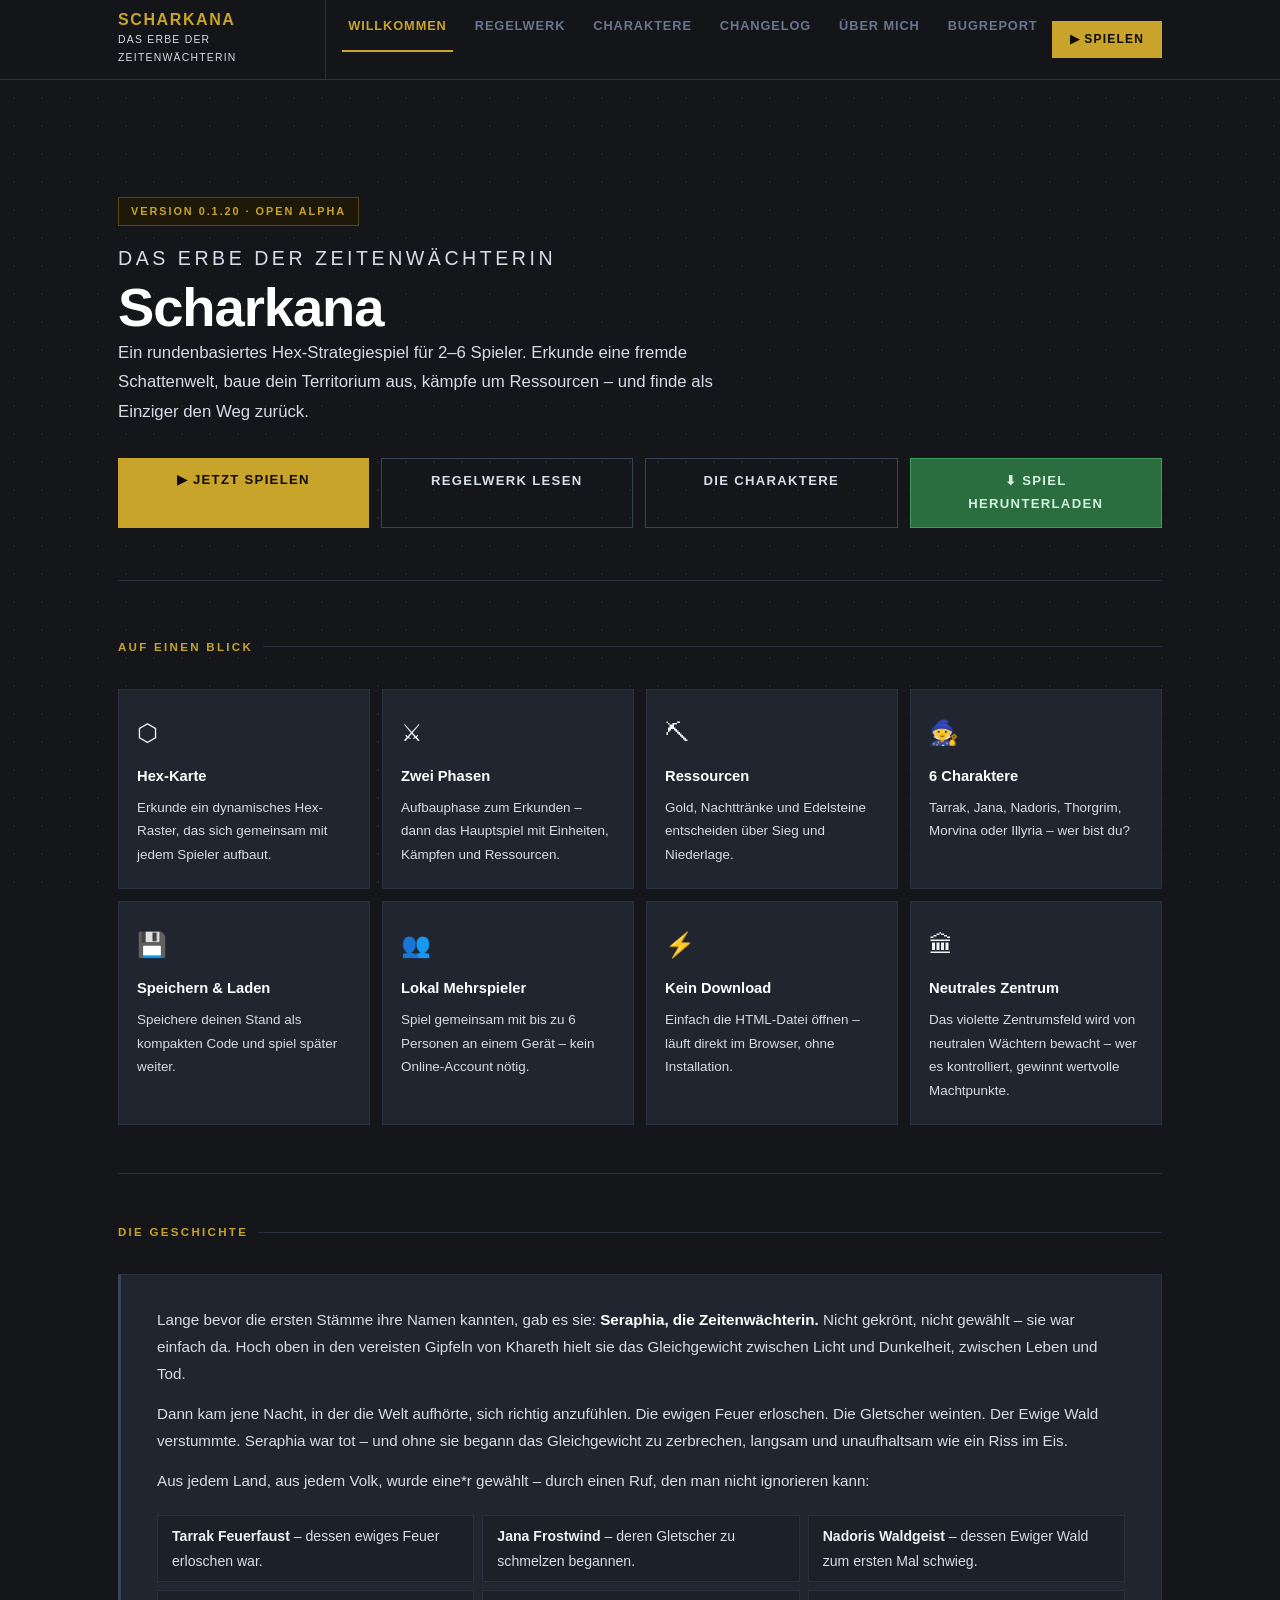
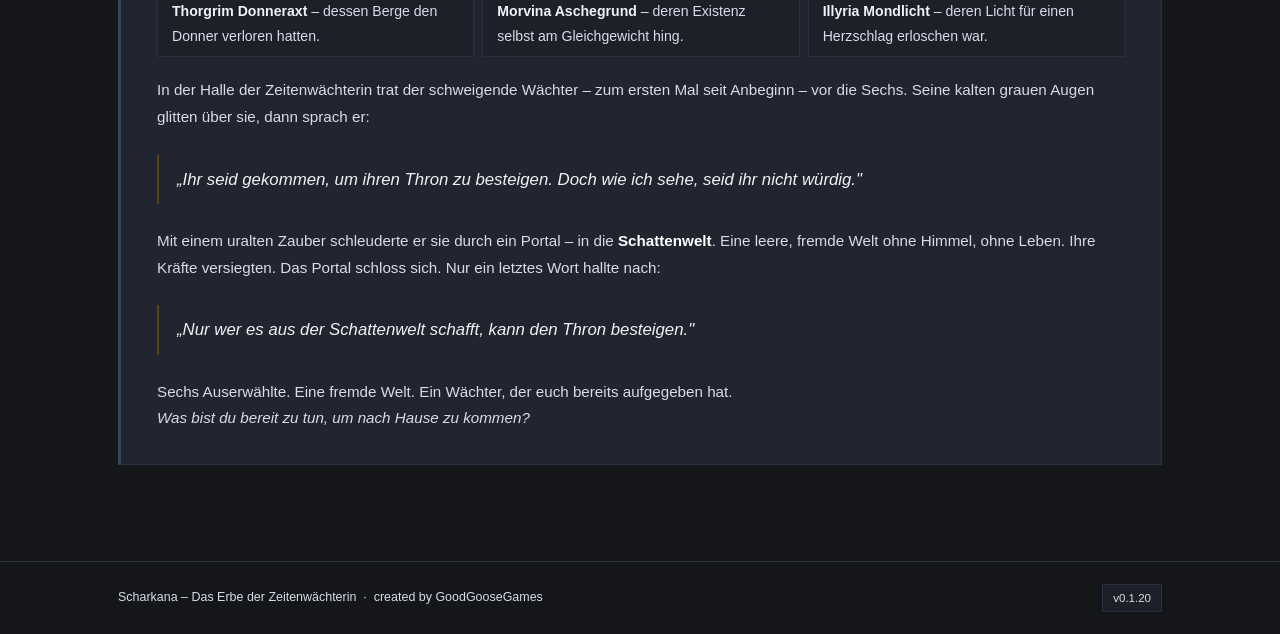
<file: index.html>
<!DOCTYPE html>
<html lang="de">
<head>
  <meta charset="UTF-8">
  <meta name="viewport" content="width=device-width, initial-scale=1.0">
  <title>Scharkana – Das Erbe der Zeitenwächterin</title>
  <link rel="preconnect" href="https://fonts.bunny.net">
  <link href="https://fonts.bunny.net/css?family=exo-2:400,400i,700,700i,900,900i&display=swap" rel="stylesheet">
  <link rel="stylesheet" href="style.css">
</head>
<body>

  <nav>
    <div class="nav-inner">
      <div class="nav-logo">
        <div class="nav-logo-title">Scharkana</div>
        <div class="nav-logo-sub">Das Erbe der Zeitenwächterin</div>
      </div>
      <a class="nav-btn" href="index.html" data-page="willkommen">Willkommen</a>
      <a class="nav-btn" href="regelwerk.html" data-page="regelwerk">Regelwerk</a>
      <a class="nav-btn" href="charaktere.html" data-page="charaktere">Charaktere</a>
      <a class="nav-btn" href="changelog.html" data-page="changelog">Changelog</a>
      <a class="nav-btn" href="ueber.html" data-page="ueber">Über mich</a>
      <a class="nav-btn" href="melden.html" data-page="melden">Bugreport</a>
      <a href="Scharkana_0.1.20.html" class="nav-play" target="_blank" rel="noopener">▶ Spielen</a>
    </div>
  </nav>

  <section class="section active" id="tab-willkommen">
    <div class="page-wrap">

      <!-- Hero -->
      <div class="hero">
        <div class="hero-badge">Version 0.1.20 · Open Alpha</div>
        <h1>
          <span class="eyebrow">Das Erbe der Zeitenwächterin</span>
          Scharkana
        </h1>
        <p>
          Ein rundenbasiertes Hex-Strategiespiel für 2–6 Spieler. Erkunde eine fremde Schattenwelt,
          baue dein Territorium aus, kämpfe um Ressourcen – und finde als Einziger den Weg zurück.
        </p>
        <div class="hero-btns">
          <a href="Scharkana_0.1.20.html" class="btn btn-primary" target="_blank" rel="noopener">▶ Jetzt spielen</a>
          <a href="regelwerk.html" class="btn btn-outline">Regelwerk lesen</a>
          <a href="charaktere.html" class="btn btn-outline">Die Charaktere</a>
          <a href="https://github.com/MellowCookey/Scharkana/raw/main/Scharkana%20-%20Alpha%20v0.1.20a.zip" class="btn btn-download" download="Scharkana - Alpha v0.1.20a.zip">⬇ Spiel herunterladen</a>
        </div>
      </div>


      <!-- Auf einen Blick -->
      <h2>Auf einen Blick</h2>
      <div class="feature-grid">
        <div class="feature-card">
          <span class="f-icon">⬡</span>
          <h3>Hex-Karte</h3>
          <p>Erkunde ein dynamisches Hex-Raster, das sich gemeinsam mit jedem Spieler aufbaut.</p>
        </div>
        <div class="feature-card">
          <span class="f-icon">⚔</span>
          <h3>Zwei Phasen</h3>
          <p>Aufbauphase zum Erkunden – dann das Hauptspiel mit Einheiten, Kämpfen und Ressourcen.</p>
        </div>
        <div class="feature-card">
          <span class="f-icon">⛏</span>
          <h3>Ressourcen</h3>
          <p>Gold, Nachttränke und Edelsteine entscheiden über Sieg und Niederlage.</p>
        </div>
        <div class="feature-card">
          <span class="f-icon">🧙</span>
          <h3>6 Charaktere</h3>
          <p>Tarrak, Jana, Nadoris, Thorgrim, Morvina oder Illyria – wer bist du?</p>
        </div>
        <div class="feature-card">
          <span class="f-icon">💾</span>
          <h3>Speichern & Laden</h3>
          <p>Speichere deinen Stand als kompakten Code und spiel später weiter.</p>
        </div>
        <div class="feature-card">
          <span class="f-icon">👥</span>
          <h3>Lokal Mehrspieler</h3>
          <p>Spiel gemeinsam mit bis zu 6 Personen an einem Gerät – kein Online-Account nötig.</p>
        </div>
        <div class="feature-card">
          <span class="f-icon">⚡</span>
          <h3>Kein Download</h3>
          <p>Einfach die HTML-Datei öffnen – läuft direkt im Browser, ohne Installation.</p>
        </div>
        <div class="feature-card">
          <span class="f-icon">🏛</span>
          <h3>Neutrales Zentrum</h3>
          <p>Das violette Zentrumsfeld wird von neutralen Wächtern bewacht – wer es kontrolliert, gewinnt wertvolle Machtpunkte.</p>
        </div>
      </div>

      <hr class="divider">

      <!-- Geschichte -->
      <h2>Die Geschichte</h2>
      <div class="story-block">
        <p>
          Lange bevor die ersten Stämme ihre Namen kannten, gab es sie: <strong>Seraphia, die Zeitenwächterin.</strong>
          Nicht gekrönt, nicht gewählt – sie war einfach da. Hoch oben in den vereisten Gipfeln von Khareth hielt sie
          das Gleichgewicht zwischen Licht und Dunkelheit, zwischen Leben und Tod.
        </p>
        <p>
          Dann kam jene Nacht, in der die Welt aufhörte, sich richtig anzufühlen. Die ewigen Feuer erloschen.
          Die Gletscher weinten. Der Ewige Wald verstummte. Seraphia war tot – und ohne sie begann das Gleichgewicht
          zu zerbrechen, langsam und unaufhaltsam wie ein Riss im Eis.
        </p>
        <p>Aus jedem Land, aus jedem Volk, wurde eine*r gewählt – durch einen Ruf, den man nicht ignorieren kann:</p>
        <div class="story-names">
          <div class="story-name-item"><strong>Tarrak Feuerfaust</strong> – dessen ewiges Feuer erloschen war.</div>
          <div class="story-name-item"><strong>Jana Frostwind</strong> – deren Gletscher zu schmelzen begannen.</div>
          <div class="story-name-item"><strong>Nadoris Waldgeist</strong> – dessen Ewiger Wald zum ersten Mal schwieg.</div>
          <div class="story-name-item"><strong>Thorgrim Donneraxt</strong> – dessen Berge den Donner verloren hatten.</div>
          <div class="story-name-item"><strong>Morvina Aschegrund</strong> – deren Existenz selbst am Gleichgewicht hing.</div>
          <div class="story-name-item"><strong>Illyria Mondlicht</strong> – deren Licht für einen Herzschlag erloschen war.</div>
        </div>
        <p>
          In der Halle der Zeitenwächterin trat der schweigende Wächter – zum ersten Mal seit Anbeginn – vor die Sechs.
          Seine kalten grauen Augen glitten über sie, dann sprach er:
        </p>
        <div class="story-quote">
          „Ihr seid gekommen, um ihren Thron zu besteigen. Doch wie ich sehe, seid ihr nicht würdig."
        </div>
        <p>
          Mit einem uralten Zauber schleuderte er sie durch ein Portal – in die <strong>Schattenwelt</strong>. Eine leere,
          fremde Welt ohne Himmel, ohne Leben. Ihre Kräfte versiegten. Das Portal schloss sich. Nur ein letztes
          Wort hallte nach:
        </p>
        <div class="story-quote">
          „Nur wer es aus der Schattenwelt schafft, kann den Thron besteigen."
        </div>
        <p>
          Sechs Auserwählte. Eine fremde Welt. Ein Wächter, der euch bereits aufgegeben hat.<br>
          <em>Was bist du bereit zu tun, um nach Hause zu kommen?</em>
        </p>
      </div>

    </div>
  </section>

  <footer>
    <div class="footer-inner">
      <p>Scharkana – Das Erbe der Zeitenwächterin &nbsp;·&nbsp; created by GoodGooseGames</p>
      <span class="footer-version">v0.1.20</span>
    </div>
  </footer>

  <script src="nav.js"></script>
</body>
</html>
</file>
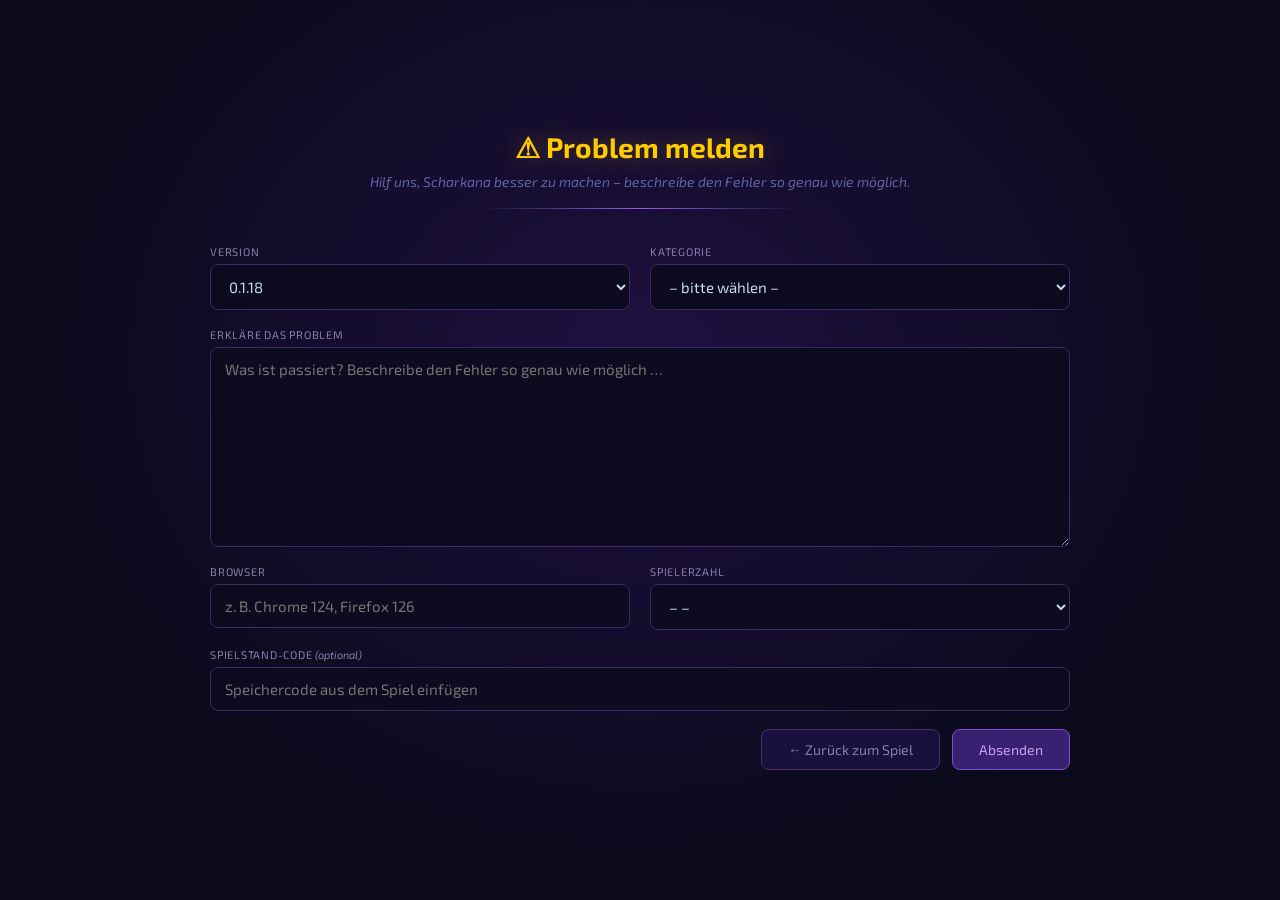
<file: bugreport.html>
<!DOCTYPE html>
<html lang="de">
<head>
  <meta charset="UTF-8">
  <meta name="viewport" content="width=device-width, initial-scale=1.0">
  <title>Scharkana – Problem melden</title>
  <link rel="preconnect" href="https://fonts.googleapis.com">
  <link href="https://fonts.googleapis.com/css2?family=Exo+2:ital,wght@0,400;0,700;1,400&display=swap" rel="stylesheet">
  <style>
    *, *::before, *::after { box-sizing: border-box; margin: 0; padding: 0; }

    body {
      background: #0a0a1a;
      color: #c8d8f0;
      font-family: 'Exo 2', sans-serif;
      min-height: 100vh;
      display: flex;
      align-items: center;
      justify-content: center;
      padding: 40px 24px;
    }

    /* Hintergrund-Verlauf */
    body::before {
      content: '';
      position: fixed; inset: 0;
      background: radial-gradient(ellipse at 50% 40%, #1e1040 0%, #0a0a1a 70%);
      z-index: 0;
    }

    .container {
      position: relative; z-index: 1;
      width: 100%; max-width: 860px;
    }

    /* Header */
    .header {
      text-align: center;
      margin-bottom: 36px;
    }
    .header h1 {
      font-size: 28px; font-weight: 700;
      color: #ffcc00;
      text-shadow: 0 0 24px rgba(255,200,0,.35);
      margin-bottom: 8px;
    }
    .header p {
      color: #6660aa; font-size: 14px; font-style: italic;
    }
    .header .divider {
      height: 1px; margin: 18px auto 0;
      width: 320px;
      background: linear-gradient(90deg, transparent, #9b5de5, transparent);
    }

    /* Statusboxen */
    #brSuccess {
      display: none;
      background: #0d2010; border: 1px solid #1a4a22;
      border-radius: 8px; padding: 14px 18px; margin-bottom: 20px;
      color: #55cc66; font-weight: 700; font-size: 14px;
    }
    #brErrorBox {
      display: none;
      background: #1a0a0a; border: 1px solid #6a1a1a;
      border-radius: 8px; padding: 14px 18px; margin-bottom: 20px;
      color: #ff6644; font-weight: 700; font-size: 14px;
    }

    /* Formular */
    .form-row { display: grid; grid-template-columns: 1fr 1fr; gap: 20px; }
    .form-grp  { display: flex; flex-direction: column; gap: 6px; margin-bottom: 18px; }

    .form-grp label {
      color: #8880aa; font-size: 11px;
      text-transform: uppercase; letter-spacing: .07em;
    }
    .form-grp label em { text-transform: none; letter-spacing: 0; font-size: 11px; }

    .form-grp input,
    .form-grp select,
    .form-grp textarea {
      background: #0d0b20; color: #c8d8f0;
      border: 1px solid #3a2868; border-radius: 8px;
      padding: 12px 14px; font-family: 'Exo 2', sans-serif;
      font-size: 15px; outline: none;
      transition: border-color .15s, box-shadow .15s;
    }
    .form-grp input:focus,
    .form-grp select:focus,
    .form-grp textarea:focus {
      border-color: #7b4fd4;
      box-shadow: 0 0 0 3px rgba(123,79,212,.15);
    }
    .form-grp textarea  { min-height: 100px; resize: vertical; }
    .form-grp select option { background: #12102a; }

    /* Buttons */
    .btn-row {
      display: flex; gap: 12px; justify-content: flex-end;
      margin-top: 8px;
    }
    .btn {
      border-radius: 8px; padding: 11px 26px;
      font-family: 'Exo 2', sans-serif; font-size: 14px;
      cursor: pointer; border: 1px solid; transition: filter .15s;
    }
    .btn:hover { filter: brightness(1.18); }
    .btn-cancel  { background: #1a1040; color: #8880aa; border-color: #4a3060; }
    .btn-primary { background: #1a3020; color: #80e8a0; border-color: #40aa60; }
    .btn-submit  { background: #3a2070; color: #c8a0f0; border-color: #7b4fd4; }
    .btn:disabled { opacity: .5; cursor: not-allowed; filter: none; }

    @media (max-width: 600px) {
      .form-row { grid-template-columns: 1fr; }
      .btn-row  { flex-direction: column; }
    }
  </style>
</head>
<body>
  <div class="container">
    <div class="header">
      <h1>⚠ Problem melden</h1>
      <p>Hilf uns, Scharkana besser zu machen – beschreibe den Fehler so genau wie möglich.</p>
      <div class="divider"></div>
    </div>

    <div id="brSuccess">✓ Bugreport erfolgreich gesendet – vielen Dank!</div>
    <div id="brErrorBox">Fehler beim Senden – bitte versuche es erneut.</div>

    <form id="bugreport-form">
      <div class="form-row">
        <div class="form-grp">
          <label>Version</label>
          <select id="br-version" name="version">
            <option>0.1.18</option>
            <option>0.1.17</option>
            <option>0.1.16</option>
            <option>Andere</option>
          </select>
        </div>
        <div class="form-grp">
          <label>Kategorie</label>
          <select id="br-kategorie" name="kategorie">
            <option value="">– bitte wählen –</option>
            <option>Spiellogik / Regelverstoß</option>
            <option>Darstellungsfehler / Grafik</option>
            <option>Absturz / Einfrieren</option>
            <option>Speichern &amp; Laden</option>
            <option>Musik / Ton</option>
            <option>Sonstiges</option>
          </select>
        </div>
      </div>

      <div class="form-grp">
        <label>Erkläre das Problem</label>
        <textarea id="br-beschreibung" name="beschreibung" placeholder="Was ist passiert? Beschreibe den Fehler so genau wie möglich …" style="min-height: 200px;"></textarea>
      </div>

      <div class="form-row">
        <div class="form-grp">
          <label>Browser</label>
          <input type="text" id="br-browser" name="browser" placeholder="z. B. Chrome 124, Firefox 126">
        </div>
        <div class="form-grp">
          <label>Spielerzahl</label>
          <select id="br-spielerzahl" name="spielerzahl">
            <option value="">– –</option>
            <option>2</option><option>3</option><option>4</option>
            <option>5</option><option>6</option>
          </select>
        </div>
      </div>

      <div class="form-grp">
        <label>Spielstand-Code <em>(optional)</em></label>
        <input type="text" id="br-spielstand" name="spielstand" placeholder="Speichercode aus dem Spiel einfügen">
      </div>

      <div class="btn-row">
        <button type="button" class="btn btn-cancel" id="btnBack">← Zurück zum Spiel</button>
        <button type="submit" class="btn btn-submit" id="btnSubmit">Absenden</button>
      </div>
    </form>
  </div>

  <script>
    // Spielstand-Code aus URL-Parameter übernehmen
    const params = new URLSearchParams(window.location.search);
    if (params.get('code')) {
      document.getElementById('br-spielstand').value = params.get('code');
    }

    // Zurück zum Spiel – Tab schließen
    document.getElementById('btnBack').addEventListener('click', () => {
      window.close();
    });

    // Formular absenden
    document.getElementById('bugreport-form').addEventListener('submit', async e => {
      e.preventDefault();
      const btn = document.getElementById('btnSubmit');
      btn.disabled = true; btn.textContent = 'Wird gesendet …';
      document.getElementById('brSuccess').style.display  = 'none';
      document.getElementById('brErrorBox').style.display = 'none';
      try {
        const resp = await fetch('https://formspree.io/f/mlgajwyb', {
          method: 'POST', body: new FormData(e.target),
          headers: { Accept: 'application/json' }
        });
        if (resp.ok) {
          e.target.reset();
          document.getElementById('brSuccess').style.display = 'block';
          window.scrollTo({ top: 0, behavior: 'smooth' });
          setTimeout(() => window.close(), 3000);
        } else { throw new Error(); }
      } catch {
        document.getElementById('brErrorBox').style.display = 'block';
        window.scrollTo({ top: 0, behavior: 'smooth' });
      } finally {
        btn.disabled = false; btn.textContent = 'Absenden';
      }
    });
  </script>
</body>
</html>
</file>
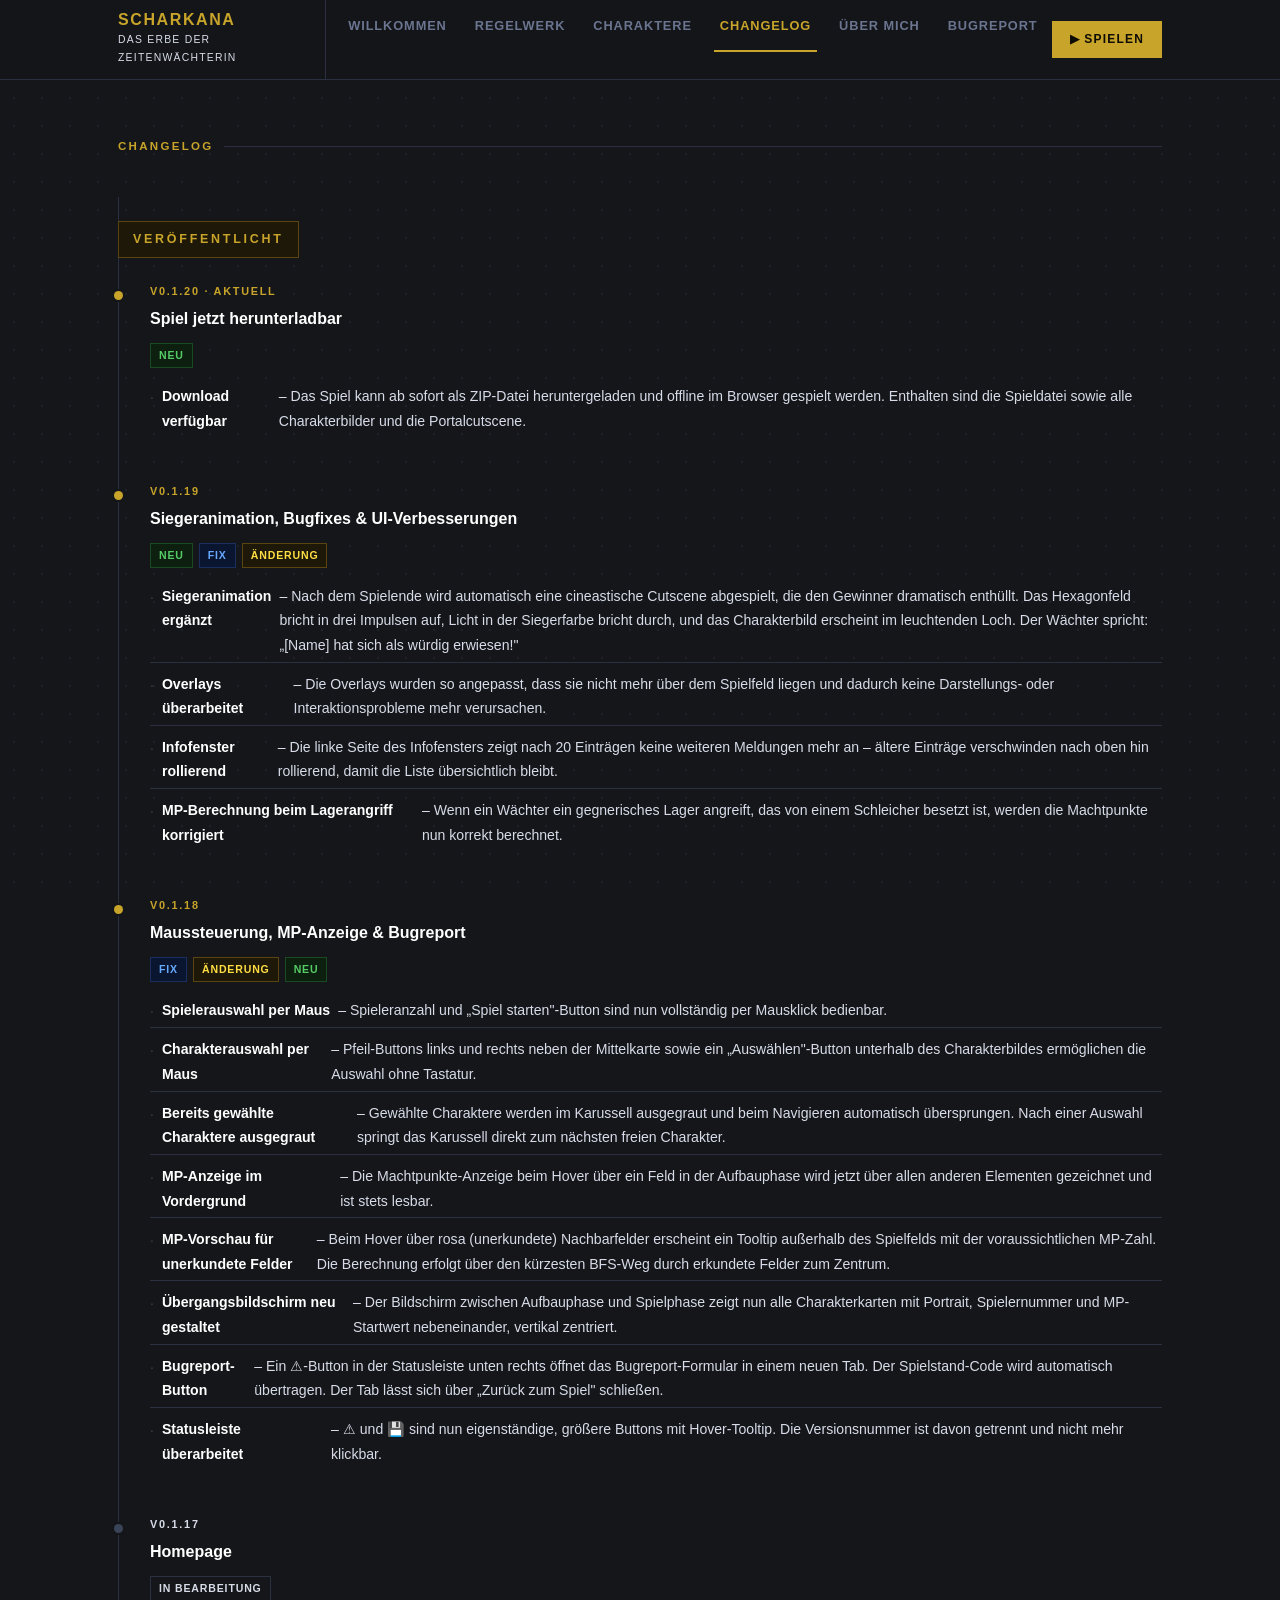
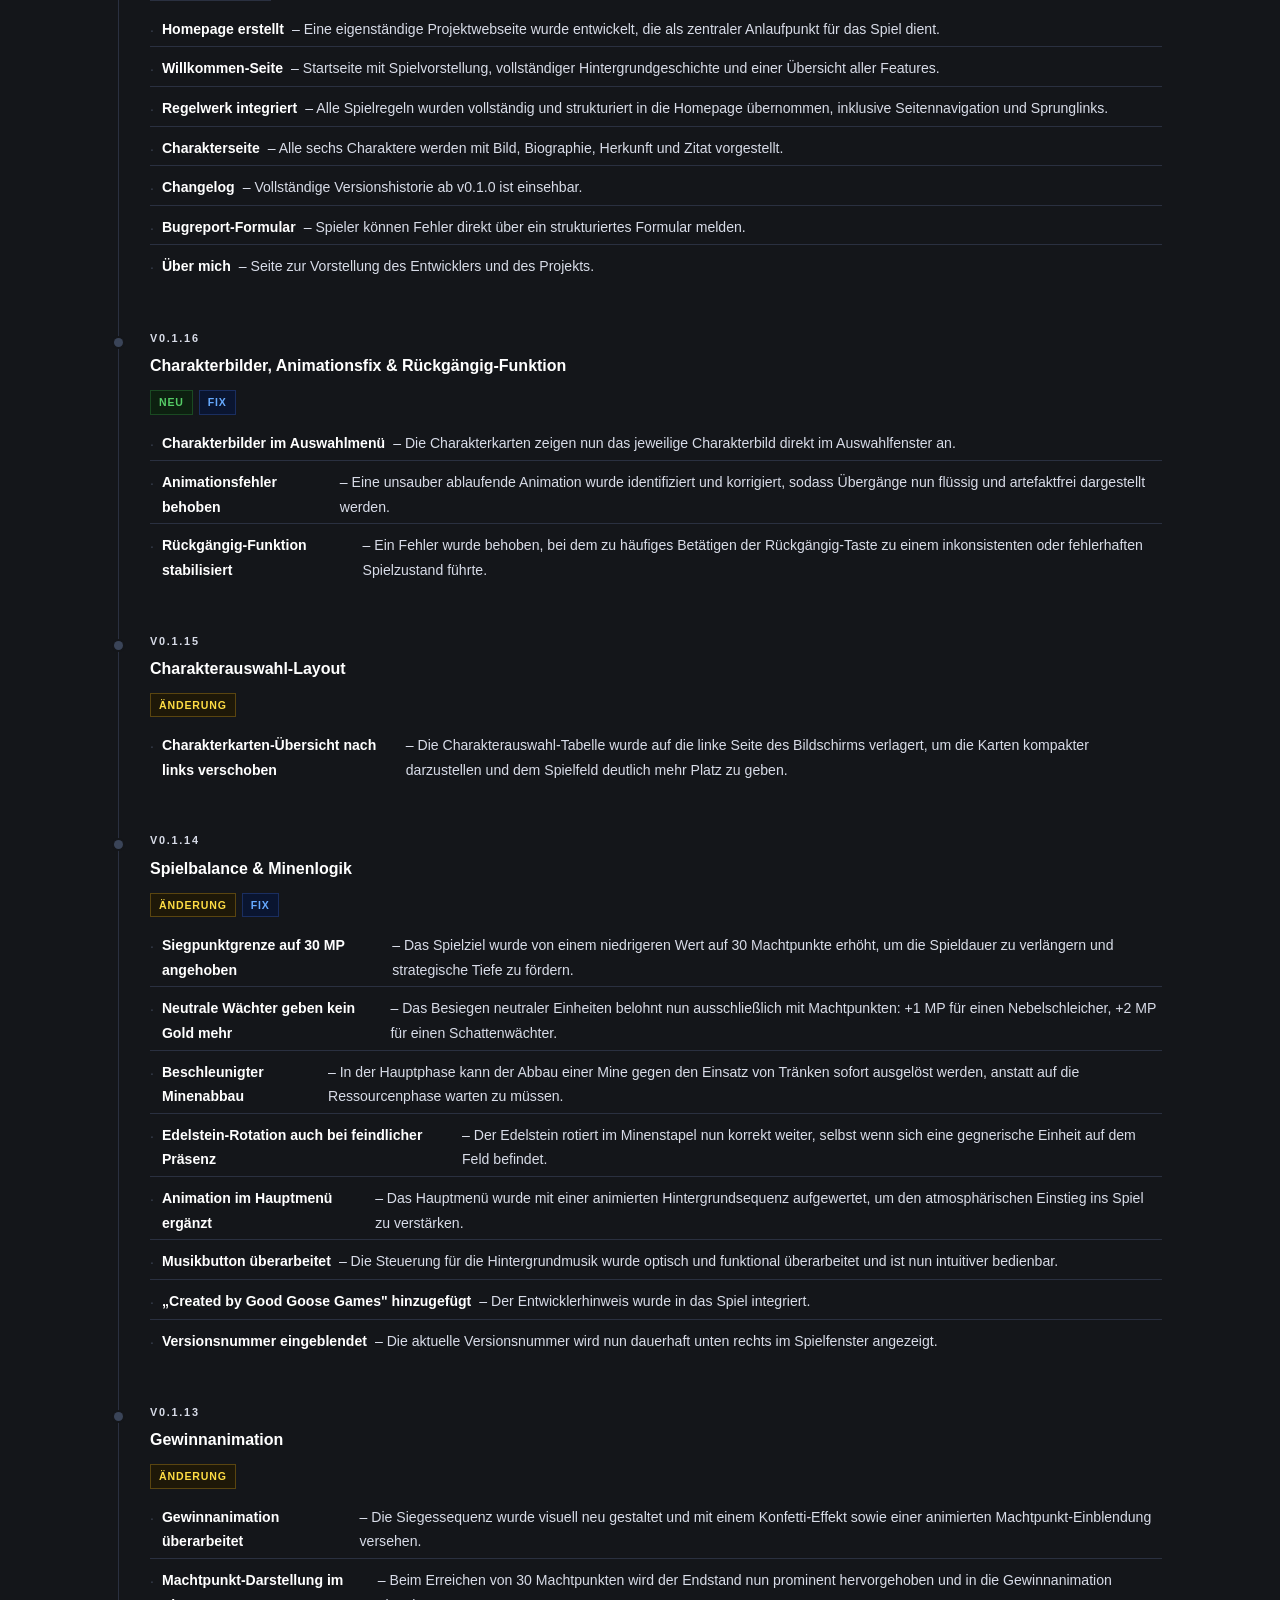
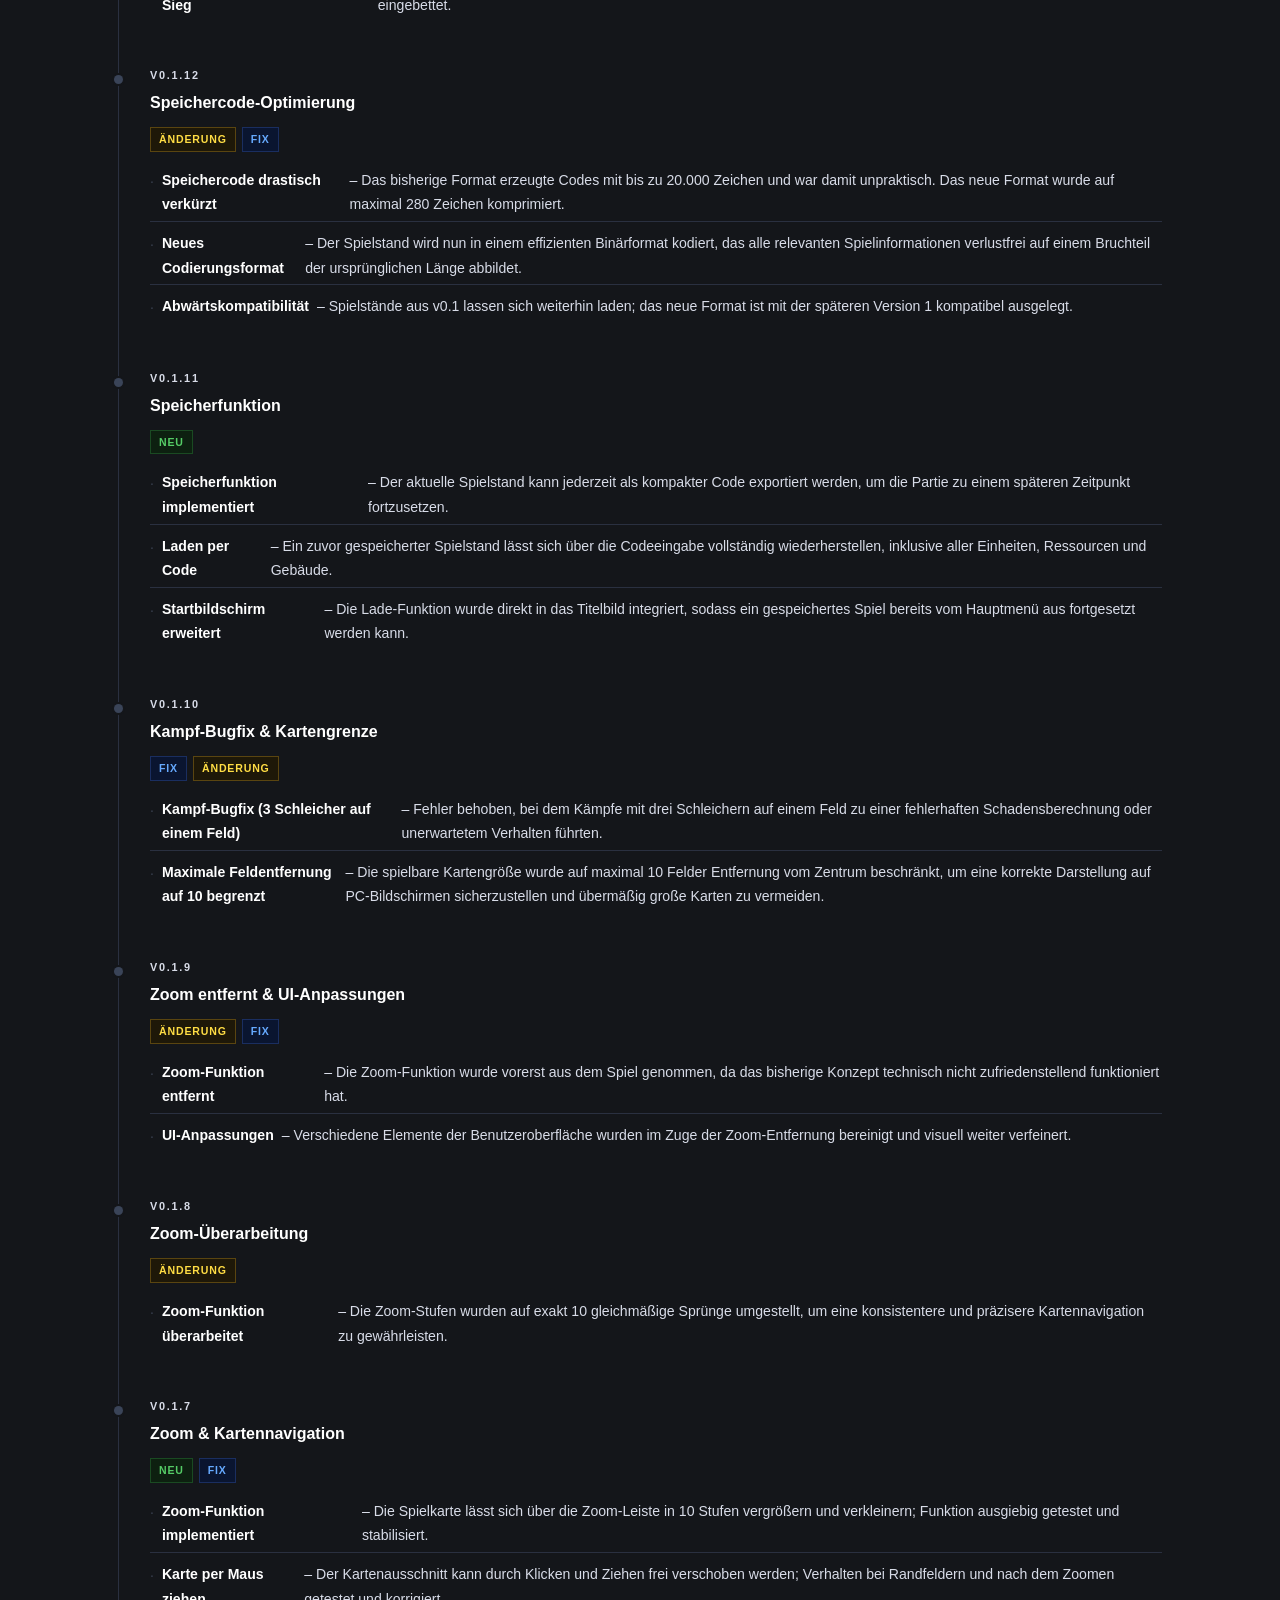
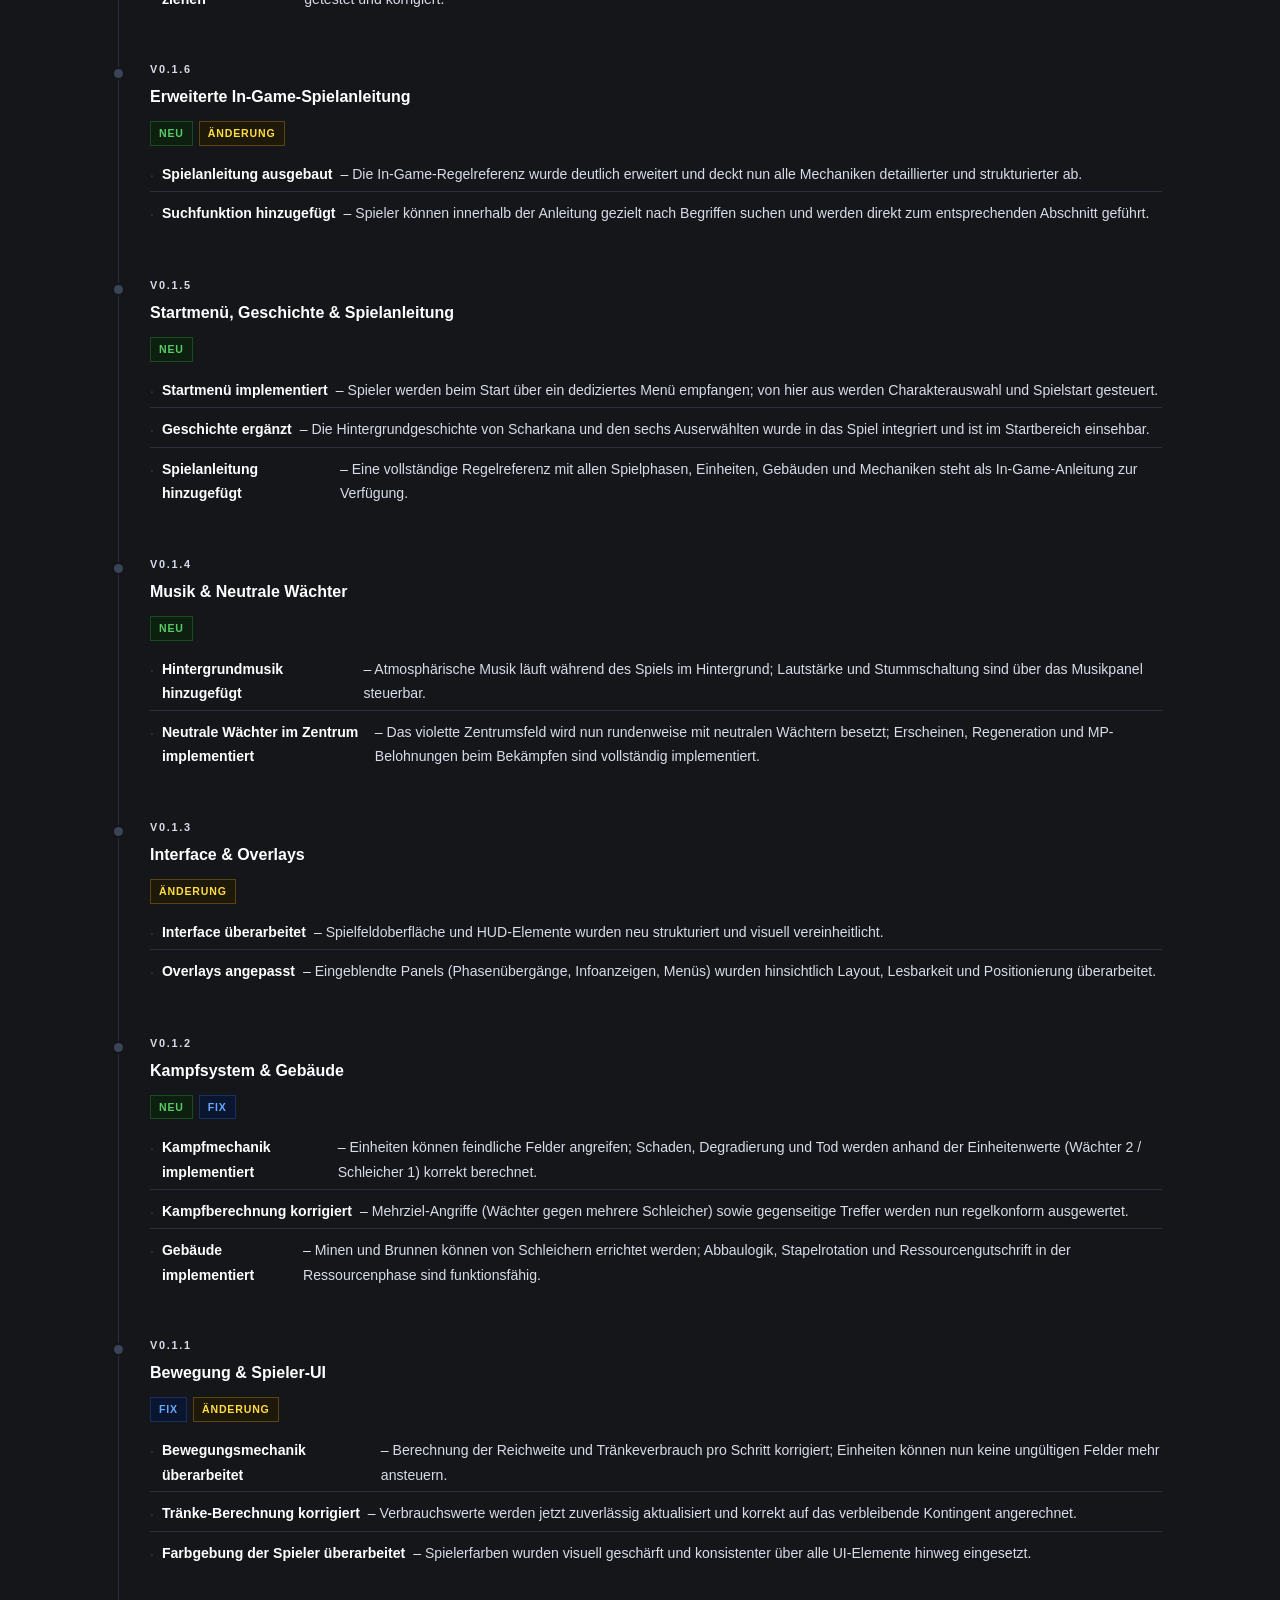
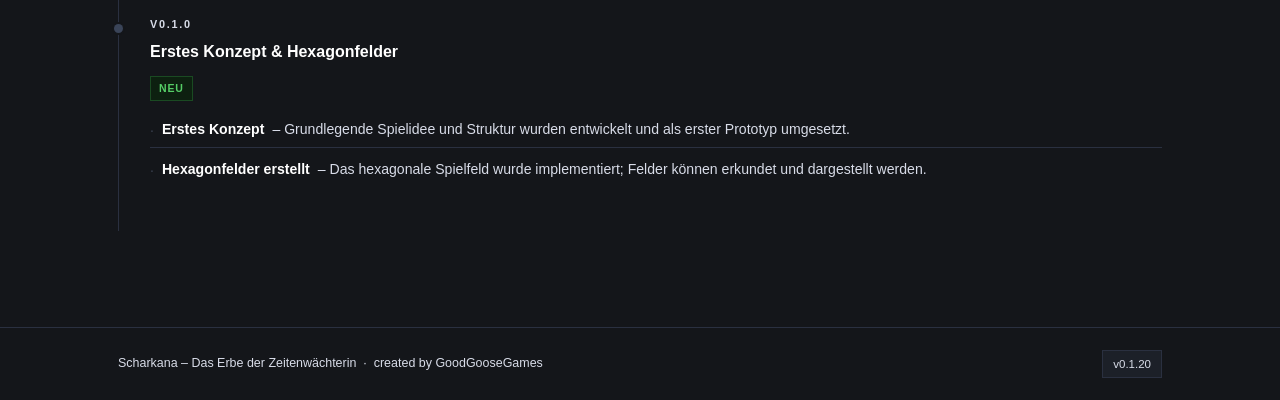
<file: changelog.html>
<!DOCTYPE html>
<html lang="de">
<head>
  <meta charset="UTF-8">
  <meta name="viewport" content="width=device-width, initial-scale=1.0">
  <title>Scharkana – Changelog</title>
  <link rel="preconnect" href="https://fonts.bunny.net">
  <link href="https://fonts.bunny.net/css?family=exo-2:400,400i,700,700i,900,900i&display=swap" rel="stylesheet">
  <link rel="stylesheet" href="style.css">
</head>
<body>

  <nav>
    <div class="nav-inner">
      <div class="nav-logo">
        <div class="nav-logo-title">Scharkana</div>
        <div class="nav-logo-sub">Das Erbe der Zeitenwächterin</div>
      </div>
      <a class="nav-btn" href="index.html" data-page="willkommen">Willkommen</a>
      <a class="nav-btn" href="regelwerk.html" data-page="regelwerk">Regelwerk</a>
      <a class="nav-btn" href="charaktere.html" data-page="charaktere">Charaktere</a>
      <a class="nav-btn" href="changelog.html" data-page="changelog">Changelog</a>
      <a class="nav-btn" href="ueber.html" data-page="ueber">Über mich</a>
      <a class="nav-btn" href="melden.html" data-page="melden">Bugreport</a>
      <a href="Scharkana_0.1.20.html" class="nav-play" target="_blank" rel="noopener">▶ Spielen</a>
    </div>
  </nav>

  <section class="section active" id="tab-changelog">
    <div class="page-wrap">
      <h2>Changelog</h2>

      <div class="changelog-list">

        <div class="cl-section-label label-released">Veröffentlicht</div>

        <div class="cl-entry">
          <div class="cl-version">v0.1.20 · Aktuell</div>
          <h3>Spiel jetzt herunterladbar</h3>
          <div class="cl-tags">
            <span class="tag tag-new">Neu</span>
          </div>
          <ul>
            <li><strong>Download verfügbar</strong> – Das Spiel kann ab sofort als ZIP-Datei heruntergeladen und offline im Browser gespielt werden. Enthalten sind die Spieldatei sowie alle Charakterbilder und die Portalcutscene.</li>
          </ul>
        </div>

        <div class="cl-entry">
          <div class="cl-version">v0.1.19</div>
          <h3>Siegeranimation, Bugfixes &amp; UI-Verbesserungen</h3>
          <div class="cl-tags">
            <span class="tag tag-new">Neu</span>
            <span class="tag tag-fix">Fix</span>
            <span class="tag tag-change">Änderung</span>
          </div>
          <ul>
            <li><strong>Siegeranimation ergänzt</strong> – Nach dem Spielende wird automatisch eine cineastische Cutscene abgespielt, die den Gewinner dramatisch enthüllt. Das Hexagonfeld bricht in drei Impulsen auf, Licht in der Siegerfarbe bricht durch, und das Charakterbild erscheint im leuchtenden Loch. Der Wächter spricht: „[Name] hat sich als würdig erwiesen!"</li>
            <li><strong>Overlays überarbeitet</strong> – Die Overlays wurden so angepasst, dass sie nicht mehr über dem Spielfeld liegen und dadurch keine Darstellungs- oder Interaktionsprobleme mehr verursachen.</li>
            <li><strong>Infofenster rollierend</strong> – Die linke Seite des Infofensters zeigt nach 20 Einträgen keine weiteren Meldungen mehr an – ältere Einträge verschwinden nach oben hin rollierend, damit die Liste übersichtlich bleibt.</li>
            <li><strong>MP-Berechnung beim Lagerangriff korrigiert</strong> – Wenn ein Wächter ein gegnerisches Lager angreift, das von einem Schleicher besetzt ist, werden die Machtpunkte nun korrekt berechnet.</li>
          </ul>
        </div>

        <div class="cl-entry">
          <div class="cl-version">v0.1.18</div>
          <h3>Maussteuerung, MP-Anzeige &amp; Bugreport</h3>
          <div class="cl-tags">
            <span class="tag tag-fix">Fix</span>
            <span class="tag tag-change">Änderung</span>
            <span class="tag tag-new">Neu</span>
          </div>
          <ul>
            <li><strong>Spielerauswahl per Maus</strong> – Spieleranzahl und „Spiel starten"-Button sind nun vollständig per Mausklick bedienbar.</li>
            <li><strong>Charakterauswahl per Maus</strong> – Pfeil-Buttons links und rechts neben der Mittelkarte sowie ein „Auswählen"-Button unterhalb des Charakterbildes ermöglichen die Auswahl ohne Tastatur.</li>
            <li><strong>Bereits gewählte Charaktere ausgegraut</strong> – Gewählte Charaktere werden im Karussell ausgegraut und beim Navigieren automatisch übersprungen. Nach einer Auswahl springt das Karussell direkt zum nächsten freien Charakter.</li>
            <li><strong>MP-Anzeige im Vordergrund</strong> – Die Machtpunkte-Anzeige beim Hover über ein Feld in der Aufbauphase wird jetzt über allen anderen Elementen gezeichnet und ist stets lesbar.</li>
            <li><strong>MP-Vorschau für unerkundete Felder</strong> – Beim Hover über rosa (unerkundete) Nachbarfelder erscheint ein Tooltip außerhalb des Spielfelds mit der voraussichtlichen MP-Zahl. Die Berechnung erfolgt über den kürzesten BFS-Weg durch erkundete Felder zum Zentrum.</li>
            <li><strong>Übergangsbildschirm neu gestaltet</strong> – Der Bildschirm zwischen Aufbauphase und Spielphase zeigt nun alle Charakterkarten mit Portrait, Spielernummer und MP-Startwert nebeneinander, vertikal zentriert.</li>
            <li><strong>Bugreport-Button</strong> – Ein ⚠-Button in der Statusleiste unten rechts öffnet das Bugreport-Formular in einem neuen Tab. Der Spielstand-Code wird automatisch übertragen. Der Tab lässt sich über „Zurück zum Spiel" schließen.</li>
            <li><strong>Statusleiste überarbeitet</strong> – ⚠ und 💾 sind nun eigenständige, größere Buttons mit Hover-Tooltip. Die Versionsnummer ist davon getrennt und nicht mehr klickbar.</li>

          </ul>
        </div>

        <div class="cl-entry old">
          <div class="cl-version">v0.1.17</div>
          <h3>Homepage</h3>
          <div class="cl-tags">
            <span class="tag tag-wip">In Bearbeitung</span>
          </div>
          <ul>
            <li><strong>Homepage erstellt</strong> – Eine eigenständige Projektwebseite wurde entwickelt, die als zentraler Anlaufpunkt für das Spiel dient.</li>
            <li><strong>Willkommen-Seite</strong> – Startseite mit Spielvorstellung, vollständiger Hintergrundgeschichte und einer Übersicht aller Features.</li>
            <li><strong>Regelwerk integriert</strong> – Alle Spielregeln wurden vollständig und strukturiert in die Homepage übernommen, inklusive Seitennavigation und Sprunglinks.</li>
            <li><strong>Charakterseite</strong> – Alle sechs Charaktere werden mit Bild, Biographie, Herkunft und Zitat vorgestellt.</li>
            <li><strong>Changelog</strong> – Vollständige Versionshistorie ab v0.1.0 ist einsehbar.</li>
            <li><strong>Bugreport-Formular</strong> – Spieler können Fehler direkt über ein strukturiertes Formular melden.</li>
            <li><strong>Über mich</strong> – Seite zur Vorstellung des Entwicklers und des Projekts.</li>
          </ul>
        </div>

        <div class="cl-entry old">
          <div class="cl-version">v0.1.16</div>
          <h3>Charakterbilder, Animationsfix &amp; Rückgängig-Funktion</h3>
          <div class="cl-tags">
            <span class="tag tag-new">Neu</span>
            <span class="tag tag-fix">Fix</span>
          </div>
          <ul>
            <li><strong>Charakterbilder im Auswahlmenü</strong> – Die Charakterkarten zeigen nun das jeweilige Charakterbild direkt im Auswahlfenster an.</li>
            <li><strong>Animationsfehler behoben</strong> – Eine unsauber ablaufende Animation wurde identifiziert und korrigiert, sodass Übergänge nun flüssig und artefaktfrei dargestellt werden.</li>
            <li><strong>Rückgängig-Funktion stabilisiert</strong> – Ein Fehler wurde behoben, bei dem zu häufiges Betätigen der Rückgängig-Taste zu einem inkonsistenten oder fehlerhaften Spielzustand führte.</li>
          </ul>
        </div>

        <div class="cl-entry old">
          <div class="cl-version">v0.1.15</div>
          <h3>Charakterauswahl-Layout</h3>
          <div class="cl-tags">
            <span class="tag tag-change">Änderung</span>
          </div>
          <ul>
            <li><strong>Charakterkarten-Übersicht nach links verschoben</strong> – Die Charakterauswahl-Tabelle wurde auf die linke Seite des Bildschirms verlagert, um die Karten kompakter darzustellen und dem Spielfeld deutlich mehr Platz zu geben.</li>
          </ul>
        </div>

        <div class="cl-entry old">
          <div class="cl-version">v0.1.14</div>
          <h3>Spielbalance &amp; Minenlogik</h3>
          <div class="cl-tags">
            <span class="tag tag-change">Änderung</span>
            <span class="tag tag-fix">Fix</span>
          </div>
          <ul>
            <li><strong>Siegpunktgrenze auf 30 MP angehoben</strong> – Das Spielziel wurde von einem niedrigeren Wert auf 30 Machtpunkte erhöht, um die Spieldauer zu verlängern und strategische Tiefe zu fördern.</li>
            <li><strong>Neutrale Wächter geben kein Gold mehr</strong> – Das Besiegen neutraler Einheiten belohnt nun ausschließlich mit Machtpunkten: +1 MP für einen Nebelschleicher, +2 MP für einen Schattenwächter.</li>
            <li><strong>Beschleunigter Minenabbau</strong> – In der Hauptphase kann der Abbau einer Mine gegen den Einsatz von Tränken sofort ausgelöst werden, anstatt auf die Ressourcenphase warten zu müssen.</li>
            <li><strong>Edelstein-Rotation auch bei feindlicher Präsenz</strong> – Der Edelstein rotiert im Minenstapel nun korrekt weiter, selbst wenn sich eine gegnerische Einheit auf dem Feld befindet.</li>
            <li><strong>Animation im Hauptmenü ergänzt</strong> – Das Hauptmenü wurde mit einer animierten Hintergrundsequenz aufgewertet, um den atmosphärischen Einstieg ins Spiel zu verstärken.</li>
            <li><strong>Musikbutton überarbeitet</strong> – Die Steuerung für die Hintergrundmusik wurde optisch und funktional überarbeitet und ist nun intuitiver bedienbar.</li>
            <li><strong>„Created by Good Goose Games" hinzugefügt</strong> – Der Entwicklerhinweis wurde in das Spiel integriert.</li>
            <li><strong>Versionsnummer eingeblendet</strong> – Die aktuelle Versionsnummer wird nun dauerhaft unten rechts im Spielfenster angezeigt.</li>
          </ul>
        </div>

        <div class="cl-entry old">
          <div class="cl-version">v0.1.13</div>
          <h3>Gewinnanimation</h3>
          <div class="cl-tags">
            <span class="tag tag-change">Änderung</span>
          </div>
          <ul>
            <li><strong>Gewinnanimation überarbeitet</strong> – Die Siegessequenz wurde visuell neu gestaltet und mit einem Konfetti-Effekt sowie einer animierten Machtpunkt-Einblendung versehen.</li>
            <li><strong>Machtpunkt-Darstellung im Sieg</strong> – Beim Erreichen von 30 Machtpunkten wird der Endstand nun prominent hervorgehoben und in die Gewinnanimation eingebettet.</li>
          </ul>
        </div>

        <div class="cl-entry old">
          <div class="cl-version">v0.1.12</div>
          <h3>Speichercode-Optimierung</h3>
          <div class="cl-tags">
            <span class="tag tag-change">Änderung</span>
            <span class="tag tag-fix">Fix</span>
          </div>
          <ul>
            <li><strong>Speichercode drastisch verkürzt</strong> – Das bisherige Format erzeugte Codes mit bis zu 20.000 Zeichen und war damit unpraktisch. Das neue Format wurde auf maximal 280 Zeichen komprimiert.</li>
            <li><strong>Neues Codierungsformat</strong> – Der Spielstand wird nun in einem effizienten Binärformat kodiert, das alle relevanten Spielinformationen verlustfrei auf einem Bruchteil der ursprünglichen Länge abbildet.</li>
            <li><strong>Abwärtskompatibilität</strong> – Spielstände aus v0.1 lassen sich weiterhin laden; das neue Format ist mit der späteren Version 1 kompatibel ausgelegt.</li>
          </ul>
        </div>

        <div class="cl-entry old">
          <div class="cl-version">v0.1.11</div>
          <h3>Speicherfunktion</h3>
          <div class="cl-tags">
            <span class="tag tag-new">Neu</span>
          </div>
          <ul>
            <li><strong>Speicherfunktion implementiert</strong> – Der aktuelle Spielstand kann jederzeit als kompakter Code exportiert werden, um die Partie zu einem späteren Zeitpunkt fortzusetzen.</li>
            <li><strong>Laden per Code</strong> – Ein zuvor gespeicherter Spielstand lässt sich über die Codeeingabe vollständig wiederherstellen, inklusive aller Einheiten, Ressourcen und Gebäude.</li>
            <li><strong>Startbildschirm erweitert</strong> – Die Lade-Funktion wurde direkt in das Titelbild integriert, sodass ein gespeichertes Spiel bereits vom Hauptmenü aus fortgesetzt werden kann.</li>
          </ul>
        </div>

        <div class="cl-entry old">
          <div class="cl-version">v0.1.10</div>
          <h3>Kampf-Bugfix &amp; Kartengrenze</h3>
          <div class="cl-tags">
            <span class="tag tag-fix">Fix</span>
            <span class="tag tag-change">Änderung</span>
          </div>
          <ul>
            <li><strong>Kampf-Bugfix (3 Schleicher auf einem Feld)</strong> – Fehler behoben, bei dem Kämpfe mit drei Schleichern auf einem Feld zu einer fehlerhaften Schadensberechnung oder unerwartetem Verhalten führten.</li>
            <li><strong>Maximale Feldentfernung auf 10 begrenzt</strong> – Die spielbare Kartengröße wurde auf maximal 10 Felder Entfernung vom Zentrum beschränkt, um eine korrekte Darstellung auf PC-Bildschirmen sicherzustellen und übermäßig große Karten zu vermeiden.</li>
          </ul>
        </div>

        <div class="cl-entry old">
          <div class="cl-version">v0.1.9</div>
          <h3>Zoom entfernt &amp; UI-Anpassungen</h3>
          <div class="cl-tags">
            <span class="tag tag-change">Änderung</span>
            <span class="tag tag-fix">Fix</span>
          </div>
          <ul>
            <li><strong>Zoom-Funktion entfernt</strong> – Die Zoom-Funktion wurde vorerst aus dem Spiel genommen, da das bisherige Konzept technisch nicht zufriedenstellend funktioniert hat.</li>
            <li><strong>UI-Anpassungen</strong> – Verschiedene Elemente der Benutzeroberfläche wurden im Zuge der Zoom-Entfernung bereinigt und visuell weiter verfeinert.</li>
          </ul>
        </div>

        <div class="cl-entry old">
          <div class="cl-version">v0.1.8</div>
          <h3>Zoom-Überarbeitung</h3>
          <div class="cl-tags">
            <span class="tag tag-change">Änderung</span>
          </div>
          <ul>
            <li><strong>Zoom-Funktion überarbeitet</strong> – Die Zoom-Stufen wurden auf exakt 10 gleichmäßige Sprünge umgestellt, um eine konsistentere und präzisere Kartennavigation zu gewährleisten.</li>
          </ul>
        </div>

        <div class="cl-entry old">
          <div class="cl-version">v0.1.7</div>
          <h3>Zoom &amp; Kartennavigation</h3>
          <div class="cl-tags">
            <span class="tag tag-new">Neu</span>
            <span class="tag tag-fix">Fix</span>
          </div>
          <ul>
            <li><strong>Zoom-Funktion implementiert</strong> – Die Spielkarte lässt sich über die Zoom-Leiste in 10 Stufen vergrößern und verkleinern; Funktion ausgiebig getestet und stabilisiert.</li>
            <li><strong>Karte per Maus ziehen</strong> – Der Kartenausschnitt kann durch Klicken und Ziehen frei verschoben werden; Verhalten bei Randfeldern und nach dem Zoomen getestet und korrigiert.</li>
          </ul>
        </div>

        <div class="cl-entry old">
          <div class="cl-version">v0.1.6</div>
          <h3>Erweiterte In-Game-Spielanleitung</h3>
          <div class="cl-tags">
            <span class="tag tag-new">Neu</span>
            <span class="tag tag-change">Änderung</span>
          </div>
          <ul>
            <li><strong>Spielanleitung ausgebaut</strong> – Die In-Game-Regelreferenz wurde deutlich erweitert und deckt nun alle Mechaniken detaillierter und strukturierter ab.</li>
            <li><strong>Suchfunktion hinzugefügt</strong> – Spieler können innerhalb der Anleitung gezielt nach Begriffen suchen und werden direkt zum entsprechenden Abschnitt geführt.</li>
          </ul>
        </div>

        <div class="cl-entry old">
          <div class="cl-version">v0.1.5</div>
          <h3>Startmenü, Geschichte &amp; Spielanleitung</h3>
          <div class="cl-tags">
            <span class="tag tag-new">Neu</span>
          </div>
          <ul>
            <li><strong>Startmenü implementiert</strong> – Spieler werden beim Start über ein dediziertes Menü empfangen; von hier aus werden Charakterauswahl und Spielstart gesteuert.</li>
            <li><strong>Geschichte ergänzt</strong> – Die Hintergrundgeschichte von Scharkana und den sechs Auserwählten wurde in das Spiel integriert und ist im Startbereich einsehbar.</li>
            <li><strong>Spielanleitung hinzugefügt</strong> – Eine vollständige Regelreferenz mit allen Spielphasen, Einheiten, Gebäuden und Mechaniken steht als In-Game-Anleitung zur Verfügung.</li>
          </ul>
        </div>

        <div class="cl-entry old">
          <div class="cl-version">v0.1.4</div>
          <h3>Musik &amp; Neutrale Wächter</h3>
          <div class="cl-tags">
            <span class="tag tag-new">Neu</span>
          </div>
          <ul>
            <li><strong>Hintergrundmusik hinzugefügt</strong> – Atmosphärische Musik läuft während des Spiels im Hintergrund; Lautstärke und Stummschaltung sind über das Musikpanel steuerbar.</li>
            <li><strong>Neutrale Wächter im Zentrum implementiert</strong> – Das violette Zentrumsfeld wird nun rundenweise mit neutralen Wächtern besetzt; Erscheinen, Regeneration und MP-Belohnungen beim Bekämpfen sind vollständig implementiert.</li>
          </ul>
        </div>

        <div class="cl-entry old">
          <div class="cl-version">v0.1.3</div>
          <h3>Interface &amp; Overlays</h3>
          <div class="cl-tags">
            <span class="tag tag-change">Änderung</span>
          </div>
          <ul>
            <li><strong>Interface überarbeitet</strong> – Spielfeldoberfläche und HUD-Elemente wurden neu strukturiert und visuell vereinheitlicht.</li>
            <li><strong>Overlays angepasst</strong> – Eingeblendte Panels (Phasenübergänge, Infoanzeigen, Menüs) wurden hinsichtlich Layout, Lesbarkeit und Positionierung überarbeitet.</li>
          </ul>
        </div>

        <div class="cl-entry old">
          <div class="cl-version">v0.1.2</div>
          <h3>Kampfsystem &amp; Gebäude</h3>
          <div class="cl-tags">
            <span class="tag tag-new">Neu</span>
            <span class="tag tag-fix">Fix</span>
          </div>
          <ul>
            <li><strong>Kampfmechanik implementiert</strong> – Einheiten können feindliche Felder angreifen; Schaden, Degradierung und Tod werden anhand der Einheitenwerte (Wächter 2 / Schleicher 1) korrekt berechnet.</li>
            <li><strong>Kampfberechnung korrigiert</strong> – Mehrziel-Angriffe (Wächter gegen mehrere Schleicher) sowie gegenseitige Treffer werden nun regelkonform ausgewertet.</li>
            <li><strong>Gebäude implementiert</strong> – Minen und Brunnen können von Schleichern errichtet werden; Abbaulogik, Stapelrotation und Ressourcengutschrift in der Ressourcenphase sind funktionsfähig.</li>
          </ul>
        </div>

        <div class="cl-entry old">
          <div class="cl-version">v0.1.1</div>
          <h3>Bewegung &amp; Spieler-UI</h3>
          <div class="cl-tags">
            <span class="tag tag-fix">Fix</span>
            <span class="tag tag-change">Änderung</span>
          </div>
          <ul>
            <li><strong>Bewegungsmechanik überarbeitet</strong> – Berechnung der Reichweite und Tränkeverbrauch pro Schritt korrigiert; Einheiten können nun keine ungültigen Felder mehr ansteuern.</li>
            <li><strong>Tränke-Berechnung korrigiert</strong> – Verbrauchswerte werden jetzt zuverlässig aktualisiert und korrekt auf das verbleibende Kontingent angerechnet.</li>
            <li><strong>Farbgebung der Spieler überarbeitet</strong> – Spielerfarben wurden visuell geschärft und konsistenter über alle UI-Elemente hinweg eingesetzt.</li>
          </ul>
        </div>

        <div class="cl-entry old">
          <div class="cl-version">v0.1.0</div>
          <h3>Erstes Konzept &amp; Hexagonfelder</h3>
          <div class="cl-tags">
            <span class="tag tag-new">Neu</span>
          </div>
          <ul>
            <li><strong>Erstes Konzept</strong> – Grundlegende Spielidee und Struktur wurden entwickelt und als erster Prototyp umgesetzt.</li>
            <li><strong>Hexagonfelder erstellt</strong> – Das hexagonale Spielfeld wurde implementiert; Felder können erkundet und dargestellt werden.</li>
          </ul>
        </div>

      </div>
    </div>
  </section>

  <footer>
    <div class="footer-inner">
      <p>Scharkana – Das Erbe der Zeitenwächterin &nbsp;·&nbsp; created by GoodGooseGames</p>
      <span class="footer-version">v0.1.20</span>
    </div>
  </footer>

  <script src="nav.js"></script>
</body>
</html>
</file>
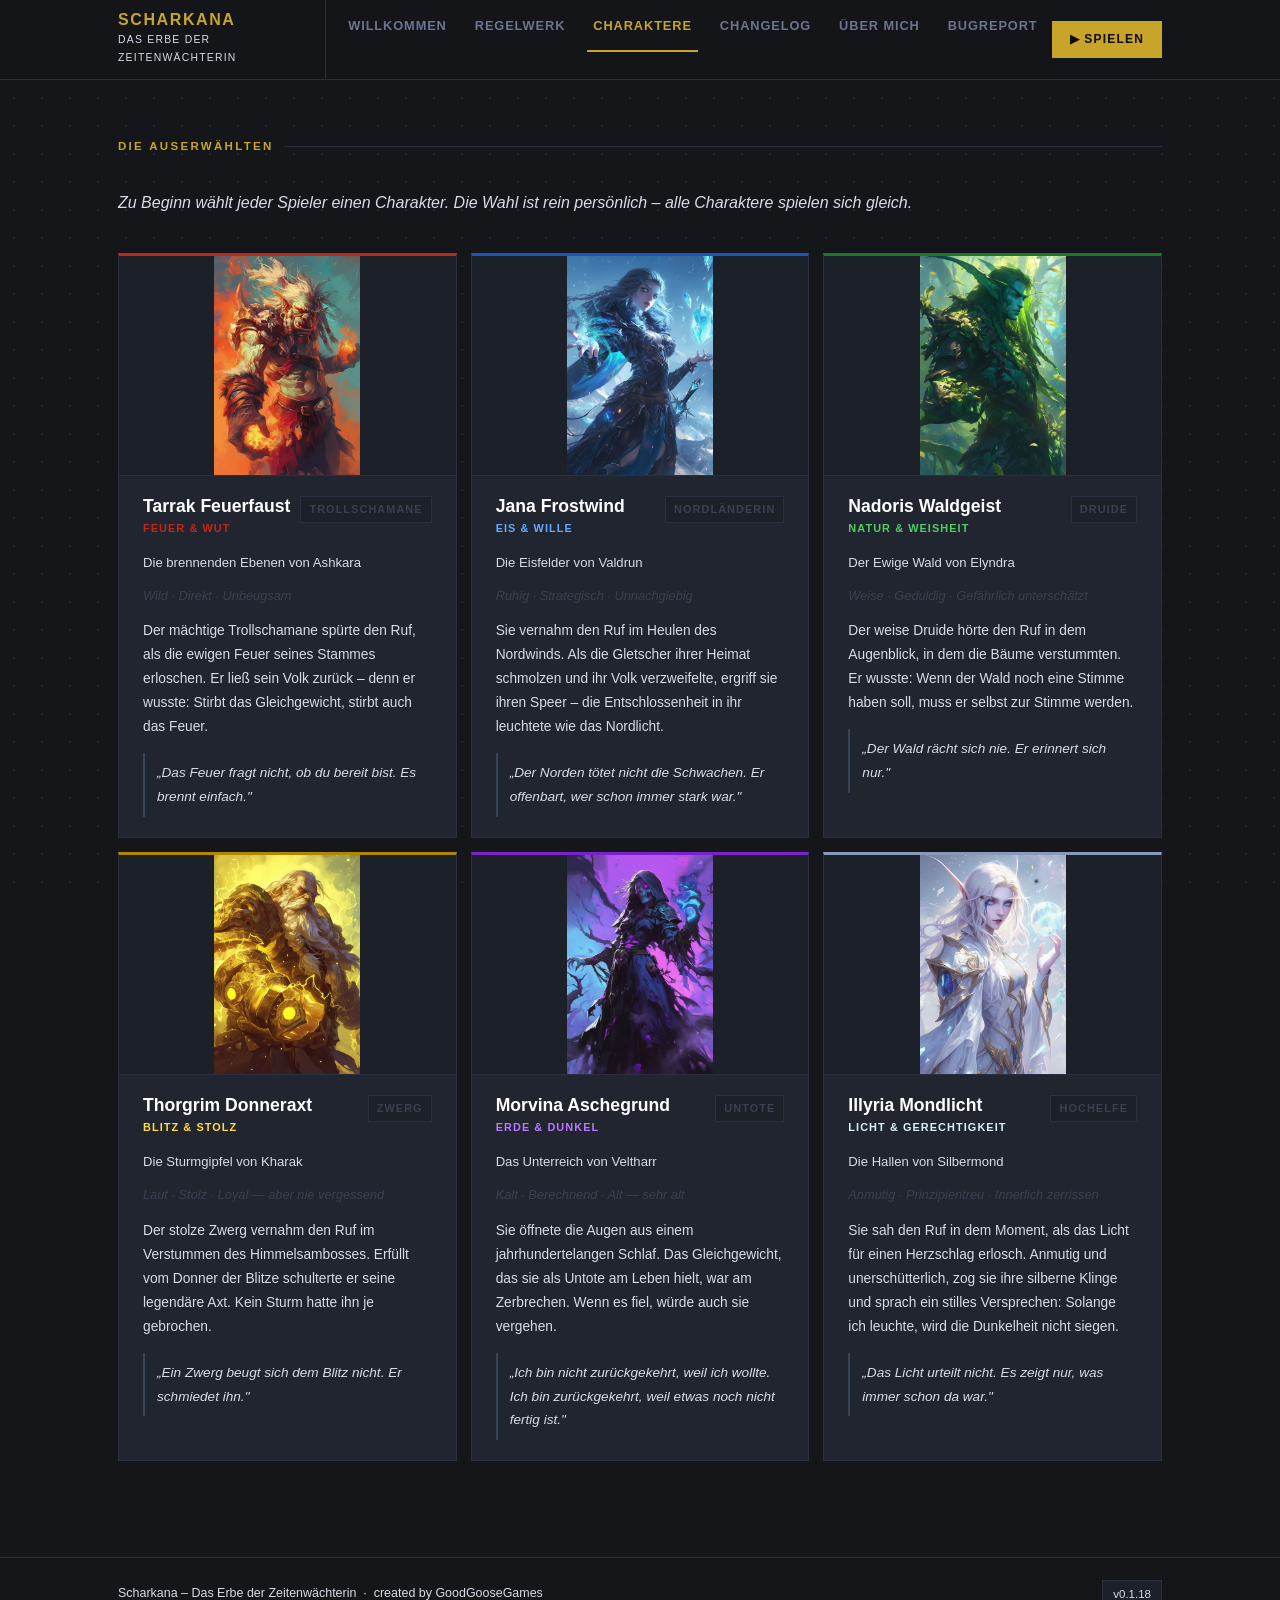
<file: charaktere.html>
<!DOCTYPE html>
<html lang="de">
<head>
  <meta charset="UTF-8">
  <meta name="viewport" content="width=device-width, initial-scale=1.0">
  <title>Scharkana – Die Charaktere</title>
  <link rel="preconnect" href="https://fonts.bunny.net">
  <link href="https://fonts.bunny.net/css?family=exo-2:400,400i,700,700i,900,900i&display=swap" rel="stylesheet">
  <link rel="stylesheet" href="style.css">
</head>
<body>

  <nav>
    <div class="nav-inner">
      <div class="nav-logo">
        <div class="nav-logo-title">Scharkana</div>
        <div class="nav-logo-sub">Das Erbe der Zeitenwächterin</div>
      </div>
      <a class="nav-btn" href="index.html" data-page="willkommen">Willkommen</a>
      <a class="nav-btn" href="regelwerk.html" data-page="regelwerk">Regelwerk</a>
      <a class="nav-btn" href="charaktere.html" data-page="charaktere">Charaktere</a>
      <a class="nav-btn" href="changelog.html" data-page="changelog">Changelog</a>
      <a class="nav-btn" href="ueber.html" data-page="ueber">Über mich</a>
      <a class="nav-btn" href="melden.html" data-page="melden">Bugreport</a>
      <a href="Scharkana_0.1.18.html" class="nav-play" target="_blank" rel="noopener">▶ Spielen</a>
    </div>
  </nav>

  <section class="section active" id="tab-charaktere">
    <div class="page-wrap">
      <h2>Die Auserwählten</h2>
      <p style="color:var(--text-muted); margin-bottom:36px; font-style:italic;">
        Zu Beginn wählt jeder Spieler einen Charakter. Die Wahl ist rein persönlich – alle Charaktere spielen sich gleich.
      </p>

      <div class="char-grid">

        <div class="char-card" style="--c: #c0281a;">
          <div class="char-img-wrap"><img src="Charakterbilder/Tarrak Feuerfaust.jpg" alt="Tarrak Feuerfaust"></div>
          <div class="char-header">
            <div>
              <div class="char-name">Tarrak Feuerfaust</div>
              <div class="char-element-badge">Feuer &amp; Wut</div>
            </div>
            <span class="char-race-tag">Trollschamane</span>
          </div>
          <div class="char-origin">Die brennenden Ebenen von Ashkara</div>
          <div class="char-traits">Wild · Direkt · Unbeugsam</div>
          <p class="char-bio">Der mächtige Trollschamane spürte den Ruf, als die ewigen Feuer seines Stammes erloschen. Er ließ sein Volk zurück – denn er wusste: Stirbt das Gleichgewicht, stirbt auch das Feuer.</p>
          <div class="char-quote">„Das Feuer fragt nicht, ob du bereit bist. Es brennt einfach."</div>
        </div>

        <div class="char-card" style="--c: #1a55c0;">
          <div class="char-img-wrap"><img src="Charakterbilder/Jana Frostwind.jpg" alt="Jana Frostwind"></div>
          <div class="char-header">
            <div>
              <div class="char-name">Jana Frostwind</div>
              <div class="char-element-badge" style="color:#66aaff;">Eis &amp; Wille</div>
            </div>
            <span class="char-race-tag">Nordländerin</span>
          </div>
          <div class="char-origin">Die Eisfelder von Valdrun</div>
          <div class="char-traits">Ruhig · Strategisch · Unnachgiebig</div>
          <p class="char-bio">Sie vernahm den Ruf im Heulen des Nordwinds. Als die Gletscher ihrer Heimat schmolzen und ihr Volk verzweifelte, ergriff sie ihren Speer – die Entschlossenheit in ihr leuchtete wie das Nordlicht.</p>
          <div class="char-quote">„Der Norden tötet nicht die Schwachen. Er offenbart, wer schon immer stark war."</div>
        </div>

        <div class="char-card" style="--c: #1a7a28;">
          <div class="char-img-wrap"><img src="Charakterbilder/Nadoris Waldgeist.jpg" alt="Nadoris Waldgeist"></div>
          <div class="char-header">
            <div>
              <div class="char-name">Nadoris Waldgeist</div>
              <div class="char-element-badge" style="color:#55cc66;">Natur &amp; Weisheit</div>
            </div>
            <span class="char-race-tag">Druide</span>
          </div>
          <div class="char-origin">Der Ewige Wald von Elyndra</div>
          <div class="char-traits">Weise · Geduldig · Gefährlich unterschätzt</div>
          <p class="char-bio">Der weise Druide hörte den Ruf in dem Augenblick, in dem die Bäume verstummten. Er wusste: Wenn der Wald noch eine Stimme haben soll, muss er selbst zur Stimme werden.</p>
          <div class="char-quote">„Der Wald rächt sich nie. Er erinnert sich nur."</div>
        </div>

        <div class="char-card" style="--c: #b08800;">
          <div class="char-img-wrap"><img src="Charakterbilder/Thorgrim Donneraxt.jpg" alt="Thorgrim Donneraxt"></div>
          <div class="char-header">
            <div>
              <div class="char-name">Thorgrim Donneraxt</div>
              <div class="char-element-badge" style="color:#ffdd44;">Blitz &amp; Stolz</div>
            </div>
            <span class="char-race-tag">Zwerg</span>
          </div>
          <div class="char-origin">Die Sturmgipfel von Kharak</div>
          <div class="char-traits">Laut · Stolz · Loyal — aber nie vergessend</div>
          <p class="char-bio">Der stolze Zwerg vernahm den Ruf im Verstummen des Himmelsambosses. Erfüllt vom Donner der Blitze schulterte er seine legendäre Axt. Kein Sturm hatte ihn je gebrochen.</p>
          <div class="char-quote">„Ein Zwerg beugt sich dem Blitz nicht. Er schmiedet ihn."</div>
        </div>

        <div class="char-card" style="--c: #7722cc;">
          <div class="char-img-wrap"><img src="Charakterbilder/Morvina Aschegrund.jpg" alt="Morvina Aschegrund"></div>
          <div class="char-header">
            <div>
              <div class="char-name">Morvina Aschegrund</div>
              <div class="char-element-badge" style="color:#bb77ff;">Erde &amp; Dunkel</div>
            </div>
            <span class="char-race-tag">Untote</span>
          </div>
          <div class="char-origin">Das Unterreich von Veltharr</div>
          <div class="char-traits">Kalt · Berechnend · Alt — sehr alt</div>
          <p class="char-bio">Sie öffnete die Augen aus einem jahrhundertelangen Schlaf. Das Gleichgewicht, das sie als Untote am Leben hielt, war am Zerbrechen. Wenn es fiel, würde auch sie vergehen.</p>
          <div class="char-quote">„Ich bin nicht zurückgekehrt, weil ich wollte. Ich bin zurückgekehrt, weil etwas noch nicht fertig ist."</div>
        </div>

        <div class="char-card" style="--c: #8899bb;">
          <div class="char-img-wrap"><img src="Charakterbilder/Illyria Mondlicht.jpg" alt="Illyria Mondlicht"></div>
          <div class="char-header">
            <div>
              <div class="char-name">Illyria Mondlicht</div>
              <div class="char-element-badge" style="color:#ddeeff;">Licht &amp; Gerechtigkeit</div>
            </div>
            <span class="char-race-tag">Hochelfe</span>
          </div>
          <div class="char-origin">Die Hallen von Silbermond</div>
          <div class="char-traits">Anmutig · Prinzipientreu · Innerlich zerrissen</div>
          <p class="char-bio">Sie sah den Ruf in dem Moment, als das Licht für einen Herzschlag erlosch. Anmutig und unerschütterlich, zog sie ihre silberne Klinge und sprach ein stilles Versprechen: Solange ich leuchte, wird die Dunkelheit nicht siegen.</p>
          <div class="char-quote">„Das Licht urteilt nicht. Es zeigt nur, was immer schon da war."</div>
        </div>

      </div>
    </div>
  </section>

  <footer>
    <div class="footer-inner">
      <p>Scharkana – Das Erbe der Zeitenwächterin &nbsp;·&nbsp; created by GoodGooseGames</p>
      <span class="footer-version">v0.1.18</span>
    </div>
  </footer>

  <script src="nav.js"></script>
</body>
</html>
</file>
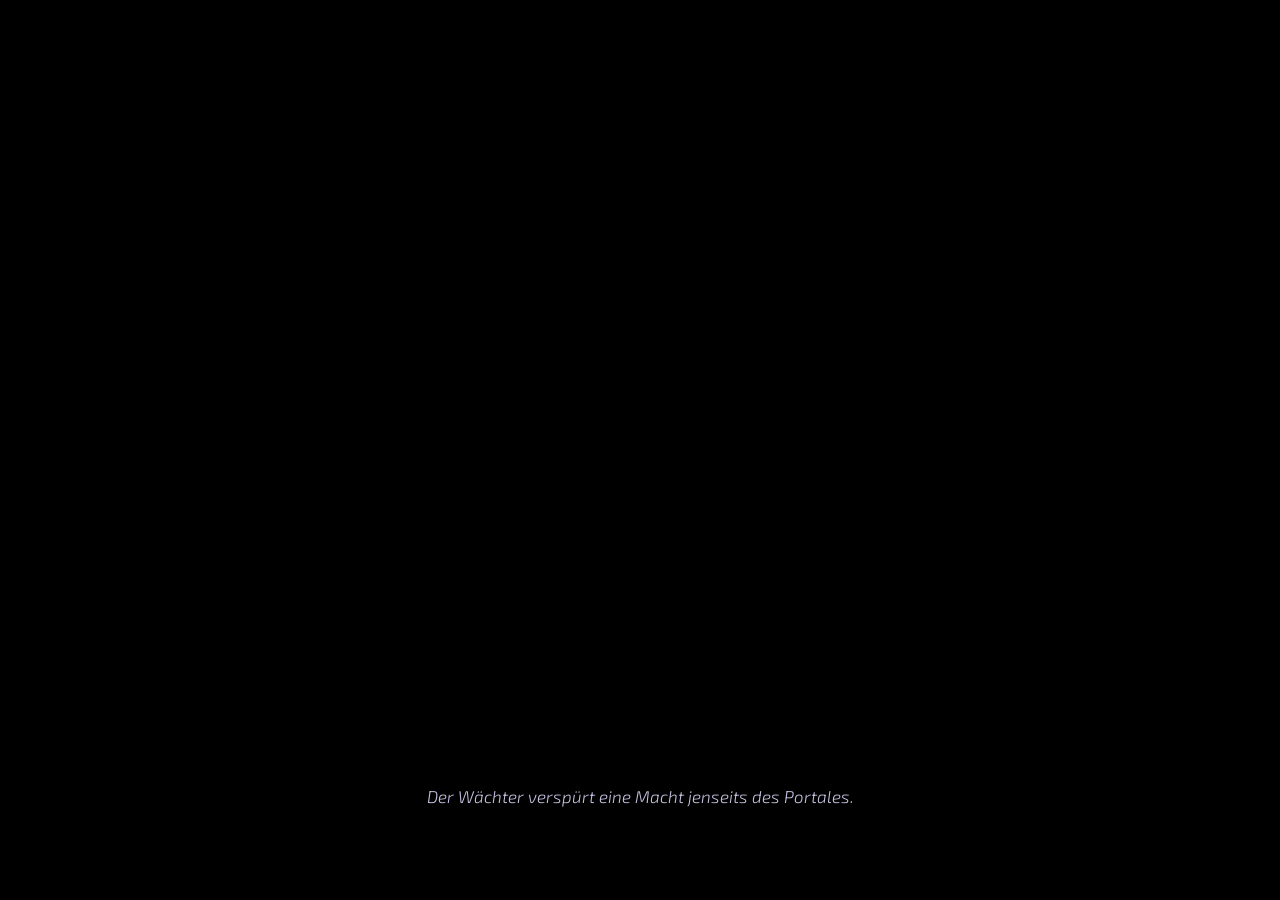
<file: portal_cutscene.html>
<!DOCTYPE html>
<html lang="de">
<head>
  <meta charset="UTF-8">
  <meta name="viewport" content="width=device-width, initial-scale=1">
  <title>Scharkana – Das Portal</title>
  <link href="https://fonts.googleapis.com/css2?family=Exo+2:ital,wght@0,300;0,400;0,700;1,300;1,400&display=swap" rel="stylesheet">
  <style>
    *, *::before, *::after { margin: 0; padding: 0; box-sizing: border-box; }
    html, body { width: 100%; height: 100%; background: #000; overflow: hidden; }
    canvas { position: fixed; top: 0; left: 0; width: 100%; height: 100%; display: block; }
    #subtitle {
      position: fixed; bottom: 88px; left: 50%;
      transform: translateX(-50%);
      width: min(740px, 88vw); text-align: center;
      font-family: 'Exo 2', sans-serif;
      pointer-events: none; user-select: none;
    }
    .sub-narrator {
      display: block; font-style: italic; font-weight: 300;
      font-size: clamp(14px, 1.6vw, 17px); color: #c8c0e0; line-height: 1.8;
      text-shadow: 0 1px 10px #000, 0 0 28px rgba(60,20,120,.5);
    }
    .sub-speech {
      display: block; font-weight: 400;
      font-size: clamp(15px, 1.8vw, 20px); color: #f0eaff; line-height: 1.8;
      text-shadow: 0 1px 10px #000, 0 0 28px rgba(80,40,160,.6);
    }
    .sub-action {
      display: block; font-style: italic; font-weight: 300;
      font-size: clamp(13px, 1.4vw, 15px); color: #9080b0; line-height: 1.8; margin-top: 2px;
      text-shadow: 0 1px 10px #000;
    }
  </style>
</head>
<body>
<canvas id="c"></canvas>
<div id="subtitle"></div>
<script>
'use strict';

// ── Charakter-Daten (Farben & Bilder) ────────────────────────────────────
const CHARS = [
  { name: 'Tarrak Feuerfaust',  color: '#c0281a', colorLight: '#ff6644', img: 'Charakterbilder/Tarrak Feuerfaust.jpg',  spriteW: 20, spriteH: 27 },
  { name: 'Jana Frostwind',     color: '#1a55c0', colorLight: '#66aaff', img: 'Charakterbilder/Jana Frostwind.jpg',     spriteW: 20, spriteH: 27 },
  { name: 'Nadoris Waldgeist',  color: '#1a7a28', colorLight: '#55cc66', img: 'Charakterbilder/Nadoris Waldgeist.jpg',  spriteW: 20, spriteH: 27 },
  { name: 'Thorgrim Donneraxt', color: '#b08800', colorLight: '#ffdd44', img: 'Charakterbilder/Thorgrim Donneraxt.jpg', spriteW: 22, spriteH: 27 },
  { name: 'Morvina Aschegrund', color: '#7722cc', colorLight: '#bb77ff', img: 'Charakterbilder/Morvina Aschegrund.jpg', spriteW: 20, spriteH: 27 },
  { name: 'Illyria Mondlicht',  color: '#8899bb', colorLight: '#ddeeff', img: 'Charakterbilder/Illyria Mondlicht.jpg',  spriteW: 23, spriteH: 29 },
];

// ── URL-Parameter ─────────────────────────────────────────────────────────
const params      = new URLSearchParams(location.search);
const CIDX        = Math.max(0, Math.min(5, parseInt(params.get('charIdx') ?? '0')));
const CH          = CHARS[CIDX];
const WIN_COL     = CH.color;
const WIN_LITE    = CH.colorLight;
const WIN_NAME    = CH.name;
// players=0,1,2 → alle Mitspieler (inkl. Sieger); OTHER_IDXS = ohne Sieger
const _pRaw       = params.get('players') ?? String(CIDX);
const OTHER_IDXS  = _pRaw.split(',').map(s => parseInt(s.trim()))
                    .filter(i => !isNaN(i) && i >= 0 && i < CHARS.length && i !== CIDX);

// Charakter-PNG vorladen
const charImg = new Image();
charImg.src   = CH.img;

// ── Hex → rgba(r,g,b,a) Hilfsfunktion ───────────────────────────────────
function hexRgba(col, a) {
  const r = parseInt(col.slice(1,3),16);
  const g = parseInt(col.slice(3,5),16);
  const b = parseInt(col.slice(5,7),16);
  return `rgba(${r},${g},${b},${a})`;
}

// ── Canvas ────────────────────────────────────────────────────────────────
const canvas = document.getElementById('c');
const ctx    = canvas.getContext('2d');
const subEl  = document.getElementById('subtitle');

let W, H, hexes = null;
let i2done = false, i3done = false;
let animP = 0, frozen = false, running = true;
const HS = 46;   // Hex-Größe (identisch zum Hauptspiel)

function resize() {
  W = canvas.width  = window.innerWidth;
  H = canvas.height = window.innerHeight;
  hexes   = null;
  i2done  = false;
  i3done  = false;
  frozen  = false;
  animP   = 0;
}
window.addEventListener('resize', resize);
resize();

// ── Hex-Gitter aufbauen ───────────────────────────────────────────────────
function initHex() {
  const cx = W / 2, cy = H / 2;
  const hexW    = HS * Math.sqrt(3);
  const rowH    = HS * 1.5;
  const maxDist = Math.sqrt(cx * cx + cy * cy);
  hexes = [];
  const rows = Math.ceil(H / rowH) + 3;
  const cols = Math.ceil(W / hexW) + 3;
  for (let r = -rows; r <= rows; r++) {
    for (let q = -cols; q <= cols; q++) {
      const px = cx + hexW * q + (r & 1) * hexW / 2;
      const py = cy + rowH * r;
      if (px < -HS*2 || px > W+HS*2 || py < -HS*2 || py > H+HS*2) continue;
      const dx = px - cx, dy = py - cy;
      const nd = Math.min(1, Math.sqrt(dx*dx + dy*dy) / (maxDist * 0.88));
      const jitter = (Math.random() - 0.5) * 0.18;
      const activationT = Math.max(0, Math.min(0.8, (1 - nd) * 0.78 + jitter));
      hexes.push({
        px, py, nd, activationT,
        fillAlpha : 0.22 + nd * 0.65,
        angle     : Math.atan2(dy, dx),
        seed      : Math.random(),
        state     : 'normal',  // normal | flying | gone
        ox: 0, oy: 0, rot: 0, alf: 1,
        vx: 0, vy: 0, vr: 0,
        flyStart  : 0,
        restOx    : 0, restOy: 0,
      });
    }
  }
}

// ── Eine Hex-Zelle zeichnen ───────────────────────────────────────────────
function drawHexCell(h, alpha, ox, oy, rot, scl) {
  if (alpha < 0.005) return;
  ctx.save();
  ctx.globalAlpha = alpha;
  ctx.translate(h.px + ox, h.py + oy);
  if (rot)       ctx.rotate(rot);
  if (scl !== 1) ctx.scale(scl, scl);
  ctx.beginPath();
  for (let i = 0; i < 6; i++) {
    const a = Math.PI/3*i - Math.PI/6;
    const x = (HS - 1.5) * Math.cos(a);
    const y = (HS - 1.5) * Math.sin(a);
    i === 0 ? ctx.moveTo(x, y) : ctx.lineTo(x, y);
  }
  ctx.closePath();
  const l = Math.round(3 + h.nd * 9);
  ctx.fillStyle   = `hsl(265,45%,${l}%)`;
  ctx.fill();
  ctx.strokeStyle = `rgba(110,55,200,${0.25 * h.nd})`;
  ctx.lineWidth   = 0.8;
  ctx.stroke();
  ctx.restore();
}

// ── Hintergrundgradient ───────────────────────────────────────────────────
function drawBgGrad() {
  const cx = W/2, cy = H/2;
  const g = ctx.createRadialGradient(cx, cy, 100, cx, cy, 700);
  g.addColorStop(0, '#1e1040');
  g.addColorStop(1, '#0a0a1a');
  ctx.fillStyle = g;
  ctx.fillRect(0, 0, W, H);
}

// ── Portal-Phase: Hexe mit normaler animP-Steuerung ───────────────────────
function drawPortalHexes(p) {
  if (!hexes) initHex();
  const FS = 0.87;
  for (const h of hexes) {
    if (p < h.activationT) continue;
    const fi = Math.min(1, (p - h.activationT) / 0.045);
    const fo = p > FS ? Math.max(0, 1 - (p - FS) / (1 - FS)) : 1;
    drawHexCell(h, h.fillAlpha * fi * fo, 0, 0, 0, 1);
  }
}

// ── Impuls-Physik ─────────────────────────────────────────────────────────
function launchFlying(ndMin, ndMax, speedMult, t) {
  for (const h of hexes) {
    if (h.state !== 'normal') continue;
    if (h.nd < ndMin || h.nd >= ndMax) continue;
    const spd = speedMult * (0.5 + 0.8 * (1 - h.nd)) * (180 + h.seed * 160);
    const spr = (h.seed - 0.5) * 1.4;
    h.vx       = Math.cos(h.angle + spr) * spd;
    h.vy       = Math.sin(h.angle + spr) * spd - 70 * h.seed;
    h.vr       = (h.seed - 0.5) * 5.5;
    h.state    = 'flying';
    h.flyStart = t;
    h.alf      = 1;
  }
}

// Rand-Hexe dauerhaft nach außen verschieben (Türeffekt)
function pushEdge() {
  for (const h of hexes) {
    if (h.state !== 'normal') continue;
    if (h.nd < 0.48 || h.nd >= 0.74) continue;
    const pushAmt = (0.74 - h.nd) / 0.26 * 80;
    // Seitliche Türhälften (links/rechts) öffnen stärker
    const sideFactor = 1 + Math.abs(Math.cos(h.angle)) * 0.5;
    h.restOx = Math.cos(h.angle) * pushAmt * sideFactor;
    h.restOy = Math.sin(h.angle) * pushAmt;
  }
}

// ── Break-Phase: Physik-Update + Zeichnen ────────────────────────────────
function drawBreakingHexes(t, dt) {
  if (!hexes) return;

  // Impuls 2 auslösen
  if (t >= T_I2 && !i2done) {
    launchFlying(0, 0.30, 1.25, t);
    i2done = true;
  }
  // Impuls 3 auslösen
  if (t >= T_I3 && !i3done) {
    launchFlying(0.30, 0.52, 1.0, t);
    pushEdge();
    i3done = true;
  }

  // Physik
  for (const h of hexes) {
    if (h.state !== 'flying') continue;
    h.ox  += h.vx * dt;
    h.oy  += h.vy * dt;
    h.vy  += 270 * dt;
    h.vx  *= Math.pow(0.96, dt * 60);
    h.rot += h.vr * dt;
    h.alf  = Math.max(0, 1 - (t - h.flyStart) / 2.4);
    if (h.alf <= 0.005) h.state = 'gone';
  }

  // Zeichnen
  for (const h of hexes) {
    if (h.state === 'gone') continue;

    if (h.state === 'flying') {
      drawHexCell(h, h.fillAlpha * h.alf, h.ox, h.oy, h.rot, 1);
      continue;
    }

    // Normale Hexe – Impuls-Effekte
    let ox = 0, oy = 0, scl = 1;

    // Impuls 1: Push nach vorne + Wackeln
    if (t >= T_I1 && t < T_I1 + I1_DUR) {
      const tN  = (t - T_I1) / I1_DUR;
      const push = (1 - Math.min(h.nd, 0.9)) * 0.15 * Math.sin(Math.PI * tN);
      scl = 1 + push;
      const wob = (1 - Math.min(h.nd / 0.65, 1)) * 4.5;
      ox += wob * Math.sin(t * 14 + h.seed * 18);
      oy += wob * Math.cos(t * 11 + h.seed * 22);
    }

    // Nach Impuls 1: Innen-Hexe driften langsam aus dem Raster (sehen wackelig aus)
    if (t >= T_I1 && t < T_I2 && h.nd < 0.32) {
      const tN   = (t - T_I1) / (T_I2 - T_I1);
      const drift = tN * 11 * h.seed;
      ox += Math.cos(h.angle + h.seed * 4.2) * drift;
      oy += Math.sin(h.angle + h.seed * 3.7) * drift;
    }

    // Impuls 2: Starkes Beben für übrige Hexe
    if (t >= T_I2 && t < T_I2 + I2_DUR) {
      const tN  = (t - T_I2) / I2_DUR;
      const wob = (1 - Math.min(h.nd, 1)) * 6 * Math.max(0, 1 - tN * 1.6);
      ox += wob * Math.sin(t * 18 + h.seed * 12);
      oy += wob * Math.cos(t * 15 + h.seed * 25);
    }

    // Rest-Position nach Impuls 3 interpolieren
    if (t >= T_I3 && (h.restOx !== 0 || h.restOy !== 0)) {
      const ease = 1 - Math.pow(Math.max(0, 1 - (t - T_I3) / 0.65), 3);
      ox = h.restOx * ease;
      oy = h.restOy * ease;
    }

    drawHexCell(h, h.fillAlpha, ox, oy, 0, scl);
  }
}

// ── Risse mit Leuchtstreifen (zwischen Impuls 1 und 2) ───────────────────
function drawCrackStrokes(prog) {
  if (!hexes) return;
  for (const h of hexes) {
    if (h.nd >= 0.38 || h.state !== 'normal') continue;
    const intensity = prog * (1 - h.nd / 0.38) * (0.3 + 0.7 * h.seed);
    ctx.save();
    ctx.globalAlpha = intensity;
    ctx.translate(h.px, h.py);
    ctx.beginPath();
    for (let i = 0; i < 6; i++) {
      const a = Math.PI/3*i - Math.PI/6;
      i === 0 ? ctx.moveTo((HS-1.5)*Math.cos(a), (HS-1.5)*Math.sin(a))
              : ctx.lineTo((HS-1.5)*Math.cos(a), (HS-1.5)*Math.sin(a));
    }
    ctx.closePath();
    ctx.strokeStyle = WIN_LITE;
    ctx.lineWidth   = 1.2 + prog * 1.5;
    ctx.shadowColor = WIN_COL;
    ctx.shadowBlur  = 12;
    ctx.stroke();
    ctx.restore();
  }
}

// ── Zentrales Leuchten (durch das Portal-Loch) ────────────────────────────
function drawCenterGlow(alpha, radius) {
  if (alpha <= 0.002) return;
  const cx = W/2, cy = H/2;
  const r  = radius ?? Math.min(W, H) * 0.38;
  const g  = ctx.createRadialGradient(cx, cy, 0, cx, cy, r);
  g.addColorStop(0,   hexRgba(WIN_COL, alpha));
  g.addColorStop(0.35, hexRgba(WIN_COL, alpha * 0.55));
  g.addColorStop(1,   hexRgba(WIN_COL, 0));
  ctx.fillStyle = g;
  ctx.fillRect(0, 0, W, H);
}

// ── Vollbild-Flash ────────────────────────────────────────────────────────
function drawFlash(alpha) {
  if (alpha <= 0.002) return;
  ctx.fillStyle = hexRgba(WIN_COL, alpha * 0.7);
  ctx.fillRect(0, 0, W, H);
  // Weißer Kern
  ctx.fillStyle = `rgba(255,255,255,${alpha * 0.35})`;
  ctx.fillRect(0, 0, W, H);
}

// ── Charakter-Reveal (Finalzustand) ──────────────────────────────────────
function drawFinalState(t) {
  const cx = W/2, cy = H/2;
  const age      = t - T_FINAL;
  const revealA  = Math.min(1, age / 0.9);
  const holeR    = Math.min(W, H) * 0.30;
  // Tiefes Leuchten im Loch – pulsierend
  const pulse = 0.88 + 0.12 * Math.sin(t * 2.2);
  drawCenterGlow(revealA * pulse, holeR * 2.0);

  // Glühender Leuchtring am Lochrand
  if (revealA > 0.2) {
    const ringA = Math.min(1, (revealA - 0.2) / 0.5);
    ctx.save();
    ctx.globalAlpha = ringA * 0.75 * pulse;
    const ringG = ctx.createRadialGradient(cx, cy, holeR * 0.82, cx, cy, holeR * 1.18);
    ringG.addColorStop(0,    hexRgba(WIN_COL,  0));
    ringG.addColorStop(0.45, hexRgba(WIN_LITE, 0.9));
    ringG.addColorStop(0.55, hexRgba(WIN_LITE, 0.9));
    ringG.addColorStop(1,    hexRgba(WIN_COL,  0));
    ctx.fillStyle = ringG;
    ctx.beginPath();
    ctx.arc(cx, cy, holeR * 1.25, 0, Math.PI * 2);
    ctx.arc(cx, cy, holeR * 0.75, 0, Math.PI * 2, true);
    ctx.fill();
    ctx.restore();
  }

  // Charakter-Bild
  const imgA = Math.min(1, age / 1.3);
  if (imgA > 0.01 && charImg.complete && charImg.naturalWidth > 0) {
    const imgH = holeR * 2.1;
    const imgW = imgH * (charImg.naturalWidth / charImg.naturalHeight);
    ctx.save();
    ctx.globalAlpha = imgA;
    ctx.beginPath();
    ctx.arc(cx, cy, holeR * 0.97, 0, Math.PI * 2);
    ctx.clip();
    ctx.shadowColor = WIN_LITE;
    ctx.shadowBlur  = 65;
    ctx.drawImage(charImg, cx - imgW / 2, cy - imgH * 0.52, imgW, imgH);
    ctx.restore();
  }

  // Gewinner-Name
  const nameA = Math.min(1, Math.max(0, (age - 1.0) / 0.9));
  if (nameA > 0.01) {
    ctx.save();
    ctx.globalAlpha  = nameA;
    ctx.textAlign    = 'center';
    ctx.textBaseline = 'top';
    ctx.font         = `bold 30px "Exo 2",sans-serif`;
    ctx.fillStyle    = WIN_LITE;
    ctx.shadowColor  = WIN_COL;
    ctx.shadowBlur   = 28;
    ctx.fillText('⚑  ' + WIN_NAME, cx, cy + holeR * 1.10);
    ctx.restore();
  }
}

// ── Mitspieler-Namen ─────────────────────────────────────────────────────
function drawOtherPlayers(t) {
  if (!OTHER_IDXS.length) return;
  const age     = t - T_OTHERS;
  const fadeIn  = Math.min(1, age / 1.2);
  const fadeOut = t > T_CLOSE - 1.2 ? Math.max(0, 1 - (t - (T_CLOSE - 1.2)) / 1.2) : 1;
  const alpha   = fadeIn * fadeOut;
  if (alpha < 0.005) return;

  const cx = W/2, cy = H/2;
  const lineH  = 30;
  const startY = cy - (OTHER_IDXS.length * lineH) / 2;

  ctx.save();
  ctx.globalAlpha  = alpha * 0.5;
  ctx.textAlign    = 'center';
  ctx.textBaseline = 'bottom';
  ctx.font         = `300 italic 13px "Exo 2",sans-serif`;
  ctx.fillStyle    = '#888';
  ctx.fillText('— Mitgespielt —', cx, startY - 14);
  ctx.restore();

  OTHER_IDXS.forEach((idx, i) => {
    const ch     = CHARS[idx];
    const delay  = 0.25 + i * 0.18;
    const nAlpha = alpha * Math.min(1, Math.max(0, (age - delay) / 0.5));
    if (nAlpha < 0.005) return;
    ctx.save();
    ctx.globalAlpha  = nAlpha;
    ctx.textAlign    = 'center';
    ctx.textBaseline = 'middle';
    ctx.font         = `400 16px "Exo 2",sans-serif`;
    ctx.fillStyle    = '#b0a8c0';
    ctx.shadowColor  = ch.color;
    ctx.shadowBlur   = 6;
    ctx.fillText(ch.name, cx, startY + i * lineH + lineH / 2);
    ctx.restore();
  });
}

// ── Portal schließt sich (Hexe füllen wieder auf) ────────────────────────
function drawClosingPortal(t) {
  if (!hexes) return;
  const elapsed = t - T_CLOSE;
  const CLOSE_D = 5.0;
  for (const h of hexes) {
    const delay = h.seed * CLOSE_D * 0.85;
    if (elapsed < delay) continue;
    const fi = Math.min(1, (elapsed - delay) / 0.4);
    drawHexCell(h, h.fillAlpha * fi, 0, 0, 0, 1);
  }
}

// ── Zeitplan (Sekunden) ───────────────────────────────────────────────────
const T_PORTAL  = 10.5;
const PORTAL_D  =  4.5;
const HEX_CYC   = 10000;
const FREEZE_P  =  0.82;
const T_I1      = 20.0;
const I1_DUR    =  2.5;
const T_I2      = 23.5;
const I2_DUR    =  3.0;
const T_I3      = 27.2;
const FLASH_D   =  3.1;
const T_FINAL   = 30.5;
const T_END     = T_FINAL + 8.0;

// ── Untertitel ────────────────────────────────────────────────────────────
const SCENE = [
  [ 0.5,  4.0, '<span class="sub-narrator">Der Wächter verspürt eine Macht jenseits des Portales.</span>' ],
  [ 5.2,  9.0, '<span class="sub-speech">»Wie… wie kann das sein?«</span><br><span class="sub-action">— sagt er verwundert und tritt näher ans Portal.</span>' ],
  [ T_FINAL + 0.6, T_FINAL + 4.5,
    `<span class="sub-action">Der Wächter sagt:</span><br><span class="sub-speech">»${WIN_NAME} hat sich als würdig erwiesen!«</span>` ],
];
const SUB_FADE = 0.6;

function drawSubtitles(t) {
  let html = '', op = 0;
  for (const [tIn, tOut, h] of SCENE) {
    if (t < tIn - SUB_FADE || t > tOut + SUB_FADE) continue;
    let a;
    if      (t < tIn)  a = (t - (tIn - SUB_FADE)) / SUB_FADE;
    else if (t <= tOut) a = 1;
    else               a = 1 - (t - tOut) / SUB_FADE;
    html = h; op = Math.max(0, Math.min(1, a)); break;
  }
  if (html && subEl.innerHTML !== html) subEl.innerHTML = html;
  subEl.style.opacity = html ? op.toFixed(4) : '0';
}


// ── Haupt-Loop ────────────────────────────────────────────────────────────
let startTime = null, lastNow = null;

function frame(now) {
  if (!running) return;
  if (!startTime) startTime = now;
  const t  = (now - startTime) / 1000;
  const dt = lastNow ? Math.min(0.05, (now - lastNow) / 1000) : 0.016;
  lastNow  = now;

  // ── Portal-Phase ─────────────────────────────────────────────────────
  if (t < T_I1) {
    drawBgGrad();
    if (t >= T_PORTAL) {
      if (!frozen) {
        const el = now - (startTime + T_PORTAL * 1000);
        animP = Math.min(FREEZE_P, el / HEX_CYC);
        if (animP >= FREEZE_P) { frozen = true; animP = FREEZE_P; }
      }
      if (!hexes) initHex();
      drawPortalHexes(animP);
    }
    // Schwarzer Vorhang
    let bA = 1;
    if (t >= T_PORTAL) bA = Math.max(0, 1 - (t - T_PORTAL) / PORTAL_D);
    if (bA > 0.001) { ctx.fillStyle = `rgba(0,0,0,${bA.toFixed(4)})`; ctx.fillRect(0, 0, W, H); }

  // ── Break-Phase ───────────────────────────────────────────────────────
  } else {
    if (!hexes) initHex();
    drawBgGrad();

    // Risse leuchten (nach Impuls 1, vor Impuls 2)
    if (t >= T_I1 + 1.0 && t < T_I2) {
      const prog = Math.min(1, (t - (T_I1 + 1.0)) / (T_I2 - T_I1 - 1.0));
      drawCenterGlow(prog * 0.20, Math.min(W, H) * 0.16);
    }

    // Leuchten durch Lücken – sofort wenn Hexe wegfliegen (ab Impuls 2)
    if (t >= T_I2) {
      const gA = Math.min(1, (t - T_I2) / 0.12) * (t < T_I3 ? 0.5 : 0.90);
      drawCenterGlow(gA);
    }

    drawBreakingHexes(t, dt);

    // Risstriche über Hexe (nach Impuls 1, vor Impuls 2)
    if (t >= T_I1 + 1.0 && t < T_I2) {
      const prog = Math.min(1, (t - (T_I1 + 1.0)) / (T_I2 - T_I1 - 1.0));
      drawCrackStrokes(prog);
    }

    // Flash bei Impuls 3: 0.3s hoch → 2s hell → 0.8s runter
    if (t >= T_I3 && t < T_I3 + FLASH_D) {
      const tN = (t - T_I3) / FLASH_D;
      const fA = tN < 0.10 ? tN / 0.10 : tN < 0.74 ? 1.0 : 1 - (tN - 0.74) / 0.26;
      drawFlash(Math.max(0, fA));
    }

  }

  // ── Finalzustand ─────────────────────────────────────────────────────
  if (t >= T_FINAL) drawFinalState(t);

  drawSubtitles(t);

  if (t < T_END) {
    requestAnimationFrame(frame);
  } else {
    running = false;
    // Canvas bleibt sichtbar
  }
}

requestAnimationFrame(frame);
</script>
</body>
</html>
</file>
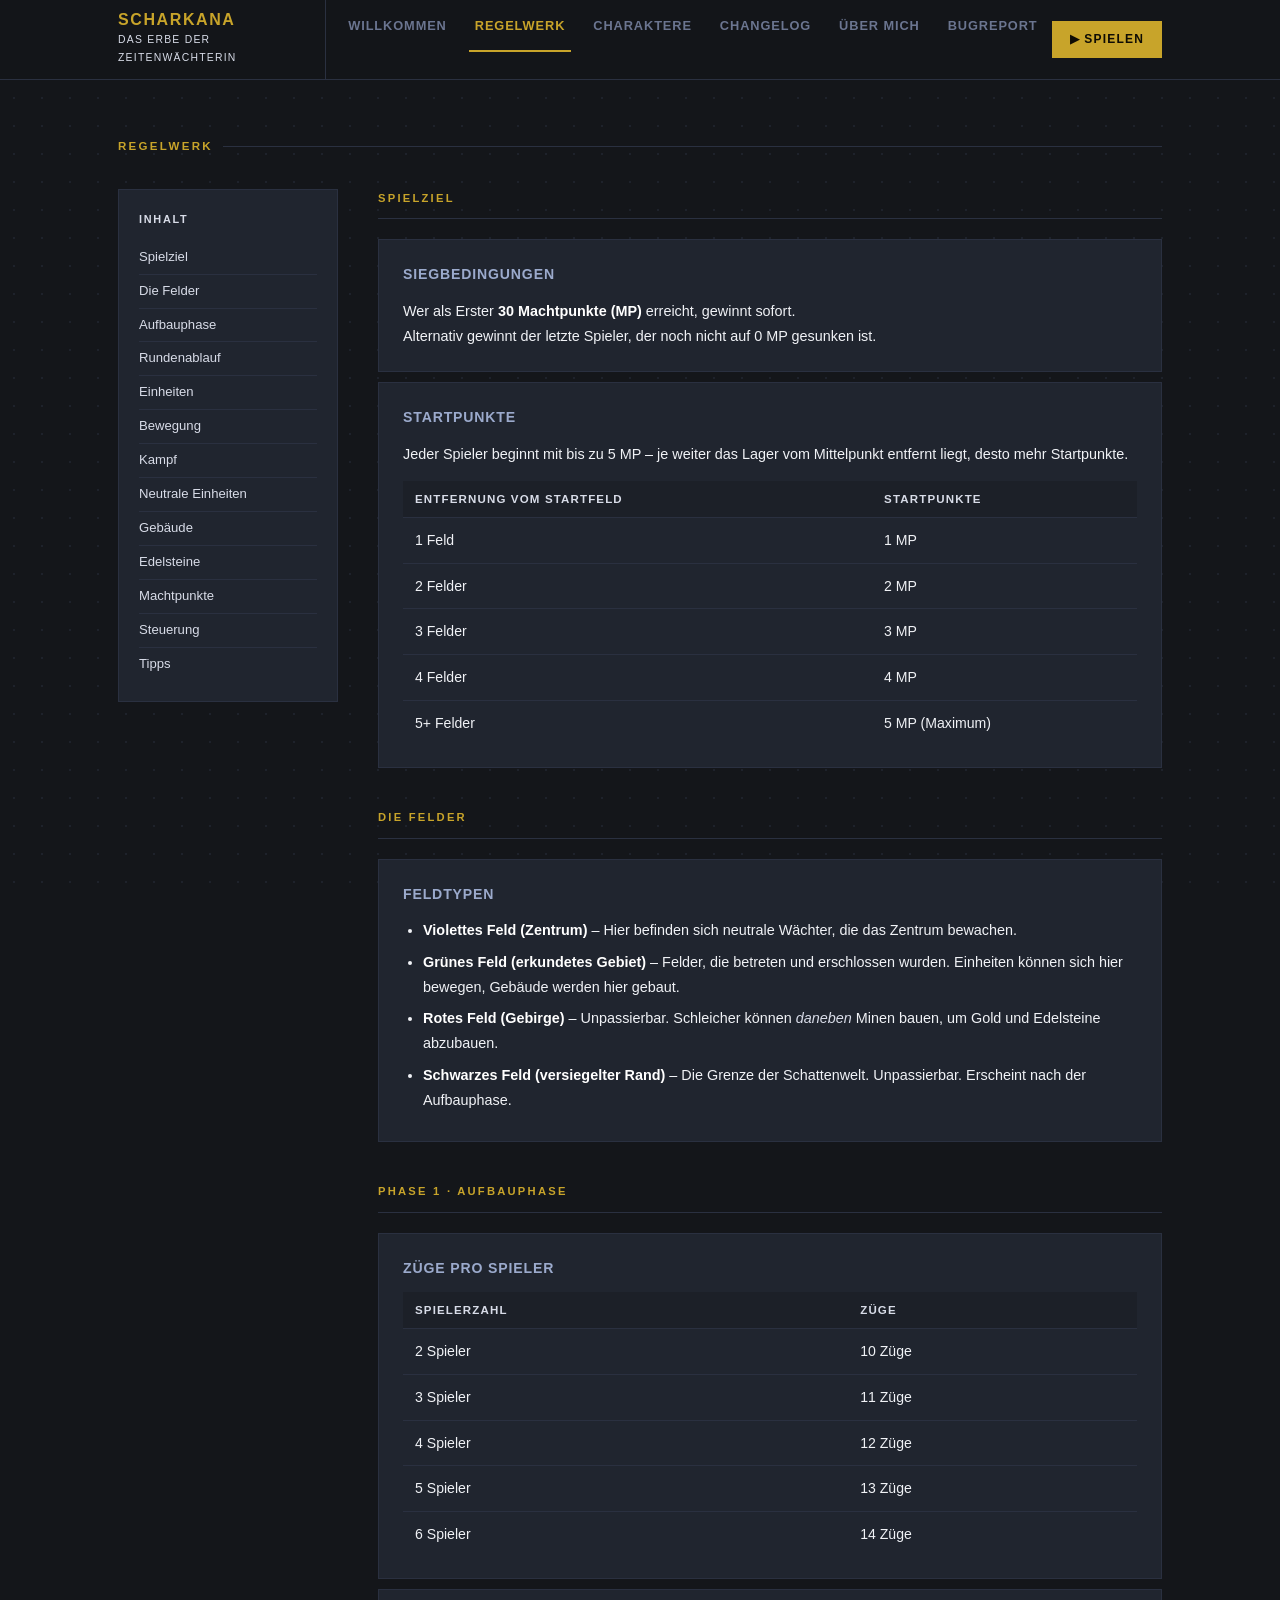
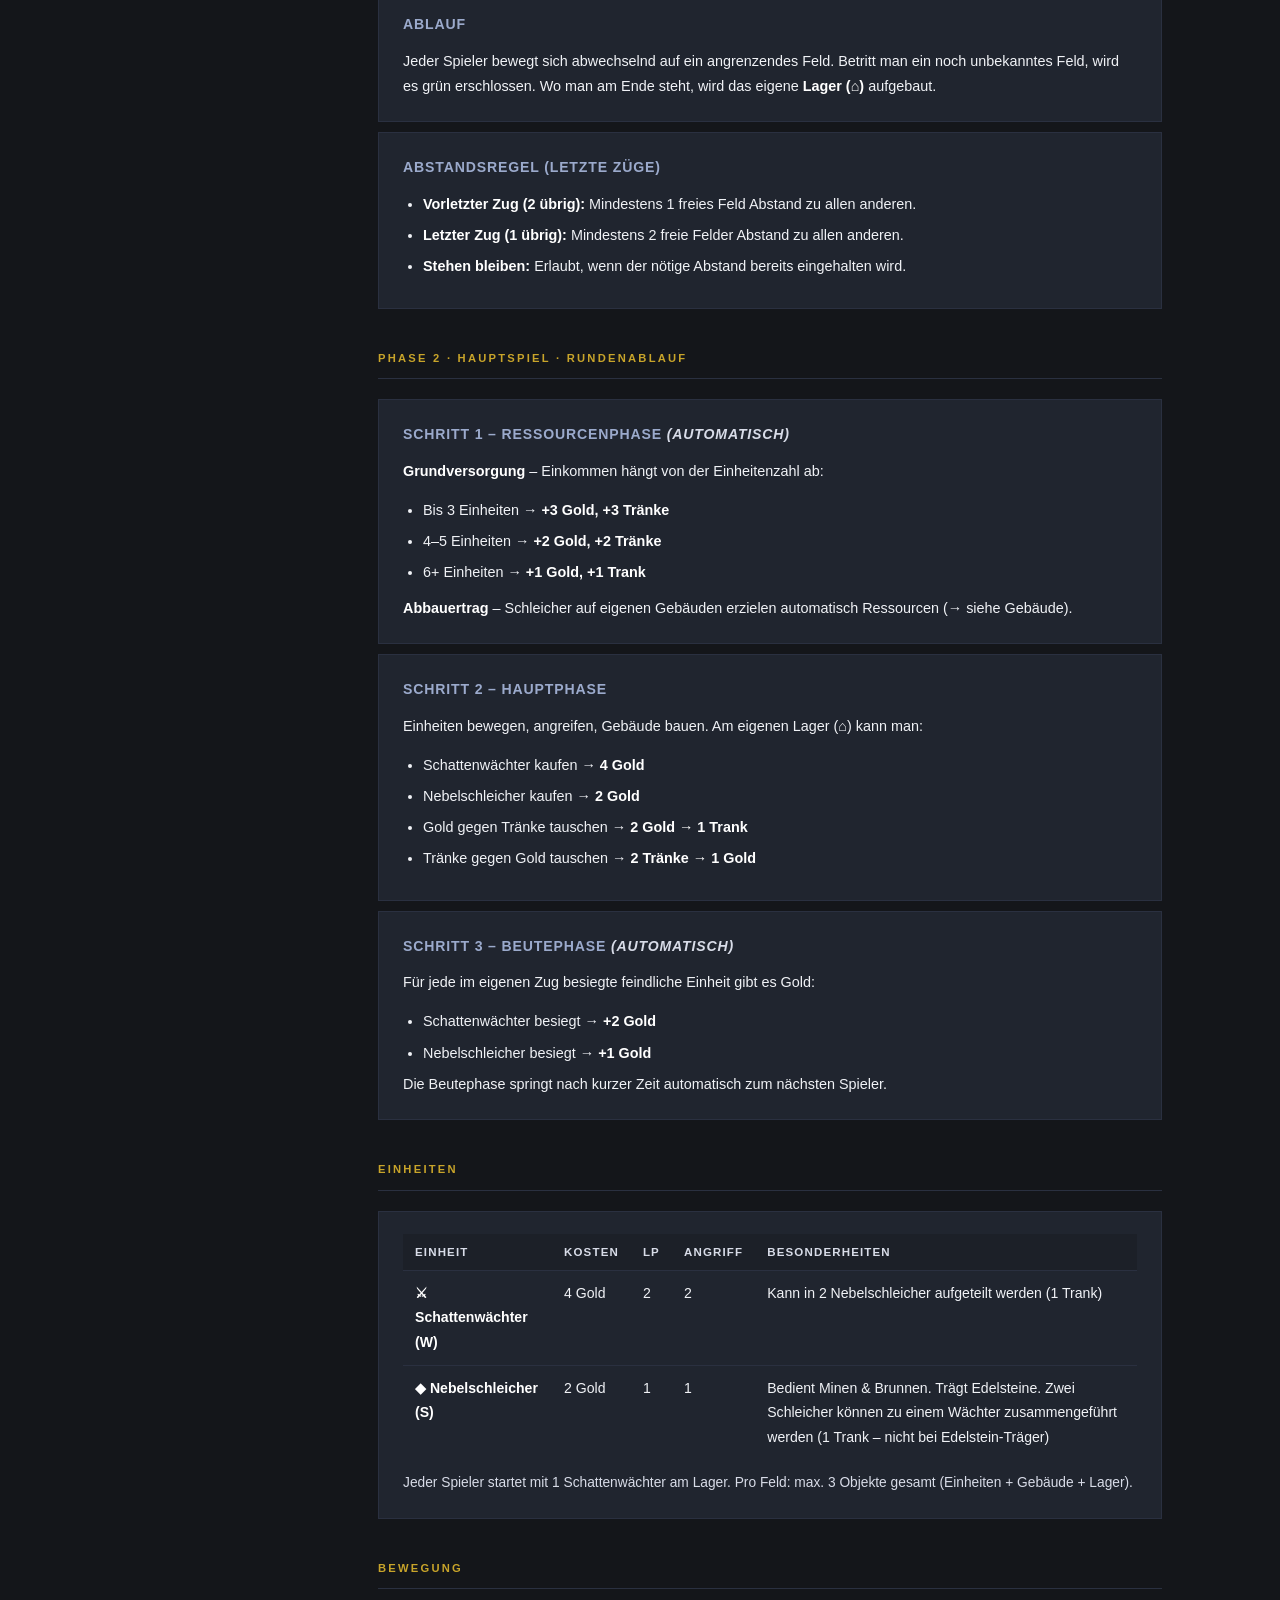
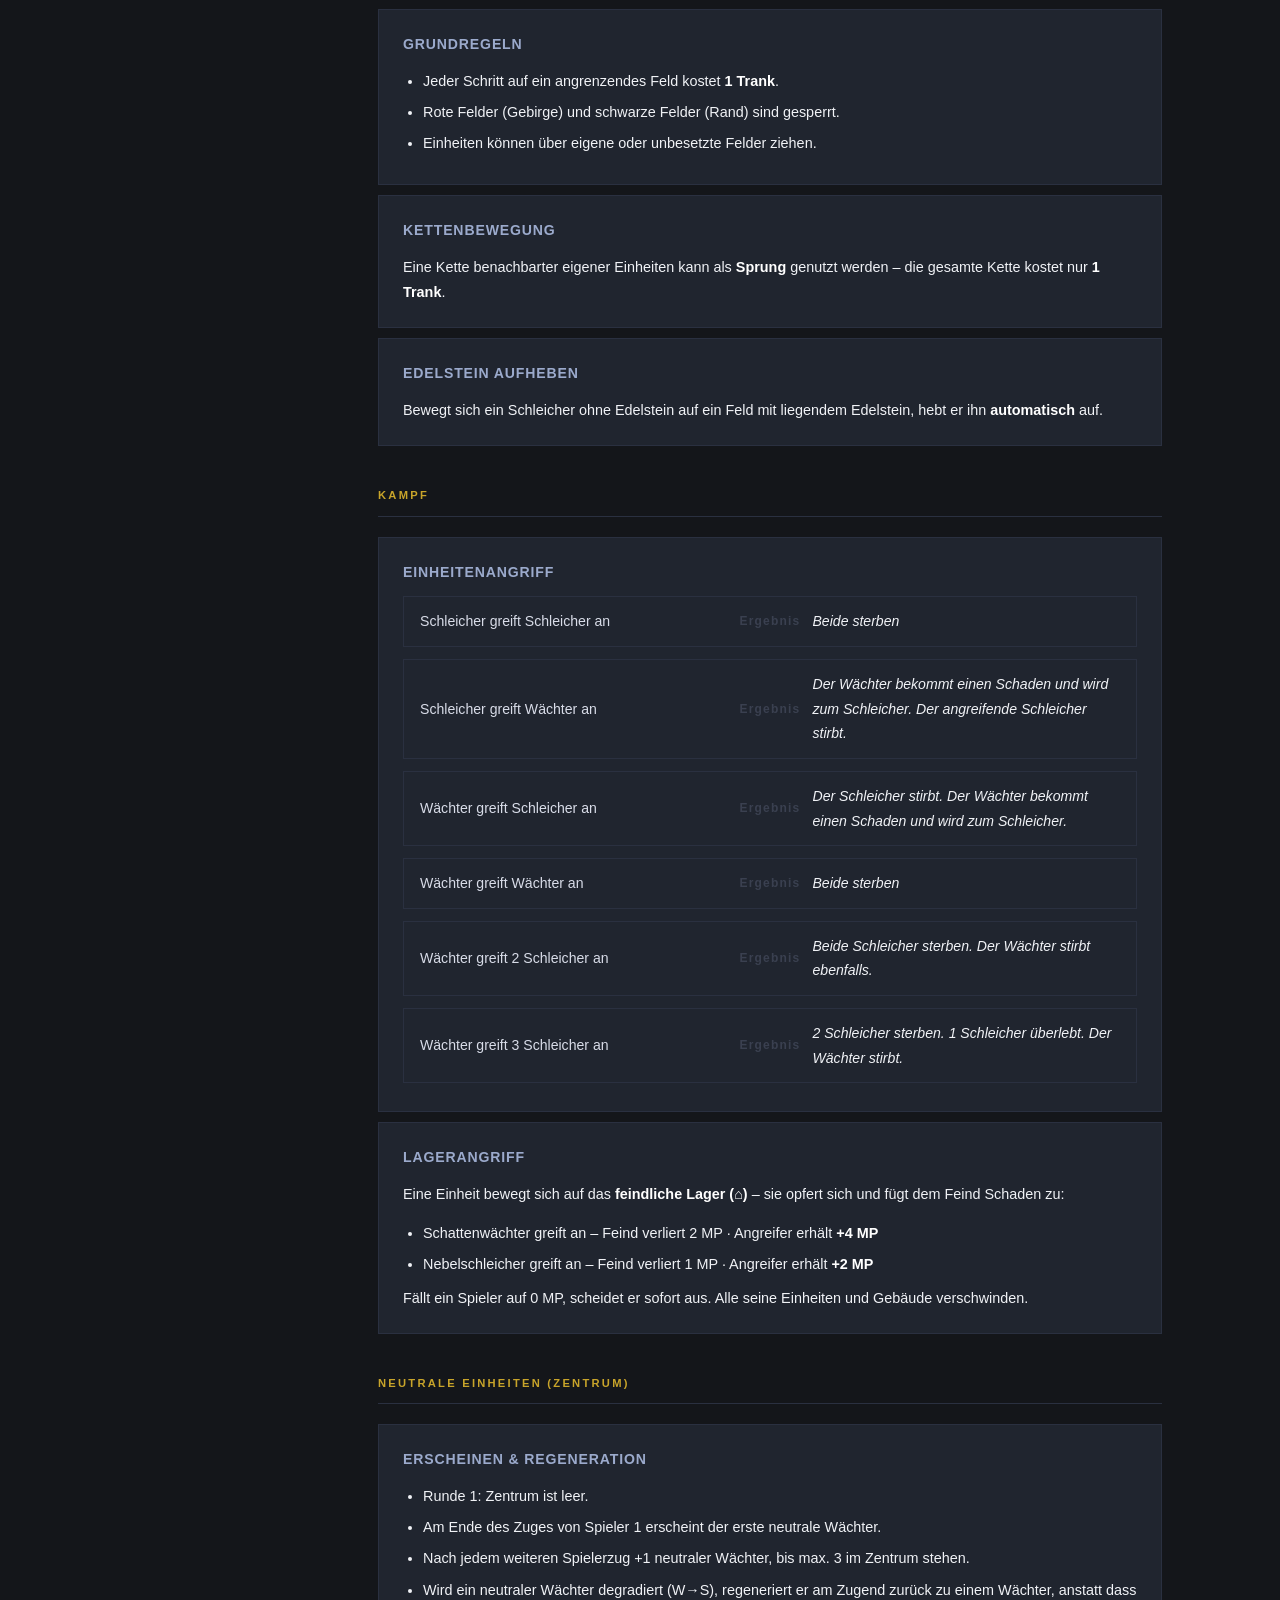
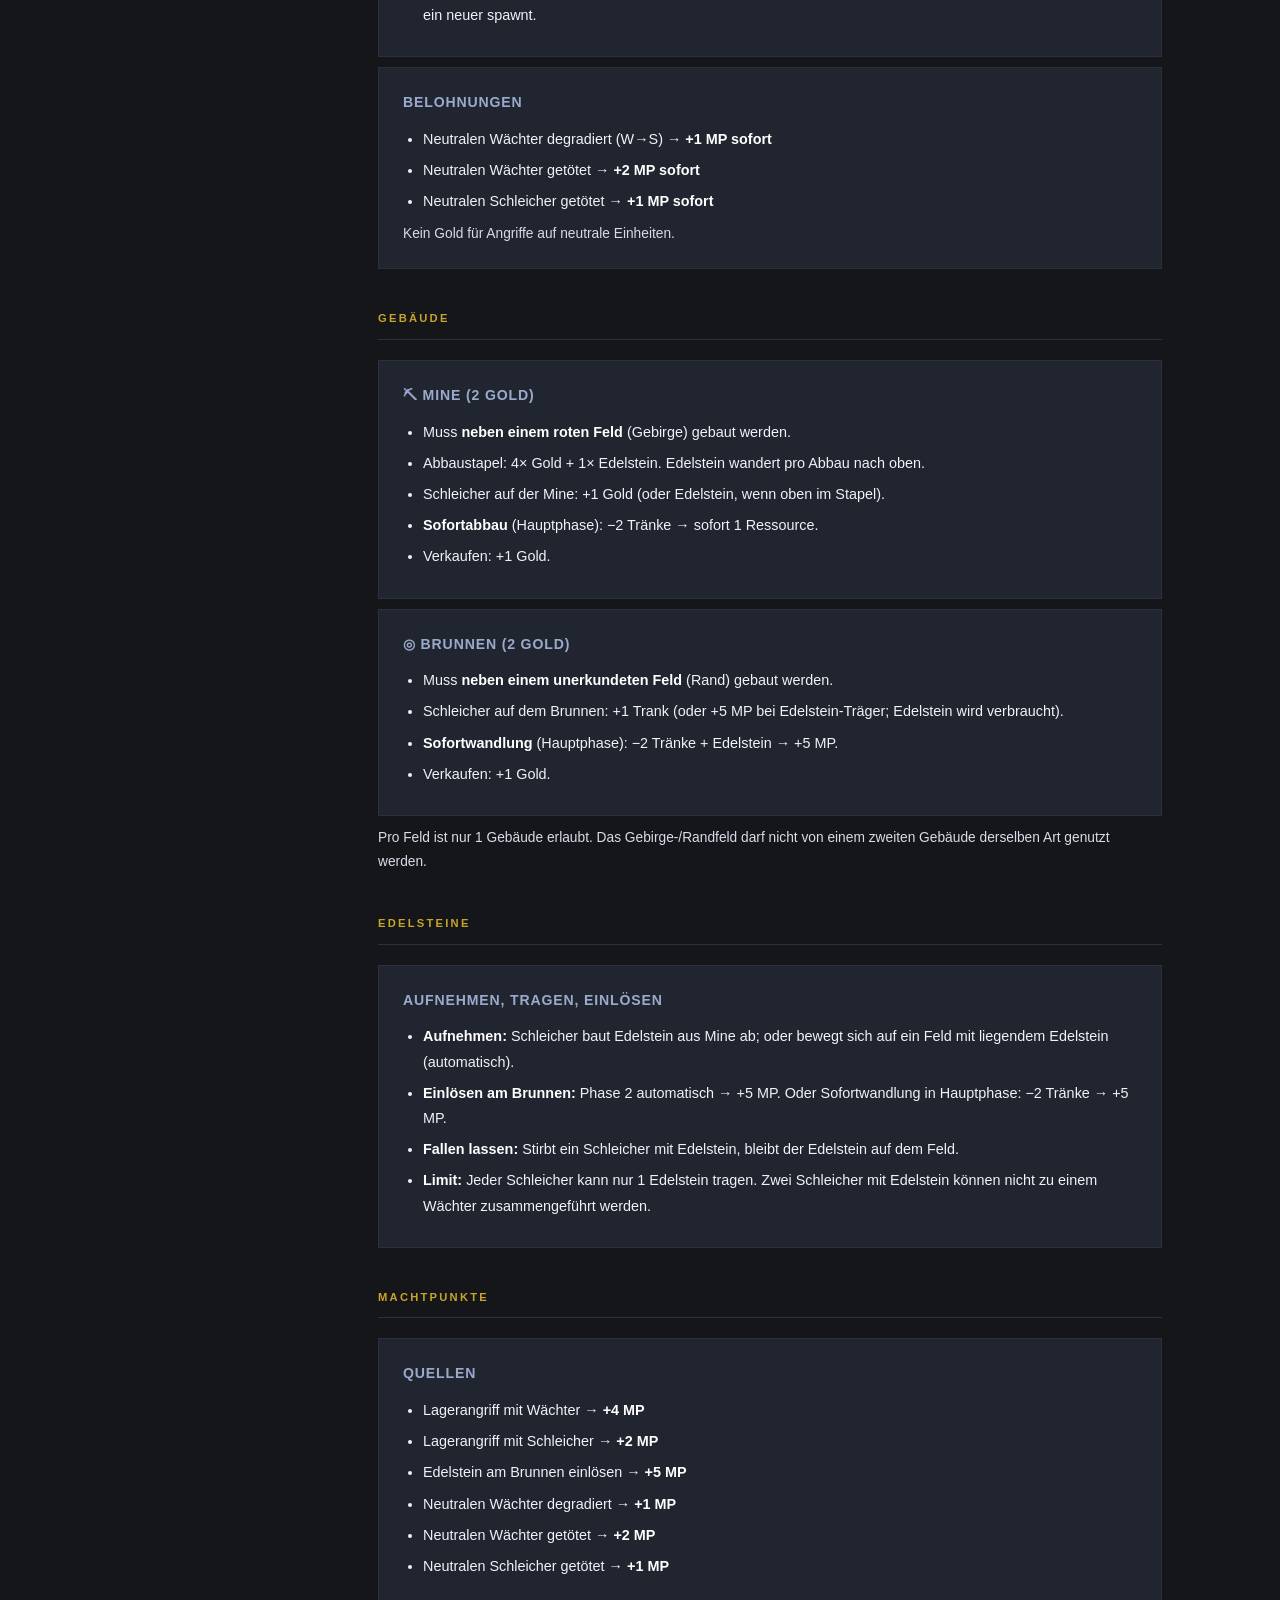
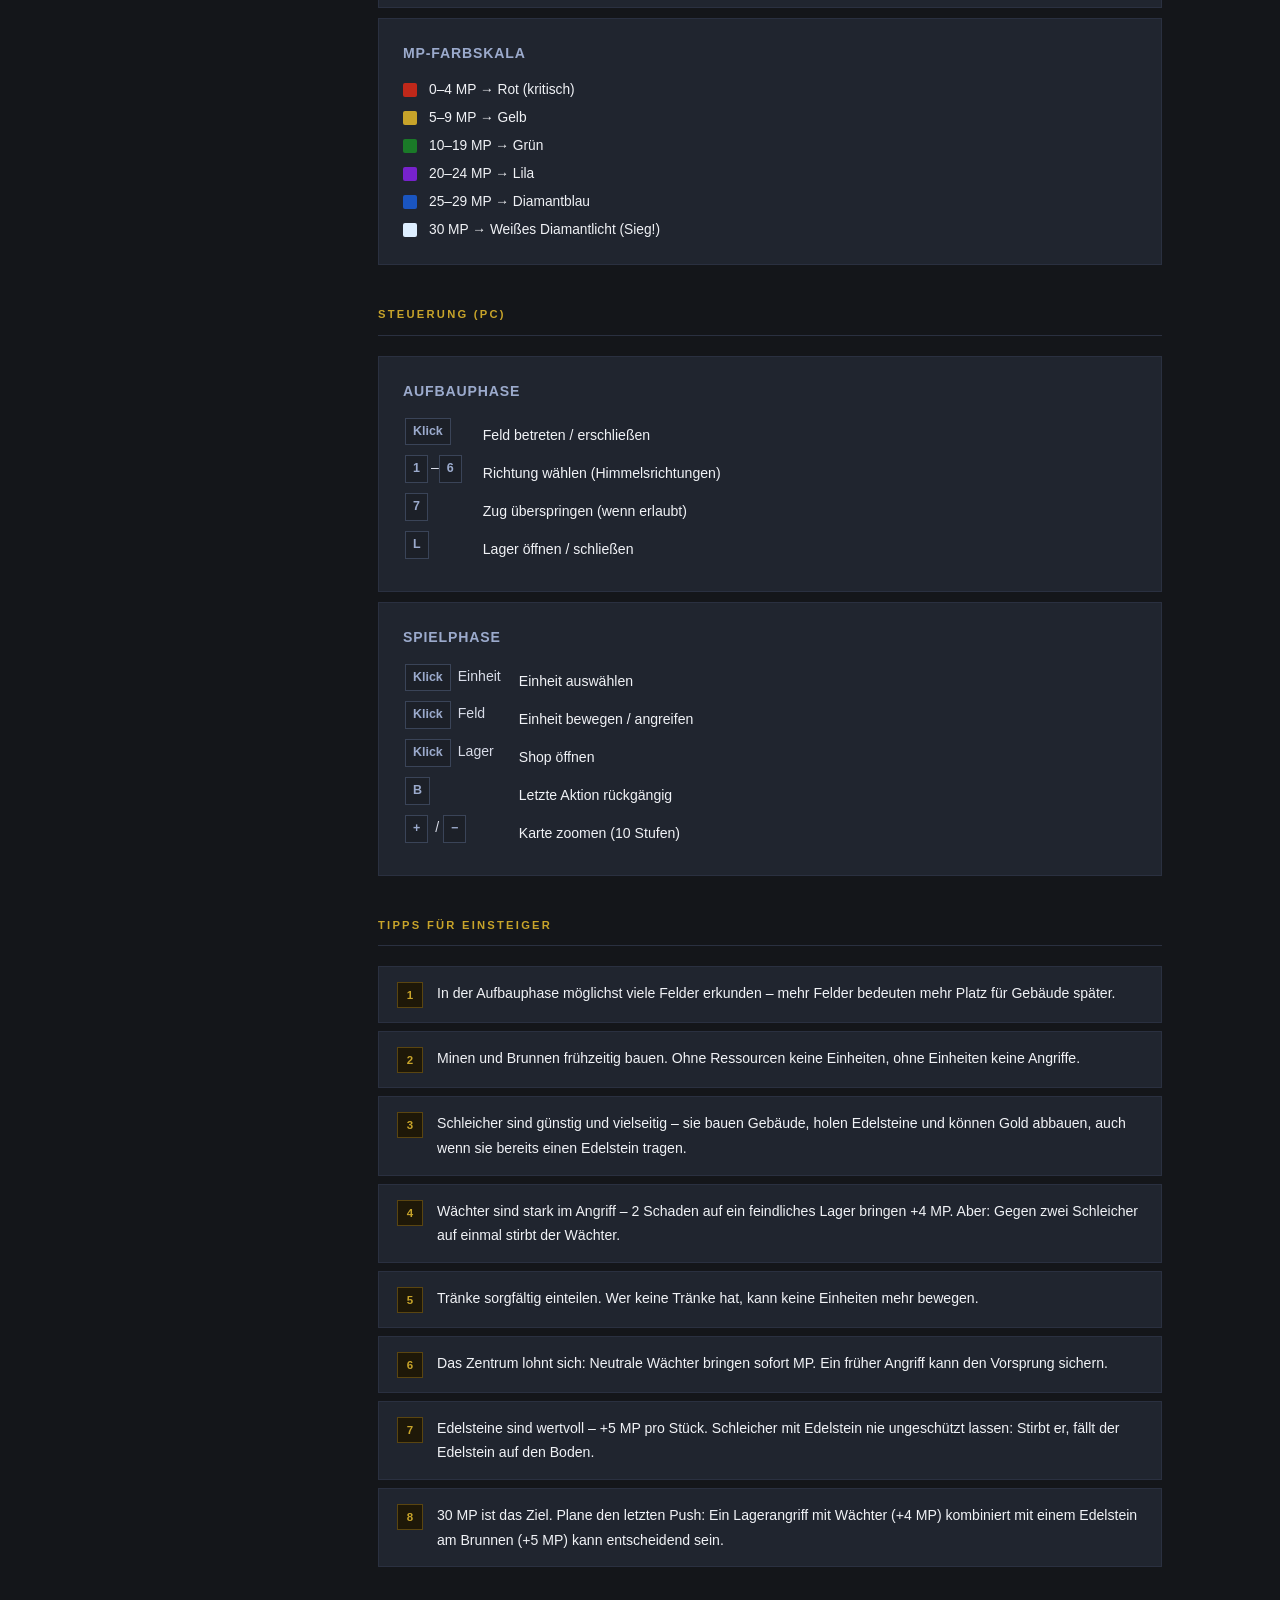
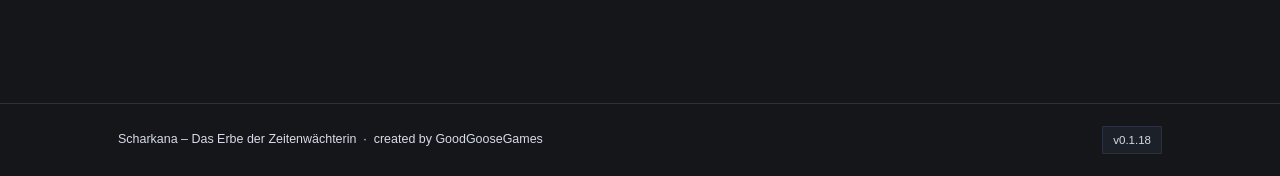
<file: regelwerk.html>
<!DOCTYPE html>
<html lang="de">
<head>
  <meta charset="UTF-8">
  <meta name="viewport" content="width=device-width, initial-scale=1.0">
  <title>Scharkana – Regelwerk</title>
  <link rel="preconnect" href="https://fonts.bunny.net">
  <link href="https://fonts.bunny.net/css?family=exo-2:400,400i,700,700i,900,900i&display=swap" rel="stylesheet">
  <link rel="stylesheet" href="style.css">
</head>
<body>

  <nav>
    <div class="nav-inner">
      <div class="nav-logo">
        <div class="nav-logo-title">Scharkana</div>
        <div class="nav-logo-sub">Das Erbe der Zeitenwächterin</div>
      </div>
      <a class="nav-btn" href="index.html" data-page="willkommen">Willkommen</a>
      <a class="nav-btn" href="regelwerk.html" data-page="regelwerk">Regelwerk</a>
      <a class="nav-btn" href="charaktere.html" data-page="charaktere">Charaktere</a>
      <a class="nav-btn" href="changelog.html" data-page="changelog">Changelog</a>
      <a class="nav-btn" href="ueber.html" data-page="ueber">Über mich</a>
      <a class="nav-btn" href="melden.html" data-page="melden">Bugreport</a>
      <a href="Scharkana_0.1.18.html" class="nav-play" target="_blank" rel="noopener">▶ Spielen</a>
    </div>
  </nav>

  <section class="section active" id="tab-regelwerk">
    <div class="page-wrap">
      <h2>Regelwerk</h2>

      <div class="regel-layout">

        <!-- Inhaltsverzeichnis (Sidebar) -->
        <aside class="regel-toc">
          <div class="regel-toc-title">Inhalt</div>
          <a href="#regel-ziel">Spielziel</a>
          <a href="#regel-felder">Die Felder</a>
          <a href="#regel-aufbau">Aufbauphase</a>
          <a href="#regel-ablauf">Rundenablauf</a>
          <a href="#regel-einheiten">Einheiten</a>
          <a href="#regel-bewegung">Bewegung</a>
          <a href="#regel-kampf">Kampf</a>
          <a href="#regel-neutral">Neutrale Einheiten</a>
          <a href="#regel-gebaeude">Gebäude</a>
          <a href="#regel-edelsteine">Edelsteine</a>
          <a href="#regel-mp">Machtpunkte</a>
          <a href="#regel-steuerung">Steuerung</a>
          <a href="#regel-tipps">Tipps</a>
        </aside>

        <!-- Regeltext -->
        <div class="regel-content">

          <!-- Spielziel -->
          <div class="regel-section" id="regel-ziel">
            <div class="regel-section-title">Spielziel</div>
            <div class="regel-block">
              <h3>Siegbedingungen</h3>
              <p>Wer als Erster <strong>30 Machtpunkte (MP)</strong> erreicht, gewinnt sofort.<br>
              Alternativ gewinnt der letzte Spieler, der noch nicht auf 0 MP gesunken ist.</p>
            </div>
            <div class="regel-block">
              <h3>Startpunkte</h3>
              <p>Jeder Spieler beginnt mit bis zu 5 MP – je weiter das Lager vom Mittelpunkt entfernt liegt, desto mehr Startpunkte.</p>
              <table class="unit-table" style="margin-top:10px;">
                <thead><tr><th>Entfernung vom Startfeld</th><th>Startpunkte</th></tr></thead>
                <tbody>
                  <tr><td>1 Feld</td><td>1 MP</td></tr>
                  <tr><td>2 Felder</td><td>2 MP</td></tr>
                  <tr><td>3 Felder</td><td>3 MP</td></tr>
                  <tr><td>4 Felder</td><td>4 MP</td></tr>
                  <tr><td>5+ Felder</td><td>5 MP (Maximum)</td></tr>
                </tbody>
              </table>
            </div>
          </div>

          <!-- Felder -->
          <div class="regel-section" id="regel-felder">
            <div class="regel-section-title">Die Felder</div>
            <div class="regel-block">
              <h3>Feldtypen</h3>
              <ul>
                <li><strong>Violettes Feld (Zentrum)</strong> – Hier befinden sich neutrale Wächter, die das Zentrum bewachen.</li>
                <li><strong>Grünes Feld (erkundetes Gebiet)</strong> – Felder, die betreten und erschlossen wurden. Einheiten können sich hier bewegen, Gebäude werden hier gebaut.</li>
                <li><strong>Rotes Feld (Gebirge)</strong> – Unpassierbar. Schleicher können <em>daneben</em> Minen bauen, um Gold und Edelsteine abzubauen.</li>
                <li><strong>Schwarzes Feld (versiegelter Rand)</strong> – Die Grenze der Schattenwelt. Unpassierbar. Erscheint nach der Aufbauphase.</li>
              </ul>
            </div>
          </div>

          <!-- Aufbauphase -->
          <div class="regel-section" id="regel-aufbau">
            <div class="regel-section-title">Phase 1 · Aufbauphase</div>
            <div class="regel-block">
              <h3>Züge pro Spieler</h3>
              <table class="unit-table" style="margin-top:8px;">
                <thead><tr><th>Spielerzahl</th><th>Züge</th></tr></thead>
                <tbody>
                  <tr><td>2 Spieler</td><td>10 Züge</td></tr>
                  <tr><td>3 Spieler</td><td>11 Züge</td></tr>
                  <tr><td>4 Spieler</td><td>12 Züge</td></tr>
                  <tr><td>5 Spieler</td><td>13 Züge</td></tr>
                  <tr><td>6 Spieler</td><td>14 Züge</td></tr>
                </tbody>
              </table>
            </div>
            <div class="regel-block">
              <h3>Ablauf</h3>
              <p>Jeder Spieler bewegt sich abwechselnd auf ein angrenzendes Feld. Betritt man ein noch unbekanntes Feld, wird es grün erschlossen. Wo man am Ende steht, wird das eigene <strong>Lager (⌂)</strong> aufgebaut.</p>
            </div>
            <div class="regel-block">
              <h3>Abstandsregel (letzte Züge)</h3>
              <ul>
                <li><strong>Vorletzter Zug (2 übrig):</strong> Mindestens 1 freies Feld Abstand zu allen anderen.</li>
                <li><strong>Letzter Zug (1 übrig):</strong> Mindestens 2 freie Felder Abstand zu allen anderen.</li>
                <li><strong>Stehen bleiben:</strong> Erlaubt, wenn der nötige Abstand bereits eingehalten wird.</li>
              </ul>
            </div>
          </div>

          <!-- Rundenablauf -->
          <div class="regel-section" id="regel-ablauf">
            <div class="regel-section-title">Phase 2 · Hauptspiel · Rundenablauf</div>
            <div class="regel-block">
              <h3>Schritt 1 – Ressourcenphase <em>(automatisch)</em></h3>
              <p><strong>Grundversorgung</strong> – Einkommen hängt von der Einheitenzahl ab:</p>
              <ul>
                <li>Bis 3 Einheiten → <strong>+3 Gold, +3 Tränke</strong></li>
                <li>4–5 Einheiten → <strong>+2 Gold, +2 Tränke</strong></li>
                <li>6+ Einheiten → <strong>+1 Gold, +1 Trank</strong></li>
              </ul>
              <p style="margin-top:10px;"><strong>Abbauertrag</strong> – Schleicher auf eigenen Gebäuden erzielen automatisch Ressourcen (→ siehe Gebäude).</p>
            </div>
            <div class="regel-block">
              <h3>Schritt 2 – Hauptphase</h3>
              <p>Einheiten bewegen, angreifen, Gebäude bauen. Am eigenen Lager (⌂) kann man:</p>
              <ul>
                <li>Schattenwächter kaufen → <strong>4 Gold</strong></li>
                <li>Nebelschleicher kaufen → <strong>2 Gold</strong></li>
                <li>Gold gegen Tränke tauschen → <strong>2 Gold → 1 Trank</strong></li>
                <li>Tränke gegen Gold tauschen → <strong>2 Tränke → 1 Gold</strong></li>
              </ul>
            </div>
            <div class="regel-block">
              <h3>Schritt 3 – Beutephase <em>(automatisch)</em></h3>
              <p>Für jede im eigenen Zug besiegte feindliche Einheit gibt es Gold:</p>
              <ul>
                <li>Schattenwächter besiegt → <strong>+2 Gold</strong></li>
                <li>Nebelschleicher besiegt → <strong>+1 Gold</strong></li>
              </ul>
              <p>Die Beutephase springt nach kurzer Zeit automatisch zum nächsten Spieler.</p>
            </div>
          </div>

          <!-- Einheiten -->
          <div class="regel-section" id="regel-einheiten">
            <div class="regel-section-title">Einheiten</div>
            <div class="regel-block">
              <table class="unit-table">
                <thead>
                  <tr>
                    <th>Einheit</th>
                    <th>Kosten</th>
                    <th>LP</th>
                    <th>Angriff</th>
                    <th>Besonderheiten</th>
                  </tr>
                </thead>
                <tbody>
                  <tr>
                    <td><strong>⚔ Schattenwächter (W)</strong></td>
                    <td>4 Gold</td>
                    <td>2</td>
                    <td>2</td>
                    <td>Kann in 2 Nebelschleicher aufgeteilt werden (1 Trank)</td>
                  </tr>
                  <tr>
                    <td><strong>◆ Nebelschleicher (S)</strong></td>
                    <td>2 Gold</td>
                    <td>1</td>
                    <td>1</td>
                    <td>Bedient Minen &amp; Brunnen. Trägt Edelsteine. Zwei Schleicher können zu einem Wächter zusammengeführt werden (1 Trank – nicht bei Edelstein-Träger)</td>
                  </tr>
                </tbody>
              </table>
              <p style="margin-top:12px; font-size:0.86rem; color:var(--text-muted);">Jeder Spieler startet mit 1 Schattenwächter am Lager. Pro Feld: max. 3 Objekte gesamt (Einheiten + Gebäude + Lager).</p>
            </div>
          </div>

          <!-- Bewegung -->
          <div class="regel-section" id="regel-bewegung">
            <div class="regel-section-title">Bewegung</div>
            <div class="regel-block">
              <h3>Grundregeln</h3>
              <ul>
                <li>Jeder Schritt auf ein angrenzendes Feld kostet <strong>1 Trank</strong>.</li>
                <li>Rote Felder (Gebirge) und schwarze Felder (Rand) sind gesperrt.</li>
                <li>Einheiten können über eigene oder unbesetzte Felder ziehen.</li>
              </ul>
            </div>
            <div class="regel-block">
              <h3>Kettenbewegung</h3>
              <p>Eine Kette benachbarter eigener Einheiten kann als <strong>Sprung</strong> genutzt werden – die gesamte Kette kostet nur <strong>1 Trank</strong>.</p>
            </div>
            <div class="regel-block">
              <h3>Edelstein aufheben</h3>
              <p>Bewegt sich ein Schleicher ohne Edelstein auf ein Feld mit liegendem Edelstein, hebt er ihn <strong>automatisch</strong> auf.</p>
            </div>
          </div>

          <!-- Kampf -->
          <div class="regel-section" id="regel-kampf">
            <div class="regel-section-title">Kampf</div>
            <div class="regel-block">
              <h3>Einheitenangriff</h3>
              <div style="display:flex; flex-direction:column; gap:6px; margin-top:4px;">
                <div class="fight-row">
                  <span class="attacker">Schleicher greift Schleicher an</span>
                  <span class="vs">Ergebnis</span>
                  <span class="result">Beide sterben</span>
                </div>
                <div class="fight-row">
                  <span class="attacker">Schleicher greift Wächter an</span>
                  <span class="vs">Ergebnis</span>
                  <span class="result">Der Wächter bekommt einen Schaden und wird zum Schleicher. Der angreifende Schleicher stirbt.</span>
                </div>
                <div class="fight-row">
                  <span class="attacker">Wächter greift Schleicher an</span>
                  <span class="vs">Ergebnis</span>
                  <span class="result">Der Schleicher stirbt. Der Wächter bekommt einen Schaden und wird zum Schleicher.</span>
                </div>
                <div class="fight-row">
                  <span class="attacker">Wächter greift Wächter an</span>
                  <span class="vs">Ergebnis</span>
                  <span class="result">Beide sterben</span>
                </div>
                <div class="fight-row">
                  <span class="attacker">Wächter greift 2 Schleicher an</span>
                  <span class="vs">Ergebnis</span>
                  <span class="result">Beide Schleicher sterben. Der Wächter stirbt ebenfalls.</span>
                </div>
                <div class="fight-row">
                  <span class="attacker">Wächter greift 3 Schleicher an</span>
                  <span class="vs">Ergebnis</span>
                  <span class="result">2 Schleicher sterben. 1 Schleicher überlebt. Der Wächter stirbt.</span>
                </div>
              </div>
            </div>
            <div class="regel-block">
              <h3>Lagerangriff</h3>
              <p>Eine Einheit bewegt sich auf das <strong>feindliche Lager (⌂)</strong> – sie opfert sich und fügt dem Feind Schaden zu:</p>
              <ul>
                <li>Schattenwächter greift an – Feind verliert 2 MP · Angreifer erhält <strong>+4 MP</strong></li>
                <li>Nebelschleicher greift an – Feind verliert 1 MP · Angreifer erhält <strong>+2 MP</strong></li>
              </ul>
              <p style="margin-top:8px;">Fällt ein Spieler auf 0 MP, scheidet er sofort aus. Alle seine Einheiten und Gebäude verschwinden.</p>
            </div>
          </div>

          <!-- Neutrale Einheiten -->
          <div class="regel-section" id="regel-neutral">
            <div class="regel-section-title">Neutrale Einheiten (Zentrum)</div>
            <div class="regel-block">
              <h3>Erscheinen &amp; Regeneration</h3>
              <ul>
                <li>Runde 1: Zentrum ist leer.</li>
                <li>Am Ende des Zuges von Spieler 1 erscheint der erste neutrale Wächter.</li>
                <li>Nach jedem weiteren Spielerzug +1 neutraler Wächter, bis max. 3 im Zentrum stehen.</li>
                <li>Wird ein neutraler Wächter degradiert (W→S), regeneriert er am Zugend zurück zu einem Wächter, anstatt dass ein neuer spawnt.</li>
              </ul>
            </div>
            <div class="regel-block">
              <h3>Belohnungen</h3>
              <ul>
                <li>Neutralen Wächter degradiert (W→S) → <strong>+1 MP sofort</strong></li>
                <li>Neutralen Wächter getötet → <strong>+2 MP sofort</strong></li>
                <li>Neutralen Schleicher getötet → <strong>+1 MP sofort</strong></li>
              </ul>
              <p style="margin-top:8px; font-size:0.86rem; color:var(--text-muted);">Kein Gold für Angriffe auf neutrale Einheiten.</p>
            </div>
          </div>

          <!-- Gebäude -->
          <div class="regel-section" id="regel-gebaeude">
            <div class="regel-section-title">Gebäude</div>
            <div class="regel-block">
              <h3>⛏ Mine (2 Gold)</h3>
              <ul>
                <li>Muss <strong>neben einem roten Feld</strong> (Gebirge) gebaut werden.</li>
                <li>Abbaustapel: 4× Gold + 1× Edelstein. Edelstein wandert pro Abbau nach oben.</li>
                <li>Schleicher auf der Mine: +1 Gold (oder Edelstein, wenn oben im Stapel).</li>
                <li><strong>Sofortabbau</strong> (Hauptphase): −2 Tränke → sofort 1 Ressource.</li>
                <li>Verkaufen: +1 Gold.</li>
              </ul>
            </div>
            <div class="regel-block">
              <h3>◎ Brunnen (2 Gold)</h3>
              <ul>
                <li>Muss <strong>neben einem unerkundeten Feld</strong> (Rand) gebaut werden.</li>
                <li>Schleicher auf dem Brunnen: +1 Trank (oder +5 MP bei Edelstein-Träger; Edelstein wird verbraucht).</li>
                <li><strong>Sofortwandlung</strong> (Hauptphase): −2 Tränke + Edelstein → +5 MP.</li>
                <li>Verkaufen: +1 Gold.</li>
              </ul>
            </div>
            <p style="font-size:0.86rem; color:var(--text-muted); margin-top:8px;">Pro Feld ist nur 1 Gebäude erlaubt. Das Gebirge-/Randfeld darf nicht von einem zweiten Gebäude derselben Art genutzt werden.</p>
          </div>

          <!-- Edelsteine -->
          <div class="regel-section" id="regel-edelsteine">
            <div class="regel-section-title">Edelsteine</div>
            <div class="regel-block">
              <h3>Aufnehmen, Tragen, Einlösen</h3>
              <ul>
                <li><strong>Aufnehmen:</strong> Schleicher baut Edelstein aus Mine ab; oder bewegt sich auf ein Feld mit liegendem Edelstein (automatisch).</li>
                <li><strong>Einlösen am Brunnen:</strong> Phase 2 automatisch → +5 MP. Oder Sofortwandlung in Hauptphase: −2 Tränke → +5 MP.</li>
                <li><strong>Fallen lassen:</strong> Stirbt ein Schleicher mit Edelstein, bleibt der Edelstein auf dem Feld.</li>
                <li><strong>Limit:</strong> Jeder Schleicher kann nur 1 Edelstein tragen. Zwei Schleicher mit Edelstein können nicht zu einem Wächter zusammengeführt werden.</li>
              </ul>
            </div>
          </div>

          <!-- Machtpunkte -->
          <div class="regel-section" id="regel-mp">
            <div class="regel-section-title">Machtpunkte</div>
            <div class="regel-block">
              <h3>Quellen</h3>
              <ul>
                <li>Lagerangriff mit Wächter → <strong>+4 MP</strong></li>
                <li>Lagerangriff mit Schleicher → <strong>+2 MP</strong></li>
                <li>Edelstein am Brunnen einlösen → <strong>+5 MP</strong></li>
                <li>Neutralen Wächter degradiert → <strong>+1 MP</strong></li>
                <li>Neutralen Wächter getötet → <strong>+2 MP</strong></li>
                <li>Neutralen Schleicher getötet → <strong>+1 MP</strong></li>
              </ul>
            </div>
            <div class="regel-block">
              <h3>MP-Farbskala</h3>
              <div class="mp-bar">
                <div class="mp-row"><div class="mp-color" style="background:#c0281a;"></div><span>0–4 MP → Rot (kritisch)</span></div>
                <div class="mp-row"><div class="mp-color" style="background:#c8a42a;"></div><span>5–9 MP → Gelb</span></div>
                <div class="mp-row"><div class="mp-color" style="background:#1a7a28;"></div><span>10–19 MP → Grün</span></div>
                <div class="mp-row"><div class="mp-color" style="background:#7722cc;"></div><span>20–24 MP → Lila</span></div>
                <div class="mp-row"><div class="mp-color" style="background:#1a55c0;"></div><span>25–29 MP → Diamantblau</span></div>
                <div class="mp-row"><div class="mp-color" style="background:#ddeeff;"></div><span>30 MP → Weißes Diamantlicht (Sieg!)</span></div>
              </div>
            </div>
          </div>

          <!-- Steuerung -->
          <div class="regel-section" id="regel-steuerung">
            <div class="regel-section-title">Steuerung (PC)</div>
            <div class="regel-block">
              <h3>Aufbauphase</h3>
              <table class="key-table">
                <tr><td><span class="key">Klick</span></td><td>Feld betreten / erschließen</td></tr>
                <tr><td><span class="key">1</span>–<span class="key">6</span></td><td>Richtung wählen (Himmelsrichtungen)</td></tr>
                <tr><td><span class="key">7</span></td><td>Zug überspringen (wenn erlaubt)</td></tr>
                <tr><td><span class="key">L</span></td><td>Lager öffnen / schließen</td></tr>
              </table>
            </div>
            <div class="regel-block">
              <h3>Spielphase</h3>
              <table class="key-table">
                <tr><td><span class="key">Klick</span> Einheit</td><td>Einheit auswählen</td></tr>
                <tr><td><span class="key">Klick</span> Feld</td><td>Einheit bewegen / angreifen</td></tr>
                <tr><td><span class="key">Klick</span> Lager</td><td>Shop öffnen</td></tr>
                <tr><td><span class="key">B</span></td><td>Letzte Aktion rückgängig</td></tr>
                <tr><td><span class="key">+</span> / <span class="key">−</span></td><td>Karte zoomen (10 Stufen)</td></tr>
              </table>
            </div>
          </div>

          <!-- Tipps -->
          <div class="regel-section" id="regel-tipps">
            <div class="regel-section-title">Tipps für Einsteiger</div>
            <div class="tip-list">
              <div class="tip-item"><span class="tip-num">1</span><span>In der Aufbauphase möglichst viele Felder erkunden – mehr Felder bedeuten mehr Platz für Gebäude später.</span></div>
              <div class="tip-item"><span class="tip-num">2</span><span>Minen und Brunnen frühzeitig bauen. Ohne Ressourcen keine Einheiten, ohne Einheiten keine Angriffe.</span></div>
              <div class="tip-item"><span class="tip-num">3</span><span>Schleicher sind günstig und vielseitig – sie bauen Gebäude, holen Edelsteine und können Gold abbauen, auch wenn sie bereits einen Edelstein tragen.</span></div>
              <div class="tip-item"><span class="tip-num">4</span><span>Wächter sind stark im Angriff – 2 Schaden auf ein feindliches Lager bringen +4 MP. Aber: Gegen zwei Schleicher auf einmal stirbt der Wächter.</span></div>
              <div class="tip-item"><span class="tip-num">5</span><span>Tränke sorgfältig einteilen. Wer keine Tränke hat, kann keine Einheiten mehr bewegen.</span></div>
              <div class="tip-item"><span class="tip-num">6</span><span>Das Zentrum lohnt sich: Neutrale Wächter bringen sofort MP. Ein früher Angriff kann den Vorsprung sichern.</span></div>
              <div class="tip-item"><span class="tip-num">7</span><span>Edelsteine sind wertvoll – +5 MP pro Stück. Schleicher mit Edelstein nie ungeschützt lassen: Stirbt er, fällt der Edelstein auf den Boden.</span></div>
              <div class="tip-item"><span class="tip-num">8</span><span>30 MP ist das Ziel. Plane den letzten Push: Ein Lagerangriff mit Wächter (+4 MP) kombiniert mit einem Edelstein am Brunnen (+5 MP) kann entscheidend sein.</span></div>
            </div>
          </div>

        </div><!-- ende regel-content -->
      </div><!-- ende regel-layout -->
    </div>
  </section>

  <footer>
    <div class="footer-inner">
      <p>Scharkana – Das Erbe der Zeitenwächterin &nbsp;·&nbsp; created by GoodGooseGames</p>
      <span class="footer-version">v0.1.18</span>
    </div>
  </footer>

  <script src="nav.js"></script>
</body>
</html>
</file>
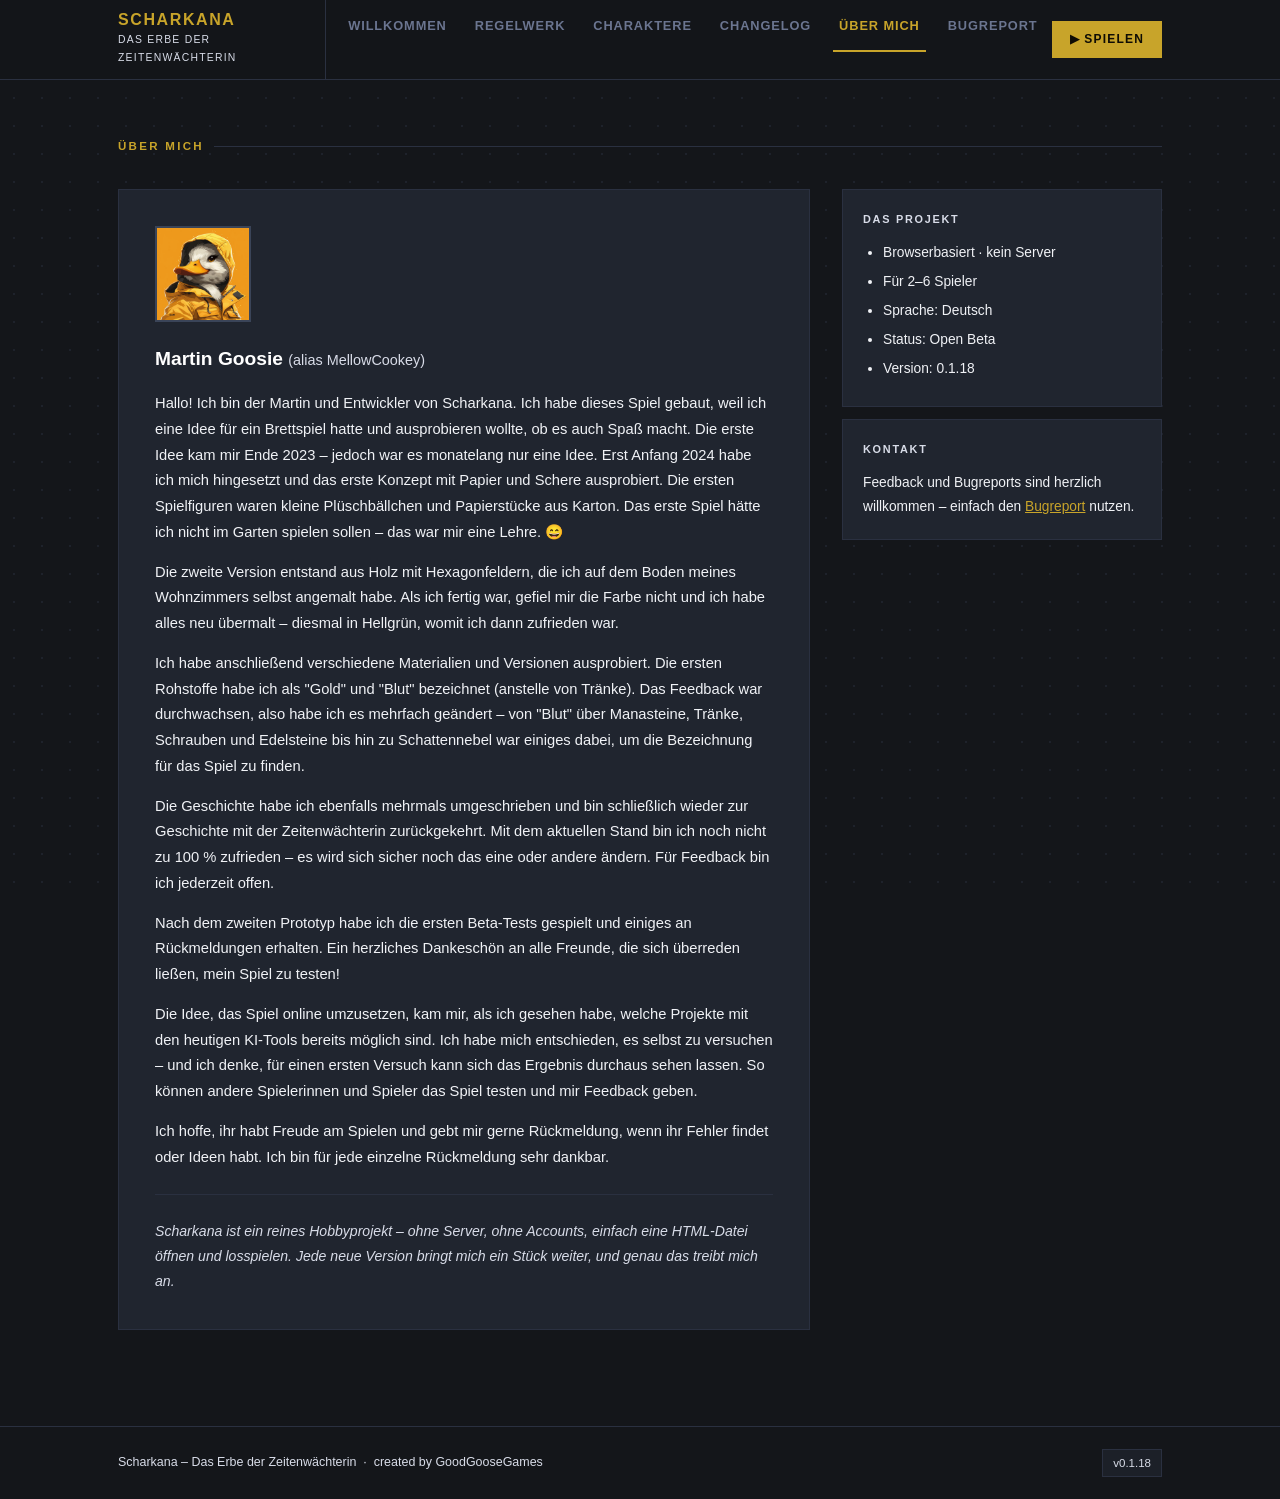
<file: ueber.html>
<!DOCTYPE html>
<html lang="de">
<head>
  <meta charset="UTF-8">
  <meta name="viewport" content="width=device-width, initial-scale=1.0">
  <title>Scharkana – Über mich</title>
  <link rel="preconnect" href="https://fonts.bunny.net">
  <link href="https://fonts.bunny.net/css?family=exo-2:400,400i,700,700i,900,900i&display=swap" rel="stylesheet">
  <link rel="stylesheet" href="style.css">
</head>
<body>

  <nav>
    <div class="nav-inner">
      <div class="nav-logo">
        <div class="nav-logo-title">Scharkana</div>
        <div class="nav-logo-sub">Das Erbe der Zeitenwächterin</div>
      </div>
      <a class="nav-btn" href="index.html" data-page="willkommen">Willkommen</a>
      <a class="nav-btn" href="regelwerk.html" data-page="regelwerk">Regelwerk</a>
      <a class="nav-btn" href="charaktere.html" data-page="charaktere">Charaktere</a>
      <a class="nav-btn" href="changelog.html" data-page="changelog">Changelog</a>
      <a class="nav-btn" href="ueber.html" data-page="ueber">Über mich</a>
      <a class="nav-btn" href="melden.html" data-page="melden">Bugreport</a>
      <a href="Scharkana_0.1.18.html" class="nav-play" target="_blank" rel="noopener">▶ Spielen</a>
    </div>
  </nav>

  <section class="section active" id="tab-ueber">
    <div class="page-wrap">
      <h2>Über mich</h2>

      <div class="about-layout">

        <div class="about-main">
          <div class="about-avatar"><img src="Charakterbilder/GoodGoose.jpg" alt="Good Goose Games"></div>
          <h3 style="font-size:1.2rem; margin-bottom:16px;">Martin Goosie <span style="font-weight:400; color:var(--text-muted); font-size:0.9rem;">(alias MellowCookey)</span></h3>
          <p style="color:var(--text);">
            Hallo! Ich bin der Martin und Entwickler von Scharkana. Ich habe dieses Spiel gebaut,
            weil ich eine Idee für ein Brettspiel hatte und ausprobieren wollte, ob es auch
            Spaß macht. Die erste Idee kam mir Ende 2023 – jedoch war es monatelang nur eine Idee.
            Erst Anfang 2024 habe ich mich hingesetzt und das erste Konzept mit Papier und Schere
            ausprobiert. Die ersten Spielfiguren waren kleine Plüschbällchen und Papierstücke aus
            Karton. Das erste Spiel hätte ich nicht im Garten spielen sollen – das war mir eine Lehre. 😄
          </p>
          <p style="color:var(--text);">
            Die zweite Version entstand aus Holz mit Hexagonfeldern, die ich auf dem Boden meines
            Wohnzimmers selbst angemalt habe. Als ich fertig war, gefiel mir die Farbe nicht und
            ich habe alles neu übermalt – diesmal in Hellgrün, womit ich dann zufrieden war.
          </p>
          <p style="color:var(--text);">
            Ich habe anschließend verschiedene Materialien und Versionen ausprobiert. Die ersten
            Rohstoffe habe ich als "Gold" und "Blut" bezeichnet (anstelle von Tränke). Das Feedback war durchwachsen, also habe ich es mehrfach
            geändert – von "Blut" über Manasteine, Tränke, Schrauben und Edelsteine bis hin zu
            Schattennebel war einiges dabei, um die Bezeichnung für das Spiel zu finden.
          </p>
          <p style="color:var(--text);">
            Die Geschichte habe ich ebenfalls mehrmals umgeschrieben und bin schließlich wieder
            zur Geschichte mit der Zeitenwächterin zurückgekehrt. Mit dem aktuellen Stand bin ich
            noch nicht zu 100 % zufrieden – es wird sich sicher noch das eine oder andere ändern.
            Für Feedback bin ich jederzeit offen.
          </p>
          <p style="color:var(--text);">
            Nach dem zweiten Prototyp habe ich die ersten Beta-Tests gespielt und einiges an
            Rückmeldungen erhalten. Ein herzliches Dankeschön an alle Freunde, die sich überreden
            ließen, mein Spiel zu testen!
          </p>
          <p style="color:var(--text);">
            Die Idee, das Spiel online umzusetzen, kam mir, als ich gesehen habe, welche Projekte
            mit den heutigen KI-Tools bereits möglich sind. Ich habe mich entschieden, es selbst
            zu versuchen – und ich denke, für einen ersten Versuch kann sich das Ergebnis durchaus
            sehen lassen. So können andere Spielerinnen und Spieler das Spiel testen und mir
            Feedback geben.
          </p>
          <p style="color:var(--text);">
            Ich hoffe, ihr habt Freude am Spielen und gebt mir gerne Rückmeldung, wenn ihr Fehler
            findet oder Ideen habt. Ich bin für jede einzelne Rückmeldung sehr dankbar.
          </p>
          <hr style="border:none; border-top:1px solid var(--border); margin:24px 0;">
          <p style="color:var(--text-muted); font-style:italic; font-size:0.88rem;">
            Scharkana ist ein reines Hobbyprojekt – ohne Server, ohne Accounts,
            einfach eine HTML-Datei öffnen und losspielen. Jede neue Version bringt
            mich ein Stück weiter, und genau das treibt mich an.
          </p>
        </div>

        <div class="about-sidebar">
          <div class="about-info-card">
            <h3>Das Projekt</h3>
            <ul>
              <li>Browserbasiert · kein Server</li>
              <li>Für 2–6 Spieler</li>
              <li>Sprache: Deutsch</li>
              <li>Status: Open Beta</li>
              <li>Version: 0.1.18</li>
            </ul>
          </div>
          <div class="about-info-card">
            <h3>Kontakt</h3>
            <p style="color:var(--text);">
              Feedback und Bugreports sind herzlich willkommen –
              einfach den <a href="melden.html" style="color:var(--gold);">Bugreport</a>
              nutzen.
            </p>
          </div>
        </div>

      </div>
    </div>
  </section>

  <footer>
    <div class="footer-inner">
      <p>Scharkana – Das Erbe der Zeitenwächterin &nbsp;·&nbsp; created by GoodGooseGames</p>
      <span class="footer-version">v0.1.18</span>
    </div>
  </footer>

  <script src="nav.js"></script>
</body>
</html>
</file>
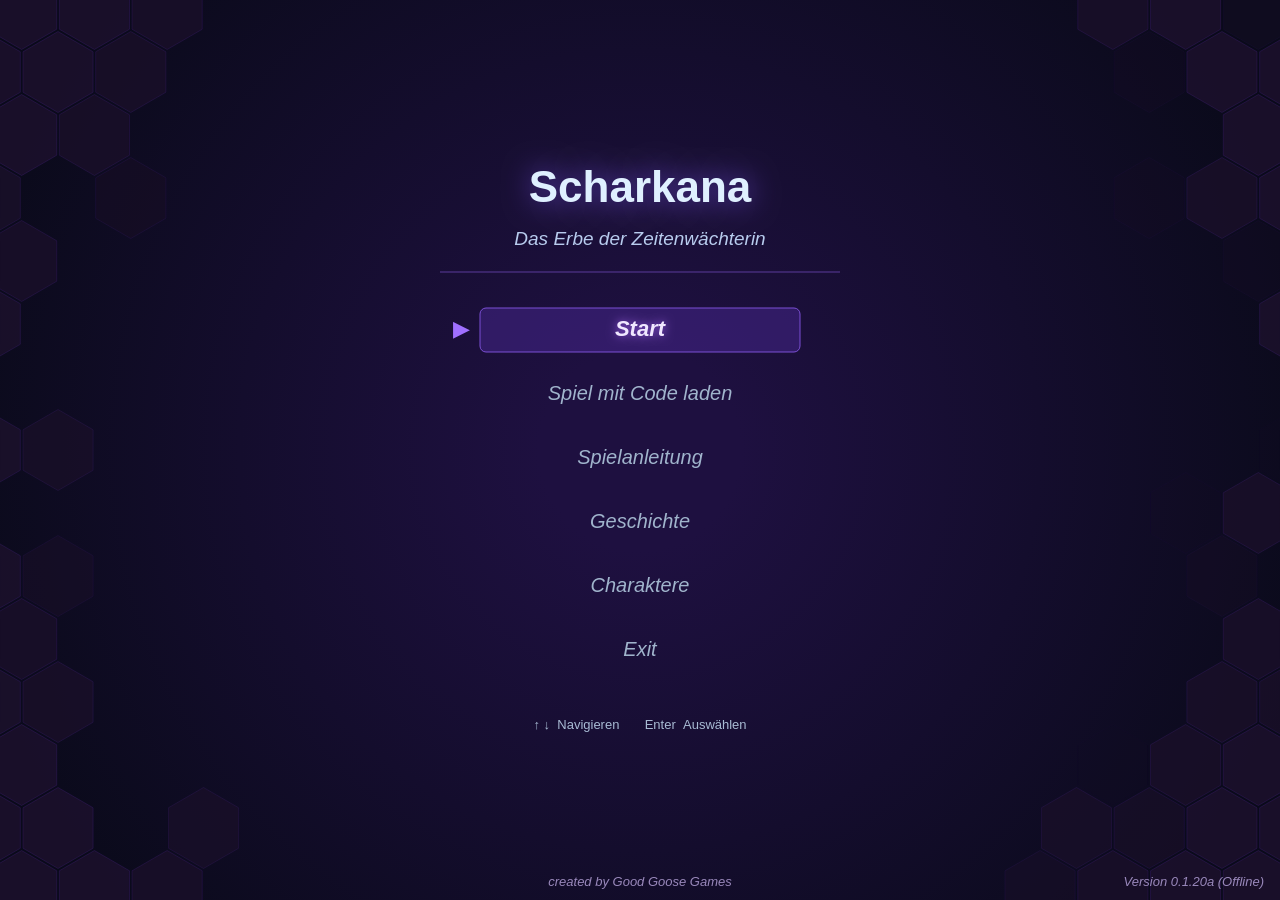
<file: Scharkana - Alpha v0.1.20a/Scharkana_v0.1.20a.html>
<!DOCTYPE html>
<html lang="de">
<head>
  <meta charset="UTF-8">
  <meta name="viewport" content="width=device-width, initial-scale=1.0">
  <title>Scharkana – Das Erbe der Zeitenwächterin</title>
  <link rel="preconnect" href="https://fonts.bunny.net">
  <link href="https://fonts.bunny.net/css?family=exo-2:400,400i,700,700i,900,900i&display=swap" rel="stylesheet">
  <style>
    * { margin: 0; padding: 0; box-sizing: border-box; }
    body {
      background: #14161a;
      overflow: hidden;
      font-family: "Exo 2",sans-serif;
      color: #ccc;
    }
    canvas {
      display: block;
      position: fixed;
      top: 0;
      left: 0;
      background: #1c2028;
    }
  </style>
</head>
<body>
  <canvas id="board"></canvas>

  <script>
    const canvas = document.getElementById('board');
    const ctx    = canvas.getContext('2d');
    let SIZE = 42;   // Hex-Größe (dynamisch per Mausrad oder fitAll)
    let panX = 0, panY = 0;       // Kamera-Versatz in Pixeln

    // ── Kamera auf Zentrum zurücksetzen ─────────────────────────────────────
    function autoBauZoom() {
      panX = 0; panY = 0;
    }


    // ── Spielzustand ────────────────────────────────────────────────────────
    const DIRS = [
      { dq:  0, dr: -1 }, // 1 – oben-links
      { dq:  1, dr: -1 }, // 2 – oben-rechts
      { dq:  1, dr:  0 }, // 3 – rechts
      { dq:  0, dr:  1 }, // 4 – unten-rechts
      { dq: -1, dr:  1 }, // 5 – unten-links
      { dq: -1, dr:  0 }, // 6 – links
    ];

    const hexMap = new Map();
    hexMap.set('0,0', 'start');

    let blockFlash    = null;
    let sealAnimation = null;
    let sealRingMap   = new Map(); // key → Ring-Nummer (für Opazitätsverlauf)
    let gamePhase     = 'bauphase'; // 'bauphase' | 'spielphase'
    let moveAnim      = null;       // { fromX,fromY,toX,toY,ghostFn,startTime }
    let moveAnimRafId = null;

    // ── Spielphase: Einheitenzustand ─────────────────────────────────────────
    let spielUnits        = []; // { q, r, type:'S'|'W', ownerIdx }
    let spielSelectedIdx  = null;
    let spielReachable    = new Map();
    let spielCampMenuOpen = false;
    let spielShopButtons  = [];
    let spielObjPositions = [];
    let spielActionBtns   = [];
    let spielPlayGrid     = null; // Set gültiger Hex-Keys
    let spielLog          = 'Klicke auf eine eigene Einheit oder das Lager (⌂).';
    let infoPanelBottom   = 54; // wird von drawPhaseInfoPanel aktualisiert
    let regelHinweisPopup = null; // { lines: string[], btnRect: {x,y,w,h} }
    let inGameMenuOpen    = false;
    let inGameMenuPage    = 1;
    let spielHistory      = [];
    let spielBuildings    = []; // { q, r, type:'mine'|'well', ownerIdx, stack (mine), adjBQ, adjBR }
    let spielBuildingMode = null; // null | { type:'mine'|'well', unitQ, unitR, candidates:[{q,r}] }
    let spielTurnKills     = []; // getötete Einheiten diese Runde: ['S'|'W']
    let droppedGems        = []; // { q, r } – auf dem Boden liegende Edelsteine
    let phaseTransition    = null; // { startTime } – Übergang Bau→Spiel
    let phase1Toast        = null; // { gold, trank, startTime } – kurze Einblendung nach Phase 1
    let victoryWinnerIdx   = null; // Index des Gewinners, null wenn kein Sieg
    let victoryFadeStart   = null; // performance.now() beim Start des Fade-Effekts
    let victoryFadeRafId   = null; // requestAnimationFrame-ID für Fade
    let spielRecoveryPanel = null; // null | { wKills, sKills, goldEarned } — Phase 4
    let spielPhase1Result  = null; // { gold, trank, unitCount }
    let spielPhase2Result  = [];   // [{ icon, label }]
    let spielPhase3StartGold  = 0;
    let spielPhase3StartTrank = 0;
    let spielPhase3Log     = [];   // [{ label, goldDelta }] — Käufe & Bauten
    let spielPhaseStep     = 3;    // 1=Versorgung, 2=Abbau, 3=Hauptphase, 4=Beutephase
    let spielResourcePopup = null; // null | { lines, timeout, interval, startTime }
    let mineInfoPopup      = null; // null | { stack: string[] }
    let spielRunde         = 1;    // Rundenanzahl (zählt jedes Mal wenn Spieler 1 dran ist)
    let bauHoverQ          = null; // Hover-Hex in der Bauphase
    let bauHoverR          = null;
    let transitionMPs      = [];   // MP-Startwerte für Übergangsbildschirm
    let saveBtnHover       = false;
    let cardAnim           = null; // { startTime, duration, prevOrder } – Karten-Übergangsanimation
    let phase3TimeoutId    = null; // Timeout-ID für automatisches Überspringen der Beutephase

    // ── Phase 2: Abbauphase ───────────────────────────────────────────────────
    function runPhase2(pIdx) {
      const p = players[pIdx];
      spielPhase2Result = [];
      for (const b of spielBuildings) {
        // Jede Mine/Brunnen wird geprüft – unabhängig vom Erbauer
        const schls = spielUnits.filter(u => u.q === b.q && u.r === b.r && u.ownerIdx === pIdx && u.type === 'S');
        // Priorität: Schleicher mit Edelstein zuerst
        const schlGem = schls.find(u => u.hasGem);
        const schl = schlGem || schls[0] || null;
        if (b.type === 'well') {
          if (schl) {
            if (schl.hasGem) {
              schl.hasGem = false;
              p.machtsteine += 5;  // Edelstein am Brunnen (Phase 1) → +5 MP, ändere 5 für anderen Wert
              spielPhase2Result.push({ icon: '◎', label: '+5 Machtpunkte (Edelstein)' });
            } else {
              p.nachtrank++;
              spielPhase2Result.push({ icon: '◎', label: '+1 Trank (Brunnen)' });
            }
          }
        }
        if (b.type === 'mine') {
          if (schls.length > 0) {
            const top = b.stack[0];
            if (top === 'G') {
              // Jeder Schleicher (auch mit Edelstein) kann Gold abbauen
              p.gold++;
              b.stack.shift();
              b.stack.push('G');
              spielPhase2Result.push({ icon: '⛏', label: '+1 Gold (Mine)' });
            } else if (top === 'E') {
              // Nur ein Schleicher ohne Edelstein kann ihn aufnehmen
              const schlNoGem = schls.find(u => !u.hasGem);
              if (schlNoGem) {
                schlNoGem.hasGem = true;
                b.stack = makeMineStack();
                spielPhase2Result.push({ icon: '⛏', label: 'Edelstein abgebaut!' });
              }
              // Nur gem-tragende Schleicher vorhanden → kein Abbau
            }
          }
        }
      }
      checkEliminations();
      return spielPhase2Result.map(r => r.label).join(' · ');
    }

    // ── Phase 1: Versorgungsphase ─────────────────────────────────────────────
    function runPhase1(pIdx) {
      const p = players[pIdx];
      const unitCount = spielUnits.filter(u => u.ownerIdx === pIdx).length;
      let g, t;
      // ── Einkommen pro Runde ──────────────────────────────────────────────────
      // Ändere die Zahlen rechts, um Gold/Tränke pro Runde anzupassen.
      // Ändere die Schwellenwerte (<=3, <=5), um die Einheitenanzahl-Grenzen zu verschieben.
      if      (unitCount <= 3) { g = 3; t = 3; }  // 1–3 Einheiten  → +3 Gold, +3 Tränke
      else if (unitCount <= 5) { g = 2; t = 2; }  // 4–5 Einheiten  → +2 Gold, +2 Tränke
      else                     { g = 1; t = 1; }  // 6+  Einheiten  → +1 Gold, +1 Trank
      p.gold      += g;
      p.nachtrank += t;
      spielPhase1Result = { gold: g, trank: t, unitCount };
      phase1Toast = { gold: g, trank: t, startTime: performance.now() };
      // Phase 1 automatisch nach 1.5s weiterschalten
      setTimeout(() => {
        phase1Toast = null;
        confirmPhaseStep();
        render();
      }, 1500);
      return `+${g} Gold, +${t} Trank`;
    }

    // ── Phase 4: Erholungsphase auslösen (nach Zug beenden) ──────────────────
    function triggerPhase4() {
      const wKills     = spielTurnKills.filter(t => t === 'W').length;
      const sKills     = spielTurnKills.filter(t => t === 'S').length;
      const goldEarned = wKills * 2 + sKills * 1;
      players[currentPlayerIdx].gold += goldEarned;
      spielRecoveryPanel = { wKills, sKills, goldEarned };
      spielPhaseStep     = 4;
      spielSelectedIdx   = null; spielReachable = new Map(); spielCampMenuOpen = false;
      // Phase 3 automatisch nach 3 Sekunden überspringen
      if (phase3TimeoutId) clearTimeout(phase3TimeoutId);
      phase3TimeoutId = setTimeout(() => {
        phase3TimeoutId = null;
        advanceToNextPlayerAnimated();
        render();
      }, 3000);
    }

    // ── Spieler eliminieren ───────────────────────────────────────────────────
    function eliminatePlayer(idx) {
      players[idx].eliminated = true;
      // Alle Einheiten entfernen, Edelsteine fallen lassen
      spielUnits = spielUnits.filter(u => {
        if (u.ownerIdx === idx) {
          if (u.type === 'S' && u.hasGem) droppedGems.push({ q: u.q, r: u.r });
          return false;
        }
        return true;
      });
      // Spielauswahl zurücksetzen falls nötig
      if (spielSelectedIdx !== null) { spielSelectedIdx = null; spielReachable = new Map(); }
      spielLog = `Spieler ${idx + 1} hat 0 Machtpunkte – ausgeschieden!`;
    }

    // Prüfe nach jeder Machtsteine-Änderung ob ein Spieler eliminiert wird
    function checkEliminations() {
      players.forEach((p, i) => {
        if (!p.eliminated && p.machtsteine <= 0) eliminatePlayer(i);
      });
      // Siegbedingung: 30 Machtpunkte → ändere 30, um das Siegziel anzupassen
      for (let i = 0; i < players.length; i++) {
        if (!players[i].eliminated && players[i].machtsteine >= 30) {
          triggerVictory(i); return;
        }
      }
      // Siegbedingung: letzter Überlebender
      const alive = players.filter(p => !p.eliminated);
      if (alive.length === 1) {
        triggerVictory(players.indexOf(alive[0]));
      }
    }

    function triggerVictory(winnerIdx) {
      if (victoryWinnerIdx !== null) return; // bereits ausgelöst
      victoryWinnerIdx = winnerIdx;
      spielPhaseStep   = 99;
      spielLog = `🏆 ${CHARACTERS[players[winnerIdx].charIdx].name} hat gewonnen!`;
      victoryFadeStart = performance.now();
      function fadeTick() {
        render();
        const elapsed = performance.now() - victoryFadeStart;
        if (elapsed < 5000) {
          victoryFadeRafId = requestAnimationFrame(fadeTick);
        } else {
          victoryFadeRafId = null;
          victoryFadeStart = null;
          window.location.href = `Assets/portal_cutscene.html?charIdx=${players[winnerIdx].charIdx}`;
        }
      }
      victoryFadeRafId = requestAnimationFrame(fadeTick);
    }

    // ── Zum nächsten Spieler wechseln (nach Phase 4 Bestätigung) ─────────────
    function advanceToNextPlayer() {
      spielRecoveryPanel = null;
      if (spielResourcePopup) {
        clearTimeout(spielResourcePopup.timeout);
        clearInterval(spielResourcePopup.interval);
        spielResourcePopup = null;
      }
      spielTurnKills     = [];
      spielPhase3Log     = [];
      spielPhase2Result  = [];
      spielPhaseStep     = 1;
      if (phase3TimeoutId) { clearTimeout(phase3TimeoutId); phase3TimeoutId = null; }
      // Nächsten nicht-eliminierten Spieler finden
      let next = (currentPlayerIdx + 1) % players.length;
      let guard = 0;
      while (players[next].eliminated && guard < players.length) {
        next = (next + 1) % players.length;
        guard++;
      }
      if (next <= currentPlayerIdx) spielRunde++;
      currentPlayerIdx   = next;
      spielSelectedIdx   = null;
      spielReachable     = new Map();
      spielCampMenuOpen  = false;
      spielBuildingMode  = null;

      // ── Neutrale Einheiten am Zentrum (0,0) aktualisieren ───────────────────
      {
        // 1. Falls alle Neutralen tot: Spielereinheiten im Zentrum entfernen
        const neutralAtCenter = spielUnits.filter(u => u.ownerIdx === -1 && u.q === 0 && u.r === 0);
        if (neutralAtCenter.length === 0) {
          spielUnits = spielUnits.filter(u => !(u.q === 0 && u.r === 0 && u.ownerIdx !== -1));
        }

        // 2. Regeneration oder neuer Wächter hinzufügen
        const neutralCenter = spielUnits.map((u, i) => ({ u, i }))
          .filter(({ u }) => u.ownerIdx === -1 && u.q === 0 && u.r === 0);
        const nW = neutralCenter.filter(({ u }) => u.type === 'W').length;
        const sEntry = neutralCenter.find(({ u }) => u.type === 'S');
        if (sEntry) {
          // Neutraler Schleicher regeneriert zu Wächter – kein zusätzlicher W diese Runde
          spielUnits[sEntry.i].type = 'W';
        } else if (nW < 3) {
          // Neuen Wächter hinzufügen
          spielUnits.push({ q: 0, r: 0, type: 'W', ownerIdx: -1 });
        }
      }

      runPhase1(currentPlayerIdx);
      spielLog = `Spieler ${currentPlayerIdx + 1} – Phase 1: Versorgung.`;
    }

    // ── Karten-Reihenfolge: aktiver Spieler zuerst ──────────────────────────
    function spielCardOrder() {
      const n = players.length;
      return Array.from({ length: n }, (_, i) => (currentPlayerIdx + i) % n);
    }

    // ── Animierter Spielerwechsel ────────────────────────────────────────────
    function advanceToNextPlayerAnimated() {
      if (phase3TimeoutId) { clearTimeout(phase3TimeoutId); phase3TimeoutId = null; }
      if (cardAnim) { advanceToNextPlayer(); render(); return; } // bereits animiert
      const prevOrder = spielCardOrder();
      cardAnim = { startTime: performance.now(), duration: 700, prevOrder };
      function tick() {
        const elapsed = performance.now() - cardAnim.startTime;
        if (elapsed >= cardAnim.duration) {
          cardAnim = null;
          advanceToNextPlayer();
          render();
          return;
        }
        render();
        requestAnimationFrame(tick);
      }
      requestAnimationFrame(tick);
    }

    function confirmPhaseStep() {
      if (spielPhaseStep === 1) {
        runPhase2(currentPlayerIdx);
        spielPhaseStep        = 3;
        spielPhase3StartGold  = players[currentPlayerIdx].gold;
        spielPhase3StartTrank = players[currentPlayerIdx].nachtrank;
        spielLog = `Hauptphase. Spieler ${currentPlayerIdx + 1} ist dran.`;
      }
    }

    function saveSpielState() {
      spielHistory.push({
        spielUnits:     spielUnits.map(u => ({ ...u })),
        spielBuildings: spielBuildings.map(b => ({ ...b, stack: b.stack ? [...b.stack] : undefined })),
        players:        players.map(p => ({ ...p })),
        currentPlayerIdx,
        spielTurnKills:  [...spielTurnKills],
        droppedGems:     droppedGems.map(g => ({ ...g })),
        spielPhase3Log:  spielPhase3Log.map(e => ({ ...e })),
      });
    }

    function undoSpielAction() {
      if (spielHistory.length === 0) {
        spielLog = 'Keine weitere Aktion rückgängig zu machen.';
        render(); return;
      }
      const state = spielHistory.pop();
      spielUnits       = state.spielUnits;
      spielBuildings   = state.spielBuildings;
      players          = state.players;
      currentPlayerIdx = state.currentPlayerIdx;
      spielTurnKills   = state.spielTurnKills;
      droppedGems      = state.droppedGems;
      spielPhase3Log   = state.spielPhase3Log;
      spielSelectedIdx = null; spielReachable = new Map(); spielCampMenuOpen = false; spielBuildingMode = null;
      spielLog = `Rückgängig gemacht. (${spielHistory.length} Schritte verbleibend)`;
      render();
    }

    const key = (q, r) => `${q},${r}`;

    // ── Spielstand-Encoding V2 (kompakt, Base91) ─────────────────────────────
    // 91 sichere druckbare ASCII-Zeichen – kein ", kein \, kein '
    const _V2A = '0123456789ABCDEFGHIJKLMNOPQRSTUVWXYZabcdefghijklmnopqrstuvwxyz!#$%&()*+,-./:;<=>?@[]^_{|}~`';
    // 91² = 8281 > 8192 = 2¹³  →  2 Zeichen kodieren exakt 13 Bits

    // Alle spielbaren Hexfelder (Radius 10) in fester Reihenfolge – 331 Felder
    const _V2G = (() => {
      const R = 10, h = [];
      for (let q = -R; q <= R; q++)
        for (let r = Math.max(-R, -q - R); r <= Math.min(R, -q + R); r++)
          h.push([q, r]);
      return h;
    })();
    const _V2O = 10; // Koordinaten-Offset: -10..+10 → 0..20 (5 Bit)

    // ── Bit-Writer ───────────────────────────────────────────────────────────
    class _Bw {
      constructor() { this.d = []; this.b = 0; this.n = 0; }
      w(v, bits) {
        for (let i = bits - 1; i >= 0; i--) {
          this.b = (this.b << 1) | ((v >>> i) & 1);
          if (++this.n === 8) { this.d.push(this.b); this.b = 0; this.n = 0; }
        }
      }
      done() { if (this.n) this.d.push(this.b << (8 - this.n)); return new Uint8Array(this.d); }
    }

    // ── Bit-Reader ───────────────────────────────────────────────────────────
    class _Br {
      constructor(bytes) { this.b = bytes; this.bi = 0; this.li = 7; }
      r(n) {
        let v = 0;
        for (let i = 0; i < n; i++) {
          if (this.bi >= this.b.length) throw new Error('Code zu kurz');
          v = (v << 1) | ((this.b[this.bi] >>> this.li) & 1);
          if (--this.li < 0) { this.bi++; this.li = 7; }
        }
        return v;
      }
    }

    // ── Base91-Konvertierung (13 Bits ↔ 2 Zeichen) ───────────────────────────
    function _v2enc(bytes) {
      const A = _V2A; let out = '', buf = 0, len = 0;
      for (const b of bytes) {
        buf = (buf << 8) | b; len += 8;
        if (len >= 13) { len -= 13; const v = (buf >>> len) & 0x1FFF; out += A[v / 91 | 0] + A[v % 91]; }
      }
      if (len > 0) { const v = (buf & ((1 << len) - 1)) << (13 - len); out += A[v / 91 | 0] + A[v % 91]; }
      return out;
    }
    function _v2dec(str) {
      const A = _V2A, M = {};
      for (let i = 0; i < A.length; i++) M[A[i]] = i;
      let buf = 0, len = 0; const bytes = [];
      for (let i = 0; i + 1 < str.length; i += 2) {
        const a = M[str[i]], b = M[str[i + 1]];
        if (a === undefined || b === undefined) throw new Error('Ungültiges Zeichen');
        buf = (buf << 13) | (a * 91 + b); len += 13;
        while (len >= 8) { len -= 8; bytes.push((buf >>> len) & 0xFF); buf &= (1 << len) - 1; }
      }
      return new Uint8Array(bytes);
    }

    // ── Sealed-Felder rekonstruieren (ohne Animation) ─────────────────────────
    function _reconstructSealed() {
      const RINGS = 40, seen = new Set([...hexMap.keys()]);
      let cur = [];
      for (const [k] of hexMap) { const [q, r] = k.split(',').map(Number); cur.push({ q, r }); }
      for (let ring = 1; ring <= RINGS; ring++) {
        const next = [];
        for (const { q, r } of cur) {
          for (const { dq, dr } of DIRS) {
            const nq = q + dq, nr = r + dr, nk = key(nq, nr);
            if (!seen.has(nk)) {
              seen.add(nk); next.push({ q: nq, r: nr });
              hexMap.set(nk, 'sealed'); sealRingMap.set(nk, ring);
            }
          }
        }
        cur = next;
      }
    }

    // ── Spielstand kodieren (V2) ──────────────────────────────────────────────
    function encodeGameState() {
      const bw = new _Bw();
      bw.w(2, 4);                                       // Version 2
      bw.w(players.length - 1, 3);                      // Spieleranzahl − 1
      bw.w(currentPlayerIdx, 3);
      bw.w(Math.min(spielRunde, 4095), 12);
      bw.w(Math.min(spielPhaseStep, 4) - 1, 2);         // 1–4 → 0–3

      // Hex-Map Ebene 1: Präsenz-Bitmap (331 Bits, ein Bit pro Feld)
      const pres = [];
      const typeCode = { start: 0, visited: 1, blocked: 2 };
      for (const [q, r] of _V2G) {
        const t = hexMap.get(`${q},${r}`);
        const here = (t && t !== 'sealed') ? 1 : 0;
        pres.push(here); bw.w(here, 1);
      }
      // Ebene 2: Typ jedes vorhandenen Felds (2 Bits)
      for (let i = 0; i < _V2G.length; i++) {
        if (pres[i]) bw.w(typeCode[hexMap.get(`${_V2G[i][0]},${_V2G[i][1]}`)] ?? 1, 2);
      }

      // Einheiten
      bw.w(spielUnits.length, 5);
      for (const u of spielUnits) {
        bw.w(u.q + _V2O, 5); bw.w(u.r + _V2O, 5);
        bw.w(u.type === 'W' ? 1 : 0, 1); bw.w(u.ownerIdx & 3, 2); bw.w(u.hasGem ? 1 : 0, 1);
      }

      // Gebäude
      bw.w(spielBuildings.length, 5);
      for (const b of spielBuildings) {
        bw.w(b.q + _V2O, 5); bw.w(b.r + _V2O, 5);
        bw.w(b.type === 'well' ? 1 : 0, 1); bw.w(b.ownerIdx & 3, 2);
        bw.w((b.adjBQ ?? 0) + _V2O, 5); bw.w((b.adjBR ?? 0) + _V2O, 5);
        let sf = 0; if (b.stack) for (let j = 0; j < 5; j++) if (b.stack[j] === 'E') sf |= (1 << j);
        bw.w(sf, 5);
      }

      // Spieler
      for (const p of players) {
        bw.w(p.q + _V2O, 5); bw.w(p.r + _V2O, 5);
        bw.w((p.campQ ?? p.q) + _V2O, 5); bw.w((p.campR ?? p.r) + _V2O, 5);
        bw.w(p.charIdx & 7, 3);
        bw.w(Math.min(p.moves ?? 0, 15), 4);
        bw.w(Math.min(p.machtsteine ?? 0, 255), 8);
        bw.w(Math.min(p.gold ?? 0, 65535), 16);
        bw.w(Math.min(p.nachtrank ?? 0, 255), 8);
        bw.w(p.eliminated ? 1 : 0, 1);
      }

      // Edelsteine auf dem Boden
      bw.w(droppedGems.length, 5);
      for (const g of droppedGems) { bw.w(g.q + _V2O, 5); bw.w(g.r + _V2O, 5); }

      return '~' + _v2enc(bw.done()); // ~ als V2-Kennung (nicht in Base64)
    }

    // ── Spielstand laden (V2 + V1-Fallback) ──────────────────────────────────
    function _applyState(newHexMap, newUnits, newBldgs, newPlayers, newSelChars,
                         pCount, cpIdx, runde, phase, newGems, doReconstruct) {
      hexMap.clear();
      for (const [k, v] of newHexMap) hexMap.set(k, v);
      sealRingMap = new Map();
      if (doReconstruct) _reconstructSealed();
      spielUnits = newUnits; spielBuildings = newBldgs;
      players = newPlayers; selectedCharacters = newSelChars;
      playerCount = pCount; currentPlayerIdx = cpIdx;
      spielRunde = runde; spielPhaseStep = phase; droppedGems = newGems;
      spielPlayGrid = new Set([...hexMap.keys()].filter(k => hexMap.get(k) !== 'sealed' && hexMap.get(k) !== 'blocked'));
      spielHistory = []; spielTurnKills = []; spielPhase3Log = [];
      spielPhase2Result = []; spielPhase1Result = null; phase1Toast = null;
      spielRecoveryPanel = null; spielPhase3StartGold = 0; spielPhase3StartTrank = 0;
      spielSelectedIdx = null; spielReachable = new Map();
      spielCampMenuOpen = false; spielBuildingMode = null;
      mineInfoPopup = null; spielResourcePopup = null;
      blockFlash = null; sealAnimation = null; cardAnim = null;
      if (phase3TimeoutId) { clearTimeout(phase3TimeoutId); phase3TimeoutId = null; }
      panX = 0; panY = 0;
      gamePhase = 'spielphase'; screen = 'game'; menuAnimId = null;
      if (typeof victoryFadeRafId !== 'undefined' && victoryFadeRafId !== null) {
        cancelAnimationFrame(victoryFadeRafId); victoryFadeRafId = null;
      }
      if (typeof victoryFadeStart !== 'undefined') victoryFadeStart = null;
      if (typeof victoryWinnerIdx !== 'undefined') victoryWinnerIdx = null;
      if (typeof inGameMenuOpen !== 'undefined') inGameMenuOpen = false;
      if (typeof spielLog !== 'undefined') spielLog = 'Spiel geladen.';
    }

    function decodeAndLoadGameState(code) {
      code = code.trim();

      // ── V2-Pfad (startet mit ~) ───────────────────────────────────────────
      if (code.startsWith('~')) {
        let bytes;
        try { bytes = _v2dec(code.slice(1)); } catch { return 'Ungültiger Code (V2-Fehler).'; }
        const br = new _Br(bytes);
        try {
          if (br.r(4) !== 2) return 'Unbekannte Code-Version.';
          const pCount = br.r(3) + 1, cpIdx = br.r(3), runde = br.r(12), phase = br.r(2) + 1;

          const TILE = ['start', 'visited', 'blocked'];
          const newHexMap = new Map();
          const pres = [];
          for (let i = 0; i < _V2G.length; i++) pres.push(br.r(1));
          for (let i = 0; i < _V2G.length; i++) {
            if (pres[i]) newHexMap.set(`${_V2G[i][0]},${_V2G[i][1]}`, TILE[br.r(2)] ?? 'visited');
          }

          const newUnits = []; const uc = br.r(5);
          for (let i = 0; i < uc; i++) {
            const q = br.r(5) - _V2O, r = br.r(5) - _V2O;
            newUnits.push({ q, r, type: br.r(1) ? 'W' : 'S', ownerIdx: br.r(2), hasGem: !!br.r(1) });
          }

          const newBldgs = []; const bc = br.r(5);
          for (let i = 0; i < bc; i++) {
            const q = br.r(5) - _V2O, r = br.r(5) - _V2O;
            const type = br.r(1) ? 'well' : 'mine', ownerIdx = br.r(2);
            const adjBQ = br.r(5) - _V2O, adjBR = br.r(5) - _V2O, sf = br.r(5);
            const bld = { q, r, type, ownerIdx, adjBQ, adjBR };
            if (type === 'mine') { bld.stack = []; for (let j = 0; j < 5; j++) bld.stack.push((sf >> j) & 1 ? 'E' : 'G'); }
            newBldgs.push(bld);
          }

          const newPlayers = [], newSelChars = [];
          for (let i = 0; i < pCount; i++) {
            const q = br.r(5) - _V2O, r = br.r(5) - _V2O;
            const campQ = br.r(5) - _V2O, campR = br.r(5) - _V2O;
            newPlayers.push({ q, r, campQ, campR, charIdx: br.r(3), moves: br.r(4),
              machtsteine: br.r(8), gold: br.r(16), nachtrank: br.r(8), eliminated: !!br.r(1) });
            newSelChars.push(newPlayers[newPlayers.length - 1].charIdx);
          }

          const newGems = []; const gc = br.r(5);
          for (let i = 0; i < gc; i++) newGems.push({ q: br.r(5) - _V2O, r: br.r(5) - _V2O });

          _applyState(newHexMap, newUnits, newBldgs, newPlayers, newSelChars,
                      pCount, cpIdx, runde, phase, newGems, true);
          return null;
        } catch (e) { return `Fehler beim Laden: ${e.message}`; }
      }

      // ── V1-Fallback (alter Base64-Code) ──────────────────────────────────
      let raw;
      try { raw = atob(code); } catch { return 'Ungültiger Code (Base64-Fehler).'; }
      const b = new Uint8Array(raw.length);
      for (let i = 0; i < raw.length; i++) b[i] = raw.charCodeAt(i);
      let p = 0;
      const u8  = () => b[p++];
      const i8  = () => { const v = b[p++]; return v > 127 ? v - 256 : v; };
      const u16 = () => { const h = b[p++], l = b[p++]; return (h << 8) | l; };
      try {
        if (u8() !== 1) return 'Unbekannte Code-Version (V1).';
        const pCount = u8(), cpIdx = u8(), runde = u16(), phase = u8();
        const newHexMap = new Map();
        const TILE = ['start', 'visited', 'sealed', 'blocked'];
        const hc = u16();
        for (let i = 0; i < hc; i++) { const q = i8(), r = i8(), t = u8(); newHexMap.set(`${q},${r}`, TILE[t] ?? 'visited'); }
        const newUnits = []; const uc = u8();
        for (let i = 0; i < uc; i++) { const q = i8(), r = i8(), type = u8() ? 'W' : 'S', oi = i8(), hg = u8(); newUnits.push({ q, r, type, ownerIdx: oi, hasGem: !!hg }); }
        const newBldgs = []; const bc = u8();
        for (let i = 0; i < bc; i++) {
          const q = i8(), r = i8(), type = u8() ? 'well' : 'mine', oi = u8(), adjBQ = i8(), adjBR = i8(), sf = u8();
          const bld = { q, r, type, ownerIdx: oi, adjBQ, adjBR };
          if (type === 'mine') { bld.stack = []; for (let j = 0; j < 5; j++) bld.stack.push((sf >> j) & 1 ? 'E' : 'G'); }
          newBldgs.push(bld);
        }
        const newPlayers = [], newSelChars = [];
        for (let i = 0; i < pCount; i++) {
          const q = i8(), r = i8(), campQ = i8(), campR = i8();
          const charIdx = u8(), moves = u8(), machtsteine = u8(), gold = u16(), nachtrank = u8(), elim = u8();
          newPlayers.push({ q, r, campQ, campR, charIdx, moves, machtsteine, gold, nachtrank, eliminated: !!elim });
          newSelChars.push(charIdx);
        }
        const newGems = []; const gc = u8();
        for (let i = 0; i < gc; i++) newGems.push({ q: i8(), r: i8() });
        _applyState(newHexMap, newUnits, newBldgs, newPlayers, newSelChars,
                    pCount, cpIdx, runde, phase, newGems, false);
        return null;
      } catch (err) { return `Fehler beim Laden: ${err.message}`; }
    }

    // ── Menü-Zustand ─────────────────────────────────────────────────────────
    let screen      = 'menu'; // 'menu' | 'playerSelect' | 'characterSelect' | 'game'
    let menuIndex   = 0;
    let menuAnimId  = null;   // RAF-Handle für Menü-Hex-Animation
    let menuAnimP   = 0;      // Animationsphase 0..1
    let menuHexData = null;   // vorberechnete Hex-Kacheln
    let playerCount = 2;
    const MENU_ITEMS = ['Start', 'Spiel mit Code laden', 'Spielanleitung', 'Geschichte', 'Charaktere', 'Exit'];

    // ── Pixel-Art Sprite Hilfsfunktionen ─────────────────────────────────────
    function makeSpriteDrawer(ctx, ox, oy, P) {
      return {
        px(x,y,c)       { ctx.fillStyle=c; ctx.fillRect(ox+x*P, oy+y*P, P, P); },
        row(x,y,w,c)    { ctx.fillStyle=c; ctx.fillRect(ox+x*P, oy+y*P, w*P, P); },
        box(x,y,w,h,c)  { ctx.fillStyle=c; ctx.fillRect(ox+x*P, oy+y*P, w*P, h*P); },
      };
    }

    function drawSpriteTarrak(ctx, ox, oy) {
      const P=6;
      const {px,row,box} = makeSpriteDrawer(ctx,ox,oy,P);
      const K='#100505', W='#f0edcc', ww='#b0ac88', S='#8a6035', sk='#5c3c1c',
            O='#c86520', od='#7a3c08', R='#c83000', F='#ff9010', fy='#ffe050',
            T='#e8d070', E='#ff5500', Br='#5a2c0a';
      box(3,0,14,1,W); box(4,1,12,1,W); box(5,2,10,1,ww);
      px(3,1,ww); px(16,1,ww); px(5,0,ww); px(10,0,ww); px(15,0,ww);
      box(4,2,12,5,K);
      box(5,3,10,3,S); box(5,5,10,1,sk);
      px(6,4,E); px(7,4,E); px(12,4,E); px(13,4,E);
      px(9,5,sk); px(10,5,sk);
      row(5,7,2,T); row(13,7,2,T);
      box(0,8,20,2,K); box(1,8,18,2,O);
      box(15,8,4,2,od);
      box(0,10,3,6,K); box(1,10,2,6,O);
      box(17,10,3,6,K); box(17,10,2,6,od);
      box(3,10,14,3,K); box(4,10,10,3,O); box(13,10,3,3,od);
      box(3,13,14,2,K); box(4,13,12,2,R); box(13,13,3,2,Br);
      px(0,14,F); px(1,14,F); px(0,15,fy);
      px(18,14,F); px(19,14,F); px(19,15,fy);
      box(4,15,12,2,K); box(5,15,8,2,O); box(12,15,4,2,od);
      box(4,17,5,7,K); box(5,17,3,7,O); box(7,17,2,7,od);
      box(11,17,5,7,K); box(11,17,3,7,O); box(13,17,3,7,od);
      box(3,24,6,2,K); box(4,24,4,2,Br);
      box(11,24,6,2,K); box(11,24,4,2,Br);
      px(4,26,F); px(5,26,fy); px(6,26,F);
      px(13,26,F); px(14,26,fy); px(15,26,F);
    }

    function drawSpriteJana(ctx, ox, oy) {
      const P=6;
      const {px,row,box} = makeSpriteDrawer(ctx,ox,oy,P);
      const K='#05080f', H='#1a1a3a', hh='#0a0a22', Sk='#e8c898', sk='#c09a6a',
            A='#1a3a6a', al='#2a5aaa', AB='#0a2a5a', IC='#88ccff', iw='#ddeeff',
            E='#55aaff', Bl='#0a1a3a';
      box(2,1,3,22,H); box(2,1,2,22,hh);
      box(14,2,3,18,H); box(15,2,2,18,hh);
      box(5,1,10,6,K);
      box(6,2,8,4,Sk); box(6,5,8,1,sk);
      px(7,3,E); px(8,3,E); px(11,3,E); px(12,3,E);
      px(9,4,sk); px(10,4,sk);
      box(5,0,10,2,H); box(6,1,8,1,hh);
      box(4,7,12,2,K); box(5,7,10,2,A); box(12,7,3,2,AB);
      box(4,6,2,3,K); box(4,6,2,2,al);
      box(14,6,2,3,K); box(14,6,2,2,al);
      box(5,9,10,5,K); box(6,9,7,5,A); box(12,9,3,5,AB);
      px(9,10,IC); px(10,10,IC); px(9,11,IC); px(10,11,IC);
      box(3,9,3,8,K); box(4,9,2,8,A);
      box(13,9,3,8,K); box(13,9,2,8,AB);
      px(2,16,IC); px(1,15,iw); px(1,16,IC); px(2,15,iw);
      px(0,16,IC); px(1,14,iw);
      px(16,15,IC); px(17,14,iw); px(17,15,IC); px(18,14,iw);
      px(17,13,iw); px(16,14,IC);
      box(5,14,10,2,K); box(6,14,7,2,Bl); row(6,14,3,al);
      box(5,16,4,8,K); box(6,16,2,8,A); box(7,16,2,8,AB);
      box(10,16,4,8,K); box(10,16,2,8,A); box(12,16,2,8,AB);
      box(4,24,5,2,K); box(5,24,3,2,AB);
      box(10,24,5,2,K); box(10,24,3,2,AB);
      px(5,26,IC); px(9,26,IC); px(13,26,IC);
    }

    function drawSpriteNadoris(ctx, ox, oy) {
      const P=6;
      const {px,row,box} = makeSpriteDrawer(ctx,ox,oy,P);
      const K='#040c04', Sk='#3a7a50', sk='#205030', H='#1a6a1a', hh='#0a4a0a',
            HL='#44cc55', A='#1a4a28', al='#2a7a3a', AB='#0a2a12', Le='#55aa33',
            lh='#88dd44', E='#aaff44', Br='#7a5020', gl='#ccff88';
      box(1,3,3,22,H); box(2,3,2,20,hh);
      box(15,4,3,18,H); box(15,4,2,16,hh);
      box(3,3,2,3,K); box(3,3,2,2,Sk);
      box(14,3,2,3,K); box(14,3,2,2,Sk);
      px(2,2,K); px(2,2,Sk);
      px(16,2,K); px(16,2,Sk);
      box(4,2,12,6,K);
      box(5,3,10,4,Sk); box(5,6,10,1,sk);
      px(6,4,E); px(7,4,E); px(11,4,E); px(12,4,E);
      px(8,5,sk);
      box(4,0,12,3,H); box(5,1,10,2,hh); box(6,0,8,1,H);
      box(3,8,3,3,K); box(3,8,2,3,Le);
      box(14,8,3,3,K); box(14,8,2,3,Le);
      px(2,8,lh); px(16,8,lh);
      box(5,8,10,6,K); box(6,8,7,6,A); box(12,8,3,6,AB);
      px(8,9,Le); px(9,9,lh); px(10,9,Le);
      px(7,11,Le); px(9,11,lh); px(11,11,Le);
      box(4,8,2,8,K); box(4,8,2,7,A);
      box(14,8,2,8,K); box(14,8,2,7,AB);
      box(1,10,3,14,K); box(2,10,1,14,Br);
      px(1,9,gl); px(2,8,gl); px(3,9,gl); px(2,9,lh);
      box(5,14,10,2,K); box(6,14,7,2,AB);
      row(6,14,3,Le); row(10,14,3,lh);
      box(5,16,4,8,K); box(6,16,2,8,A);
      box(10,16,4,8,K); box(10,16,2,8,AB);
      box(5,24,4,2,K); box(5,24,3,2,AB);
      box(10,24,4,2,K); box(10,24,3,2,AB);
      px(4,26,Le); px(6,26,lh); px(8,26,gl); px(11,26,lh); px(14,26,Le);
    }

    function drawSpriteThorgrim(ctx, ox, oy) {
      const P=6;
      const {px,row,box} = makeSpriteDrawer(ctx,ox,oy,P);
      const K='#0a0800', Sk='#c08050', sk='#8a5030', Ba='#dddac8', bd='#aaaa88',
            G='#d4a010', gl='#ffdd44', gd='#8a6800', Gx='#888888', gxd='#444444',
            E='#ffee00', LB='#aaeeFF', ld='#5588bb';
      const dy = 4;
      box(4,dy+0,12,4,K); box(5,dy+0,10,3,G);
      box(5,dy+0,10,1,gl);
      px(4,dy+1,G); px(15,dy+1,G);
      px(9,dy+0,gl); px(10,dy+0,gl);
      row(8,dy+1,4,E);
      box(5,dy+3,10,3,K); box(6,dy+3,8,3,Sk); box(12,dy+3,3,3,sk);
      px(7,dy+4,E); px(8,dy+4,E); px(11,dy+4,E); px(12,dy+4,E);
      box(4,dy+5,12,14,K);
      box(5,dy+5,10,14,Ba); box(12,dy+5,3,14,bd);
      row(6,dy+6,2,bd); row(10,dy+6,2,bd);
      row(7,dy+8,1,bd); row(11,dy+8,1,bd);
      row(6,dy+10,2,bd); row(10,dy+10,2,bd);
      row(7,dy+13,4,bd);
      box(6,dy+17,2,2,K); box(7,dy+17,1,2,Ba);
      box(11,dy+17,2,2,K); box(11,dy+17,1,2,Ba);
      box(0,dy+5,5,3,K); box(1,dy+5,4,3,G); box(3,dy+5,2,3,gl);
      box(15,dy+5,5,3,K); box(15,dy+5,3,3,G); box(15,dy+5,1,3,gl);
      box(4,dy+5,2,5,K); box(4,dy+5,2,5,gd);
      box(14,dy+5,2,5,K); box(14,dy+5,2,5,gd);
      box(16,dy+4,2,14,K); box(17,dy+4,1,14,Gx);
      box(16,dy+2,4,6,K); box(17,dy+2,4,6,G);
      box(17,dy+2,4,2,gl);
      row(17,dy+7,3,gd);
      px(18,dy+3,E); px(19,dy+4,E); px(18,dy+5,E);
      px(20,dy+3,LB); px(21,dy+2,E); px(21,dy+4,LB);
      px(20,dy+7,LB); px(21,dy+6,E);
      box(5,dy+18,5,5,K); box(6,dy+18,3,5,G); box(8,dy+18,2,5,gd);
      box(10,dy+18,5,5,K); box(10,dy+18,3,5,G); box(13,dy+18,2,5,gd);
      box(4,dy+23,6,2,K); box(4,dy+23,5,2,gd);
      box(10,dy+23,6,2,K); box(10,dy+23,5,2,gd);
      px(5,dy+25,E); px(9,dy+25,LB); px(13,dy+25,E);
    }

    function drawSpriteMorvina(ctx, ox, oy) {
      const P=6;
      const {px,row,box} = makeSpriteDrawer(ctx,ox,oy,P);
      const K='#08020c', RB='#1a0a2a', rb='#0a0415', Sk='#8aaa88', sk='#5a7a58',
            P2='#8833cc', pl='#bb66ff', pd='#4a1a88', E='#ff3388', BL='#1a0a28',
            TN='#441166', tn='#220833', WH='#ddeedd';
      box(4,0,12,8,K); box(5,0,10,8,RB); box(12,0,3,8,rb);
      row(5,0,10,pd); row(5,1,10,TN);
      box(6,3,8,4,K);
      box(7,3,6,4,Sk); box(11,3,3,4,sk);
      px(7,4,E); px(8,4,E); px(10,4,E); px(11,4,E);
      px(7,4,E);
      px(7,6,sk); px(8,6,sk); px(11,6,sk);
      row(8,7,4,WH);
      box(4,8,3,2,K); box(4,8,3,2,RB);
      box(13,8,3,2,K); box(13,8,3,2,RB);
      px(3,7,P2); px(4,7,pl); px(15,7,P2); px(16,7,pl);
      box(3,8,14,18,K);
      box(4,8,5,18,RB);
      box(8,8,4,18,BL);
      box(11,8,5,18,rb);
      row(5,10,3,TN); row(12,10,3,TN);
      row(4,13,4,TN); row(12,13,4,TN);
      row(5,16,3,TN); row(12,16,3,TN);
      box(0,10,4,5,K); box(1,10,3,5,sk);
      px(1,13,Sk); px(2,13,Sk); px(3,14,Sk);
      px(0,12,P2); px(0,13,pl);
      box(16,10,4,5,K); box(16,10,3,5,sk);
      box(17,9,3,3,K); box(18,9,2,3,P2); px(18,9,pl);
      px(17,8,pl); px(20,8,pl); px(19,7,E);
      row(3,25,2,P2); row(6,25,2,pl); row(10,25,2,P2); row(14,25,2,pl);
      row(2,26,2,pd); row(7,26,1,TN); row(13,26,2,pd);
      px(4,26,RB); px(6,26,RB); px(9,26,BL); px(12,26,RB); px(15,26,RB);
    }

    function drawSpriteIllyria(ctx, ox, oy) {
      const P=6;
      const {px,row,box} = makeSpriteDrawer(ctx,ox,oy,P);
      const K='#080a10', H='#e8e0f0', hd='#a898c0', Sk='#f4d8b0', sk='#d4a880',
            W='#f8f4ff', wd='#c8c0e0', Go='#d4a820', gl='#ffee88', gd='#8a6800',
            E='#66aaff', BL='#aaccff', IC='#ddeeff', iw='#ffffff';
      box(1,3,3,20,H); box(2,3,2,20,hd);
      box(15,3,3,18,H); box(16,3,2,16,hd);
      box(3,4,2,4,K); box(3,4,2,3,Sk); px(2,3,Sk); px(2,4,Sk);
      box(15,4,2,4,K); box(15,4,2,3,Sk); px(17,3,Sk); px(17,4,Sk);
      box(5,2,10,6,K);
      box(6,2,8,5,Sk); box(6,6,8,1,sk);
      px(7,3,E); px(8,3,E); px(11,3,E); px(12,3,E);
      px(7,3,BL); px(12,3,BL);
      px(9,4,sk); px(10,4,sk);
      box(5,0,10,3,H); box(6,1,8,2,hd); box(7,0,6,1,H);
      box(3,7,4,3,K); box(3,7,4,3,Go); row(3,7,4,gl);
      box(13,7,4,3,K); box(13,7,4,3,Go); row(13,7,4,gl);
      px(4,8,BL); px(14,8,BL);
      box(5,10,10,7,K);
      box(6,10,6,7,W); box(11,10,4,7,wd);
      row(6,11,2,Go); row(11,11,2,gd);
      px(9,12,Go); px(10,12,gl);
      row(6,14,2,Go); row(11,14,2,gd);
      box(4,10,2,8,K); box(5,10,1,8,W);
      box(14,10,2,8,K); box(14,10,1,8,wd);
      box(16,12,5,5,K);
      box(17,12,4,4,IC); box(17,12,4,2,iw);
      px(16,11,IC); px(21,11,IC); px(16,16,IC); px(21,16,IC);
      px(15,13,BL); px(22,13,BL); px(19,10,iw); px(19,17,IC);
      box(4,17,12,9,K);
      box(5,17,5,9,W); box(9,17,4,9,wd); box(12,17,4,9,H);
      row(6,19,2,wd); row(12,19,2,H);
      row(5,22,3,wd); row(11,22,4,H);
      box(6,26,3,1,K); box(6,26,2,1,gd);
      box(11,26,3,1,K); box(11,26,2,1,gd);
      row(6,27,8,IC);
      px(5,27,BL); px(14,27,BL); px(4,28,IC); px(15,28,IC);
    }

    // ── Charakterdaten ───────────────────────────────────────────────────────
    const CHARACTERS = [
      {
        name:    'Tarrak Feuerfaust',
        race:    'Trollschamane',
        element: 'Feuer & Wut',
        origin:  'Die brennenden Ebenen von Ashkara',
        traits:  'Wild · Direkt · Unbeugsam',
        quote:   'Das Feuer fragt nicht, ob du bereit bist. Es brennt einfach.',
        color:   '#c0281a', colorLight: '#ff6644', colorDark: '#5a0a04',
        imgSrc:  'Charakterbilder/Tarrak Feuerfaust.jpg',
        drawFn: drawSpriteTarrak, spriteW: 20, spriteH: 27,
      },
      {
        name:    'Jana Frostwind',
        race:    'Nordländerin',
        element: 'Eis & Wille',
        origin:  'Die Eisfelder von Valdrun',
        traits:  'Ruhig · Strategisch · Unnachgiebig',
        quote:   'Der Norden tötet nicht die Schwachen. Er offenbart, wer schon immer stark war.',
        color:   '#1a55c0', colorLight: '#66aaff', colorDark: '#041050',
        imgSrc:  'Charakterbilder/Jana Frostwind.jpg',
        drawFn: drawSpriteJana, spriteW: 20, spriteH: 27,
      },
      {
        name:    'Nadoris Waldgeist',
        race:    'Druide',
        element: 'Natur & Weisheit',
        origin:  'Der Ewige Wald von Elyndra',
        traits:  'Weise · Geduldig · Gefährlich unterschätzt',
        quote:   'Der Wald rächt sich nie. Er erinnert sich nur.',
        color:   '#1a7a28', colorLight: '#55cc66', colorDark: '#053010',
        imgSrc:  'Charakterbilder/Nadoris Waldgeist.jpg',
        drawFn: drawSpriteNadoris, spriteW: 20, spriteH: 27,
      },
      {
        name:    'Thorgrim Donneraxt',
        race:    'Zwerg',
        element: 'Blitz & Stolz',
        origin:  'Die Sturmgipfel von Kharak',
        traits:  'Laut · Stolz · Loyal — aber nie vergessend',
        quote:   'Ein Zwerg beugt sich dem Blitz nicht. Er schmiedet ihn.',
        color:   '#b08800', colorLight: '#ffdd44', colorDark: '#4a3800',
        imgSrc:  'Charakterbilder/Thorgrim Donneraxt.jpg',
        drawFn: drawSpriteThorgrim, spriteW: 22, spriteH: 27,
      },
      {
        name:    'Morvina Aschegrund',
        race:    'Untote',
        element: 'Erde & Dunkel',
        origin:  'Das Unterreich von Veltharr',
        traits:  'Kalt · Berechnend · Alt — sehr alt',
        quote:   'Ich bin nicht zurückgekehrt, weil ich wollte. Ich bin zurückgekehrt, weil etwas noch nicht fertig ist.',
        color:   '#7722cc', colorLight: '#bb77ff', colorDark: '#2a0855',
        imgSrc:  'Charakterbilder/Morvina Aschegrund.jpg',
        drawFn: drawSpriteMorvina, spriteW: 20, spriteH: 27,
      },
      {
        name:    'Illyria Mondlicht',
        race:    'Hochelfe',
        element: 'Licht & Gerechtigkeit',
        origin:  'Die Hallen von Silbermond',
        traits:  'Anmutig · Prinzipientreu · Innerlich zerrissen',
        quote:   'Das Licht urteilt nicht. Es zeigt nur, was immer schon da war.',
        color:   '#8899bb', colorLight: '#ddeeff', colorDark: '#2a3550',
        imgSrc:  'Charakterbilder/Illyria Mondlicht.jpg',
        drawFn: drawSpriteIllyria, spriteW: 23, spriteH: 29,
      },
    ];

    // Bilder vorladen
    const charImages = CHARACTERS.map(ch => {
      const img = new Image();
      img.onload = () => render();
      img.src = ch.imgSrc;
      return img;
    });

    // Sprites vorrendern (offscreen canvas pro Charakter)
    const spriteCanvases = CHARACTERS.map(ch => {
      const PS = 6;
      const sc = document.createElement('canvas');
      sc.width  = ch.spriteW * PS;
      sc.height = ch.spriteH * PS;
      ch.drawFn(sc.getContext('2d'), 0, 0);
      return sc;
    });

    // Charakter-Auswahl Zustand
    let carouselIndex         = 0;
    let charSelectingPlayer   = 1;
    let selectedCharacters    = [];

    // ── Mehrspielerzustand ───────────────────────────────────────────────────
    let players          = []; // { q, r, moves, charIdx }
    let currentPlayerIdx = 0;

    function curPlayer() { return players[currentPlayerIdx]; }

    function initGame() {
      // Aufbauzüge pro Spieler: Basiswert + Spieleranzahl → ändere 8, um mehr/weniger Erkundung zu geben
      const movesPerPlayer = 8 + playerCount; // 2P=10, 3P=11, 4P=12, 5P=13, 6P=14
      players = selectedCharacters.map(charIdx => ({ q: 0, r: 0, moves: movesPerPlayer, charIdx }));
      currentPlayerIdx = 0;
      hexMap.clear();
      hexMap.set('0,0', 'start');
      blockFlash    = null;
      sealAnimation = null;
      sealRingMap   = new Map();
      gamePhase     = 'bauphase';
    }

    function hexDistance(q1, r1, q2, r2) {
      const dq = q1 - q2, dr = r1 - r2;
      return (Math.abs(dq) + Math.abs(dr) + Math.abs(dq + dr)) / 2;
    }

    function bfsPlayDist(startQ, startR, targetQ, targetR, grid) {
      const startK = `${startQ},${startR}`;
      const targetK = `${targetQ},${targetR}`;
      if (!grid.has(startK) || !grid.has(targetK)) return Infinity;
      const visited = new Map([[startK, 0]]);
      const queue = [{ q: startQ, r: startR, d: 0 }];
      while (queue.length) {
        const { q, r, d } = queue.shift();
        if (q === targetQ && r === targetR) return d;
        for (const { dq, dr } of DIRS) {
          const nq = q + dq, nr = r + dr, nk = `${nq},${nr}`;
          if (grid.has(nk) && !visited.has(nk)) {
            visited.set(nk, d + 1);
            queue.push({ q: nq, r: nr, d: d + 1 });
          }
        }
      }
      return Infinity;
    }

    // ── Bauphase: Abstandsregel-Helfer ──────────────────────────────────────
    function bauBfsDist(aq, ar, bq, br) {
      // BFS-Distanz über erkundete (start/visited) Felder; beide Endpunkte immer passierbar
      const ak = `${aq},${ar}`, bk = `${bq},${br}`;
      if (ak === bk) return 0;
      const passable = k => k === ak || k === bk || hexMap.get(k) === 'start' || hexMap.get(k) === 'visited';
      if (!passable(bk)) return Infinity;
      const vis = new Set([ak]);
      const queue = [{ q: aq, r: ar, d: 0 }];
      while (queue.length) {
        const { q, r, d } = queue.shift();
        for (const { dq, dr } of DIRS) {
          const nq2 = q + dq, nr2 = r + dr, nk = `${nq2},${nr2}`;
          if (passable(nk) && !vis.has(nk)) {
            if (nq2 === bq && nr2 === br) return d + 1;
            vis.add(nk);
            queue.push({ q: nq2, r: nr2, d: d + 1 });
          }
        }
      }
      return Infinity;
    }

    // Gibt 'blocked', 'warn' oder 'ok' zurück für ein Kandidatenfeld (nq,nr)
    // movesOverride erlaubt es, den Check für einen zukünftigen Zugzustand zu simulieren
    // Verwendet hexAxialDist (direkte Gitterdistanz), damit auch unbesuchte Felder korrekt bewertet werden
    function bauDistanzStatus(nq, nr, movesOverride) {
      const cp = curPlayer();
      const m = movesOverride !== undefined ? movesOverride : cp.moves;
      if (m > 2) return 'ok';
      const minDist = m === 2 ? 2 : 3;
      let closest = Infinity;
      for (let i = 0; i < players.length; i++) {
        if (i === currentPlayerIdx) continue;
        // BFS-Distanz: schwarze (blocked) Felder gelten als Barriere
        const d = bauBfsDist(nq, nr, players[i].q, players[i].r);
        if (d < closest) closest = d;
      }
      if (closest < minDist) return 'blocked';
      if (m <= 1 && closest === minDist) return 'warn';
      return 'ok';
    }

    // Fallback: true wenn ALLE begehbaren Nachbarfelder durch die Abstandsregel gesperrt sind
    function bauAllNeighborsBlocked(movesOverride) {
      const cp = curPlayer();
      const m = movesOverride !== undefined ? movesOverride : cp.moves;
      if (m > 2) return false;
      return DIRS.every(({ dq, dr }) => {
        const nq = cp.q + dq, nr = cp.r + dr;
        const nk = `${nq},${nr}`;
        const typ = hexMap.get(nk);
        if (typ === 'blocked' || typ === 'sealed') return true;
        if (isBlockedByPlayer(nq, nr)) return true;
        return bauDistanzStatus(nq, nr, m) === 'blocked';
      });
    }

    // Direkte Hex-Gitterdistanz (axiale Koordinaten, unabhängig von besuchten Feldern)
    function hexAxialDist(q1, r1, q2, r2) {
      return (Math.abs(q1 - q2) + Math.abs(r1 - r2) + Math.abs((q1 + r1) - (q2 + r2))) / 2;
    }

    // ── Zoom-Regler ──────────────────────────────────────────────────────────



    // ── Bewegungsanimation ───────────────────────────────────────────────────
    function startMoveAnim(fromQ, fromR, toQ, toR, ghostFn) {
      if (moveAnimRafId) { cancelAnimationFrame(moveAnimRafId); moveAnimRafId = null; }
      const { x: fromX, y: fromY } = hexToPixel(fromQ, fromR);
      const { x: toX,   y: toY   } = hexToPixel(toQ,   toR);
      moveAnim = { fromX, fromY, toX, toY, ghostFn, startTime: performance.now() };
      function loop() {
        render();
        const elapsed = performance.now() - moveAnim.startTime;
        if (elapsed < 3000) {
          moveAnimRafId = requestAnimationFrame(loop);
        } else {
          moveAnim = null;
          moveAnimRafId = null;
          render();
        }
      }
      moveAnimRafId = requestAnimationFrame(loop);
    }

    function drawMoveAnim() {
      if (!moveAnim) return;
      const { fromX, fromY, toX, toY, ghostFn, startTime } = moveAnim;
      const elapsed = (performance.now() - startTime) / 1000; // Sekunden

      // Weg-Linie (gestrichelt, immer sichtbar während Animation)
      ctx.save();
      ctx.strokeStyle = 'rgba(255,255,255,0.55)';
      ctx.lineWidth   = 5;
      ctx.lineCap     = 'round';
      ctx.setLineDash([10, 7]);
      ctx.lineDashOffset = -elapsed * 18; // bewegt sich entlang der Linie
      ctx.beginPath();
      ctx.moveTo(fromX, fromY);
      ctx.lineTo(toX, toY);
      ctx.stroke();
      ctx.setLineDash([]);
      ctx.restore();

      if (elapsed < 1.0) {
        // Phase 1: Linie erscheint – Geist noch voll sichtbar am alten Feld
        ctx.save();
        ctx.globalAlpha = 1;
        ghostFn(fromX, fromY);
        ctx.restore();
      } else if (elapsed < 2.0) {
        // Phase 2: Geist verblasst am alten Feld
        const alpha = 1 - (elapsed - 1.0);
        ctx.save();
        ctx.globalAlpha = alpha;
        ghostFn(fromX, fromY);
        ctx.restore();
      } else {
        // Phase 3: Leuchteffekt am neuen Feld verblasst
        const alpha = 1 - (elapsed - 2.0);
        ctx.save();
        ctx.globalAlpha = alpha;
        ctx.fillStyle   = 'rgba(255,255,255,0.45)';
        ctx.shadowColor = '#ffffff';
        ctx.shadowBlur  = 22;
        ctx.beginPath();
        ctx.arc(toX, toY, SIZE * 0.45, 0, Math.PI * 2);
        ctx.fill();
        ctx.restore();
      }
    }

    // true wenn der aktuelle Spieler zu nah an mindestens einem anderen Spieler ist
    function bauZuNahFuerSkip(minDist) {
      const cp = curPlayer();
      return players.some((p, i) =>
        i !== currentPlayerIdx && bauBfsDist(cp.q, cp.r, p.q, p.r) < minDist
      );
    }

    // ── Übergangsanimation Aufbauphase → Spielphase ──────────────────────────
    function drawPhaseTransitionScreen(t) {
      // t: 0..1
      // 0.00–0.18 : Einblenden
      // 0.18–0.82 : Inhalt sichtbar
      // 0.82–1.00 : Ausblenden
      const overlayAlpha = t < 0.18 ? t / 0.18
                         : t < 0.82 ? 1
                         : 1 - (t - 0.82) / 0.18;
      ctx.fillStyle = `rgba(0,0,0,${overlayAlpha})`;
      ctx.fillRect(0, 0, canvas.width, canvas.height);
      if (overlayAlpha < 0.5) return;

      const contentAlpha = t < 0.18 ? 0
                         : t < 0.28 ? (t - 0.18) / 0.10
                         : t < 0.74 ? 1
                         : 1 - (t - 0.74) / 0.08;
      if (contentAlpha <= 0) return;

      ctx.save();
      ctx.globalAlpha = contentAlpha;
      const cx = canvas.width / 2, cy = canvas.height / 2;

      // Charakterkarten – Größe vorab berechnen für vertikale Zentrierung
      const n = players.length;
      const gap = 14;
      const cardW = Math.min(188, (canvas.width * 0.90 - gap * (n - 1)) / n);
      const cardH = cardW * 1.62;
      const imgH  = cardH * 0.55;
      const totalW = n * cardW + (n - 1) * gap;
      const startX = cx - totalW / 2;
      const headerH = 112; // Höhe des Titelbereichs oberhalb der Karten
      const cardY   = Math.max(headerH + 10, Math.round((canvas.height - cardH - headerH) / 2) + headerH);
      const blockTop = cardY - headerH;

      // Titel
      ctx.fillStyle = '#ffffff'; ctx.font = 'bold 46px "Exo 2",sans-serif';
      ctx.textAlign = 'center'; ctx.textBaseline = 'middle';
      ctx.shadowColor = '#9b5de5'; ctx.shadowBlur = 30;
      ctx.fillText('Spielphase beginnt', cx, blockTop + 30);
      ctx.shadowBlur = 0;
      ctx.fillStyle = '#9b9bcc'; ctx.font = 'italic 17px "Exo 2",sans-serif';
      ctx.fillText('Die Lager sind errichtet – der Kampf beginnt', cx, blockTop + 72);

      // Dekorationslinie
      const lw = Math.min(700, canvas.width * 0.72);
      const lg = ctx.createLinearGradient(cx - lw/2, 0, cx + lw/2, 0);
      lg.addColorStop(0, 'transparent'); lg.addColorStop(0.5, '#9b5de5'); lg.addColorStop(1, 'transparent');
      ctx.strokeStyle = lg; ctx.lineWidth = 1;
      ctx.beginPath(); ctx.moveTo(cx - lw/2, blockTop + 94); ctx.lineTo(cx + lw/2, blockTop + 94); ctx.stroke();

      players.forEach((p, i) => {
        const ch    = CHARACTERS[p.charIdx];
        const img   = charImages[p.charIdx];
        const mp    = transitionMPs[i] ?? 0;
        const mpCol = mp >= 5 ? '#44dd88' : mp >= 4 ? '#ffcc00' : mp >= 2 ? '#ff9900' : '#ff4444';
        const cardX = startX + i * (cardW + gap);
        const cardCX = cardX + cardW / 2;

        // Karten-Hintergrund
        const bgGrad = ctx.createLinearGradient(cardX, cardY, cardX, cardY + cardH);
        bgGrad.addColorStop(0, ch.colorDark); bgGrad.addColorStop(1, '#06060e');
        ctx.fillStyle = bgGrad; ctx.strokeStyle = ch.color; ctx.lineWidth = 1.5;
        ctx.shadowColor = ch.color; ctx.shadowBlur = 14;
        ctx.beginPath(); ctx.roundRect(cardX, cardY, cardW, cardH, 8); ctx.fill(); ctx.stroke();
        ctx.shadowBlur = 0;

        // Portrait (geclippt)
        ctx.save();
        ctx.beginPath(); ctx.roundRect(cardX, cardY, cardW, imgH, [8, 8, 0, 0]); ctx.clip();
        if (img.complete && img.naturalWidth > 0) {
          const ia = img.naturalWidth / img.naturalHeight;
          const ca = cardW / imgH;
          let dw, dh, dx, dy;
          if (ia > ca) { dh = imgH; dw = dh * ia; dx = cardX + (cardW - dw) / 2; dy = cardY; }
          else          { dw = cardW; dh = dw / ia; dx = cardX; dy = cardY; }
          ctx.drawImage(img, dx, dy, dw, dh);
          const fGrad = ctx.createLinearGradient(0, cardY + imgH * 0.55, 0, cardY + imgH);
          fGrad.addColorStop(0, 'rgba(0,0,0,0)'); fGrad.addColorStop(1, '#06060e');
          ctx.fillStyle = fGrad; ctx.fillRect(cardX, cardY, cardW, imgH);
        } else {
          ctx.fillStyle = ch.colorDark; ctx.fillRect(cardX, cardY, cardW, imgH);
        }
        ctx.restore();

        // Spieler-Label
        const fs = Math.max(10, Math.round(cardW * 0.075));
        ctx.fillStyle = ch.colorLight; ctx.font = `bold ${fs}px "Exo 2",sans-serif`;
        ctx.textAlign = 'center'; ctx.textBaseline = 'top';
        ctx.fillText(`Spieler ${i + 1}`, cardCX, cardY + imgH + 7);

        // Charaktername
        ctx.fillStyle = '#e8e8ff'; ctx.font = `bold ${Math.max(11, Math.round(cardW * 0.085))}px "Exo 2",sans-serif`;
        ctx.fillText(ch.name, cardCX, cardY + imgH + 7 + fs + 4);

        // MP-Badge
        const badgeW = cardW * 0.68, badgeH = 26;
        const badgeX = cardCX - badgeW / 2;
        const badgeY = cardY + cardH - badgeH - 10;
        ctx.fillStyle = mpCol + '2a'; ctx.strokeStyle = mpCol; ctx.lineWidth = 1.5;
        ctx.shadowColor = mpCol; ctx.shadowBlur = 8;
        ctx.beginPath(); ctx.roundRect(badgeX, badgeY, badgeW, badgeH, 5); ctx.fill(); ctx.stroke();
        ctx.shadowBlur = 0;
        ctx.fillStyle = mpCol; ctx.font = `bold ${Math.max(11, Math.round(cardW * 0.075))}px "Exo 2",sans-serif`;
        ctx.textBaseline = 'middle';
        ctx.fillText(`🔮 ${mp} MP`, cardCX, badgeY + badgeH / 2);
      });

      ctx.restore();
    }

    function runPhaseTransition(onDone) {
      const DURATION = 4200;
      phaseTransition = { startTime: performance.now(), onDone };
      let spielStarted = false;
      function tick(now) {
        const t = Math.min(1, (now - phaseTransition.startTime) / DURATION);
        render();
        drawPhaseTransitionScreen(t);
        if (!spielStarted && t >= 0.5) {
          spielStarted = true;
          onDone(); // Spielphase im Hintergrund starten wenn Bild schwarz ist
        }
        if (t < 1) requestAnimationFrame(tick);
        else phaseTransition = null;
      }
      requestAnimationFrame(tick);
    }

    function startSpielphase() {
      gamePhase        = 'spielphase';
      currentPlayerIdx = 0;
      panX = 0; panY = 0;
      spielUnits       = [];
      // Alle nicht-versiegelten Felder als gültiges Bewegungsfeld
      spielPlayGrid = new Set([...hexMap.keys()].filter(k => hexMap.get(k) !== 'sealed' && hexMap.get(k) !== 'blocked'));
      players.forEach((p, i) => {
        const dist    = bfsPlayDist(p.q, p.r, 0, 0, spielPlayGrid);
        // Start-Machtpunkte: 1 MP pro Feld Abstand vom Zentrum, maximal 5
        // Ändere Math.min(5, ...) → z.B. Math.min(3, ...) für weniger Startpunkte
        p.machtsteine = Math.min(5, dist === Infinity ? 0 : dist);
        p.gold        = 0;  // Start-Gold → ändere 0, um mit mehr Gold zu beginnen
        p.nachtrank   = 0;  // Start-Tränke → ändere 0, um mit mehr Tränken zu beginnen
        p.campQ       = p.q;
        p.campR       = p.r;
        // Starteinheit: jeder Spieler beginnt mit 1 Schattenwächter ('W') am Lager
        // Ändere 'W' auf 'S' für einen Nebelschleicher als Starteinheit
        spielUnits.push({ q: p.campQ, r: p.campR, type: 'W', ownerIdx: i });
      });
      // Zentrum startet leer – neutrale Wächter erscheinen schrittweise
      spielBuildings        = [];
      spielHistory          = [];
      spielBuildingMode     = null;
      spielTurnKills        = [];
      droppedGems           = [];
      spielRecoveryPanel    = null;
      spielResourcePopup    = null;
      mineInfoPopup         = null;
      spielRunde            = 1;
      spielPhase3Log        = [];
      spielPhase2Result     = [];
      spielPhaseStep        = 1;
      spielSelectedIdx      = null;
      spielReachable        = new Map();
      spielCampMenuOpen     = false;
      runPhase1(0);
      spielLog = 'Spielphase gestartet. Spieler 1 – Phase 1: Versorgung.';
      render();
    }

    // Gibt true zurück wenn ein ANDERER Spieler auf (q,r) steht (Startfeld ausgenommen)
    function isBlockedByPlayer(q, r) {
      if (q === 0 && r === 0) return false; // Startfeld: Ausnahme
      return players.some((p, i) => i !== currentPlayerIdx && p.q === q && p.r === r);
    }

    function advanceTurn() {
      // Alle Spieler aufgebraucht → Board versiegeln
      if (players.every(p => p.moves === 0)) { sealBoard(); return; }
      // Nächsten Spieler mit noch verbleibenden Zügen finden
      do {
        currentPlayerIdx = (currentPlayerIdx + 1) % players.length;
      } while (players[currentPlayerIdx].moves === 0);
      // Zoom anpassen damit alle Spieler sichtbar bleiben
      autoBauZoom();
    }

    // Popup: { message, phase:'in'|'hold'|'out', alpha, scale, startTime }
    let popup = null;

    // ── Geschichte-Screen ────────────────────────────────────────────────────
    const GESCH_PAGES = [
      [ // Seite 1
        { t:'title',   s:'Das Erbe der Zeitenwächterin' },
        { t:'sub',     s:'Spieleinleitung · Für 2–6 Spieler' },
        { t:'gap' },
        { t:'chapter', s:'PROLOG' },
        { t:'heading', s:'Die Nacht, in der die Zeit zerbrach' },
        { t:'gap' },
        { t:'body',    s:'Lange bevor die ersten Stämme ihre Namen kannten, gab es sie: Seraphia, die Zeitenwächterin. Nicht gekrönt, nicht gewählt – sie war einfach da. Hoch oben in den vereisten Gipfeln von Khareth hielt sie das Gleichgewicht zwischen Licht und Dunkelheit, zwischen Leben und Tod. An ihrer Seite stand seit Anbeginn ein schweigender Wächter, gehüllt in dunkle Rüstung – ein Schatten neben dem Thron, dessen Namen niemand kannte.' },
        { t:'gap' },
        { t:'body',    s:'Dann kam jene Nacht, in der die Welt aufhörte, sich richtig anzufühlen. Die ewigen Feuer erloschen. Die Gletscher weinten. Der Ewige Wald verstummte. Der Amboss des Himmels in den Zwergenhallen wurde still, und selbst das Licht von Silbermond flackerte. Seraphia war tot – und ohne sie begann das Gleichgewicht zu zerbrechen, langsam und unaufhaltsam wie ein Riss im Eis.' },
        { t:'gap' },
        { t:'chapter', s:'DER RUF' },
        { t:'body',    s:'Aus jedem Land, aus jedem Volk, wurde eine*r gewählt – durch einen Ruf, den man nicht ignorieren kann. Sechs machten sich auf den Weg nach Khareth:' },
        { t:'gap' },
        { t:'body',    s:'  · Tarrak Feuerfaust, der Trollschamane der brennenden Ebenen, dessen ewiges Feuer erloschen war.' },
        { t:'body',    s:'  · Jana Frostwind, die furchtlose Kriegerin des Nordens, deren Gletscher zu schmelzen begannen.' },
        { t:'body',    s:'  · Nadoris Waldgeist, der weise Druide, dessen Ewiger Wald zum ersten Mal schwieg.' },
        { t:'body',    s:'  · Thorgrim Donneraxt, der stolze Zwerg, dessen Berge den Donner verloren hatten.' },
        { t:'body',    s:'  · Morvina Aschegrund, die Untote des Unterreichs, deren Existenz selbst am Gleichgewicht hing.' },
        { t:'body',    s:'  · Illyria Mondlicht, die Hochelfe aus Silbermond, deren Licht für einen Herzschlag erloschen war.' },
      ],
      [ // Seite 2
        { t:'chapter', s:'DIE HALLE DER ZEITENWÄCHTERIN' },
        { t:'gap' },
        { t:'body',    s:'Sie trafen sich dort, wo die Luft dünn ist und das Schweigen ein Gewicht hat. Keiner hatte den Weg geplant – und doch standen sie alle zur selben Stunde vor den Toren aus schwarzem Marmor. Die Halle dahinter war größer, als die Berge es hätten erlauben dürfen. Der Thron der Zeitenwächterin – leer. Und neben ihm: der Wächter.' },
        { t:'gap' },
        { t:'body',    s:'Seine kalten grauen Augen glitten über die sechs, und mit ruhiger, kräftiger Stimme sprach er:' },
        { t:'gap' },
        { t:'quote',   s:'„Ihr seid gekommen, um ihren Thron zu besteigen. Doch wie ich sehe, seid ihr nicht würdig."' },
        { t:'gap' },
        { t:'body',    s:'Er hob die Hand und flüsterte einen Zauber in einer Sprache, die älter war als alle Völker. Hinter den Auserwählten riss die Luft auf – ein Portal, schwarz wie erloschene Asche. Mit einer einzigen Handbewegung schleuderte er sie hinein.' },
        { t:'gap' },
        { t:'chapter', s:'DIE SCHATTENWELT' },
        { t:'gap' },
        { t:'body',    s:'Sie landeten hart in einer fremden Welt. Kein Himmel. Kein Leben. Nur ein diffuses, graues Licht, das aus dem Boden selbst zu sickern schien. Tarrak beschwor seine Flammen – nur ein schwacher Funke. Jana rief die Kälte – doch diese wirkte weit entfernt. All ihre Kräfte waren wie von ihnen entzogen, als hätte diese Welt sie verschluckt.' },
        { t:'gap' },
        { t:'body',    s:'Hinter ihnen schwebte noch das Portal. Der Wächter trat heran, beugte sich leicht vor, und seine kalten Augen blickten hindurch. Mit ruhiger, eisiger Stimme sprach er:' },
        { t:'gap' },
        { t:'quote',   s:'„Nur wer es aus der Schattenwelt schafft, kann den Thron besteigen."' },
        { t:'gap' },
        { t:'body',    s:'Das Portal schloss sich. Im letzten Moment sahen die Sechs, wie er sich umdrehte – sein Blick sagte alles: Es wird keiner schaffen. Dann: Schwärze. Stille. Tiefe Leere.' },
        { t:'gap' },
        { t:'body',    s:'Doch in der Ferne dieser Leere war eine Macht zu spüren. Die Welt wartete nur darauf, entdeckt zu werden – und mit ihr die Kraft, das Tor zurück zu öffnen.' },
        { t:'gap' },
        { t:'italic',  s:'Sechs Auserwählte. Eine fremde Welt. Ein Wächter, der euch bereits aufgegeben hat.' },
        { t:'bold',    s:'Was bist du bereit zu tun, um nach Hause zu kommen?' },
      ],
    ];

    let geschichtePage     = 1;
    let geschichteProgress = 0;
    let geschichteTotal    = 60;
    let geschichteAnimId   = null;

    // ── Charaktere-Daten ────────────────────────────────────────────────────
    let charakterePage = 1;
    const CHARAKTERE_PAGES = [
      [ // Seite 1 – Tarrak & Jana
        { t:'title',   s:'Charaktere' },
        { t:'sub',     s:'Scharkana – Erbe der Zeitenwächterin  ·  Sechs Schicksale, eine Welt' },
        { t:'gap' },
        { t:'chapter', s:'1  ·  TARRAK FEUERFAUST' },
        { t:'heading', s:'Trollschamane  ·  Feuer & Wut  ·  Die brennenden Ebenen von Ashkara' },
        { t:'body',    s:'Wild · Direkt · Unbeugsam' },
        { t:'gap' },
        { t:'body',    s:'In den weiten Ebenen lebt ein mächtiger Trollschamane, dessen Herz vom Lodern der Flammen erfüllt ist. Mit seiner wilden Natur und unerschütterlichen Entschlossenheit steht er bereit, wenn das Feuer der Herausforderung entfacht wird. Geprägt von der Hitze seines Lebensraums, trotzt er jeder Prüfung. Seine Entschlossenheit strahlt wie die Glut eines gewaltigen Feuers, seine Seele ist ein Zeugnis für die Stärke der Trollschamanen.' },
        { t:'quote',   s:'„Das Feuer fragt nicht, ob du bereit bist. Es brennt einfach."' },
        { t:'gap' },
        { t:'gap' },
        { t:'chapter', s:'2  ·  JANA FROSTWIND' },
        { t:'heading', s:'Nordländerin  ·  Eis & Wille  ·  Die Eisfelder von Valdrun' },
        { t:'body',    s:'Ruhig · Strategisch · Unnachgiebig' },
        { t:'gap' },
        { t:'body',    s:'In den eisigen Weiten des Nordens lebt eine mutige Frau, erfüllt von der Kälte des Eises. Mit furchtloser Natur und unerschütterlichem Willen trotzt sie jedem Hindernis. Geprägt von Kälte und Stille, ist sie bereit für jedes Abenteuer. Ihre Entschlossenheit strahlt wie das Nordlicht, ihre Seele ist ein Beispiel für den Mut der Bewohnerinnen des Nordens. Selbst in den härtesten Prüfungen bleibt sie standhaft und zeigt ihre unerschütterliche Entschlossenheit.' },
        { t:'quote',   s:'„Der Norden tötet nicht die Schwachen. Er offenbart, wer schon immer stark war."' },
      ],
      [ // Seite 2 – Nadoris & Thorgrim
        { t:'title',   s:'Charaktere' },
        { t:'sub',     s:'Scharkana – Erbe der Zeitenwächterin  ·  Sechs Schicksale, eine Welt' },
        { t:'gap' },
        { t:'chapter', s:'3  ·  NADORIS WALDGEIST' },
        { t:'heading', s:'Druide  ·  Natur & Weisheit  ·  Der Ewige Wald von Elyndra' },
        { t:'body',    s:'Weise · Geduldig · Gefährlich unterschätzt' },
        { t:'gap' },
        { t:'body',    s:'In den tiefen Wäldern lebt ein weiser Druide, dessen Herz im Einklang mit der Natur schlägt. Er steht stets bereit, wenn die Stimmen des Waldes rufen und die Kräfte der Natur locken. Geprägt von seiner Verbundenheit mit den Elementen, meistert er jede Herausforderung. Seine Entschlossenheit strahlt wie das Morgenlicht durch die Baumkronen, und seine ruhige Seele ist ein Zeugnis für die Harmonie der Natur.' },
        { t:'quote',   s:'„Der Wald rächt sich nie. Er erinnert sich nur."' },
        { t:'gap' },
        { t:'gap' },
        { t:'chapter', s:'4  ·  THORGRIM DONNERAXT' },
        { t:'heading', s:'Zwerg  ·  Blitz & Stolz  ·  Die Sturmgipfel von Kharak' },
        { t:'body',    s:'Laut · Stolz · Loyal – aber nie vergessend' },
        { t:'gap' },
        { t:'body',    s:'In den Bergen lebt ein stolzer Zwerg, erfüllt vom Donner der Blitze. Mit unbeugsamer Natur und unerschütterlichem Willen trotzt er jedem Sturm. Geprägt von der Wildheit seines Bergreichs, meistert er jede Herausforderung. Seine Entschlossenheit gleicht dem Zischen des Blitzes, seine Seele ein Zeugnis für die Stärke der Zwerge. Sein Ruf als Meister der Blitze hallt durch die Berge. Seine Taten sind Legenden unter den Zwergen und darüber hinaus.' },
        { t:'quote',   s:'„Ein Zwerg beugt sich dem Blitz nicht. Er schmiedet ihn."' },
      ],
      [ // Seite 3 – Morvina & Illyria
        { t:'title',   s:'Charaktere' },
        { t:'sub',     s:'Scharkana – Erbe der Zeitenwächterin  ·  Sechs Schicksale, eine Welt' },
        { t:'gap' },
        { t:'chapter', s:'5  ·  MORVINA ASCHENGRUND' },
        { t:'heading', s:'Untote  ·  Erde & Dunkel  ·  Das Unterreich von Veltharr' },
        { t:'body',    s:'Kalt · Berechnend · Alt – sehr alt' },
        { t:'gap' },
        { t:'body',    s:'In den düsteren Tiefen des Unterreichs wandelt eine stolze Untote, erfüllt von der Kraft der Erde. Mit unnachgiebiger Natur und unerschütterlicher Entschlossenheit trotzt sie den Schatten der Dunkelheit. Geprägt von der düsteren Schönheit ihres Reiches, meistert sie jede Herausforderung. Ihre Entschlossenheit strahlt wie die tiefen Wurzeln eines uralten Baumes. Ihr Vermächtnis ist ein Zeugnis für die Standhaftigkeit der Untoten.' },
        { t:'quote',   s:'„Ich bin nicht zurückgekehrt, weil ich wollte. Ich bin zurückgekehrt, weil etwas noch nicht fertig ist."' },
        { t:'gap' },
        { t:'gap' },
        { t:'chapter', s:'6  ·  ILLYRIA MONDLICHT' },
        { t:'heading', s:'Hochelfe  ·  Licht & Gerechtigkeit  ·  Die Hallen von Silbermond' },
        { t:'body',    s:'Anmutig · Prinzipientreu · Innerlich zerrissen' },
        { t:'gap' },
        { t:'body',    s:'In den Hallen von Silbermond lebt eine stolze Hochelfe, erfüllt vom strahlenden Licht. Mit anmutiger Natur und unerschütterlichem Willen trotzt sie jeder Dunkelheit. Geprägt von der Kraft des reinen Lichtes, meistert sie jede Herausforderung. Ihre Entschlossenheit leuchtet wie die Morgenröte. Ihr Licht ist legendär in den Elfenlanden. Ihr Vermächtnis ist ein Zeugnis für die Reinheit der Hochelfen.' },
        { t:'quote',   s:'„Das Licht urteilt nicht. Es zeigt nur, was immer schon da war."' },
      ],
    ];

    // Beschreibungstexte aus CHARAKTERE_PAGES extrahieren (2. body-Item pro Charakter)
    const CHAR_DESCS = (() => {
      const descs = [];
      for (const page of CHARAKTERE_PAGES) {
        let inChar = false, bodyCount = 0;
        for (const item of page) {
          if (item.t === 'title' || item.t === 'sub' || item.t === 'gap') continue;
          if (item.t === 'chapter') { inChar = true; bodyCount = 0; continue; }
          if (!inChar) continue;
          if (item.t === 'body') {
            bodyCount++;
            if (bodyCount === 2) { descs.push(item.s); inChar = false; }
          }
        }
      }
      return descs;
    })();

    // ── Handbuch-Daten ───────────────────────────────────────────────────────
    let handbuchPage = 1;
    const HANDBUCH_PAGES = [

      // ── Seite 1: Überblick & Felder ─────────────────────────────────────────
      [
        { t:'title',   s:'Spielanleitung' },
        { t:'sub',     s:'Scharkana – Erbe der Zeitenwächterin  ·  Für 2–6 Spieler' },
        { t:'gap' },
        { t:'chapter', s:'DAS ZIEL' },
        { t:'gap' },
        { t:'body',    s:'Ziel ist es, als erster Spieler 30 Machtpunkte zu erreichen – oder der letzte Spieler mit Machtpunkten zu bleiben.' },
        { t:'gap' },
        { t:'heading', s:'Siegbedingung 1 – Machtpunkte' },
        { t:'body',    s:'Wer als Erster 30 Machtpunkte erreicht, gewinnt sofort.' },
        { t:'heading', s:'Siegbedingung 2 – Letzter Überlebender' },
        { t:'body',    s:'Wer auf 0 Machtpunkte fällt, scheidet sofort aus. Alle seine Einheiten verschwinden. Der letzte verbleibende Spieler gewinnt.' },
        { t:'gap' },
        { t:'body',    s:'Jeder Spieler startet mit bis zu 5 Machtpunkten. Je weiter das Lager vom Mittelpunkt entfernt liegt, desto mehr Startpunkte.' },
        { t:'gap' },
        { t:'chapter', s:'DIE FELDER' },
        { t:'gap' },
        { t:'heading', s:'Feldtypen im Überblick' },
        { t:'body',    s:'▓ Grünes Feld – erschlossenes Gebiet. Einheiten bewegen sich hier, Gebäude können gebaut werden, Kämpfe finden statt.' },
        { t:'body',    s:'▓ Violettes Feld (Zentrum) – neutrale Wächter bewachen es. Angriffe bringen sofort Machtpunkte.' },
        { t:'body',    s:'▓ Rotes Feld (Gebirge) – unpassierbar für Einheiten. Schleicher können daneben Minen errichten.' },
        { t:'body',    s:'▓ Schwarzes Feld (Rand) – versiegelte Grenze der Schattenwelt. Unpassierbar.' },
        { t:'gap' },
        { t:'body',    s:'Auf einem Feld dürfen maximal 3 Objekte gleichzeitig stehen (Einheiten + Gebäude + Lager zusammen).' },
      ],

      // ── Seite 2: Aufbauphase ─────────────────────────────────────────────────
      [
        { t:'title',   s:'Spielanleitung' },
        { t:'sub',     s:'Scharkana – Erbe der Zeitenwächterin' },
        { t:'gap' },
        { t:'chapter', s:'PHASE 1: DIE AUFBAUPHASE' },
        { t:'gap' },
        { t:'body',    s:'Bevor das Hauptspiel beginnt, erkundet jeder Spieler die Welt und sucht einen Platz für sein Lager (⌂).' },
        { t:'gap' },
        { t:'heading', s:'Anzahl Züge pro Spieler' },
        { t:'body',    s:'2 Spieler:  10 Züge' },
        { t:'body',    s:'3 Spieler:  11 Züge' },
        { t:'body',    s:'4 Spieler:  12 Züge' },
        { t:'body',    s:'5 Spieler:  13 Züge' },
        { t:'body',    s:'6 Spieler:  14 Züge' },
        { t:'gap' },
        { t:'body',    s:'Pro Zug bewegt man sich auf ein angrenzendes Feld. Neue Felder werden grün erschlossen. Wo man am Ende steht, wird das Lager errichtet. Die Spieler sind reihum dran.' },
        { t:'gap' },
        { t:'heading', s:'Abstandsregel in den letzten Zügen' },
        { t:'body',    s:'In den letzten zwei Zügen muss man Abstand zu anderen Spielern und Lagern halten:' },
        { t:'gap' },
        { t:'body',    s:'Vorletzter Zug (2 Züge übrig): mindestens 1 freies Feld Abstand zu allen anderen.' },
        { t:'body',    s:'Letzter Zug (1 Zug übrig): mindestens 2 freie Felder Abstand zu allen anderen.' },
        { t:'body',    s:'Stehen bleiben (Zug überspringen): erlaubt, wenn der nötige Abstand bereits eingehalten wird.' },
        { t:'gap' },
        { t:'body',    s:'Steht eine Reihe von Spielern Feld an Feld, muss der vorderste Spieler ausweichen, bis Bedingung 1 erfüllt ist.' },
        { t:'gap' },
        { t:'heading', s:'Steuerung (Aufbauphase)' },
        { t:'body',    s:'Mausklick auf Nachbarfeld → Feld betreten / erschließen  ·  Tasten 1–6 → Richtung  ·  Taste 7 → Zug überspringen  ·  L → Lager' },
      ],

      // ── Seite 3: Rundenablauf ────────────────────────────────────────────────
      [
        { t:'title',   s:'Spielanleitung' },
        { t:'sub',     s:'Scharkana – Erbe der Zeitenwächterin' },
        { t:'gap' },
        { t:'chapter', s:'PHASE 2: DAS HAUPTSPIEL – RUNDENABLAUF' },
        { t:'gap' },
        { t:'body',    s:'Jeder Spieler durchläuft in seinem Zug drei Phasen:' },
        { t:'gap' },
        { t:'heading', s:'Phase 1 – Ressourcenphase (automatisch)' },
        { t:'body',    s:'Diese Phase läuft vollautomatisch ab. Sie besteht aus zwei Abschnitten:' },
        { t:'gap' },
        { t:'body',    s:'Grundversorgung: Gold und Tränke nach Einheitenanzahl:' },
        { t:'body',    s:'  Bis 3 Einheiten:  +3 Gold, +3 Tränke' },
        { t:'body',    s:'  4–5 Einheiten:  +2 Gold, +2 Tränke' },
        { t:'body',    s:'  6+ Einheiten:  +1 Gold, +1 Trank' },
        { t:'gap' },
        { t:'body',    s:'Abbauertrag: Schleicher auf eigenen Gebäuden erzielen Ertrag:' },
        { t:'body',    s:'  Mine → +1 Gold oder +1 Edelstein (je nach Stapel)' },
        { t:'body',    s:'  Brunnen → +1 Trank' },
        { t:'body',    s:'  Brunnen mit Edelstein → +5 Machtpunkte (Edelstein wird verbraucht)' },
        { t:'gap' },
        { t:'body',    s:'Hat der Schleicher an der Mine bereits einen Edelstein: Gold weiterhin abbaubar; liegt der Edelstein oben, nimmt ihn ein zweiter Schleicher (ohne Edelstein) auf demselben Feld auf.' },
        { t:'gap' },
        { t:'heading', s:'Phase 2 – Hauptphase (Aktionen)' },
        { t:'body',    s:'Hier finden alle Aktionen statt: Einheiten bewegen, angreifen, Gebäude errichten.' },
        { t:'body',    s:'Am Lager (⌂) kaufen: Wächter (4 Gold) · Schleicher (2 Gold) · Tausch: 2 Gold → 1 Trank oder 2 Tränke → 1 Gold.' },
        { t:'body',    s:'Sofortabbau (Mine): −2 Tränke → 1 Ressource sofort.  Sofortwandlung (Brunnen mit Edelstein): −2 Tränke → +5 MP.' },
        { t:'gap' },
        { t:'heading', s:'Phase 3 – Beutephase (automatisch)' },
        { t:'body',    s:'Für besiegte feindliche Einheiten erhält man Gold: Wächter besiegt → +2 Gold  ·  Schleicher besiegt → +1 Gold.' },
        { t:'gap' },
        { t:'heading', s:'Kurzübersicht eines Spielzugs' },
        { t:'body',    s:'1. Ressourcenphase (auto) → 2. Hauptphase (Aktionen) → 3. Beutephase (auto) → nächster Spieler' },
      ],

      // ── Seite 4: Einheiten & Bewegung ───────────────────────────────────────
      [
        { t:'title',   s:'Spielanleitung' },
        { t:'sub',     s:'Scharkana – Erbe der Zeitenwächterin' },
        { t:'gap' },
        { t:'chapter', s:'DIE EINHEITEN' },
        { t:'gap' },
        { t:'body',    s:'Jeder Spieler startet mit 1 Schattenwächter am eigenen Lager.' },
        { t:'gap' },
        { t:'heading', s:'⚔ Schattenwächter (W) – Kosten: 4 Gold' },
        { t:'body',    s:'Lebenspunkte: 2  ·  Angriffskraft: 2. Stark im Angriff. Gut für Lagerangriffe.' },
        { t:'body',    s:'Kann in 2 Nebelschleicher aufgeteilt werden (kostet 1 Trank).' },
        { t:'gap' },
        { t:'heading', s:'◆ Nebelschleicher (S) – Kosten: 2 Gold' },
        { t:'body',    s:'Lebenspunkte: 1  ·  Angriffskraft: 1. Günstig und vielseitig.' },
        { t:'body',    s:'Kann Gebäude bedienen, Edelsteine tragen und am Brunnen einlösen (+5 MP).' },
        { t:'body',    s:'Zwei Schleicher können zu einem Wächter zusammengeführt werden (1 Trank). Nicht möglich, wenn einer einen Edelstein trägt.' },
        { t:'gap' },
        { t:'chapter', s:'BEWEGUNG' },
        { t:'gap' },
        { t:'body',    s:'Jeder Schritt auf ein angrenzendes Feld kostet 1 Trank. Rote und schwarze Felder sind gesperrt.' },
        { t:'gap' },
        { t:'heading', s:'Kettenzug' },
        { t:'body',    s:'Eine Kette benachbarter eigener Einheiten kann als Sprung genutzt werden – die gesamte Kette kostet nur 1 Trank.' },
        { t:'gap' },
        { t:'heading', s:'Edelstein aufheben' },
        { t:'body',    s:'Bewegt sich ein Schleicher (ohne Edelstein) auf ein Feld mit einem liegenden Edelstein, hebt er ihn automatisch auf.' },
        { t:'gap' },
        { t:'heading', s:'Steuerung (Spielphase)' },
        { t:'body',    s:'Klick auf Einheit → auswählen  ·  Klick auf Feld → bewegen / angreifen  ·  Klick auf Lager → Shop  ·  B → Rückgängig  ·  +/− → Zoom' },
      ],

      // ── Seite 5: Kampf ───────────────────────────────────────────────────────
      [
        { t:'title',   s:'Spielanleitung' },
        { t:'sub',     s:'Scharkana – Erbe der Zeitenwächterin' },
        { t:'gap' },
        { t:'chapter', s:'KAMPF' },
        { t:'gap' },
        { t:'body',    s:'Man greift an, indem man eine Einheit auf ein Feld mit einem Feind bewegt. Ein Wächter auf dem Feld hat Vorrang vor Schleichern (er wird zuerst angegriffen).' },
        { t:'gap' },
        { t:'heading', s:'Einheitenangriff – Übersicht' },
        { t:'body',    s:'Schleicher vs. Schleicher  →  beide sterben.' },
        { t:'body',    s:'Schleicher vs. Wächter  →  Wächter wird zu Schleicher degradiert, Angreifer stirbt.' },
        { t:'body',    s:'Wächter vs. Schleicher  →  Schleicher stirbt, Wächter wird zu Schleicher degradiert.' },
        { t:'body',    s:'Wächter vs. Wächter  →  beide sterben.' },
        { t:'body',    s:'Wächter vs. 2 Schleicher  →  beide Schleicher sterben, Wächter stirbt.' },
        { t:'body',    s:'Wächter vs. 3+ Schleicher  →  2 Schleicher sterben, Rest überlebt, Wächter stirbt.' },
        { t:'gap' },
        { t:'heading', s:'Lagerangriff' },
        { t:'body',    s:'Eine Einheit bewegt sich auf das feindliche Lager – sie opfert sich und fügt Schaden zu:' },
        { t:'body',    s:'Wächter greift an → −2 MP beim Feind, +4 MP für den Angreifer.' },
        { t:'body',    s:'Schleicher greift an → −1 MP beim Feind, +2 MP für den Angreifer.' },
        { t:'body',    s:'Fällt ein Spieler auf 0 MP, scheidet er sofort aus. Alle seine Einheiten verschwinden.' },
        { t:'gap' },
        { t:'heading', s:'Edelstein beim Tod' },
        { t:'body',    s:'Trägt ein sterbender Schleicher einen Edelstein, fällt dieser auf das Feld. Ein eigener Schleicher ohne Edelstein, der danach auf das Feld tritt, hebt ihn sofort auf.' },
        { t:'gap' },
        { t:'heading', s:'Beute nach dem Kampf' },
        { t:'body',    s:'Für besiegte feindliche Einheiten erhält man Gold (in der Beutephase): Wächter → +2 Gold  ·  Schleicher → +1 Gold.' },
      ],

      // ── Seite 6: Gebäude ────────────────────────────────────────────────────
      [
        { t:'title',   s:'Spielanleitung' },
        { t:'sub',     s:'Scharkana – Erbe der Zeitenwächterin' },
        { t:'gap' },
        { t:'chapter', s:'GEBÄUDE' },
        { t:'gap' },
        { t:'body',    s:'Schleicher können Gebäude errichten. Sie liefern Ressourcen in der Abbauphase, wenn der Schleicher auf dem Gebäudefeld steht.' },
        { t:'body',    s:'Pro Feld ist nur 1 Gebäude erlaubt. Verkauf jederzeit möglich: +1 Gold.' },
        { t:'gap' },
        { t:'heading', s:'⛏ Mine – Kosten: 2 Gold' },
        { t:'body',    s:'· Muss neben einem roten Feld (Gebirge) gebaut werden.' },
        { t:'body',    s:'· Stapel: 4× Gold + 1× Edelstein. Der Edelstein wandert pro Abbau eine Position nach oben. Wird er abgebaut, setzt der Stapel sich komplett zurück.' },
        { t:'gap' },
        { t:'body',    s:'Abbau (Phase 1):' },
        { t:'body',    s:'· Schleicher ohne Edelstein → +1 Gold oder +1 Edelstein (je nach Stapel).' },
        { t:'body',    s:'· Schleicher mit Edelstein → Gold weiterhin abbaubar, Edelstein nicht aufnehmbar.' },
        { t:'body',    s:'· Zweiter Schleicher ohne Edelstein auf dem Feld → nimmt den Edelstein auf.' },
        { t:'gap' },
        { t:'body',    s:'Sofortabbau (Hauptphase):' },
        { t:'body',    s:'· −2 Tränke → sofort 1 Ressource aus dem Stapel.' },
        { t:'body',    s:'· Edelstein kehrt nach Abbau immer an die unterste Stelle zurück.' },
        { t:'gap' },
        { t:'body',    s:'Vorschau (Ressourcenphase):' },
        { t:'body',    s:'· Klick auf das Gebirge neben der Mine zeigt den Stapel nach dem kommenden Abbau – sofern ein eigener Schleicher auf der Mine steht.' },
        { t:'gap' },
        { t:'heading', s:'◎ Brunnen – Kosten: 2 Gold' },
        { t:'body',    s:'· Muss neben einem unerkundeten Feld (Rand der Welt) gebaut werden.' },
        { t:'gap' },
        { t:'body',    s:'Abbau (Phase 1):' },
        { t:'body',    s:'· Schleicher ohne Edelstein → +1 Trank.' },
        { t:'body',    s:'· Schleicher mit Edelstein → +5 Machtpunkte (Edelstein wird verbraucht).' },
        { t:'gap' },
        { t:'body',    s:'Sofortwandlung (Hauptphase):' },
        { t:'body',    s:'· −2 Tränke + Edelstein → +5 MP sofort.' },
        { t:'gap' },
        { t:'body',    s:'Das Gebirge- oder Randfeld, das für ein Gebäude genutzt wird, kann nicht von einem zweiten Gebäude derselben Art genutzt werden.' },
      ],

      // ── Seite 7: Edelsteine & Neutrale Einheiten ────────────────────────────
      [
        { t:'title',   s:'Spielanleitung' },
        { t:'sub',     s:'Scharkana – Erbe der Zeitenwächterin' },
        { t:'gap' },
        { t:'chapter', s:'EDELSTEINE' },
        { t:'gap' },
        { t:'body',    s:'Edelsteine sind die wertvollste Ressource im Spiel. Jeder Schleicher kann genau 1 Edelstein tragen.' },
        { t:'gap' },
        { t:'heading', s:'Aufnehmen' },
        { t:'body',    s:'Schleicher baut Edelstein aus Mine ab  ·  Schleicher betritt Feld mit liegendem Edelstein (automatisch, wenn kein Edelstein getragen wird).' },
        { t:'heading', s:'Einlösen' },
        { t:'body',    s:'Schleicher mit Edelstein an Brunnen (Phase 2): automatisch +5 MP, Edelstein wird verbraucht.' },
        { t:'body',    s:'Sofortwandlung (Hauptphase): −2 Tränke → +5 MP sofort.' },
        { t:'heading', s:'Fallen lassen' },
        { t:'body',    s:'Stirbt ein Schleicher mit Edelstein, bleibt dieser auf dem Feld liegen und kann von jedem Schleicher aufgehoben werden.' },
        { t:'gap' },
        { t:'chapter', s:'NEUTRALE EINHEITEN (ZENTRUM)' },
        { t:'gap' },
        { t:'body',    s:'Im violetten Zentrumsfeld stehen neutrale Wächter. Sie gehören keinem Spieler und verteidigen das Feld.' },
        { t:'gap' },
        { t:'heading', s:'Erscheinen & Regeneration' },
        { t:'body',    s:'Runde 1: Zentrum leer. Am Ende von Spieler 1\'s Zug erscheint der erste Wächter. Jeder weitere Spielerzug bringt einen neuen (max. 3).' },
        { t:'body',    s:'Wird ein neutraler Wächter degradiert (zu Schleicher), regeneriert er sich am Zugende zurück zu einem Wächter – statt einen neuen zu spawnen.' },
        { t:'gap' },
        { t:'heading', s:'Belohnungen (sofort)' },
        { t:'body',    s:'Neutralen Wächter degradiert (W→S): +1 MP  ·  Neutralen Wächter getötet: +2 MP  ·  Neutralen Schleicher getötet: +1 MP' },
        { t:'body',    s:'Kein Gold für Angriffe auf neutrale Einheiten.' },
        { t:'body',    s:'Werden alle neutralen Einheiten besiegt und steht eine eigene Einheit auf dem Feld, wird sie am Zugende entfernt.' },
      ],

      // ── Seite 8: Machtpunkte & Tipps ────────────────────────────────────────
      [
        { t:'title',   s:'Spielanleitung' },
        { t:'sub',     s:'Scharkana – Erbe der Zeitenwächterin' },
        { t:'gap' },
        { t:'chapter', s:'MACHTPUNKTE' },
        { t:'gap' },
        { t:'body',    s:'Machtpunkte (MP) sind Lebensenergie und Siegpunktzähler zugleich. Maximum: 30 MP. Wer 30 MP erreicht, gewinnt sofort.' },
        { t:'gap' },
        { t:'heading', s:'MP gewinnen' },
        { t:'body',    s:'Lagerangriff mit Wächter → +4 MP  ·  Lagerangriff mit Schleicher → +2 MP' },
        { t:'body',    s:'Edelstein am Brunnen einlösen → +5 MP  ·  Neutralen Wächter degradiert → +1 MP  ·  Neutralen Wächter getötet → +2 MP' },
        { t:'heading', s:'MP verlieren' },
        { t:'body',    s:'Feindliche Lagerangriffe: Wächter −2 MP  ·  Schleicher −1 MP' },
        { t:'heading', s:'Farbskala der MP-Leiste' },
        { t:'body',    s:'0–4 MP: Rot  ·  5–9 MP: Gelb  ·  10–19 MP: Grün  ·  20–24 MP: Lila  ·  25–29 MP: Diamantblau  ·  30 MP: Sieg!' },
        { t:'gap' },
        { t:'chapter', s:'TIPPS FÜR EINSTEIGER' },
        { t:'gap' },
        { t:'body',    s:'1. In der Aufbauphase möglichst viele Felder erkunden – mehr Platz für Gebäude später.' },
        { t:'body',    s:'2. Minen und Brunnen frühzeitig bauen. Ohne Ressourcen keine Einheiten, ohne Einheiten keine Angriffe.' },
        { t:'body',    s:'3. Schleicher sind günstig und vielseitig – Gebäude bauen, Edelsteine holen, Gold abbauen.' },
        { t:'body',    s:'4. Wächter sind stark im Angriff: +4 MP pro Lagerangriff. Gegen 2 Schleicher gleichzeitig sterben sie aber.' },
        { t:'body',    s:'5. Tränke sorgfältig einteilen – ohne Tränke keine Bewegung möglich.' },
        { t:'body',    s:'6. Das Zentrum lohnt sich: sofort MP. Aber es ist gut bewacht.' },
        { t:'body',    s:'7. Schleicher mit Edelstein nie ungeschützt lassen – stirbt er, fällt der Edelstein auf den Boden.' },
        { t:'body',    s:'8. Plane den Sieg: Lagerangriff mit Wächter (+4 MP) kombiniert mit Edelstein am Brunnen (+5 MP) kann entscheidend sein.' },
      ],

    ];

    function startGeschichteAnim() {
      if (geschichteAnimId) cancelAnimationFrame(geschichteAnimId);
      geschichteProgress = 0;
      const start = performance.now();
      const SPEED = 8; // Zeilen pro Sekunde
      function step(now) {
        geschichteProgress = (now - start) / 1000 * SPEED;
        render();
        if (geschichteProgress < geschichteTotal + 2) {
          geschichteAnimId = requestAnimationFrame(step);
        } else {
          geschichteProgress = geschichteTotal + 2;
          geschichteAnimId   = null;
          render();
        }
      }
      geschichteAnimId = requestAnimationFrame(step);
    }

    // ── Hilfsfunktionen ──────────────────────────────────────────────────────
    function hexToPixel(q, r) {
      return {
        x: canvas.width  / 2 + panX + SIZE * (Math.sqrt(3) * q + Math.sqrt(3) / 2 * r),
        y: canvas.height / 2 + panY + SIZE * (1.5 * r),
      };
    }

    function hexDist(q, r) {
      return (Math.abs(q) + Math.abs(r) + Math.abs(q + r)) / 2;
    }

    function pixelToHex(px, py) {
      const cx = canvas.width / 2 + panX, cy = canvas.height / 2 + panY;
      const r_f = (py - cy) / (SIZE * 1.5);
      const q_f = (px - cx) / (SIZE * Math.sqrt(3)) - r_f / 2;
      let q = Math.round(q_f), r = Math.round(r_f);
      const s_f = -q_f - r_f, s = Math.round(s_f);
      const dq = Math.abs(q - q_f), dr = Math.abs(r - r_f), ds = Math.abs(s - s_f);
      if (dq > dr && dq > ds) q = -r - s;
      else if (dr > ds) r = -q - s;
      return { q, r };
    }

    function drawHex(cx, cy, fill, stroke) {
      ctx.beginPath();
      for (let i = 0; i < 6; i++) {
        const a  = Math.PI / 3 * i - Math.PI / 6;
        const px = cx + (SIZE - 2) * Math.cos(a);
        const py = cy + (SIZE - 2) * Math.sin(a);
        i === 0 ? ctx.moveTo(px, py) : ctx.lineTo(px, py);
      }
      ctx.closePath();
      ctx.fillStyle   = fill;
      ctx.fill();
      ctx.strokeStyle = stroke;
      ctx.lineWidth   = 1.5;
      ctx.stroke();
    }

    function drawSpriteOnBoard(cx, cy, charIdx, scale) {
      const sc = spriteCanvases[charIdx];
      const ch = CHARACTERS[charIdx];
      const targetH = SIZE * 1.6 * scale;
      const sdW     = sc.width / sc.height * targetH;
      const sdH     = targetH;
      const bottomY = cy + SIZE * 0.44 * scale;
      const sdX     = cx - sdW / 2;
      const sdY     = bottomY - sdH;
      ctx.save();
      // Farbiger Schatten-Kreis (zeigt Spielerfarbe)
      ctx.fillStyle = ch.color + '55';
      ctx.beginPath();
      ctx.ellipse(cx, bottomY, sdW * 0.40, SIZE * 0.09 * scale, 0, 0, Math.PI * 2);
      ctx.fill();
      // Sprite mit leichtem Farb-Glow
      ctx.shadowColor = ch.color;
      ctx.shadowBlur  = 5 * scale;
      ctx.imageSmoothingEnabled = false;
      ctx.drawImage(sc, sdX, sdY, sdW, sdH);
      ctx.restore();
    }

    function drawFigure(cx, cy, color = '#ffffff', scale = 1) {
      const s = SIZE * 0.18 * scale;
      ctx.save();
      ctx.fillStyle   = color;
      ctx.strokeStyle = 'rgba(0,0,0,0.5)';
      ctx.lineWidth   = 1;
      ctx.beginPath();
      ctx.arc(cx, cy - s * 4.2, s * 1.3, 0, Math.PI * 2);
      ctx.fill(); ctx.stroke();
      ctx.beginPath();
      ctx.moveTo(cx - s * 1.5, cy - s * 2.6);
      ctx.lineTo(cx + s * 1.5, cy - s * 2.6);
      ctx.lineTo(cx + s * 1.0, cy + s * 0.2);
      ctx.lineTo(cx - s * 1.0, cy + s * 0.2);
      ctx.closePath(); ctx.fill(); ctx.stroke();
      ctx.beginPath();
      ctx.moveTo(cx - s * 0.9, cy + s * 0.2);
      ctx.lineTo(cx - s * 1.4, cy + s * 2.8);
      ctx.lineTo(cx - s * 0.2, cy + s * 2.8);
      ctx.lineTo(cx - s * 0.1, cy + s * 0.2);
      ctx.closePath(); ctx.fill(); ctx.stroke();
      ctx.beginPath();
      ctx.moveTo(cx + s * 0.1, cy + s * 0.2);
      ctx.lineTo(cx + s * 0.2, cy + s * 2.8);
      ctx.lineTo(cx + s * 1.4, cy + s * 2.8);
      ctx.lineTo(cx + s * 0.9, cy + s * 0.2);
      ctx.closePath(); ctx.fill(); ctx.stroke();
      ctx.restore();
    }

    function drawTent(cx, cy, color, scale = 1) {
      const s = SIZE * 0.19 * scale;
      ctx.save();
      // Zelt-Körper (Dreieck)
      const lighter = color + 'dd';
      ctx.fillStyle   = color;
      ctx.strokeStyle = 'rgba(0,0,0,0.45)';
      ctx.lineWidth   = 1;
      ctx.beginPath();
      ctx.moveTo(cx,           cy - s * 2.4); // Spitze
      ctx.lineTo(cx - s * 2.0, cy + s * 0.9); // links unten
      ctx.lineTo(cx + s * 2.0, cy + s * 0.9); // rechts unten
      ctx.closePath(); ctx.fill(); ctx.stroke();
      // Eingang (dunkles Dreieck)
      ctx.fillStyle = 'rgba(0,0,0,0.50)';
      ctx.beginPath();
      ctx.moveTo(cx,           cy - s * 0.4);
      ctx.lineTo(cx - s * 0.7, cy + s * 0.9);
      ctx.lineTo(cx + s * 0.7, cy + s * 0.9);
      ctx.closePath(); ctx.fill();
      // Bodenlinie
      ctx.strokeStyle = color; ctx.lineWidth = 1.5;
      ctx.beginPath();
      ctx.moveTo(cx - s * 2.2, cy + s * 0.9);
      ctx.lineTo(cx + s * 2.2, cy + s * 0.9);
      ctx.stroke();
      // Mast + Wimpel
      ctx.strokeStyle = 'rgba(0,0,0,0.4)'; ctx.lineWidth = 1;
      ctx.beginPath(); ctx.moveTo(cx, cy - s * 2.4); ctx.lineTo(cx, cy - s * 3.2); ctx.stroke();
      ctx.fillStyle = color;
      ctx.beginPath();
      ctx.moveTo(cx,           cy - s * 3.2);
      ctx.lineTo(cx + s * 0.9, cy - s * 2.85);
      ctx.lineTo(cx,           cy - s * 2.5);
      ctx.closePath(); ctx.fill();
      ctx.restore();
    }

    // ── Spiellogik ───────────────────────────────────────────────────────────
    function checkEnclosed() {
      let minQ = Infinity, maxQ = -Infinity, minR = Infinity, maxR = -Infinity;
      for (const [k] of hexMap) {
        const [q, r] = k.split(',').map(Number);
        minQ = Math.min(minQ, q); maxQ = Math.max(maxQ, q);
        minR = Math.min(minR, r); maxR = Math.max(maxR, r);
      }
      minQ -= 2; maxQ += 2; minR -= 2; maxR += 2;

      const seen = new Set();

      function floodGroup(sq, sr) {
        const sk = key(sq, sr);
        if (hexMap.has(sk) || seen.has(sk)) return null;
        const group = [];
        const queue = [[sq, sr]];
        const inQueue = new Set([sk]);
        let open = false;
        while (queue.length > 0) {
          const [q, r] = queue.shift();
          group.push(key(q, r));
          seen.add(key(q, r));
          for (const { dq, dr } of DIRS) {
            const nq = q + dq, nr = r + dr;
            const nk = key(nq, nr);
            if (hexMap.has(nk) || inQueue.has(nk)) continue;
            if (nq < minQ || nq > maxQ || nr < minR || nr > maxR) { open = true; continue; }
            inQueue.add(nk);
            queue.push([nq, nr]);
          }
        }
        return open ? null : group;
      }

      for (const [k] of [...hexMap]) {
        const [q, r] = k.split(',').map(Number);
        for (const { dq, dr } of DIRS) {
          const nq = q + dq, nr = r + dr;
          if (hexMap.has(key(nq, nr)) || seen.has(key(nq, nr))) continue;
          const group = floodGroup(nq, nr);
          if (group) for (const gk of group) hexMap.set(gk, 'blocked');
        }
      }
    }

    function sealBoard() {
      const SEAL_RINGS = 40;
      const seen = new Set([...hexMap.keys()]);
      const frontier = [];

      // BFS: 10 Ringe nach außen – jeder Ring bekommt seine eigene Verzögerung
      let currentRing = [];
      for (const [k] of hexMap) {
        const [q, r] = k.split(',').map(Number);
        currentRing.push({ q, r });
      }
      for (let ring = 1; ring <= SEAL_RINGS; ring++) {
        const nextRing = [];
        for (const { q, r } of currentRing) {
          for (const { dq, dr } of DIRS) {
            const nq = q + dq, nr = r + dr;
            const nk = key(nq, nr);
            if (!seen.has(nk)) {
              seen.add(nk);
              nextRing.push({ q: nq, r: nr });
              frontier.push({ q: nq, r: nr, ring });
            }
          }
        }
        currentRing = nextRing;
      }

      // Alle Ringe gleichzeitig pro Ring einblenden (Ring 1 zuerst, Ring 10 zuletzt)
      sealAnimation = frontier.map(h => ({ ...h, alpha: 0, delay: (h.ring - 1) * 130 }));
      const startTime = performance.now();
      const FADE_DURATION = 350;
      function animate(now) {
        let allDone = true;
        for (const h of sealAnimation) {
          const elapsed = now - startTime - h.delay;
          if (elapsed < 0) { allDone = false; continue; }
          h.alpha = Math.min(1, elapsed / FADE_DURATION);
          if (h.alpha < 1) allDone = false;
          if (h.alpha >= 1 && !hexMap.has(key(h.q, h.r))) {
            hexMap.set(key(h.q, h.r), 'sealed');
            sealRingMap.set(key(h.q, h.r), h.ring);
          }
        }
        render();
        if (!allDone) requestAnimationFrame(animate);
        else {
          sealAnimation = null;
          const preGrid = new Set([...hexMap.keys()].filter(k => hexMap.get(k) !== 'sealed' && hexMap.get(k) !== 'blocked'));
          transitionMPs = players.map(p => { const d = bfsPlayDist(p.q, p.r, 0, 0, preGrid); return Math.min(5, d === Infinity ? 0 : d); });
          runPhaseTransition(startSpielphase);
        }
      }
      requestAnimationFrame(animate);
    }

    function flashBlocked(q, r) {
      let count = 0;
      blockFlash = { q, r, visible: true };
      render();
      const iv = setInterval(() => {
        count++;
        blockFlash.visible = !blockFlash.visible;
        render();
        if (count >= 4) { clearInterval(iv); blockFlash = null; render(); }
      }, 220);
    }

    // ── Popup ────────────────────────────────────────────────────────────────
    function showPopup(message) {
      popup = { message, alpha: 0, scale: 0.3, phase: 'in', startTime: performance.now() };
      const IN_DUR   = 350;
      const HOLD_DUR = 5000;
      const OUT_DUR  = 350;

      function animatePopup(now) {
        const elapsed = now - popup.startTime;
        if (popup.phase === 'in') {
          const t = Math.min(1, elapsed / IN_DUR);
          popup.alpha = t;
          popup.scale = 0.3 + 0.7 * t;
          if (t >= 1) { popup.phase = 'hold'; popup.startTime = now; }
        } else if (popup.phase === 'hold') {
          popup.alpha = 1; popup.scale = 1;
          if (elapsed >= HOLD_DUR) { popup.phase = 'out'; popup.startTime = now; }
        } else {
          const t = Math.min(1, elapsed / OUT_DUR);
          popup.alpha = 1 - t;
          if (t >= 1) { popup = null; render(); return; }
        }
        render();
        requestAnimationFrame(animatePopup);
      }
      requestAnimationFrame(animatePopup);
    }

    function drawPopup() {
      if (!popup) return;
      const w   = 420, h = 160;
      const cx  = canvas.width  / 2;
      const cy  = canvas.height / 2;

      ctx.save();
      ctx.globalAlpha = popup.alpha;
      ctx.translate(cx, cy);
      ctx.scale(popup.scale, popup.scale);
      ctx.translate(-cx, -cy);

      // Schatten
      ctx.shadowColor = 'rgba(0,0,0,0.7)';
      ctx.shadowBlur  = 30;

      // Box
      ctx.fillStyle   = 'rgba(12,12,32,0.96)';
      ctx.strokeStyle = '#9b5de5';
      ctx.lineWidth   = 2;
      ctx.beginPath();
      ctx.roundRect(cx - w / 2, cy - h / 2, w, h, 10);
      ctx.fill();
      ctx.stroke();

      ctx.shadowBlur = 0;

      // Titel
      ctx.fillStyle    = '#a0c4ff';
      ctx.font         = 'bold 18px "Exo 2",sans-serif';
      ctx.textAlign    = 'center';
      ctx.textBaseline = 'middle';
      ctx.fillText('Noch in Arbeit', cx, cy - 28);

      // Nachricht
      ctx.fillStyle = '#cccccc';
      ctx.font      = '15px "Exo 2",sans-serif';
      ctx.fillText(popup.message, cx, cy + 8);

      // Hinweis
      ctx.fillStyle = '#666688';
      ctx.font      = '13px "Exo 2",sans-serif';
      ctx.fillText('Wird automatisch geschlossen …', cx, cy + 42);

      ctx.restore();
    }

    // ── Regelhinweis-Popup (Skip gesperrt) ───────────────────────────────────
    function drawRegelHinweisPopup() {
      if (!regelHinweisPopup) return;
      const w = 380, pad = 20;
      const cx = canvas.width / 2, cy = canvas.height / 2;
      const lineH = 20;
      const lines = regelHinweisPopup.lines;
      const h = pad + 28 + 8 + lines.length * lineH + 16 + 36 + pad;

      const bx = cx - w / 2, by = cy - h / 2;

      ctx.save();
      // Abdunklung
      ctx.fillStyle = 'rgba(0,0,0,0.55)';
      ctx.fillRect(0, 0, canvas.width, canvas.height);

      // Box
      ctx.fillStyle   = 'rgba(10,10,28,0.97)';
      ctx.strokeStyle = '#cc4444';
      ctx.lineWidth   = 2;
      ctx.shadowColor = '#cc4444'; ctx.shadowBlur = 18;
      ctx.beginPath(); ctx.roundRect(bx, by, w, h, 10); ctx.fill(); ctx.stroke();
      ctx.shadowBlur  = 0;

      // Titel
      ctx.fillStyle    = '#ff6666';
      ctx.font         = 'bold 15px "Exo 2",sans-serif';
      ctx.textAlign    = 'center';
      ctx.textBaseline = 'top';
      ctx.fillText('⚠  Zug überspringen nicht möglich', cx, by + pad);

      // Trennlinie
      const divY = by + pad + 26;
      ctx.strokeStyle = '#cc444455'; ctx.lineWidth = 1;
      ctx.beginPath(); ctx.moveTo(bx + pad, divY); ctx.lineTo(bx + w - pad, divY); ctx.stroke();

      // Regeltext
      ctx.fillStyle    = '#bbbbcc';
      ctx.font         = '13px "Exo 2",sans-serif';
      ctx.textAlign    = 'left';
      lines.forEach((line, i) => {
        ctx.fillText(line, bx + pad, divY + 10 + i * lineH);
      });

      // "Verstanden"-Button
      const btnW = 140, btnH = 34;
      const btnX = cx - btnW / 2, btnY = by + h - pad - btnH;
      ctx.fillStyle   = 'rgba(60,20,20,0.9)';
      ctx.strokeStyle = '#cc4444'; ctx.lineWidth = 1.5;
      ctx.beginPath(); ctx.roundRect(btnX, btnY, btnW, btnH, 6); ctx.fill(); ctx.stroke();
      ctx.fillStyle    = '#ff9999';
      ctx.font         = 'bold 13px "Exo 2",sans-serif';
      ctx.textAlign    = 'center';
      ctx.textBaseline = 'middle';
      ctx.fillText('Verstanden', cx, btnY + btnH / 2);
      regelHinweisPopup.btnRect = { x: btnX, y: btnY, w: btnW, h: btnH };

      ctx.restore();
    }

    function showRegelHinweis(moves) {
      const frei   = moves === 2 ? '1 freies Feld' : '2 freie Felder';
      const minD   = moves === 2 ? 2 : 3;
      regelHinweisPopup = {
        lines: [
          `In den letzten ${moves === 2 ? '2' : '1'} Zügen gilt die Abstandsregel:`,
          `Zwischen dir und jedem Mitspieler müssen`,
          `mindestens ${frei} liegen (Abstand ≥ ${minD}).`,
          ``,
          `Du bist einem Mitspieler zu nah – bewege`,
          `dich zuerst auf ein gültiges Feld.`,
        ],
        btnRect: null,
      };
    }

    // ── Geschichte zeichnen ──────────────────────────────────────────────────
    function drawGeschichte() {
      ctx.clearRect(0, 0, canvas.width, canvas.height);

      const bg = ctx.createRadialGradient(canvas.width/2, canvas.height/2, 0, canvas.width/2, canvas.height/2, 750);
      bg.addColorStop(0, '#0c1020'); bg.addColorStop(1, '#040408');
      ctx.fillStyle = bg; ctx.fillRect(0, 0, canvas.width, canvas.height);

      const BW = 900, BH = 880;
      const BX = (canvas.width - BW) / 2, BY = (canvas.height - BH) / 2;
      const PAD = 52, TW = BW - PAD * 2, LH = 21;

      ctx.fillStyle   = 'rgba(5,8,18,0.97)';
      ctx.strokeStyle = '#2a5878'; ctx.lineWidth = 1.5;
      ctx.beginPath(); ctx.roundRect(BX, BY, BW, BH, 12); ctx.fill(); ctx.stroke();

      const dg = ctx.createLinearGradient(BX, 0, BX+BW, 0);
      dg.addColorStop(0,'transparent'); dg.addColorStop(.5,'#3a8de5'); dg.addColorStop(1,'transparent');
      ctx.fillStyle = dg; ctx.fillRect(BX+1, BY+1, BW-2, 2);

      const page = GESCH_PAGES[geschichtePage - 1];
      let y = BY + PAD;

      for (const item of page) {
        if (item.t === 'gap') { y += 10; continue; }

        let font, color, lineH, lines, indent = 0, center = false;
        switch (item.t) {
          case 'title':   font='bold 26px "Exo 2",sans-serif';           color='#c8e8ff'; lineH=38; center=true;  lines=[item.s]; break;
          case 'sub':     font='13px "Exo 2",sans-serif';                color='#6688aa'; lineH=28; center=true;  lines=[item.s]; break;
          case 'chapter': font='bold 14px "Exo 2",sans-serif';           color='#3a9de5'; lineH=30; lines=[item.s]; break;
          case 'heading': font='bold italic 19px "Exo 2",sans-serif'; color='#90c8e8'; lineH=26; lines=wrapText(item.s,TW,font); break;
          case 'body':    font='14px "Exo 2",sans-serif';             color='#a0b8cc'; lineH=LH; lines=wrapText(item.s,TW,font); break;
          case 'quote':   font='italic 13px "Exo 2",sans-serif';      color='#6090b8'; lineH=LH; indent=28; lines=wrapText(item.s,TW-56,font); break;
          case 'italic':  font='italic 14px "Exo 2",sans-serif';      color='#7090a8'; lineH=LH; lines=wrapText(item.s,TW,font); break;
          case 'bold':    font='bold 15px "Exo 2",sans-serif';           color='#c8e8ff'; lineH=24; lines=wrapText(item.s,TW,font); break;
          default: continue;
        }
        for (const line of lines) {
          ctx.save();
          ctx.fillStyle    = color;
          ctx.font         = font;
          ctx.textAlign    = center ? 'center' : 'left';
          ctx.textBaseline = 'top';
          ctx.shadowColor  = '#3a8de5'; ctx.shadowBlur = item.t === 'title' ? 16 : 0;
          ctx.fillText(line, center ? BX + BW/2 : BX + PAD + indent, y);
          ctx.restore();
          y += lineH;
        }
      }

      ctx.save();
      ctx.fillStyle = '#8899bb'; ctx.font = '13px "Exo 2",sans-serif';
      ctx.textAlign = 'center'; ctx.textBaseline = 'bottom';
      const totalPages = GESCH_PAGES.length;
      const hint = geschichtePage < totalPages
        ? '[ Enter / → ]  Nächste Seite       [ ← ]  Vorherige       [ Esc ]  Zurück'
        : '[ Enter ]  Schließen       [ ← ]  Vorherige       [ Esc ]  Zurück';
      ctx.fillText(hint, canvas.width / 2, BY + BH - 16);
      ctx.fillStyle = '#5a8ab0'; ctx.textAlign = 'right';
      ctx.fillText(`Seite ${geschichtePage} / ${totalPages}`, BX + BW - PAD, BY + BH - 16);
      ctx.restore();
    }

    // ── Handbuch zeichnen ────────────────────────────────────────────────────
    function drawHandbuch() {
      ctx.clearRect(0, 0, canvas.width, canvas.height);

      const bg = ctx.createRadialGradient(canvas.width/2, canvas.height/2, 0, canvas.width/2, canvas.height/2, 750);
      bg.addColorStop(0, '#0c1020'); bg.addColorStop(1, '#040408');
      ctx.fillStyle = bg; ctx.fillRect(0, 0, canvas.width, canvas.height);

      const BW = 900, BH = 880;
      const BX = (canvas.width - BW) / 2, BY = (canvas.height - BH) / 2;
      const PAD = 52, TW = BW - PAD * 2, LH = 21;

      ctx.fillStyle   = 'rgba(5,8,18,0.97)';
      ctx.strokeStyle = '#2a5878'; ctx.lineWidth = 1.5;
      ctx.beginPath(); ctx.roundRect(BX, BY, BW, BH, 12); ctx.fill(); ctx.stroke();

      const dg = ctx.createLinearGradient(BX, 0, BX+BW, 0);
      dg.addColorStop(0,'transparent'); dg.addColorStop(.5,'#3a8de5'); dg.addColorStop(1,'transparent');
      ctx.fillStyle = dg; ctx.fillRect(BX+1, BY+1, BW-2, 2);

      const page = HANDBUCH_PAGES[handbuchPage - 1];
      let y = BY + PAD;

      for (const item of page) {
        if (item.t === 'gap') { y += 10; continue; }

        let font, color, lineH, lines, indent = 0, center = false;
        switch (item.t) {
          case 'title':   font='bold 26px "Exo 2",sans-serif';            color='#c8e8ff'; lineH=38; center=true;  lines=[item.s]; break;
          case 'sub':     font='13px "Exo 2",sans-serif';                 color='#6688aa'; lineH=28; center=true;  lines=[item.s]; break;
          case 'chapter': font='bold 14px "Exo 2",sans-serif';            color='#3a9de5'; lineH=30; lines=[item.s]; break;
          case 'heading': font='bold italic 19px "Exo 2",sans-serif';  color='#90c8e8'; lineH=26; lines=wrapText(item.s,TW,font); break;
          case 'body':    font='14px "Exo 2",sans-serif';              color='#a0b8cc'; lineH=LH; lines=wrapText(item.s,TW,font); break;
          default: continue;
        }
        for (const line of lines) {
          ctx.save();
          ctx.fillStyle    = color;
          ctx.font         = font;
          ctx.textAlign    = center ? 'center' : 'left';
          ctx.textBaseline = 'top';
          ctx.shadowColor  = '#3a8de5'; ctx.shadowBlur = item.t === 'title' ? 16 : 0;
          ctx.fillText(line, center ? BX + BW/2 : BX + PAD + indent, y);
          ctx.restore();
          y += lineH;
        }
      }

      ctx.save();
      ctx.fillStyle = '#8899bb'; ctx.font = '13px "Exo 2",sans-serif';
      ctx.textAlign = 'center'; ctx.textBaseline = 'bottom';
      const totalPages = HANDBUCH_PAGES.length;
      const hint = handbuchPage < totalPages
        ? '[ Enter / → ]  Nächste Seite       [ ← ]  Vorherige       [ Esc ]  Zurück'
        : '[ Enter ]  Schließen       [ ← ]  Vorherige       [ Esc ]  Zurück';
      ctx.fillText(hint, canvas.width / 2, BY + BH - 16);
      ctx.fillStyle = '#5a8ab0'; ctx.textAlign = 'right';
      ctx.fillText(`Seite ${handbuchPage} / ${totalPages}`, BX + BW - PAD, BY + BH - 16);
      ctx.restore();
    }

    // ── Charaktere zeichnen ──────────────────────────────────────────────────
    function drawCharaktere() {
      ctx.clearRect(0, 0, canvas.width, canvas.height);

      const bg = ctx.createRadialGradient(canvas.width/2, canvas.height/2, 0, canvas.width/2, canvas.height/2, 900);
      bg.addColorStop(0, '#100820'); bg.addColorStop(1, '#040408');
      ctx.fillStyle = bg; ctx.fillRect(0, 0, canvas.width, canvas.height);

      const BW = 1680, BH = 920;
      const BX = (canvas.width - BW) / 2, BY = (canvas.height - BH) / 2;

      // Haupt-Box
      ctx.fillStyle = 'rgba(6,4,16,0.97)';
      ctx.strokeStyle = '#6a3a9a'; ctx.lineWidth = 1.5;
      ctx.beginPath(); ctx.roundRect(BX, BY, BW, BH, 12); ctx.fill(); ctx.stroke();
      const dg = ctx.createLinearGradient(BX, 0, BX+BW, 0);
      dg.addColorStop(0,'transparent'); dg.addColorStop(.5,'#9b5de5'); dg.addColorStop(1,'transparent');
      ctx.fillStyle = dg; ctx.fillRect(BX+1, BY+1, BW-2, 2);

      // Titel
      ctx.save();
      ctx.fillStyle = '#d8c8ff'; ctx.font = 'bold 26px "Exo 2",sans-serif';
      ctx.textAlign = 'center'; ctx.textBaseline = 'top';
      ctx.shadowColor = '#9b5de5'; ctx.shadowBlur = 16;
      ctx.fillText('Charaktere', canvas.width / 2, BY + 20);
      ctx.shadowBlur = 0;
      ctx.fillStyle = '#5a4890'; ctx.font = '13px "Exo 2",sans-serif';
      ctx.fillText('Scharkana – Erbe der Zeitenwächterin  ·  Sechs Schicksale, eine Welt', canvas.width / 2, BY + 56);
      ctx.restore();

      // Raster 2×3
      const PAD  = 28;
      const TITLEH = 80;
      const GAP  = 14;
      const COLS = 2, ROWS = 3;
      const gridW  = BW - PAD * 2;
      const gridH  = BH - TITLEH - PAD;
      const cardW  = (gridW - GAP) / COLS;          // ≈ 807
      const cardH  = (gridH - GAP * 2) / ROWS;      // ≈ 269
      const gridX  = BX + PAD;
      const gridY  = BY + TITLEH;

      const IMG_SIZE = Math.min(cardH - 24, 118);

      CHARACTERS.forEach((ch, i) => {
        const col  = i % 2;
        const row  = Math.floor(i / 2);
        const cx   = gridX + col * (cardW + GAP);
        const cy   = gridY + row * (cardH + GAP);

        // Karten-Hintergrund
        ctx.save();
        ctx.fillStyle = 'rgba(14,8,30,0.92)';
        ctx.strokeStyle = ch.color + '55';
        ctx.lineWidth = 1.2;
        ctx.beginPath(); ctx.roundRect(cx, cy, cardW, cardH, 8);
        ctx.fill(); ctx.stroke();
        ctx.restore();

        // Farbstreifen oben (Charakter-Farbe)
        const accentG = ctx.createLinearGradient(cx, 0, cx + cardW * 0.6, 0);
        accentG.addColorStop(0, ch.color);
        accentG.addColorStop(1, 'transparent');
        ctx.fillStyle = accentG;
        ctx.fillRect(cx + 1, cy + 1, cardW - 2, 3);

        // Profilbild
        const imgX = cx + 14;
        const imgY = cy + (cardH - IMG_SIZE) / 2;
        const img  = charImages[i];
        ctx.save();
        ctx.beginPath();
        ctx.roundRect(imgX, imgY, IMG_SIZE, IMG_SIZE, 6);
        ctx.clip();
        if (img && img.complete && img.naturalWidth > 0) {
          // Contain: proportional skalieren, in Box zentrieren
          const iw = img.naturalWidth, ih = img.naturalHeight;
          const scale = Math.min(IMG_SIZE / iw, IMG_SIZE / ih);
          const dw = iw * scale, dh = ih * scale;
          const dx = imgX + (IMG_SIZE - dw) / 2, dy = imgY + (IMG_SIZE - dh) / 2;
          ctx.drawImage(img, dx, dy, dw, dh);
        } else {
          ctx.fillStyle = ch.colorDark;
          ctx.fillRect(imgX, imgY, IMG_SIZE, IMG_SIZE);
          ctx.fillStyle = ch.colorLight;
          ctx.font = `bold ${Math.round(IMG_SIZE * 0.45)}px "Exo 2",sans-serif`;
          ctx.textAlign = 'center'; ctx.textBaseline = 'middle';
          ctx.fillText(ch.name[0], imgX + IMG_SIZE / 2, imgY + IMG_SIZE / 2);
        }
        ctx.restore();
        // Bild-Rahmen
        ctx.save();
        ctx.strokeStyle = ch.colorLight + '99';
        ctx.lineWidth = 1.5;
        ctx.beginPath(); ctx.roundRect(imgX, imgY, IMG_SIZE, IMG_SIZE, 6); ctx.stroke();
        ctx.restore();

        // Textbereich
        const TX = imgX + IMG_SIZE + 14;
        const TW = cardW - IMG_SIZE - 42;
        let ty = cy + 13;

        // Nummer + Name
        ctx.save();
        ctx.fillStyle = ch.colorLight;
        ctx.font = 'bold italic 19px "Exo 2",sans-serif';
        ctx.textAlign = 'left'; ctx.textBaseline = 'top';
        ctx.shadowColor = ch.color; ctx.shadowBlur = 10;
        ctx.fillText(`${i + 1}.  ${ch.name}`, TX, ty);
        ctx.shadowBlur = 0;
        ty += 24;

        // Rasse · Element
        ctx.fillStyle = '#c8c0e0';
        ctx.font = 'bold 13px "Exo 2",sans-serif';
        ctx.fillText(`${ch.race}  ·  ${ch.element}`, TX, ty);
        ty += 19;

        // Herkunft
        ctx.fillStyle = '#9890b8';
        ctx.font = 'italic 13px "Exo 2",sans-serif';
        ctx.fillText(ch.origin, TX, ty);
        ty += 18;

        // Trenner
        ctx.fillStyle = ch.color + '66';
        ctx.fillRect(TX, ty + 3, TW * 0.65, 1);
        ty += 13;
        ctx.restore();

        // Beschreibungstext (aus CHAR_DESCS)
        const desc = CHAR_DESCS[i] || '';
        ctx.save();
        ctx.fillStyle = '#c0b8d4';
        ctx.font = '14px "Exo 2",sans-serif';
        ctx.textAlign = 'left'; ctx.textBaseline = 'top';
        const descLines = wrapText(desc, TW, '14px "Exo 2",sans-serif');
        const maxDescLines = 4;
        for (let l = 0; l < Math.min(descLines.length, maxDescLines); l++) {
          ctx.fillText(descLines[l], TX, ty);
          ty += 18;
        }
        ctx.restore();

        // Zitat (unten in der Karte)
        const quoteLines = wrapText(`„${ch.quote}"`, TW, 'italic 13px "Exo 2",sans-serif');
        const quoteH = quoteLines.length * 17;
        let qy = cy + cardH - 13 - quoteH;
        ctx.save();
        ctx.fillStyle = ch.colorLight;
        ctx.font = 'italic 13px "Exo 2",sans-serif';
        ctx.textAlign = 'left'; ctx.textBaseline = 'top';
        for (const ql of quoteLines) {
          ctx.fillText(ql, TX, qy);
          qy += 17;
        }
        ctx.restore();
      });

      // Hinweis unten
      ctx.save();
      ctx.fillStyle = '#8899bb'; ctx.font = '13px "Exo 2",sans-serif';
      ctx.textAlign = 'center'; ctx.textBaseline = 'bottom';
      ctx.fillText('[ Esc ]  Zurück', canvas.width / 2, BY + BH - 10);
      ctx.restore();
    }

    // ── Menü Hex-Hintergrund-Animation ──────────────────────────────────────
    function initMenuHex() {
      const HS = 42;
      const w = canvas.width, h = canvas.height;
      const cx = w / 2, cy = h / 2;
      const hexW = Math.sqrt(3) * HS;
      const rowH = HS * 1.5;
      const maxDist = Math.sqrt(cx * cx + cy * cy);
      menuHexData = [];
      const rows = Math.ceil(h / rowH) + 3;
      const cols = Math.ceil(w / hexW) + 3;
      for (let r = -rows; r <= rows; r++) {
        for (let q = -cols; q <= cols; q++) {
          const px = cx + hexW * q + (r & 1) * hexW / 2;
          const py = cy + rowH * r;
          if (px < -HS * 2 || px > w + HS * 2 || py < -HS * 2 || py > h + HS * 2) continue;
          const dx = px - cx, dy = py - cy;
          const nd = Math.min(1, Math.sqrt(dx * dx + dy * dy) / (maxDist * 0.88));
          // Äußere Hexe erscheinen früh (nd≈1 → activationT≈0), innere zuletzt (nd≈0 → activationT≈0.78)
          const jitter = (Math.random() - 0.5) * 0.18;
          const activationT = Math.max(0, Math.min(0.8, (1 - nd) * 0.78 + jitter));
          // Alpha: außen dunkel, innen heller
          const fillAlpha = 0.22 + nd * 0.65;
          menuHexData.push({ px, py, nd, activationT, fillAlpha, HS });
        }
      }
    }

    function startMenuAnim() {
      if (!menuHexData) initMenuHex();
      const CYCLE = 13000;
      const t0 = performance.now() - menuAnimP * CYCLE;
      function step(now) {
        if (screen !== 'menu') { menuAnimId = null; return; }
        menuAnimP = ((now - t0) / CYCLE) % 1;
        render();
        menuAnimId = requestAnimationFrame(step);
      }
      menuAnimId = requestAnimationFrame(step);
    }

    // ── Menü zeichnen ────────────────────────────────────────────────────────
    function drawMenu() {
      ctx.clearRect(0, 0, canvas.width, canvas.height);

      const cx = canvas.width  / 2;
      const cy = canvas.height / 2;

      // Hintergrund-Gradient
      const grad = ctx.createRadialGradient(cx, cy, 100, cx, cy, 700);
      grad.addColorStop(0, '#1e1040');
      grad.addColorStop(1, '#0a0a1a');
      ctx.fillStyle = grad;
      ctx.fillRect(0, 0, canvas.width, canvas.height);

      // ── Hex-Schatten-Animation ─────────────────────────────────────────────
      if (menuHexData) {
        const SPREAD_END = 0.78;
        const FADE_START = 0.87;
        for (const h of menuHexData) {
          if (menuAnimP < h.activationT) continue;
          const fadeIn  = Math.min(1, (menuAnimP - h.activationT) / 0.045);
          const fadeOut = menuAnimP > FADE_START
            ? Math.max(0, 1 - (menuAnimP - FADE_START) / (1 - FADE_START))
            : 1;
          const alpha = h.fillAlpha * fadeIn * fadeOut;
          if (alpha <= 0.01) continue;
          ctx.save();
          ctx.globalAlpha = alpha;
          ctx.beginPath();
          for (let i = 0; i < 6; i++) {
            const a  = Math.PI / 3 * i - Math.PI / 6;
            const hx = h.px + (h.HS - 1.5) * Math.cos(a);
            const hy = h.py + (h.HS - 1.5) * Math.sin(a);
            i === 0 ? ctx.moveTo(hx, hy) : ctx.lineTo(hx, hy);
          }
          ctx.closePath();
          // Farbe: außen fast schwarz, innen dunkelviolett
          const l = Math.round(3 + h.nd * 9);
          ctx.fillStyle = `hsl(265, 45%, ${l}%)`;
          ctx.fill();
          ctx.strokeStyle = `rgba(110,55,200,${0.25 * h.nd})`;
          ctx.lineWidth = 0.8;
          ctx.stroke();
          ctx.restore();
        }
      }

      // Titel
      ctx.save();
      ctx.fillStyle    = '#dff0ff';
      ctx.font         = 'bold 44px "Exo 2",sans-serif';
      ctx.textAlign    = 'center';
      ctx.textBaseline = 'middle';
      ctx.shadowColor  = '#6040c0';
      ctx.shadowBlur   = 28;
      ctx.fillText('Scharkana', cx, cy - 260);
      ctx.shadowBlur   = 0;
      ctx.fillStyle    = '#b8ccee';
      ctx.font         = 'italic 19px "Exo 2",sans-serif';
      ctx.fillText('Das Erbe der Zeitenwächterin', cx, cy - 210);
      ctx.restore();

      // Trennlinie
      ctx.save();
      ctx.strokeStyle = '#5a3a9a';
      ctx.lineWidth   = 1;
      ctx.beginPath();
      ctx.moveTo(cx - 200, cy - 178); ctx.lineTo(cx + 200, cy - 178);
      ctx.stroke();
      ctx.restore();

      // Menüpunkte
      const itemH    = 64;
      const startY   = cy - 120;

      MENU_ITEMS.forEach((label, i) => {
        const iy      = startY + i * itemH;
        const selected = i === menuIndex;

        if (selected) {
          // Auswahlbalken
          ctx.save();
          ctx.fillStyle   = 'rgba(90,50,180,0.35)';
          ctx.strokeStyle = '#7b4fd4';
          ctx.lineWidth   = 1;
          ctx.beginPath();
          ctx.roundRect(cx - 160, iy - 22, 320, 44, 6);
          ctx.fill();
          ctx.stroke();
          ctx.restore();

          // Pfeil links
          ctx.save();
          ctx.fillStyle    = '#a070ff';
          ctx.font         = '22px "Exo 2",sans-serif';
          ctx.textAlign    = 'right';
          ctx.textBaseline = 'middle';
          ctx.fillText('▶', cx - 170, iy);
          ctx.restore();
        }

        ctx.save();
        ctx.fillStyle    = selected ? '#f0e8ff' : '#a0b4cc';
        ctx.font         = selected ? 'bold italic 22px "Exo 2",sans-serif' : 'italic 20px "Exo 2",sans-serif';
        ctx.textAlign    = 'center';
        ctx.textBaseline = 'middle';
        ctx.shadowColor  = selected ? '#9b5de5' : 'transparent';
        ctx.shadowBlur   = selected ? 10 : 0;
        ctx.fillText(label, cx, iy);
        ctx.restore();
      });

      // Steuerungshinweis
      ctx.save();
      ctx.fillStyle    = '#a8bbd4';
      ctx.font         = '13px "Exo 2",sans-serif';
      ctx.textAlign    = 'center';
      ctx.textBaseline = 'middle';
      ctx.fillText('↑ ↓  Navigieren       Enter  Auswählen', cx, cy + 275);
      ctx.restore();

      // Credits + Version (unten)
      const footerY = canvas.height - 18;
      ctx.save();
      ctx.font         = 'italic 13px "Exo 2",sans-serif';
      ctx.textBaseline = 'middle';
      ctx.fillStyle    = '#9988bb';
      ctx.textAlign    = 'center';
      ctx.fillText('created by Good Goose Games', canvas.width / 2, footerY);
      ctx.textAlign    = 'right';
      ctx.fillText('Version 0.1.20a (Offline)', canvas.width - 16, footerY);
      ctx.restore();
    }

    // ── Spielphase: Einheiten-Logik ──────────────────────────────────────────
    function getSpielUnitAt(q, r)    { return spielUnits.find(u => u.q === q && u.r === r) ?? null; }
    function getSpielUnitIdxAt(q, r) { return spielUnits.findIndex(u => u.q === q && u.r === r); }
    function getSpielBuildingAt(q, r){ return spielBuildings.find(b => b.q === q && b.r === r) ?? null; }

    function countSpielObjectsAt(q, r) {
      const hasCamp = players.some(p => p.campQ === q && p.campR === r) ? 1 : 0;
      return hasCamp + spielUnits.filter(u => u.q === q && u.r === r).length
                     + spielBuildings.filter(b => b.q === q && b.r === r).length;
    }

    function hasAdjacentBlocked(q, r) {
      return DIRS.some(({ dq, dr }) => hexMap.get(key(q + dq, r + dr)) === 'blocked');
    }
    function getAdjacentBlockedHex(q, r) {
      for (const { dq, dr } of DIRS) {
        const nq = q + dq, nr = r + dr;
        if (hexMap.get(key(nq, nr)) === 'blocked') return { q: nq, r: nr };
      }
      return null;
    }
    function hasAdjacentUnexplored(q, r) {
      return DIRS.some(({ dq, dr }) => {
        const t = hexMap.get(key(q + dq, r + dr));
        return !t || t === 'sealed';
      });
    }
    // Minenstapel: Reihenfolge von oben nach unten (G = Gold, E = Edelstein)
    // Ändere die Anzahl der 'G'-Einträge, um mehr/weniger Gold vor dem Edelstein zu haben
    // Beispiel: ['G','G','E'] → Edelstein erscheint nach 2 Abbaurunden statt 4
    function makeMineStack() { return ['G', 'G', 'G', 'G', 'E']; }

    // Prüft ob ein Nachbarfeld (Gebirge oder Rand) bereits von einer Mine/Brunnen belegt ist
    function isAdjFieldUsed(adjQ, adjR, buildingType) {
      return spielBuildings.some(b => b.type === buildingType && b.adjBQ === adjQ && b.adjBR === adjR);
    }

    function findSpielChain(unit, startQ, startR) {
      const chain = new Set(), q2 = [[startQ, startR]];
      chain.add(key(startQ, startR));
      while (q2.length) {
        const [cq, cr] = q2.shift();
        for (const { dq, dr } of DIRS) {
          const nq = cq + dq, nr = cr + dr, nk = key(nq, nr);
          if (nq === unit.q && nr === unit.r) continue;
          if (!spielPlayGrid.has(nk) || chain.has(nk)) continue;
          const occ = getSpielUnitAt(nq, nr);
          if (occ && occ.ownerIdx === unit.ownerIdx) { chain.add(nk); q2.push([nq, nr]); }
        }
      }
      return chain;
    }

    function computeSpielReachable(unit, budget) {
      const dist  = new Map();
      dist.set(key(unit.q, unit.r), 0);
      const queue = [{ q: unit.q, r: unit.r, cost: 0 }];
      while (queue.length) {
        const { q, r, cost } = queue.shift();
        if (cost >= budget) continue;
        const seenChains = new Set();
        for (const { dq, dr } of DIRS) {
          const nq = q + dq, nr = r + dr, nk = key(nq, nr);
          if (!spielPlayGrid.has(nk)) continue;
          const occ = getSpielUnitAt(nq, nr);
          if (occ === null) {
            const c = cost + 1;
            if (c <= budget && (!dist.has(nk) || dist.get(nk) > c)) { dist.set(nk, c); queue.push({ q: nq, r: nr, cost: c }); }
          } else if (occ.ownerIdx === unit.ownerIdx) {
            // Kette bereits von diesem Knoten aus verarbeitet → überspringen
            if (seenChains.has(nk)) continue;
            const chain = findSpielChain(unit, nq, nr);
            for (const ck of chain) seenChains.add(ck);
            const c = cost + 1;
            if (c > budget) continue;
            // Alle Kettenfelder kosten gleich viel (1 Hop) – Kette = einzelner Sprung
            for (const ck of chain) {
              const [cq, cr] = ck.split(',').map(Number);
              // Im Kettenfeld landen, wenn Platz vorhanden
              if (countSpielObjectsAt(cq, cr) < 3) {
                if (!dist.has(ck) || dist.get(ck) > c) {
                  dist.set(ck, c);
                  queue.push({ q: cq, r: cr, cost: c });
                }
              }
              // Felder direkt hinter der Kette (außerhalb)
              for (const { dq: d2, dr: r2 } of DIRS) {
                const lq = cq + d2, lr = cr + r2, lk = key(lq, lr);
                if (!spielPlayGrid.has(lk) || lk === key(q, r) || chain.has(lk)) continue;
                const lOcc = getSpielUnitAt(lq, lr);
                if (lOcc && lOcc.ownerIdx === unit.ownerIdx) continue;
                if (!dist.has(lk) || dist.get(lk) > c) {
                  dist.set(lk, c);
                  if (!lOcc) queue.push({ q: lq, r: lr, cost: c });
                }
              }
            }
          } else {
            const c = cost + 1;
            if (c <= budget && (!dist.has(nk) || dist.get(nk) > c)) dist.set(nk, c);
          }
        }
      }
      dist.delete(key(unit.q, unit.r));
      return dist;
    }

    function resolveSpielCombat(attacker, defender) {
      // Einheitenstärke: Wächter (W) = 2, Schleicher (S) = 1
      // Ändere die 2er-Werte, um Wächter stärker/schwächer zu machen
      const atk = attacker.type === 'W' ? 2 : 1, def = defender.type === 'W' ? 2 : 1;  // Angriffskraft
      const aHp = attacker.type === 'W' ? 2 : 1, dHp = defender.type === 'W' ? 2 : 1;  // Lebenspunkte
      return {
        attackerSurvives:   aHp - def > 0,
        defenderSurvives:   dHp - atk > 0,
        attackerDowngraded: attacker.type === 'W' && aHp - def > 0,
        defenderDowngraded: defender.type === 'W' && dHp - atk > 0,
      };
    }

    // ── Spielphase: Layout-Helfer ─────────────────────────────────────────────
    function getOffsets(count) {
      if (count === 1) return [[0, 0]];
      if (count === 2) return [[-13, 0], [13, 0]];
      return [[0, -12], [-13, 10], [13, 10]];
    }
    function scaleFor(count) { return count === 1 ? 1.0 : count === 2 ? 0.68 : 0.58; }

    function drawSpielUnit(cx, cy, unit, selected, scale) {
      const isNeutral = unit.ownerIdx === -1;
      const ch = isNeutral ? { color: '#1a1a1a', colorLight: '#444444' } : CHARACTERS[players[unit.ownerIdx].charIdx];
      const r  = (unit.type === 'W' ? SIZE * 0.38 : SIZE * 0.28) * scale;
      ctx.save();
      if (selected) { ctx.shadowColor = '#ffff44'; ctx.shadowBlur = 16; }

      if (unit.type === 'W') {
        // Franzosenschild-Form
        const sw = r * 2, sh = r * 2.5;
        const sx = cx - sw / 2, sy = cy - sh / 2;
        const cr4 = sw * 0.12; // Eckabrundung oben
        ctx.beginPath();
        ctx.moveTo(sx + cr4, sy);
        ctx.lineTo(sx + sw - cr4, sy);
        ctx.quadraticCurveTo(sx + sw, sy, sx + sw, sy + cr4);
        ctx.lineTo(sx + sw, sy + sh * 0.55);
        ctx.quadraticCurveTo(sx + sw, sy + sh * 0.82, cx, sy + sh);
        ctx.quadraticCurveTo(sx, sy + sh * 0.82, sx, sy + sh * 0.55);
        ctx.lineTo(sx, sy + cr4);
        ctx.quadraticCurveTo(sx, sy, sx + cr4, sy);
        ctx.closePath();
        ctx.fillStyle   = ch.color;
        ctx.strokeStyle = 'rgba(0,0,0,0.55)'; ctx.lineWidth = 2;
        ctx.fill(); ctx.stroke();
        ctx.shadowBlur = 0;
        // Markierungsring wenn ausgewählt
        if (selected) {
          ctx.save();
          ctx.strokeStyle = '#ffff44'; ctx.lineWidth = 2.5;
          ctx.shadowColor = '#ffff44'; ctx.shadowBlur = 10;
          ctx.beginPath();
          ctx.moveTo(sx + cr4 - 4, sy - 4);
          ctx.lineTo(sx + sw - cr4 + 4, sy - 4);
          ctx.quadraticCurveTo(sx + sw + 4, sy - 4, sx + sw + 4, sy + cr4);
          ctx.lineTo(sx + sw + 4, sy + sh * 0.55);
          ctx.quadraticCurveTo(sx + sw + 4, sy + sh * 0.82 + 4, cx, sy + sh + 5);
          ctx.quadraticCurveTo(sx - 4, sy + sh * 0.82 + 4, sx - 4, sy + sh * 0.55);
          ctx.lineTo(sx - 4, sy + cr4);
          ctx.quadraticCurveTo(sx - 4, sy - 4, sx + cr4 - 4, sy - 4);
          ctx.closePath();
          ctx.stroke();
          ctx.restore();
        }
        // W-Label
        ctx.fillStyle    = '#ffffff';
        ctx.font         = `bold ${Math.round(13 * scale)}px "Exo 2",sans-serif`;
        ctx.textAlign    = 'center'; ctx.textBaseline = 'middle';
        ctx.fillText('W', cx, cy - sh * 0.05);
      } else {
        // Schleicher: Kreis wie bisher
        ctx.fillStyle   = ch.colorLight;
        ctx.strokeStyle = 'rgba(0,0,0,0.55)'; ctx.lineWidth = 2;
        ctx.beginPath(); ctx.arc(cx, cy, r, 0, Math.PI * 2); ctx.fill(); ctx.stroke();
        ctx.shadowBlur  = 0;
        ctx.fillStyle    = '#ffffff';
        ctx.font         = `bold ${Math.round(11 * scale)}px "Exo 2",sans-serif`;
        ctx.textAlign    = 'center'; ctx.textBaseline = 'middle';
        ctx.fillText('S', cx, cy);
        if (selected) {
          ctx.strokeStyle = '#ffff44'; ctx.lineWidth = 2.5;
          ctx.beginPath(); ctx.arc(cx, cy, r + 5 * scale, 0, Math.PI * 2); ctx.stroke();
        }
      }
      // Edelstein-Symbol oben
      if (unit.hasGem) {
        const gr = r * 0.38;
        const gx = cx, gy = cy - r - gr * 0.6;
        ctx.fillStyle = '#00ee66'; ctx.strokeStyle = '#ffffff'; ctx.lineWidth = 1;
        ctx.shadowColor = '#00ff88'; ctx.shadowBlur = 6;
        ctx.beginPath(); ctx.arc(gx, gy, gr, 0, Math.PI * 2); ctx.fill(); ctx.stroke();
        ctx.shadowBlur = 0;
        ctx.fillStyle = '#ffffff'; ctx.font = `bold ${Math.round(gr * 1.3)}px "Exo 2",sans-serif`;
        ctx.textAlign = 'center'; ctx.textBaseline = 'middle';
        ctx.fillText('◆', gx, gy);
      }
      ctx.restore();
    }

    function drawSpielCampHex(hexCx, hexCy, symCx, symCy, pIdx, selected, scale) {
      const ch = CHARACTERS[players[pIdx].charIdx];
      drawHex(hexCx, hexCy,
        selected ? ch.color + '50' : ch.color + '25',
        ch.colorLight, 2.5);
      if (selected) {
        ctx.save();
        ctx.shadowColor = ch.colorLight;
        ctx.shadowBlur  = 14;
        drawTent(symCx, symCy, ch.color, scale);
        ctx.restore();
      } else {
        drawTent(symCx, symCy, ch.color, scale);
      }
    }

    function drawSpielBuilding(cx, cy, building, scale) {
      ctx.save();
      const r   = SIZE * 0.22 * scale;
      const ch  = CHARACTERS[players[building.ownerIdx].charIdx];
      if (building.type === 'mine') {
        // Äußerer Farbring in Spielerfarbe
        ctx.fillStyle   = ch.color + '66';
        ctx.strokeStyle = ch.colorLight;
        ctx.lineWidth   = 2;
        ctx.shadowColor = ch.color; ctx.shadowBlur = 6;
        ctx.beginPath(); ctx.arc(cx, cy, r + 3 * scale, 0, Math.PI * 2); ctx.fill(); ctx.stroke();
        ctx.shadowBlur  = 0;
        // Kern
        ctx.fillStyle = '#885522'; ctx.strokeStyle = '#ffcc44'; ctx.lineWidth = 1.5;
        ctx.beginPath(); ctx.arc(cx, cy, r, 0, Math.PI * 2); ctx.fill(); ctx.stroke();
        ctx.fillStyle = '#ffdd88'; ctx.font = `bold ${Math.round(r * 1.6)}px "Exo 2",sans-serif`;
        ctx.textAlign = 'center'; ctx.textBaseline = 'middle';
        ctx.fillText('⛏', cx, cy);
      } else {
        // Äußerer Farbring in Spielerfarbe
        ctx.fillStyle   = ch.color + '66';
        ctx.strokeStyle = ch.colorLight;
        ctx.lineWidth   = 2;
        ctx.shadowColor = ch.color; ctx.shadowBlur = 6;
        ctx.beginPath(); ctx.arc(cx, cy, r + 3 * scale, 0, Math.PI * 2); ctx.fill(); ctx.stroke();
        ctx.shadowBlur  = 0;
        // Kern
        ctx.fillStyle = '#224466'; ctx.strokeStyle = '#44aaff'; ctx.lineWidth = 1.5;
        ctx.beginPath(); ctx.arc(cx, cy, r, 0, Math.PI * 2); ctx.fill(); ctx.stroke();
        ctx.fillStyle = '#aaddff'; ctx.font = `bold ${Math.round(r * 1.6)}px "Exo 2",sans-serif`;
        ctx.textAlign = 'center'; ctx.textBaseline = 'middle';
        ctx.fillText('◎', cx, cy);
      }
      ctx.restore();
    }

    function drawMineStackOnHex(hx, hy, stack) {
      // Stack auf dem dunkelroten (Gebirge-)Feld — Index 0 oben, letzter Index unten
      const barW    = SIZE * 0.38, barH = SIZE * 0.11, gap = SIZE * 0.025;
      const topBarW = SIZE * 0.52, topBarH = SIZE * 0.16; // oberster Stein größer
      const totalH  = topBarH + (stack.length - 1) * (barH + gap) + (stack.length > 1 ? gap : 0);
      const topY    = hy - totalH / 2;
      ctx.save();
      stack.forEach((item, i) => {
        const isTop = i === 0;
        const w = isTop ? topBarW : barW;
        const h = isTop ? topBarH : barH;
        const by = isTop ? topY : topY + topBarH + gap + (i - 1) * (barH + gap);
        const bx = hx - w / 2;
        if (item === 'G') {
          ctx.fillStyle = '#ddaa22'; ctx.strokeStyle = '#ffee88';
        } else {
          ctx.fillStyle = '#00cc55'; ctx.strokeStyle = '#88ffaa';
        }
        ctx.lineWidth = isTop ? 1.5 : 0.8;
        if (isTop) {
          ctx.shadowColor = item === 'G' ? '#ffee88' : '#88ffaa';
          ctx.shadowBlur  = 4;
        }
        ctx.beginPath(); ctx.roundRect(bx, by, w, h, 2); ctx.fill(); ctx.stroke();
        ctx.shadowBlur = 0;
      });
      ctx.restore();
    }

    function drawMineInfoPopup() {
      if (!mineInfoPopup) return;
      const { stack, isPreview } = mineInfoPopup;
      const pw = 300, pad = 20;
      const itemH = 28, itemGap = 6;
      const stackH = stack.length * (itemH + itemGap) - itemGap;
      const ph = pad + 28 + 12 + stackH + 14 + 40 + pad;
      const px = canvas.width  / 2 - pw / 2;
      const py = canvas.height / 2 - ph / 2;

      ctx.save();
      ctx.fillStyle = 'rgba(0,0,0,0.55)';
      ctx.fillRect(0, 0, canvas.width, canvas.height);

      // Panel
      ctx.fillStyle   = 'rgba(8,6,20,0.97)';
      ctx.strokeStyle = '#ffcc44'; ctx.lineWidth = 2;
      ctx.shadowColor = '#ffcc44'; ctx.shadowBlur = 20;
      ctx.beginPath(); ctx.roundRect(px, py, pw, ph, 10); ctx.fill(); ctx.stroke();
      ctx.shadowBlur  = 0;

      // Titel
      ctx.fillStyle    = '#ffdd88';
      ctx.font         = 'bold 14px "Exo 2",sans-serif';
      ctx.textAlign    = 'center'; ctx.textBaseline = 'top';
      ctx.fillText(isPreview ? '⛏  Mine – nach Abbau (Vorschau)' : '⛏  Mine – Abbaustapel', px + pw / 2, py + pad);

      // Trennlinie
      ctx.strokeStyle = '#ffcc4444'; ctx.lineWidth = 1;
      ctx.beginPath();
      ctx.moveTo(px + pad, py + pad + 22);
      ctx.lineTo(px + pw - pad, py + pad + 22);
      ctx.stroke();

      // Stapel (oben = als nächstes abgebaut)
      let iy = py + pad + 34;
      stack.forEach((item, i) => {
        const isTop  = i === 0;
        const isGold = item === 'G';
        const iw = isTop ? pw - pad * 2 : pw - pad * 2 - 20;
        const ix = px + pad + (isTop ? 0 : 10);

        // Hintergrund
        ctx.fillStyle   = isGold ? (isTop ? '#ddaa22' : '#7a5c0e') : (isTop ? '#00cc55' : '#065c26');
        ctx.strokeStyle = isGold ? '#ffee88' : '#88ffaa';
        ctx.lineWidth   = isTop ? 1.8 : 0.8;
        if (isTop) { ctx.shadowColor = isGold ? '#ffee88' : '#88ffaa'; ctx.shadowBlur = 6; }
        ctx.beginPath(); ctx.roundRect(ix, iy, iw, itemH, 4); ctx.fill(); ctx.stroke();
        ctx.shadowBlur = 0;

        // Label
        const label  = isGold ? '⬡  Gold' : '◆  Edelstein';
        const suffix = isTop  ? '  ← nächstes' : (i === stack.length - 1 ? '  (unten)' : '');
        ctx.fillStyle    = isTop ? '#ffffff' : (isGold ? '#ccaa44' : '#66cc88');
        ctx.font         = isTop ? 'bold 12px "Exo 2",sans-serif' : '11px "Exo 2",sans-serif';
        ctx.textAlign    = 'left'; ctx.textBaseline = 'middle';
        ctx.fillText(label + suffix, ix + 10, iy + itemH / 2);

        // Position rechts
        ctx.fillStyle = isTop ? '#ffee88aa' : '#ffffff33';
        ctx.font      = '10px "Exo 2",sans-serif';
        ctx.textAlign = 'right';
        ctx.fillText(`#${i + 1}`, ix + iw - 8, iy + itemH / 2);

        iy += itemH + itemGap;
      });

      // Erklärungstext
      ctx.fillStyle    = '#667788';
      ctx.font         = '10px "Exo 2",sans-serif';
      ctx.textAlign    = 'center'; ctx.textBaseline = 'top';
      ctx.fillText('Nach dem Abbau rotiert der Stapel – Gold kehrt zurück.', px + pw / 2, iy + 6);
      ctx.fillText('Ein Edelstein setzt den Stapel komplett zurück.', px + pw / 2, iy + 19);

      // Schließen-Hinweis
      ctx.fillStyle = '#445566';
      ctx.font      = '10px "Exo 2",sans-serif';
      ctx.fillText('[Klick oder Esc] schließen', px + pw / 2, py + ph - pad + 2);

      ctx.restore();
    }

    function drawSpielShopPanel() {
      spielShopButtons = [];
      const p   = players[currentPlayerIdx];
      const ch  = CHARACTERS[p.charIdx];
      const unitsAtCamp = spielUnits.filter(u => u.ownerIdx === currentPlayerIdx && u.q === p.campQ && u.r === p.campR).length;
      const campFull    = unitsAtCamp >= 2;
      const pw = 244, ph = 272;
      const px = canvas.width - pw - 10, py = (canvas.height - ph) / 2;
      ctx.save();
      ctx.fillStyle   = 'rgba(6,10,24,0.96)';
      ctx.strokeStyle = ch.colorLight; ctx.lineWidth = 2;
      ctx.beginPath(); ctx.roundRect(px, py, pw, ph, 8); ctx.fill(); ctx.stroke();
      ctx.fillStyle    = ch.colorLight; ctx.font = 'bold 14px "Exo 2",sans-serif';
      ctx.textAlign    = 'center'; ctx.textBaseline = 'top';
      ctx.fillText('⌂  Lager — Einheit kaufen', px + pw / 2, py + 12);
      ctx.fillStyle = '#88aacc'; ctx.font = '12px "Exo 2",sans-serif';
      ctx.fillText(`Gold: ${p.gold}  ·  Tränke: ${p.nachtrank}`, px + pw / 2, py + 33);
      const btns = [
        // Einheitenkosten → ändere cost, um den Kaufpreis anzupassen (Label muss manuell mitgeändert werden)
        { label: 'Schleicher kaufen  —  2 Gold', type: 'S', cost: 2 },  // Nebelschleicher: 2 Gold
        { label: 'Wächter kaufen  —  4 Gold',    type: 'W', cost: 4 },  // Schattenwächter: 4 Gold
      ];
      btns.forEach((b, i) => {
        const bx = px + 18, by = py + 56 + i * 40, bw = pw - 36, bh = 28;
        const ok = p.gold >= b.cost && !campFull;
        ctx.fillStyle   = ok ? 'rgba(50,120,220,0.28)' : 'rgba(50,50,50,0.28)';
        ctx.strokeStyle = ok ? '#55aaff' : '#444'; ctx.lineWidth = 1.5;
        ctx.beginPath(); ctx.roundRect(bx, by, bw, bh, 4); ctx.fill(); ctx.stroke();
        ctx.fillStyle    = ok ? '#aaddff' : '#555'; ctx.font = '12px "Exo 2",sans-serif';
        ctx.textAlign    = 'center'; ctx.textBaseline = 'middle';
        ctx.fillText(campFull ? b.label + '  [voll]' : b.label, bx + bw / 2, by + bh / 2);
        if (ok) spielShopButtons.push({ x: bx, y: by, w: bw, h: bh, action: 'buy', unitType: b.type, cost: b.cost });
      });
      // ── Trennlinie ──────────────────────────────────────────────────────────
      const sepY = py + 148;
      ctx.strokeStyle = ch.colorLight + '44'; ctx.lineWidth = 1;
      ctx.beginPath(); ctx.moveTo(px + 18, sepY); ctx.lineTo(px + pw - 18, sepY); ctx.stroke();
      ctx.fillStyle = '#aabbcc'; ctx.font = 'bold 11px "Exo 2",sans-serif';
      ctx.textAlign = 'center'; ctx.textBaseline = 'top';
      ctx.fillText('⇄  Rohstofftausch', px + pw / 2, sepY + 6);
      // ── Tausch-Buttons ──────────────────────────────────────────────────────
      const trades = [
        // Tauschkurse → ändere die Zahl im ok-Check und passe das Label an
        { label: '2 Gold  →  1 Trank', action: 'tradeGoldToTrank', ok: p.gold >= 2 },      // 2 Gold = 1 Trank
        { label: '2 Tränke  →  1 Gold', action: 'tradeTrankToGold', ok: p.nachtrank >= 2 }, // 2 Tränke = 1 Gold
      ];
      trades.forEach((t, i) => {
        const bx = px + 18, by = sepY + 26 + i * 40, bw = pw - 36, bh = 28;
        ctx.fillStyle   = t.ok ? 'rgba(80,160,80,0.28)' : 'rgba(50,50,50,0.28)';
        ctx.strokeStyle = t.ok ? '#66cc66' : '#444'; ctx.lineWidth = 1.5;
        ctx.beginPath(); ctx.roundRect(bx, by, bw, bh, 4); ctx.fill(); ctx.stroke();
        ctx.fillStyle = t.ok ? '#aaffaa' : '#555'; ctx.font = '12px "Exo 2",sans-serif';
        ctx.textAlign = 'center'; ctx.textBaseline = 'middle';
        ctx.fillText(t.ok ? t.label : `${t.label}  [zu wenig]`, bx + bw / 2, by + bh / 2);
        if (t.ok) spielShopButtons.push({ x: bx, y: by, w: bw, h: bh, action: t.action });
      });
      ctx.restore();
    }

    // ── Spielphase: Aktions-Buttons (Aufteilen / Zusammenführen / Zug beenden) ─
    function drawSpielActionPanel() {
      const p = players[currentPlayerIdx];

      // ── Oben-rechts: Spielanleitung ──────────────────────────────────────
      const PRIGHT = canvas.width - 10;
      const BTN_Y  = 12, BTN_H = 32;
      const MB_W   = 130, MB_X = PRIGHT - MB_W;

      ctx.save();
      ctx.fillStyle   = inGameMenuOpen ? 'rgba(40,80,140,0.95)' : 'rgba(25,25,40,0.80)';
      ctx.strokeStyle = inGameMenuOpen ? '#6aaaff' : '#445588';
      ctx.lineWidth   = 1.5;
      ctx.beginPath(); ctx.roundRect(MB_X, BTN_Y, MB_W, BTN_H, 6); ctx.fill(); ctx.stroke();
      ctx.fillStyle    = inGameMenuOpen ? '#aaddff' : '#8899bb';
      ctx.font         = 'bold 12px "Exo 2",sans-serif';
      ctx.textAlign    = 'center'; ctx.textBaseline = 'middle';
      ctx.fillText('📖  Spielanleitung', MB_X + MB_W / 2, BTN_Y + BTN_H / 2);
      ctx.restore();
      spielActionBtns.push({ x: MB_X, y: BTN_Y, w: MB_W, h: BTN_H, action: 'openInGameMenu' });

      // ── Rückgängig-Button über der Charakterkarte (unten links) ──────────
      {
        const UB_CARD_W = 250, UB_CARD_H = 248, UB_PEEK_H = 50;
        const UB_STACK_H = UB_CARD_H + Math.max(0, players.length - 1) * UB_PEEK_H;
        const UB_BASE_Y  = canvas.height - UB_STACK_H - 10;
        const UB_H       = 28, UB_GAP = 6;
        const UB_X       = 10, UB_Y = UB_BASE_Y - UB_H - UB_GAP, UB_W = UB_CARD_W;
        const hasHistory = spielHistory.length > 0;
        ctx.save();
        ctx.fillStyle   = hasHistory ? 'rgba(60,30,0,0.88)' : 'rgba(25,25,40,0.80)';
        ctx.strokeStyle = hasHistory ? '#ee8822' : '#445588';
        ctx.lineWidth   = 1.5;
        ctx.beginPath(); ctx.roundRect(UB_X, UB_Y, UB_W, UB_H, 6); ctx.fill(); ctx.stroke();
        ctx.fillStyle    = hasHistory ? '#ffbb55' : '#6677aa';
        ctx.font         = 'bold 12px "Exo 2",sans-serif';
        ctx.textAlign    = 'center'; ctx.textBaseline = 'middle';
        ctx.fillText(`↩ Rückgängig  [B]${hasHistory ? '  (' + spielHistory.length + ')' : ''}`, UB_X + UB_W / 2, UB_Y + UB_H / 2);
        ctx.restore();
        spielActionBtns.push({ x: UB_X, y: UB_Y, w: UB_W, h: UB_H, action: 'undo' });
      }

      // ── Aufteilen / Zusammenführen (nur wenn Einheit ausgewählt) ────────────
      if (spielSelectedIdx === null || spielSelectedIdx >= spielUnits.length) return;
      const su = spielUnits[spielSelectedIdx];
      if (su.ownerIdx !== currentPlayerIdx) return;

      const campOnField  = players.some(pp => pp.campQ === su.q && pp.campR === su.r);
      const unitsOnField = spielUnits.filter(u => u.q === su.q && u.r === su.r).length;
      const totalObjs    = (campOnField ? 1 : 0) + unitsOnField;

      // Aufteilen: W → 2×S, braucht 1 freien Slot (totalObjs + 1 ≤ 3)
      const canSplit = su.type === 'W' && totalObjs <= 2 && p.nachtrank >= 1;

      // Zusammenführen: 2 eigene S auf selb. Feld → W (gesperrt wenn Edelstein)
      const otherSIdx = su.type === 'S' && !su.hasGem
        ? spielUnits.findIndex((u, i) =>
            i !== spielSelectedIdx && u.type === 'S' && !u.hasGem &&
            u.ownerIdx === currentPlayerIdx && u.q === su.q && u.r === su.r)
        : -1;
      const canMerge = otherSIdx !== -1 && p.nachtrank >= 1;

      // ── Gebäudebau-Panel (nur für Schleicher) ──────────────────────────────
      // Gesamthöhe aller Panels vorberechnen → vertikal zentrieren (wie Shop-Panel)
      {
        const _G = 8;
        let _h = 0;
        if (su.type === 'S') {
          const _ownB    = spielBuildings.find(b => b.q === su.q && b.r === su.r && b.ownerIdx === currentPlayerIdx) ?? null;
          const _nRows   = 2 + (_ownB !== null ? 1 : 0);
          _h += 22 + _nRows * 40 + 8;
          if (getSpielBuildingAt(su.q, su.r)) _h += _G + 18 + 40 + 6;
        }
        if (canSplit || canMerge) {
          const _ac = (canSplit ? 1 : 0) + (canMerge ? 1 : 0);
          _h += (su.type === 'S' ? _G : 0) + 22 + _ac * 48 + 8;
        }
        var nextPanelTopY = Math.round(canvas.height / 2 + _h / 2);
      }
      if (su.type === 'S') {
        const ownBuildingHere = spielBuildings.find(b => b.q === su.q && b.r === su.r && b.ownerIdx === currentPlayerIdx) ?? null;
        const alreadyBuilding = getSpielBuildingAt(su.q, su.r) !== null;
        const fieldFull       = countSpielObjectsAt(su.q, su.r) >= 3;
        const adjBlockedFree  = DIRS.some(({dq,dr}) => hexMap.get(key(su.q+dq, su.r+dr)) === 'blocked' && !isAdjFieldUsed(su.q+dq, su.r+dr, 'mine'));
        const adjUnexplFree   = DIRS.some(({dq,dr}) => { const t = hexMap.get(key(su.q+dq, su.r+dr)); return (!t || t === 'sealed') && !isAdjFieldUsed(su.q+dq, su.r+dr, 'well'); });
        const adjBlocked  = hasAdjacentBlocked(su.q, su.r);
        const adjUnexpl   = hasAdjacentUnexplored(su.q, su.r);
        // Gebäudekosten → ändere p.gold >= 2 auf einen anderen Wert (und passe den Label-Text an)
        const canMine     = !alreadyBuilding && !fieldFull && adjBlockedFree && p.gold >= 2;  // Mine: 2 Gold
        const canWell     = !alreadyBuilding && !fieldFull && adjUnexplFree  && p.gold >= 2;  // Brunnen: 2 Gold
        const canSell     = ownBuildingHere !== null;
        const sellLabel   = ownBuildingHere ? (ownBuildingHere.type === 'mine' ? '⛏  Mine verkaufen  (+1 Gold)' : '◎  Brunnen verkaufen  (+1 Gold)') : '';
        const numRows     = 2 + (canSell ? 1 : 0);
        const bpw = 290, bph = 22 + numRows * (32 + 8) + 8;
        const bpx = canvas.width - bpw - 10;
        const bpy = nextPanelTopY - bph;
        nextPanelTopY = bpy;
        ctx.save();
        ctx.fillStyle   = 'rgba(6,10,24,0.94)';
        ctx.strokeStyle = '#aa8822'; ctx.lineWidth = 1.5;
        ctx.beginPath(); ctx.roundRect(bpx, bpy, bpw, bph, 6); ctx.fill(); ctx.stroke();
        ctx.fillStyle = '#ffdd88'; ctx.font = 'bold 11px "Exo 2",sans-serif';
        ctx.textAlign = 'center'; ctx.textBaseline = 'top';
        ctx.fillText('Gebäude bauen  (2 Gold)', bpx + bpw / 2, bpy + 7);
        const buildOpts = [
          { label: '⛏  Mine bauen', action: 'buildMine', ok: canMine, color: '#ffcc44',
            reason: fieldFull ? 'Feld voll (max. 3)' : alreadyBuilding ? 'Feld belegt' : !adjBlocked ? 'kein Gebirge' : !adjBlockedFree ? 'Gebirge belegt' : 'zu wenig Gold' },
          { label: '◎  Brunnen bauen', action: 'buildWell', ok: canWell, color: '#ffcc44',
            reason: fieldFull ? 'Feld voll (max. 3)' : alreadyBuilding ? 'Feld belegt' : !adjUnexpl ? 'kein Rand' : !adjUnexplFree ? 'Rand belegt' : 'zu wenig Gold' },
        ];
        if (canSell) buildOpts.push({ label: sellLabel, action: 'sellBuilding', ok: true, color: '#ff6644' });
        buildOpts.forEach((a, i) => {
          const bx = bpx + 12, by = bpy + 22 + i * 40, bw = bpw - 24, bh = 32;
          ctx.fillStyle   = a.ok ? (a.action === 'sellBuilding' ? 'rgba(120,40,20,0.35)' : 'rgba(180,130,20,0.22)') : 'rgba(50,50,50,0.22)';
          ctx.strokeStyle = a.ok ? a.color : '#444'; ctx.lineWidth = 1;
          ctx.beginPath(); ctx.roundRect(bx, by, bw, bh, 4); ctx.fill(); ctx.stroke();
          ctx.fillStyle = a.ok ? (a.action === 'sellBuilding' ? '#ff9977' : '#ffee99') : '#666';
          ctx.font = '12px "Exo 2",sans-serif';
          ctx.textAlign = 'center'; ctx.textBaseline = 'middle';
          ctx.fillText(a.label, bx + bw / 2, by + bh / 2 - (a.ok ? 0 : 7));
          if (!a.ok) {
            ctx.fillStyle = '#554433'; ctx.font = '12px "Exo 2",sans-serif';
            ctx.fillText(`[${a.reason}]`, bx + bw / 2, by + bh / 2 + 8);
          }
          if (a.ok) spielActionBtns.push({ x: bx, y: by, w: bw, h: bh, action: a.action });
        });
        ctx.restore();

        // ── Sonderaktion: Schleicher auf Gebäude ─────────────────────────────
        const bOnField = getSpielBuildingAt(su.q, su.r);
        if (bOnField) {
          const spw = bpw, spx = bpx;
          const specialOpts = [];
          if (bOnField.type === 'mine') {
            const top = bOnField.stack ? bOnField.stack[0] : 'G';
            const reward = top === 'G' ? '+1 Gold' : '+1 Edelstein';
            const ok = p.nachtrank >= 2;
            specialOpts.push({ label: `⛏ Sofortabbau  →  ${reward}`, detail: '−2 Tränke', action: 'instantMine', ok, reason: 'zu wenig Tränke' });
          } else if (bOnField.type === 'well') {
            const ok = p.nachtrank >= 2 && !!su.hasGem;
            specialOpts.push({ label: '◎ Edelstein sofort wandeln  →  +5 MP', detail: '−2 Tränke', action: 'instantWell', ok, reason: !su.hasGem ? 'kein Edelstein' : 'zu wenig Tränke' });
          }
          if (specialOpts.length > 0) {
            const sph = 18 + specialOpts.length * 40 + 6;
            const spy = nextPanelTopY - sph - 8;
            nextPanelTopY = spy;
            ctx.save();
            ctx.fillStyle   = 'rgba(6,12,28,0.94)';
            ctx.strokeStyle = '#3388aa'; ctx.lineWidth = 1.5;
            ctx.beginPath(); ctx.roundRect(spx, spy, spw, sph, 6); ctx.fill(); ctx.stroke();
            ctx.fillStyle = '#66bbdd'; ctx.font = 'bold 11px "Exo 2",sans-serif';
            ctx.textAlign = 'center'; ctx.textBaseline = 'top';
            ctx.fillText('Sonderaktion  (2 Tränke)', spx + spw / 2, spy + 5);
            specialOpts.forEach((a, i) => {
              const bx = spx + 12, by = spy + 18 + i * 40, bw = spw - 24, bh = 32;
              ctx.fillStyle   = a.ok ? 'rgba(20,80,120,0.40)' : 'rgba(40,40,40,0.22)';
              ctx.strokeStyle = a.ok ? '#44aacc' : '#444'; ctx.lineWidth = 1;
              ctx.beginPath(); ctx.roundRect(bx, by, bw, bh, 4); ctx.fill(); ctx.stroke();
              ctx.fillStyle = a.ok ? '#88ddff' : '#666'; ctx.font = '12px "Exo 2",sans-serif';
              ctx.textAlign = 'center'; ctx.textBaseline = 'middle';
              ctx.fillText(a.label, bx + bw / 2, by + bh / 2 - 7);
              ctx.fillStyle = a.ok ? '#4488aa' : '#554433'; ctx.font = '12px "Exo 2",sans-serif';
              ctx.fillText(a.ok ? a.detail : `[${a.reason}]`, bx + bw / 2, by + bh / 2 + 8);
              if (a.ok) spielActionBtns.push({ x: bx, y: by, w: bw, h: bh, action: a.action });
            });
            ctx.restore();
          }
        }
      }

      if (!canSplit && !canMerge) return;

      const actions = [];
      // Aufteilen/Zusammenführen kostet je 1 Trank → den Trank-Abzug findest du bei den 'split'/'merge'-Aktionen weiter unten
      if (canSplit) actions.push({ line1: 'Schattenwächter  →  2 × Nebelschleicher', line2: 'Kosten: 1 Trank', action: 'split' });
      if (canMerge) actions.push({ line1: '2 × Nebelschleicher  →  Schattenwächter', line2: 'Kosten: 1 Trank', action: 'merge', otherIdx: otherSIdx });

      const bh = 40, pw = 290, ph = 22 + actions.length * (bh + 8) + 8;
      const px = canvas.width - pw - 10;
      const py = su.type === 'S' ? nextPanelTopY - ph - 8 : nextPanelTopY - ph;

      ctx.save();
      ctx.fillStyle   = 'rgba(6,10,24,0.94)';
      ctx.strokeStyle = '#44ddcc'; ctx.lineWidth = 1.5;
      ctx.beginPath(); ctx.roundRect(px, py, pw, ph, 6); ctx.fill(); ctx.stroke();
      ctx.fillStyle = '#44ddcc'; ctx.font = 'bold 11px "Exo 2",sans-serif';
      ctx.textAlign = 'center'; ctx.textBaseline = 'top';
      ctx.fillText('Einheitenaktion', px + pw / 2, py + 7);

      actions.forEach((a, i) => {
        const bx = px + 12, by = py + 22 + i * (bh + 8), bw = pw - 24;
        ctx.fillStyle   = 'rgba(50,180,160,0.22)';
        ctx.strokeStyle = '#44ddcc'; ctx.lineWidth = 1;
        ctx.beginPath(); ctx.roundRect(bx, by, bw, bh, 4); ctx.fill(); ctx.stroke();
        ctx.fillStyle = '#aaddff'; ctx.font = '12px "Exo 2",sans-serif';
        ctx.textAlign = 'center'; ctx.textBaseline = 'middle';
        ctx.fillText(a.line1, bx + bw / 2, by + bh / 2 - 8);
        ctx.fillStyle = '#669988'; ctx.font = '11px "Exo 2",sans-serif';
        ctx.fillText(a.line2, bx + bw / 2, by + bh / 2 + 10);
        spielActionBtns.push({ x: bx, y: by, w: bw, h: bh, action: a.action, otherIdx: a.otherIdx });
      });
      ctx.restore();
    }

    // ── Spielphase: alle Spieler-Panels ──────────────────────────────────────
    function drawSpielphaseContextPanels() {
      const n      = players.length;
      const cardW  = 250;
      const cardH  = 248;  // inkl. Platz für "Zug beenden"-Button (38px)
      const peekH  = 50;   // sichtbarer Streifen für nicht-aktive Karten
      const cardX  = 10;

      // Stapel-Basisposition: unten links verankert
      const stackTotalH = cardH + Math.max(0, n - 1) * peekH;
      const stackBaseY  = canvas.height - stackTotalH - 10;

      // ── Hilfsfunktionen ──────────────────────────────────────────────────
      function easeInOut(t) { return t < 0.5 ? 2 * t * t : -1 + (4 - 2 * t) * t; }
      // Farbe für Einheitenanzahl: 0–3 grün (max. Einkommen), 4–5 gelb, 6+ rot
      function unitCountColor(count) {
        if (count <= 3) return '#44ee88';
        if (count <= 5) return '#ddcc00';
        return '#ff5555';
      }

      // ── Vollständige Karte zeichnen ──────────────────────────────────────
      function drawFullCard(pIdx, cx, cy, isActive) {
        const p   = players[pIdx];
        const ch  = CHARACTERS[p.charIdx];
        const img = charImages[p.charIdx];
        const isElim = !!p.eliminated;

        ctx.save();
        if (isElim) ctx.globalAlpha = 0.35;

        // Hintergrund
        ctx.fillStyle   = isElim ? 'rgba(20,20,20,0.94)' : 'rgba(6,6,20,0.94)';
        ctx.strokeStyle = isElim ? '#444444' : isActive ? ch.colorLight : ch.color + '88';
        ctx.lineWidth   = isActive ? 2.5 : 1.5;
        if (isActive && !isElim) { ctx.shadowColor = ch.color; ctx.shadowBlur = 16; }
        ctx.beginPath(); ctx.roundRect(cx, cy, cardW, cardH, 8); ctx.fill(); ctx.stroke();
        ctx.shadowBlur = 0;

        // Farbstreifen links
        const sg = ctx.createLinearGradient(cx, cy, cx, cy + cardH);
        sg.addColorStop(0, ch.colorLight + '88');
        sg.addColorStop(1, ch.colorDark  + '44');
        ctx.fillStyle = sg;
        ctx.beginPath(); ctx.roundRect(cx, cy, 4, cardH, [8, 0, 0, 8]); ctx.fill();

        // Portrait
        const pImgW = 52, pImgH = cardH - 8;
        const pImgX = cx + 7,  pImgY = cy + 4;
        if (img.complete && img.naturalWidth > 0) {
          ctx.save();
          ctx.beginPath(); ctx.roundRect(pImgX, pImgY, pImgW, pImgH, 4); ctx.clip();
          const ia = img.naturalWidth / img.naturalHeight;
          const dh = pImgH, dw = dh * ia;
          ctx.drawImage(img, pImgX + pImgW / 2 - dw / 2, pImgY, dw, dh);
          const fg = ctx.createLinearGradient(0, pImgY + pImgH - 26, 0, pImgY + pImgH);
          fg.addColorStop(0, 'rgba(6,6,20,0)');
          fg.addColorStop(1, 'rgba(6,6,20,1)');
          ctx.fillStyle = fg;
          ctx.fillRect(pImgX, pImgY + pImgH - 26, pImgW, 26);
          ctx.restore();
        }

        // Textbereich
        const tx = cx + pImgW + 14;
        const tw = cardW - pImgW - 20;

        // Spieler-Badge
        ctx.fillStyle   = isActive ? ch.color + '55' : ch.color + '22';
        ctx.strokeStyle = isActive ? ch.color + 'cc' : ch.color + '44';
        ctx.lineWidth   = 1;
        ctx.beginPath(); ctx.roundRect(tx, cy + 7, tw, 18, 3); ctx.fill(); ctx.stroke();
        ctx.fillStyle    = isActive ? ch.colorLight : ch.colorLight + 'aa';
        ctx.font         = 'bold 10px "Exo 2",sans-serif';
        ctx.textAlign    = 'left'; ctx.textBaseline = 'middle';
        ctx.fillText((isActive ? '▶ ' : '') + 'Spieler ' + (pIdx + 1), tx + 5, cy + 16);

        // Charaktername
        ctx.fillStyle    = '#cccce0'; ctx.font = 'bold 11px "Exo 2",sans-serif'; ctx.textBaseline = 'top';
        const nameLines  = wrapText(ch.name, tw, 'bold 11px "Exo 2",sans-serif');
        ctx.fillText(nameLines[0], tx, cy + 29);

        // Trennlinie
        const divY = cy + 46;
        ctx.strokeStyle = ch.color + '44'; ctx.lineWidth = 1;
        ctx.beginPath(); ctx.moveTo(tx, divY); ctx.lineTo(tx + tw, divY); ctx.stroke();

        // Machtpunkte-Leiste
        const mp = p.machtsteine, mpMax = 30, mpRatio = Math.min(mp / mpMax, 1);
        let mpColor, mpGlowCol;
        if      (mp >= 30) { mpColor = '#ccf4ff'; mpGlowCol = '#88eeff'; }
        else if (mp >= 25) { mpColor = '#88ddff'; mpGlowCol = '#aaeeff'; }
        else if (mp >= 20) { mpColor = '#bb66ff'; mpGlowCol = '#dd99ff'; }
        else if (mp >= 10) { mpColor = '#33cc66'; mpGlowCol = null; }
        else if (mp >= 5)  { mpColor = '#ddcc00'; mpGlowCol = null; }
        else               { mpColor = '#cc3333'; mpGlowCol = null; }

        let ry = divY + 10;
        ctx.textBaseline = 'middle';
        ctx.fillStyle = '#cc88ff'; ctx.font = '12px "Exo 2",sans-serif'; ctx.textAlign = 'left';
        ctx.fillText('🔮', tx, ry);
        ctx.fillStyle = '#aaaacc'; ctx.font = 'bold 11px "Exo 2",sans-serif';
        ctx.fillText('Machtpunkte', tx + 16, ry);
        if (mpGlowCol) { ctx.shadowColor = mpGlowCol; ctx.shadowBlur = 12; }
        ctx.fillStyle = mpGlowCol ?? mpColor;
        ctx.font = 'bold 14px "Exo 2",sans-serif'; ctx.textAlign = 'right';
        ctx.fillText(String(mp), tx + tw, ry);
        ctx.shadowBlur = 0;

        const bY = ry + 9, bH = 7;
        ctx.fillStyle = 'rgba(255,255,255,0.07)';
        ctx.beginPath(); ctx.roundRect(tx, bY, tw, bH, 3); ctx.fill();
        ctx.strokeStyle = 'rgba(255,255,255,0.18)'; ctx.lineWidth = 1;
        [4, 9, 19, 24, 29].forEach(v => {
          const mx2 = tx + (v / mpMax) * tw;
          ctx.beginPath(); ctx.moveTo(mx2, bY); ctx.lineTo(mx2, bY + bH); ctx.stroke();
        });
        if (mpRatio > 0) {
          if (mpGlowCol) {
            ctx.shadowColor = mpGlowCol; ctx.shadowBlur = 14;
            ctx.fillStyle = mpColor + '55';
            ctx.beginPath(); ctx.roundRect(tx, bY, tw * mpRatio, bH, 3); ctx.fill();
            ctx.shadowBlur = 6;
          }
          const grad = ctx.createLinearGradient(tx, bY, tx + tw * mpRatio, bY);
          grad.addColorStop(0, mpColor + 'aa'); grad.addColorStop(1, mpColor);
          ctx.fillStyle = grad;
          ctx.beginPath(); ctx.roundRect(tx, bY, tw * mpRatio, bH, 3); ctx.fill();
          ctx.shadowBlur = 0;
        }
        ry += 36;

        // Stats
        const rowH = 20;
        const sCount = spielUnits.filter(u => u.ownerIdx === pIdx && u.type === 'S').length;
        const wCount = spielUnits.filter(u => u.ownerIdx === pIdx && u.type === 'W').length;
        [
          { icon: '◆', iconCol: '#ffcc00', label: 'Gold',   value: p.gold,      valCol: '#ffee66' },
          { icon: '✦', iconCol: '#22ccbb', label: 'Tränke', value: p.nachtrank, valCol: '#55eedd' },
        ].forEach(s => {
          ctx.textBaseline = 'middle';
          ctx.fillStyle = s.iconCol; ctx.font = '12px "Exo 2",sans-serif'; ctx.textAlign = 'left';
          ctx.fillText(s.icon, tx, ry);
          ctx.fillStyle = '#aaaacc'; ctx.font = 'bold 11px "Exo 2",sans-serif';
          ctx.fillText(s.label, tx + 16, ry);
          ctx.fillStyle = s.valCol; ctx.font = 'bold 14px "Exo 2",sans-serif'; ctx.textAlign = 'right';
          ctx.fillText(String(s.value), tx + tw, ry);
          ry += rowH;
        });

        // Einheiten
        const unitTotal = sCount + wCount;
        const uCol = unitCountColor(unitTotal);
        ctx.textBaseline = 'middle';
        ctx.fillStyle = uCol; ctx.font = '12px "Exo 2",sans-serif'; ctx.textAlign = 'left';
        ctx.fillText('⚔', tx, ry);
        ctx.fillStyle = '#aaaacc'; ctx.font = 'bold 11px "Exo 2",sans-serif';
        ctx.fillText('Einheiten', tx + 16, ry);
        ctx.fillStyle = uCol; ctx.font = 'bold 14px "Exo 2",sans-serif'; ctx.textAlign = 'right';
        ctx.fillText(String(unitTotal), tx + tw, ry);
        ry += rowH;
        [
          { label: 'Nebelschleicher', short: 'S', count: sCount, col: '#aaccff' },
          { label: 'Schattenwächter', short: 'W', count: wCount, col: '#ffaa66' },
        ].forEach(u => {
          ctx.textBaseline = 'middle';
          ctx.fillStyle = u.col + '33'; ctx.strokeStyle = u.col + '66'; ctx.lineWidth = 1;
          ctx.beginPath(); ctx.roundRect(tx + 6, ry - 7, tw - 6, 14, 3); ctx.fill(); ctx.stroke();
          ctx.fillStyle = u.col; ctx.font = 'bold 11px "Exo 2",sans-serif'; ctx.textAlign = 'left';
          ctx.fillText(u.short, tx + 10, ry);
          ctx.fillStyle = '#9999bb'; ctx.font = '11px "Exo 2",sans-serif';
          ctx.fillText(u.label, tx + 22, ry);
          ctx.fillStyle = u.count > 0 ? u.col : '#444455';
          ctx.font = 'bold 12px "Exo 2",sans-serif'; ctx.textAlign = 'right';
          ctx.fillText(String(u.count), tx + tw - 4, ry);
          ry += 16;
        });

        // ── "Zug beenden"-Button (nur aktive Karte, Phase 3 oder 4) ──────────
        if (isActive && !isElim && (spielPhaseStep === 3 || spielPhaseStep === 4)) {
          const disabled = !!phase3TimeoutId; // bereits geklickt – Timer läuft
          const action   = spielPhaseStep === 3 ? 'endTurn' : 'confirmRecovery';
          const btnX     = cx + 8, btnY = cy + cardH - 36, btnW = cardW - 16, btnH2 = 28;
          ctx.fillStyle   = disabled ? 'rgba(30,30,30,0.7)'   : 'rgba(15,50,25,0.95)';
          ctx.strokeStyle = disabled ? '#445544'               : '#44bb66';
          ctx.lineWidth   = 1.5;
          if (!disabled) { ctx.shadowColor = '#22aa44'; ctx.shadowBlur = 8; }
          ctx.beginPath(); ctx.roundRect(btnX, btnY, btnW, btnH2, 6); ctx.fill(); ctx.stroke();
          ctx.shadowBlur = 0;
          ctx.fillStyle = disabled ? '#556655' : '#88ee99';
          ctx.font = 'bold 12px "Exo 2",sans-serif';
          ctx.textAlign = 'center'; ctx.textBaseline = 'middle';
          ctx.fillText(disabled ? '⏳  Zug beenden …' : '✓  Zug beenden', btnX + btnW / 2, btnY + btnH2 / 2);
          if (!disabled) spielActionBtns.push({ x: btnX, y: btnY, w: btnW, h: btnH2, action });
        }

        // Ausgeschieden-Overlay
        if (isElim) {
          ctx.globalAlpha = 1;
          ctx.fillStyle   = 'rgba(0,0,0,0.55)';
          ctx.beginPath(); ctx.roundRect(cx, cy, cardW, cardH, 8); ctx.fill();
          ctx.fillStyle    = '#ff4444'; ctx.font = 'bold 13px "Exo 2",sans-serif';
          ctx.textAlign    = 'center'; ctx.textBaseline = 'middle';
          ctx.fillText('✕  Ausgeschieden', cx + cardW / 2, cy + cardH / 2);
        }
        ctx.restore();
      }

      // ── Peek-Streifen zeichnen (kompakte Ressourcen-Anzeige) ────────────
      function drawPeekCard(pIdx, cx, cy) {
        const p      = players[pIdx];
        const ch     = CHARACTERS[p.charIdx];
        const isElim = !!p.eliminated;
        const sCount = spielUnits.filter(u => u.ownerIdx === pIdx && u.type === 'S').length;
        const wCount = spielUnits.filter(u => u.ownerIdx === pIdx && u.type === 'W').length;

        ctx.save();
        if (isElim) ctx.globalAlpha = 0.4;

        // Hintergrund
        ctx.fillStyle   = isElim ? 'rgba(16,16,16,0.92)' : 'rgba(6,6,28,0.92)';
        ctx.strokeStyle = isElim ? '#444' : ch.color + '77';
        ctx.lineWidth   = 1.5;
        ctx.beginPath(); ctx.roundRect(cx, cy, cardW, peekH, [0, 0, 8, 8]); ctx.fill(); ctx.stroke();

        // Farbstreifen links (untere Ecken gerundet)
        const sg = ctx.createLinearGradient(cx, cy, cx, cy + peekH);
        sg.addColorStop(0, ch.colorLight + '66');
        sg.addColorStop(1, ch.colorDark  + '33');
        ctx.fillStyle = sg;
        ctx.beginPath(); ctx.roundRect(cx, cy, 4, peekH, [0, 0, 0, 8]); ctx.fill();

        // Spieler-Label (links)
        ctx.fillStyle = ch.colorLight + 'cc'; ctx.font = 'bold 10px "Exo 2",sans-serif';
        ctx.textAlign = 'left'; ctx.textBaseline = 'middle';
        ctx.fillText('Sp.' + (pIdx + 1), cx + 10, cy + 15);
        ctx.fillStyle = '#666688'; ctx.font = '9px "Exo 2",sans-serif';
        const shortName = CHARACTERS[p.charIdx].name.split(' ')[0];
        ctx.fillText(shortName, cx + 10, cy + 32);

        // Ressourcen-Icons (rechts vom Label)
        const unitTotalPeek = sCount + wCount;
        const cols = [
          { icon: '◆', col: '#ffcc00', val: p.gold },
          { icon: '✦', col: '#22ccbb', val: p.nachtrank },
          { icon: '🔮', col: '#cc88ff', val: p.machtsteine },
          { icon: '⚔', col: unitCountColor(unitTotalPeek), val: unitTotalPeek },
        ];
        const rx0  = cx + 50;
        const colW = (cardW - 60) / cols.length;
        cols.forEach((c, ci) => {
          const rx = rx0 + ci * colW;
          ctx.fillStyle = c.col; ctx.font = '12px "Exo 2",sans-serif'; ctx.textAlign = 'left';
          ctx.textBaseline = 'middle';
          ctx.fillText(c.icon, rx, cy + 15);
          ctx.fillStyle = '#ddeeff'; ctx.font = 'bold 12px "Exo 2",sans-serif';
          ctx.fillText(String(c.val), rx + 14, cy + 15);
          // Kleines Label
          ctx.fillStyle = '#556677'; ctx.font = '8px "Exo 2",sans-serif';
          const labels = ['Gold', 'Tränke', 'MP', 'Einh.'];
          ctx.fillText(labels[ci], rx + 14, cy + 33);
        });

        if (isElim) {
          ctx.globalAlpha = 1;
          ctx.fillStyle = 'rgba(0,0,0,0.5)';
          ctx.beginPath(); ctx.roundRect(cx, cy, cardW, peekH, [0, 0, 8, 8]); ctx.fill();
          ctx.fillStyle = '#ff4444'; ctx.font = 'bold 10px "Exo 2",sans-serif';
          ctx.textAlign = 'center'; ctx.textBaseline = 'middle';
          ctx.fillText('✕ Ausgeschieden', cx + cardW / 2, cy + peekH / 2);
        }
        ctx.restore();
      }

      // ── Animation ────────────────────────────────────────────────────────
      if (cardAnim) {
        const rawT      = Math.min(1, (performance.now() - cardAnim.startTime) / cardAnim.duration);
        const ease      = easeInOut(rawT);
        const prevOrder = cardAnim.prevOrder;

        // Zeichenreihenfolge: hinten nach vorne (prevOrder[n-1] zuerst)
        for (let si = n - 1; si >= 0; si--) {
          const pIdx = prevOrder[si];

          if (si === 0) {
            // Aktive Karte verlässt den Bildschirm nach links
            const cx = cardX - ease * (cardW + cardX + 20);
            drawFullCard(pIdx, cx, stackBaseY, true);

            // Dieselbe Karte kehrt als Peek-Streifen von unten zurück
            if (rawT > 0.35) {
              const t2    = Math.min(1, (rawT - 0.35) / 0.65);
              const ease2 = easeInOut(t2);
              const targetY = stackBaseY + cardH + (n - 2) * peekH;
              const startY2 = canvas.height + peekH + 20;
              const cy = startY2 + (targetY - startY2) * ease2;
              drawPeekCard(pIdx, cardX, cy);
            }
          } else {
            // Peek-Karten rücken nach oben
            const fromY = stackBaseY + cardH + (si - 1) * peekH;
            const toY   = si === 1 ? stackBaseY : stackBaseY + cardH + (si - 2) * peekH;
            const animY = fromY + (toY - fromY) * ease;

            if (si === 1) {
              // Wird zur neuen aktiven Karte: von stackBaseY+cardH nach stackBaseY hochschieben
              drawFullCard(pIdx, cardX, animY, false);
            } else {
              drawPeekCard(pIdx, cardX, animY);
            }
          }
        }
        return;
      }

      // ── Statisches Layout: hinten nach vorne ────────────────────────────
      const order = spielCardOrder();
      for (let si = n - 1; si >= 0; si--) {
        const pIdx = order[si];
        if (si === 0) {
          drawFullCard(pIdx, cardX, stackBaseY, true);
        } else {
          const peekY = stackBaseY + cardH + (si - 1) * peekH;
          drawPeekCard(pIdx, cardX, peekY);
        }
      }
    }

    // ── Spiel zeichnen ───────────────────────────────────────────────────────
    function drawGame() {
      ctx.clearRect(0, 0, canvas.width, canvas.height);
      const cp = curPlayer();
      const ch = CHARACTERS[cp.charIdx];

      // 0. Nebel-Vorbereitung: BFS von allen besuchten Feldern (max 6 Schritte)
      const fogDist = new Map();
      if (gamePhase === 'bauphase') {
        const bfsQ = [];
        for (const [k, t] of hexMap) {
          if (t === 'visited' || t === 'start') {
            fogDist.set(k, 0);
            const [q, r] = k.split(',').map(Number);
            bfsQ.push([q, r, 0]);
          }
        }
        for (let i = 0; i < bfsQ.length; i++) {
          const [q, r, d] = bfsQ[i];
          if (d >= 6) continue;
          for (const { dq, dr } of DIRS) {
            const nk = `${q + dq},${r + dr}`;
            if (!fogDist.has(nk)) {
              fogDist.set(nk, d + 1);
              bfsQ.push([q + dq, r + dr, d + 1]);
            }
          }
        }

        // Violetter Grenzring (Abstand 11 vom Ursprung) – unter dem Nebel
        const MAX_R = 50;
        for (let q = -MAX_R; q <= MAX_R; q++) {
          for (let r = Math.max(-MAX_R, -q - MAX_R); r <= Math.min(MAX_R, -q + MAX_R); r++) {
            if (hexDist(q, r) !== 11) continue;
            const { x, y } = hexToPixel(q, r);
            if (x < -SIZE * 2 || x > canvas.width + SIZE * 2 || y < -SIZE * 2 || y > canvas.height + SIZE * 2) continue;
            drawHex(x, y, 'rgba(60,0,100,0.7)', 'rgba(160,0,255,0.9)');
          }
        }
      }

      // 1. Hexfelder
      for (const [k, type] of hexMap) {
        const [q, r] = k.split(',').map(Number);
        const { x, y } = hexToPixel(q, r);
        if (type === 'start')        drawHex(x, y, '#5b2d8e', '#9b5de5');
        else if (type === 'visited') drawHex(x, y, '#1a3d2b', '#2d7a4f');
        else if (type === 'blocked') {
          drawHex(x, y, '#5a1a1a', '#8b2020');
          if (gamePhase === 'spielphase') {
            // Mine-Stapel auf Gebirge zeichnen wenn eine Mine direkt anliegend ist
            const adjMine = spielBuildings.find(b => b.type === 'mine' && b.adjBQ === q && b.adjBR === r);
            if (adjMine) drawMineStackOnHex(x, y, adjMine.stack);
          }
        }
        else if (type === 'sealed') {
          const ring      = sealRingMap.get(k) ?? 1;
          const ringAlpha = Math.max(0, 1 - Math.max(0, ring - 3) * 0.2);
          if (ringAlpha > 0) drawHex(x, y, `rgba(10,10,10,${ringAlpha})`, `rgba(30,30,30,${ringAlpha})`);
        }
      }

      // 1b. Nebelschleier + schwarze Außenwand (Bauphase)
      if (gamePhase === 'bauphase') {
        const MAX_R = 50;
        for (let q = -MAX_R; q <= MAX_R; q++) {
          for (let r = Math.max(-MAX_R, -q - MAX_R); r <= Math.min(MAX_R, -q + MAX_R); r++) {
            const od = hexDist(q, r);
            // Außerhalb Ring 11: immer 100% schwarz
            if (od > 11) {
              const { x, y } = hexToPixel(q, r);
              if (x < -SIZE * 2 || x > canvas.width + SIZE * 2 || y < -SIZE * 2 || y > canvas.height + SIZE * 2) continue;
              drawHex(x, y, 'rgba(0,0,0,1)', 'rgba(0,0,0,1)');
              continue;
            }
            // Innerhalb Ring 11: Nebelschleier über unerkundeten Feldern
            if (hexMap.has(`${q},${r}`)) continue;
            const d = fogDist.get(`${q},${r}`) ?? 99;
            const alpha = d <= 1 ? 0 : d === 2 ? 0.2 : d === 3 ? 0.4 : d === 4 ? 0.6 : d === 5 ? 0.8 : 1.0;
            if (alpha === 0) continue;
            const { x, y } = hexToPixel(q, r);
            if (x < -SIZE * 2 || x > canvas.width + SIZE * 2 || y < -SIZE * 2 || y > canvas.height + SIZE * 2) continue;
            drawHex(x, y, `rgba(0,0,0,${alpha})`, `rgba(10,10,10,${alpha})`);
          }
        }
      }

      // 1c. Bauphase: MP-Indikator → wird nach Seal-Animation gezeichnet (Vordergrund)

      // 1c. Verbindungslinien Mine↔Gebirge und Brunnen↔Rand
      if (gamePhase === 'spielphase') {
        ctx.save();
        ctx.lineWidth = 3.5; ctx.lineCap = 'round';
        for (const b of spielBuildings) {
          if (b.adjBQ === undefined) continue;
          const { x: bx, y: by } = hexToPixel(b.q, b.r);
          const { x: ax, y: ay } = hexToPixel(b.adjBQ, b.adjBR);
          ctx.strokeStyle = b.type === 'mine' ? '#ffcc44' : '#44ccff';
          // Kurze Linie: nur das mittlere Drittel zwischen den Hex-Zentren
          const mx = (bx + ax) / 2, my = (by + ay) / 2;
          const dx = ax - bx, dy = ay - by;
          ctx.beginPath();
          ctx.moveTo(mx - dx * 0.18, my - dy * 0.18);
          ctx.lineTo(mx + dx * 0.18, my + dy * 0.18);
          ctx.stroke();
        }

        // Auswahlmodus: Kandidaten hervorheben
        if (spielBuildingMode) {
          const isMine = spielBuildingMode.type === 'mine';
          const hlFill   = isMine ? 'rgba(255,200,50,0.22)' : 'rgba(50,200,255,0.18)';
          const hlStroke = isMine ? '#ffcc44' : '#44ccff';
          const hlText   = isMine ? '#ffee88' : '#aaeeff';
          let freeNum = 0;
          spielBuildingMode.candidates.forEach(({ q, r, used }) => {
            const { x, y } = hexToPixel(q, r);
            if (used) {
              ctx.fillStyle = 'rgba(80,80,80,0.35)'; ctx.strokeStyle = '#666'; ctx.lineWidth = 1.5;
            } else {
              ctx.fillStyle = hlFill; ctx.strokeStyle = hlStroke; ctx.lineWidth = 2.5;
            }
            ctx.beginPath();
            for (let a = 0; a < 6; a++) {
              const angle = Math.PI / 180 * (60 * a - 30);
              const hx = x + SIZE * Math.cos(angle), hy = y + SIZE * Math.sin(angle);
              a === 0 ? ctx.moveTo(hx, hy) : ctx.lineTo(hx, hy);
            }
            ctx.closePath(); ctx.fill(); ctx.stroke();
            if (used) {
              ctx.fillStyle = '#888'; ctx.font = `bold ${Math.round(SIZE * 0.22)}px "Exo 2",sans-serif`;
              ctx.textAlign = 'center'; ctx.textBaseline = 'middle';
              ctx.fillText('Wird schon', x, y - SIZE * 0.14);
              ctx.fillText('verwendet', x, y + SIZE * 0.14);
            } else {
              freeNum++;
              ctx.fillStyle = hlText; ctx.font = `bold ${Math.round(SIZE * 0.38)}px "Exo 2",sans-serif`;
              ctx.textAlign = 'center'; ctx.textBaseline = 'middle';
              ctx.fillText(String(freeNum), x, y);
            }
          });
        }
        ctx.restore();
      }

      // 2. Nachbarfelder (Bauphase) / Erreichbare Felder (Spielphase)
      if (gamePhase === 'spielphase') {
        spielObjPositions = [];
        for (const [k, cost] of spielReachable) {
          const [hq, hr] = k.split(',').map(Number);
          const { x, y } = hexToPixel(hq, hr);
          const occ = getSpielUnitAt(hq, hr);
          const isAtk = occ && occ.ownerIdx !== currentPlayerIdx;
          drawHex(x, y,
            isAtk ? 'rgba(220,50,50,0.28)' : 'rgba(50,160,255,0.20)',
            isAtk ? '#ff5555' : '#55aaff', 2);
          ctx.fillStyle    = isAtk ? '#ff8888' : '#aaddff';
          ctx.font         = `bold ${Math.round(SIZE * 0.28)}px "Exo 2",sans-serif`;
          ctx.textAlign    = 'center'; ctx.textBaseline = 'middle';
          ctx.fillText(cost, x, y);
        }
      }
      if (gamePhase !== 'spielphase' && cp.moves > 0) {
        const fallback = cp.moves > 2 && bauAllNeighborsBlocked();
        DIRS.forEach(({ dq, dr }, i) => {
          const nq = cp.q + dq, nr = cp.r + dr;
          const { x, y } = hexToPixel(nq, nr);
          const nk             = key(nq, nr);
          const hexBlocked     = hexMap.get(nk) === 'blocked';
          const sealBlocked    = hexMap.get(nk) === 'sealed';
          const playerBlocked  = isBlockedByPlayer(nq, nr);
          const physBlocked    = hexBlocked || sealBlocked || playerBlocked;
          const distSt         = !physBlocked ? bauDistanzStatus(nq, nr) : 'ok';
          const distBlocked    = !fallback && distSt === 'blocked';
          const distWarn       = !fallback && distSt === 'warn';
          const grayed         = physBlocked || distBlocked;
          if (!hexMap.has(nk)) drawHex(x, y, 'rgba(255,160,180,0.25)', '#ff9aaa');
          if (distBlocked) drawHex(x, y, 'rgba(220,50,50,0.32)', '#ff4444');
          else if (distWarn) drawHex(x, y, 'rgba(200,160,0,0.28)', '#ffcc00');
          ctx.save();
          ctx.fillStyle   = grayed ? '#555555' : (distWarn ? '#ffee66' : '#ffffff');
          ctx.shadowColor = '#000'; ctx.shadowBlur = 4;
          ctx.font        = `bold ${Math.round(SIZE * 0.42)}px "Exo 2",sans-serif`;
          ctx.textAlign   = 'center'; ctx.textBaseline = 'middle';
          ctx.fillText(String(i + 1), x, y);
          ctx.restore();
        });
      }

      // 3. Figuren/Lager + Einheiten
      if (gamePhase === 'spielphase') {
        // ── Spielphase: Lager + Einheiten + Gebäude pro Feld ────────────────
        const occupied = new Map(); // hexKey → { campOwner, entries:[{unit,idx}], buildings:[] }
        const ensureOcc = k => { if (!occupied.has(k)) occupied.set(k, { campOwner: null, entries: [], buildings: [] }); };
        players.forEach((p, pIdx) => {
          if (p.eliminated) return; // Lager eliminierter Spieler nicht anzeigen
          const k = key(p.campQ, p.campR); ensureOcc(k);
          occupied.get(k).campOwner = pIdx;
        });
        spielUnits.forEach((u, i) => {
          const k = key(u.q, u.r); ensureOcc(k);
          occupied.get(k).entries.push({ unit: u, idx: i });
        });
        spielBuildings.forEach(b => {
          const k = key(b.q, b.r); ensureOcc(k);
          occupied.get(k).buildings.push(b);
        });

        for (const [k, data] of occupied) {
          const [hq, hr] = k.split(',').map(Number);
          const { x: hx, y: hy } = hexToPixel(hq, hr);
          const objects = [];
          if (data.campOwner !== null) objects.push({ type: 'camp', ownerIdx: data.campOwner });
          for (const e of data.entries) objects.push({ type: 'unit', unit: e.unit, idx: e.idx });
          for (const b of data.buildings) objects.push({ type: 'building', building: b });

          const count   = objects.length;
          const offsets = getOffsets(count);
          const scale   = scaleFor(count);

          objects.forEach((obj, i) => {
            const [ex, ey] = offsets[i];
            if (obj.type === 'camp') {
              drawSpielCampHex(hx, hy, hx + ex, hy + ey,
                obj.ownerIdx,
                spielCampMenuOpen && obj.ownerIdx === currentPlayerIdx,
                scale);
              spielObjPositions.push({ x: hx + ex, y: hy + ey, type: 'camp', ownerIdx: obj.ownerIdx });
            } else if (obj.type === 'unit') {
              drawSpielUnit(hx + ex, hy + ey, obj.unit, obj.idx === spielSelectedIdx, scale);
              spielObjPositions.push({ x: hx + ex, y: hy + ey, type: 'unit', idx: obj.idx });
            } else {
              drawSpielBuilding(hx + ex, hy + ey, obj.building, scale);
            }
          });
        }
        // ── Liegende Edelsteine zeichnen ─────────────────────────────────────
        for (const gem of droppedGems) {
          const { x: gx, y: gy } = hexToPixel(gem.q, gem.r);
          const gr = SIZE * 0.18;
          ctx.save();
          ctx.fillStyle   = '#00ee66'; ctx.strokeStyle = '#ffffff'; ctx.lineWidth = 1.5;
          ctx.shadowColor = '#00ff88'; ctx.shadowBlur  = 10;
          ctx.beginPath(); ctx.arc(gx, gy + SIZE * 0.25, gr, 0, Math.PI * 2); ctx.fill(); ctx.stroke();
          ctx.shadowBlur  = 0;
          ctx.fillStyle   = '#ffffff'; ctx.font = `bold ${Math.round(gr * 1.3)}px "Exo 2",sans-serif`;
          ctx.textAlign   = 'center'; ctx.textBaseline = 'middle';
          ctx.fillText('◆', gx, gy + SIZE * 0.25);
          ctx.restore();
        }
      } else {
        // ── Bauphase: Spielerfiguren + Zelt ──────────────────────────────────
        const drawOrder = players.map((_, i) => i).filter(i => i !== currentPlayerIdx);
        drawOrder.push(currentPlayerIdx);
        drawOrder.forEach(i => {
          const p  = players[i];
          const pc = CHARACTERS[p.charIdx];
          const { x, y } = hexToPixel(p.q, p.r);
          if (p.moves === 0) {
            drawSpriteOnBoard(x - SIZE * 0.30, y + SIZE * 0.08, p.charIdx, 0.54);
            drawTent(         x + SIZE * 0.24, y + SIZE * 0.06, pc.color, 0.60);
          } else {
            const sameHex = players.filter((pp, ii) => ii < i && pp.q === p.q && pp.r === p.r).length;
            drawSpriteOnBoard(x + sameHex * 8, y, p.charIdx, 1.0);
          }
        });
      }

      // 4. Flash-X
      if (blockFlash && blockFlash.visible) {
        const { x, y } = hexToPixel(blockFlash.q, blockFlash.r);
        const r = SIZE * 0.45;
        ctx.save();
        ctx.strokeStyle = '#000'; ctx.lineWidth = 4; ctx.lineCap = 'round';
        ctx.beginPath(); ctx.moveTo(x - r, y - r); ctx.lineTo(x + r, y + r); ctx.stroke();
        ctx.beginPath(); ctx.moveTo(x + r, y - r); ctx.lineTo(x - r, y + r); ctx.stroke();
        ctx.restore();
      }
      if (blockFlash) {
        ctx.save();
        ctx.fillStyle = 'rgba(180,60,60,0.95)'; ctx.font = 'bold 14px "Exo 2",sans-serif';
        ctx.textAlign = 'center'; ctx.textBaseline = 'middle';
        ctx.fillText('Feld kann nicht ausgewählt werden', canvas.width / 2, canvas.height - 18);
        ctx.restore();
      }

      // 5. Seal-Animation
      if (sealAnimation) {
        for (const h of sealAnimation) {
          if (h.alpha <= 0) continue;
          const ringAlpha = Math.max(0, 1 - Math.max(0, h.ring - 3) * 0.2);
          if (ringAlpha <= 0) continue;
          const { x, y } = hexToPixel(h.q, h.r);
          const a = h.alpha * ringAlpha;
          drawHex(x, y, `rgba(10,10,10,${a})`, `rgba(30,30,30,${a})`);
        }
      }

      // 5b. Bauphase: MP-Badge + Außenfeld-Hinweis (Vordergrund, nach allen Overlays)
      if (gamePhase === 'bauphase' && bauHoverQ !== null) {
        const hk = `${bauHoverQ},${bauHoverR}`;
        const inField = hexMap.has(hk) && hexMap.get(hk) !== 'blocked' && hexMap.get(hk) !== 'sealed';
        const bfsGrid = new Set([...hexMap.keys()].filter(k2 => hexMap.get(k2) !== 'sealed' && hexMap.get(k2) !== 'blocked'));
        if (!inField) bfsGrid.add(`${bauHoverQ},${bauHoverR}`); // simuliere das Feld als erkundet
        const dist = bfsPlayDist(bauHoverQ, bauHoverR, 0, 0, bfsGrid);
        const mp = dist === Infinity ? 0 : Math.min(5, dist);
        const mpCol = mp >= 5 ? '#44dd88' : mp >= 4 ? '#ffcc00' : mp >= 2 ? '#ff9900' : '#ff4444';
        const { x: hx2, y: hy2 } = hexToPixel(bauHoverQ, bauHoverR);

        if (inField) {
          // On-Hex-Badge über dem Feld (jetzt im Vordergrund)
          ctx.save();
          ctx.fillStyle   = 'rgba(6,6,18,0.92)';
          ctx.strokeStyle = mpCol; ctx.lineWidth = 1.5;
          ctx.shadowColor = mpCol; ctx.shadowBlur = 10;
          const bw = 80, bh = 26;
          ctx.beginPath(); ctx.roundRect(hx2 - bw / 2, hy2 - SIZE * 1.18 - bh / 2, bw, bh, 5);
          ctx.fill(); ctx.stroke();
          ctx.shadowBlur = 0;
          ctx.fillStyle = mpCol; ctx.font = 'bold 13px "Exo 2",sans-serif';
          ctx.textAlign = 'center'; ctx.textBaseline = 'middle';
          ctx.fillText(`🔮 ${mp} MP`, hx2, hy2 - SIZE * 1.18);
          ctx.restore();
        } else {
          // Tooltip außerhalb des Spielfeldes (unerkundetes Feld)
          const tipW = 272, tipH = 54;
          let tipX = hx2 + 28;
          let tipY = hy2 - tipH - 14;
          if (tipX + tipW > canvas.width - 8) tipX = hx2 - tipW - 28;
          if (tipX < 8) tipX = 8;
          if (tipY < 8) tipY = hy2 + 20;
          if (tipY + tipH > canvas.height - 8) tipY = hy2 - tipH - 14;
          ctx.save();
          ctx.fillStyle   = 'rgba(6,6,18,0.95)';
          ctx.strokeStyle = mpCol; ctx.lineWidth = 1.5;
          ctx.shadowColor = mpCol; ctx.shadowBlur = 12;
          ctx.beginPath(); ctx.roundRect(tipX, tipY, tipW, tipH, 7); ctx.fill(); ctx.stroke();
          ctx.shadowBlur = 0;
          ctx.fillStyle = mpCol; ctx.font = 'bold 14px "Exo 2",sans-serif';
          ctx.textAlign = 'left'; ctx.textBaseline = 'middle';
          ctx.fillText(`🏕️  Lager hier aufschlagen: ${mp} MP`, tipX + 12, tipY + 17);
          ctx.fillStyle = '#7788aa'; ctx.font = '11px "Exo 2",sans-serif';
          ctx.fillText('Kürzester Weg zum Zentrum über erkundete Felder', tipX + 12, tipY + 38);
          ctx.restore();
        }
      }

      // 6. Kontext-Panels + Spielphase-Extras
      spielActionBtns = [];
      if (gamePhase === 'spielphase') {
        infoPanelBottom = 16; // Standardposition: oben links
        drawSpielphaseContextPanels();
        drawSpielPhasePanel();
        drawSpielActionPanel();
        if (spielCampMenuOpen) drawSpielShopPanel();
        drawResourcePopup();
        drawMineInfoPopup();
      } else {

      // Bauphase: einzelnes Panel für aktuellen Spieler (unten links)
      {
        const img  = charImages[cp.charIdx];
        const panW = 310, panH = cp.moves > 0 ? 305 : 265;
        const panX = 16,  panY = canvas.height - panH - 16;
        const iw   = 110, ih  = 204;
        const tx   = panX + iw + 16;
        const rightW = panW - iw - 24;

        ctx.save();
        // Panel-Hintergrund
        ctx.fillStyle   = 'rgba(6,6,18,0.92)';
        ctx.strokeStyle = ch.color;
        ctx.lineWidth   = 2;
        ctx.shadowColor = ch.color; ctx.shadowBlur = 16;
        ctx.beginPath(); ctx.roundRect(panX, panY, panW, panH, 10); ctx.fill(); ctx.stroke();
        ctx.shadowBlur  = 0;

        // Farbstreifen links
        const stripGrad = ctx.createLinearGradient(panX, panY, panX, panY + panH);
        stripGrad.addColorStop(0, ch.colorLight + '88');
        stripGrad.addColorStop(1, ch.colorDark  + '44');
        ctx.fillStyle = stripGrad;
        ctx.beginPath(); ctx.roundRect(panX, panY, 4, panH, [10, 0, 0, 10]); ctx.fill();

        // Charakterbild
        if (img.complete && img.naturalWidth > 0) {
          ctx.save();
          ctx.beginPath(); ctx.roundRect(panX + 8, panY + 8, iw, ih, 6); ctx.clip();
          const ia = img.naturalWidth / img.naturalHeight;
          const dh = ih, dw = dh * ia;
          ctx.drawImage(img, panX + 8 + iw / 2 - dw / 2, panY + 8, dw, dh);
          // Verlauf unten
          const fg = ctx.createLinearGradient(0, panY + ih - 30, 0, panY + ih + 8);
          fg.addColorStop(0, 'rgba(6,6,18,0)'); fg.addColorStop(1, 'rgba(6,6,18,1)');
          ctx.fillStyle = fg; ctx.fillRect(panX + 8, panY + ih - 30, iw, 38);
          ctx.restore();
        }

        ctx.textAlign = 'left'; ctx.textBaseline = 'top';

        // Spieler-Badge
        ctx.fillStyle   = ch.color + '44';
        ctx.strokeStyle = ch.color + 'aa'; ctx.lineWidth = 1;
        ctx.beginPath(); ctx.roundRect(tx, panY + 10, rightW, 22, 4); ctx.fill(); ctx.stroke();
        ctx.fillStyle = ch.colorLight; ctx.font = 'bold 12px "Exo 2",sans-serif';
        ctx.textBaseline = 'middle';
        ctx.fillText(`▶  Spieler ${currentPlayerIdx + 1}`, tx + 8, panY + 21);

        // Charaktername (ggf. 2 Zeilen)
        ctx.fillStyle = '#ffffff'; ctx.font = 'bold 15px "Exo 2",sans-serif'; ctx.textBaseline = 'top';
        const nameLines = wrapText(ch.name, rightW - 4, 'bold 15px "Exo 2",sans-serif');
        nameLines.forEach((l, i) => ctx.fillText(l, tx, panY + 40 + i * 18));

        // Rasse
        const raceY = panY + 40 + nameLines.length * 18 + 2;
        ctx.fillStyle = '#9999bb'; ctx.font = 'italic 12px "Exo 2",sans-serif';
        ctx.fillText(ch.race, tx, raceY);

        // Trennlinie
        const divY = raceY + 18;
        ctx.strokeStyle = ch.color + '55'; ctx.lineWidth = 1;
        ctx.beginPath(); ctx.moveTo(tx, divY); ctx.lineTo(tx + rightW, divY); ctx.stroke();

        // ── Kreative Züge-Anzeige ──────────────────────────────────────
        const meterY  = divY + 10;
        const maxM    = 8 + playerCount;
        const ratio   = cp.moves / maxM;
        const mColor  = cp.moves <= 3  ? '#ff3322' :
                        cp.moves <= 5  ? '#ff7722' :
                        cp.moves <= 9  ? '#ffcc00' : '#44dd88';

        // Großes Zähler-Display
        ctx.save();
        ctx.fillStyle   = 'rgba(0,0,0,0.5)';
        ctx.strokeStyle = mColor + '66'; ctx.lineWidth = 1;
        ctx.beginPath(); ctx.roundRect(tx, meterY, rightW, 46, 6); ctx.fill(); ctx.stroke();

        // Digitale Zahl
        ctx.fillStyle    = mColor;
        ctx.font         = `bold 36px monospace`;
        ctx.textAlign    = 'center';
        ctx.textBaseline = 'middle';
        ctx.shadowColor  = mColor; ctx.shadowBlur = cp.moves <= 5 ? 14 : 6;
        ctx.fillText(String(cp.moves).padStart(2, '0'), tx + rightW * 0.4, meterY + 23);
        ctx.shadowBlur   = 0;

        // "ZÜGE" Label
        ctx.fillStyle    = mColor + 'cc';
        ctx.font         = 'bold 11px "Exo 2",sans-serif';
        ctx.textAlign    = 'left';
        ctx.textBaseline = 'middle';
        ctx.fillText('ZÜGE', tx + rightW * 0.68, meterY + 13);

        // Balken unter der Zahl
        ctx.fillStyle = 'rgba(0,0,0,0.4)';
        ctx.beginPath(); ctx.roundRect(tx + rightW * 0.65, meterY + 25, rightW * 0.30, 8, 3); ctx.fill();
        ctx.fillStyle = mColor;
        ctx.shadowColor = mColor; ctx.shadowBlur = cp.moves <= 5 ? 8 : 3;
        ctx.beginPath(); ctx.roundRect(tx + rightW * 0.65, meterY + 25, rightW * 0.30 * ratio, 8, 3); ctx.fill();
        ctx.shadowBlur = 0;
        ctx.restore();

        // Warnung bei ≤ 3
        if (cp.moves > 0 && cp.moves <= 3) {
          ctx.fillStyle    = '#ff3322cc';
          ctx.font         = 'bold 11px "Exo 2",sans-serif';
          ctx.textAlign    = 'left'; ctx.textBaseline = 'top';
          ctx.fillText('⚠ Letzte Züge!', tx, meterY + 56);
        }
        if (cp.moves === 0) {
          ctx.fillStyle = '#888888'; ctx.font = '11px "Exo 2",sans-serif';
          ctx.textAlign = 'left'; ctx.textBaseline = 'top';
          ctx.fillText('Lager errichtet', tx, meterY + 56);
        }

        // MP-Anzeige für aktuelle Position
        if (cp.moves > 0) {
          const bfsGrid = new Set([...hexMap.keys()].filter(k => hexMap.get(k) !== 'sealed' && hexMap.get(k) !== 'blocked'));
          const dist = bfsPlayDist(cp.q, cp.r, 0, 0, bfsGrid);
          const mp    = dist === Infinity ? 0 : Math.min(5, dist);
          const mpCol = mp === 5 ? '#44dd88' : mp === 4 ? '#ffcc00' : '#ff4444';
          const isMax = mp === 5;
          const boxH  = isMax ? 42 : 26;
          const boxY  = meterY + 72;
          ctx.save();
          ctx.fillStyle   = 'rgba(0,0,0,0.45)';
          ctx.strokeStyle = mpCol + '88';
          ctx.lineWidth   = 1;
          ctx.beginPath(); ctx.roundRect(tx, boxY, rightW, boxH, 5); ctx.fill(); ctx.stroke();
          // Zeile 1: Icon + Label + Wert
          ctx.fillStyle   = mpCol; ctx.font = 'bold 13px "Exo 2",sans-serif';
          ctx.textAlign   = 'left'; ctx.textBaseline = 'middle';
          ctx.fillText('🔮', tx + 7, boxY + 13);
          ctx.fillStyle   = '#cccccc'; ctx.font = '12px "Exo 2",sans-serif';
          ctx.fillText('Startpunkte:', tx + 26, boxY + 13);
          ctx.fillStyle   = mpCol; ctx.font = 'bold 13px "Exo 2",sans-serif';
          ctx.textAlign   = 'right';
          ctx.fillText(`${mp} MP`, tx + rightW - 7, boxY + 13);
          // Zeile 2 (nur bei Maximalwert)
          if (isMax) {
            ctx.fillStyle   = mpCol + 'bb'; ctx.font = '11px "Exo 2",sans-serif';
            ctx.textAlign   = 'center'; ctx.textBaseline = 'middle';
            ctx.fillText('✦ Maximalwert erreicht ✦', tx + rightW / 2, boxY + 32);
          }
          ctx.restore();
        }

        // "Hier bleiben"-Button: volle Panelbreite am unteren Rand des Charakterpanels
        if (cp.moves > 0) {
          const btnH = 32, btnX = panX + 8, btnW = panW - 16;
          const btnY = panY + panH - btnH - 8;
          ctx.save();
          ctx.fillStyle   = 'rgba(20,20,50,0.9)';
          ctx.strokeStyle = ch.color + 'bb'; ctx.lineWidth = 1.5;
          ctx.beginPath(); ctx.roundRect(btnX, btnY, btnW, btnH, 6); ctx.fill(); ctx.stroke();
          ctx.fillStyle    = ch.colorLight; ctx.font = 'bold 12px "Exo 2",sans-serif';
          ctx.textAlign    = 'center'; ctx.textBaseline = 'middle';
          ctx.fillText('Hier bleiben  –  Zug überspringen', btnX + btnW / 2, btnY + btnH / 2);
          ctx.restore();
          spielActionBtns.push({ x: btnX, y: btnY, w: btnW, h: btnH, action: 'bauSkip' });
        }

        ctx.restore();
      }
      } // end else bauphase

      // 7. Spielanleitung-Button oben rechts (Bauphase)
      if (gamePhase === 'bauphase') {
        const PRIGHT = canvas.width - 10;
        const BTN_Y  = 12, BTN_H = 32;
        const MB_W   = 130, MB_X = PRIGHT - MB_W;
        ctx.save();
        ctx.fillStyle   = inGameMenuOpen ? 'rgba(40,80,140,0.95)' : 'rgba(25,25,40,0.80)';
        ctx.strokeStyle = inGameMenuOpen ? '#6aaaff' : '#445588';
        ctx.lineWidth   = 1.5;
        ctx.beginPath(); ctx.roundRect(MB_X, BTN_Y, MB_W, BTN_H, 6); ctx.fill(); ctx.stroke();
        ctx.fillStyle    = inGameMenuOpen ? '#aaddff' : '#8899bb';
        ctx.font         = 'bold 12px "Exo 2",sans-serif';
        ctx.textAlign    = 'center'; ctx.textBaseline = 'middle';
        ctx.fillText('📖  Spielanleitung', MB_X + MB_W / 2, BTN_Y + BTN_H / 2);
        ctx.restore();
      }

      // 8. Bewegungsanimation-Overlay
      drawMoveAnim();

    }

    // ── Spielerauswahl ───────────────────────────────────────────────────────
    function drawPlayerSelect() {
      ctx.clearRect(0, 0, canvas.width, canvas.height);
      const cx = canvas.width  / 2;
      const cy = canvas.height / 2;

      // Hintergrund
      const grad = ctx.createRadialGradient(cx, cy, 100, cx, cy, 700);
      grad.addColorStop(0, '#1e1040');
      grad.addColorStop(1, '#0a0a1a');
      ctx.fillStyle = grad;
      ctx.fillRect(0, 0, canvas.width, canvas.height);

      // Titel
      ctx.save();
      ctx.fillStyle    = '#c8e0ff';
      ctx.font         = 'bold 34px "Exo 2",sans-serif';
      ctx.textAlign    = 'center';
      ctx.textBaseline = 'middle';
      ctx.shadowColor  = '#6040c0';
      ctx.shadowBlur   = 18;
      ctx.fillText('Auswahl der Spieler', cx, cy - 200);
      ctx.shadowBlur   = 0;
      ctx.fillStyle    = '#8899bb';
      ctx.font         = 'italic 18px "Exo 2",sans-serif';
      ctx.fillText('Wie viele Spieler nehmen teil?', cx, cy - 155);
      ctx.restore();

      // Trennlinie
      ctx.save();
      ctx.strokeStyle = '#3a2a6a'; ctx.lineWidth = 1;
      ctx.beginPath(); ctx.moveTo(cx - 200, cy - 128); ctx.lineTo(cx + 200, cy - 128); ctx.stroke();
      ctx.restore();

      // Spieler-Optionen 2–6
      const options  = [2, 3, 4, 5, 6];
      const btnW = 90, btnH = 90, gap = 24;
      const totalW = options.length * btnW + (options.length - 1) * gap;
      const startX = cx - totalW / 2;
      const btnY   = cy - 40;

      options.forEach((n, i) => {
        const bx    = startX + i * (btnW + gap);
        const sel   = n === playerCount;
        const moves = 8 + n;

        ctx.save();
        ctx.fillStyle   = sel ? 'rgba(90,50,180,0.55)' : 'rgba(20,20,50,0.60)';
        ctx.strokeStyle = sel ? '#9b5de5' : '#3a3a6a';
        ctx.lineWidth   = sel ? 2 : 1;
        ctx.shadowColor = sel ? '#7b3fd0' : 'transparent';
        ctx.shadowBlur  = sel ? 18 : 0;
        ctx.beginPath(); ctx.roundRect(bx, btnY, btnW, btnH, 8); ctx.fill(); ctx.stroke();

        // Spielerzahl
        ctx.fillStyle    = sel ? '#e8d8ff' : '#7788aa';
        ctx.font         = sel ? 'bold 36px "Exo 2",sans-serif' : '32px "Exo 2",sans-serif';
        ctx.textAlign    = 'center';
        ctx.textBaseline = 'middle';
        ctx.shadowBlur   = 0;
        ctx.fillText(String(n), bx + btnW / 2, btnY + btnH / 2 - 10);

        // Felder-Angabe im Button
        ctx.fillStyle = sel ? '#bb99ff' : '#6677aa';
        ctx.font      = sel ? 'bold italic 11px "Exo 2",sans-serif' : 'italic 10px "Exo 2",sans-serif';
        ctx.fillText(`${moves} Felder`, bx + btnW / 2, btnY + btnH / 2 + 18);
        ctx.restore();
      });

      // Label unter den Buttons
      ctx.save();
      ctx.fillStyle    = '#6677aa';
      ctx.font         = 'italic 14px "Exo 2",sans-serif';
      ctx.textAlign    = 'center';
      ctx.textBaseline = 'top';
      ctx.fillText('Spieler', cx, btnY + btnH + 12);
      ctx.restore();

      // Start-Button
      const sbW = 200, sbH = 52;
      const sbX = cx - sbW / 2, sbY = cy + 100;
      ctx.save();
      ctx.fillStyle   = 'rgba(70,40,160,0.70)';
      ctx.strokeStyle = '#9b5de5';
      ctx.lineWidth   = 2;
      ctx.shadowColor = '#7b3fd0'; ctx.shadowBlur = 14;
      ctx.beginPath(); ctx.roundRect(sbX, sbY, sbW, sbH, 8); ctx.fill(); ctx.stroke();
      ctx.shadowBlur   = 0;
      ctx.fillStyle    = '#e8d8ff';
      ctx.font         = 'bold italic 20px "Exo 2",sans-serif';
      ctx.textAlign    = 'center'; ctx.textBaseline = 'middle';
      ctx.fillText('Spiel starten  ↵', cx, sbY + sbH / 2);
      ctx.restore();

      // Steuerungshinweis
      ctx.save();
      ctx.fillStyle = '#8899bb'; ctx.font = '13px "Exo 2",sans-serif';
      ctx.textAlign = 'center'; ctx.textBaseline = 'middle';
      ctx.fillText('Klick  oder  ← →  oder  2 – 6  wählen       Enter  bestätigen       Esc  zurück', cx, cy + 220);
      ctx.restore();
    }

    // ── Charakter-Auswahl ────────────────────────────────────────────────────
    function wrapText(text, maxWidth, font) {
      ctx.font = font;
      const words = text.split(' ');
      const lines = [];
      let line = '';
      for (const word of words) {
        const test = line ? line + ' ' + word : word;
        if (ctx.measureText(test).width > maxWidth && line) {
          lines.push(line); line = word;
        } else { line = test; }
      }
      if (line) lines.push(line);
      return lines;
    }

    function drawCharacterCard(charIdx, offset, cx, cy, hideChosen = false) {
      const ch  = CHARACTERS[charIdx];
      const img = charImages[charIdx];
      const CARD_W = 260, CARD_H = 430;
      const configs = [
        { scale: 0.55, opacity: 0.40, yOff: 80 }, // ±2
        { scale: 0.76, opacity: 0.70, yOff: 36 }, // ±1
        { scale: 1.00, opacity: 1.00, yOff:  0 }, // 0
      ];
      const absOff = Math.min(Math.abs(offset), 2);
      const cfg    = configs[2 - absOff];
      const xPos   = cx + offset * 310;
      const yPos   = cy + cfg.yOff;
      const w      = CARD_W * cfg.scale;
      const h      = CARD_H * cfg.scale;
      const r      = 10 * cfg.scale; // Eckenradius
      const fs     = cfg.scale;
      const pad       = 12 * fs;
      const imgH      = h * 0.40; // Profilbild-Bereich (oben)
      const spriteAreaH = h * 0.22; // Sprite-Bereich (darunter)

      ctx.save();
      ctx.globalAlpha = cfg.opacity;
      ctx.translate(xPos, yPos);

      // Glüh-Schatten Mittelkarte
      if (offset === 0) { ctx.shadowColor = ch.color; ctx.shadowBlur = 28; }

      // Kartenhintergrund
      const bgGrad = ctx.createLinearGradient(0, -h / 2, 0, h / 2);
      bgGrad.addColorStop(0, ch.colorDark);
      bgGrad.addColorStop(1, '#080814');
      ctx.fillStyle   = bgGrad;
      ctx.strokeStyle = ch.color;
      ctx.lineWidth   = offset === 0 ? 2 : 1;
      ctx.beginPath();
      ctx.roundRect(-w / 2, -h / 2, w, h, r);
      ctx.fill(); ctx.stroke();
      ctx.shadowBlur = 0;

      // ── Profilbild (oberer Bereich, geclippt) ──────────────────────────
      ctx.save();
      ctx.beginPath();
      ctx.roundRect(-w / 2, -h / 2, w, imgH, [r, r, 0, 0]);
      ctx.clip();

      if (img.complete && img.naturalWidth > 0) {
        const ia = img.naturalWidth / img.naturalHeight;
        const ca = w / imgH;
        let dw, dh, dx, dy;
        if (ia > ca) { dh = imgH; dw = dh * ia; dx = -dw / 2; dy = -h / 2; }
        else         { dw = w;   dh = dw / ia; dx = -w / 2;  dy = -h / 2; }
        ctx.drawImage(img, dx, dy, dw, dh);
      } else {
        ctx.fillStyle = ch.colorDark;
        ctx.fillRect(-w / 2, -h / 2, w, imgH);
      }

      // Verlauf-Overlay am unteren Bildrand (weicher Übergang)
      const fadeGrad = ctx.createLinearGradient(0, -h / 2 + imgH - imgH * 0.40, 0, -h / 2 + imgH);
      fadeGrad.addColorStop(0, 'rgba(0,0,0,0)');
      fadeGrad.addColorStop(1, '#080814');
      ctx.fillStyle = fadeGrad;
      ctx.fillRect(-w / 2, -h / 2 + imgH - imgH * 0.40, w, imgH * 0.40);

      ctx.restore();

      // ── Pixel-Art Sprite (zwischen Profilbild und Text) ────────────────
      const sc = spriteCanvases[charIdx];
      const spriteTop = -h / 2 + imgH;
      const maxSdH = spriteAreaH * 0.90;
      const maxSdW = w * 0.52;
      let sdH = maxSdH;
      let sdW = sc.width / sc.height * sdH;
      if (sdW > maxSdW) { sdW = maxSdW; sdH = sc.height / sc.width * sdW; }
      const sdX = -sdW / 2;
      const sdY = spriteTop + (spriteAreaH - sdH) / 2;
      // Subtiler Hintergrund für den Sprite-Bereich
      ctx.save();
      ctx.fillStyle = ch.colorDark + '55';
      ctx.fillRect(-w / 2, spriteTop, w, spriteAreaH);
      // Trennlinie oben
      ctx.strokeStyle = ch.color + '44';
      ctx.lineWidth = 1;
      ctx.beginPath();
      ctx.moveTo(-w / 2 + pad, spriteTop); ctx.lineTo(w / 2 - pad, spriteTop); ctx.stroke();
      // Trennlinie unten
      ctx.beginPath();
      ctx.moveTo(-w / 2 + pad, spriteTop + spriteAreaH); ctx.lineTo(w / 2 - pad, spriteTop + spriteAreaH); ctx.stroke();
      // Sprite zeichnen (pixelig / crisp)
      ctx.imageSmoothingEnabled = false;
      ctx.drawImage(sc, sdX, sdY, sdW, sdH);
      ctx.restore();

      // ── Text-Bereich ───────────────────────────────────────────────────
      const textTop = -h / 2 + imgH + spriteAreaH;

      // Name
      ctx.fillStyle    = '#ffffff';
      ctx.font         = `bold ${Math.round(17 * fs)}px "Exo 2",sans-serif`;
      ctx.textAlign    = 'center';
      ctx.textBaseline = 'top';
      ctx.shadowColor  = ch.color; ctx.shadowBlur = 8;
      ctx.fillText(ch.name, 0, textTop + pad * 0.4);
      ctx.shadowBlur = 0;

      // Rasse
      ctx.fillStyle = ch.colorLight;
      ctx.font      = `italic ${Math.round(11 * fs)}px "Exo 2",sans-serif`;
      ctx.fillText(ch.race, 0, textTop + pad * 0.4 + Math.round(20 * fs));

      // Trennlinie
      const ly1 = textTop + pad * 0.4 + Math.round(36 * fs);
      ctx.strokeStyle = ch.color + '77'; ctx.lineWidth = 1;
      ctx.beginPath();
      ctx.moveTo(-w / 2 + pad, ly1); ctx.lineTo(w / 2 - pad, ly1); ctx.stroke();

      // Element-Badge
      const badgeY = ly1 + Math.round(7 * fs);
      const badgeH = Math.round(22 * fs);
      ctx.fillStyle   = ch.color + '40';
      ctx.strokeStyle = ch.color + 'aa';
      ctx.beginPath();
      ctx.roundRect(-w / 2 + pad, badgeY, w - pad * 2, badgeH, 4 * fs);
      ctx.fill(); ctx.stroke();
      ctx.fillStyle    = ch.colorLight;
      ctx.font         = `bold ${Math.round(10 * fs)}px "Exo 2",sans-serif`;
      ctx.textBaseline = 'middle';
      ctx.fillText(ch.element, 0, badgeY + badgeH / 2);

      // Eigenschaften
      ctx.fillStyle    = '#9999aa';
      ctx.font         = `italic ${Math.round(10 * fs)}px "Exo 2",sans-serif`;
      ctx.textBaseline = 'top';
      ctx.fillText(ch.traits, 0, badgeY + badgeH + Math.round(8 * fs));

      // Zitat — nur Mittelkarte
      if (offset === 0) {
        const ly2 = h / 2 - Math.round(62 * fs);
        ctx.strokeStyle = ch.color + '44';
        ctx.beginPath();
        ctx.moveTo(-w / 2 + pad, ly2); ctx.lineTo(w / 2 - pad, ly2); ctx.stroke();
        const ql = wrapText(`"${ch.quote}"`, w - pad * 2, `italic ${Math.round(10 * fs)}px "Exo 2",sans-serif`);
        ctx.fillStyle = '#c0c0d4'; ctx.font = `italic ${Math.round(10 * fs)}px "Exo 2",sans-serif`;
        ql.forEach((line, i) => ctx.fillText(line, 0, ly2 + 6 + i * Math.round(14 * fs)));
      }

      // Bereits-gewählt-Overlay
      if (!hideChosen && selectedCharacters.includes(charIdx)) {
        ctx.fillStyle = 'rgba(0,0,0,0.68)';
        ctx.beginPath();
        ctx.roundRect(-w / 2, -h / 2, w, h, r);
        ctx.fill();
        ctx.fillStyle = '#9999aa'; ctx.font = `bold italic ${Math.round(14 * fs)}px "Exo 2",sans-serif`;
        ctx.textBaseline = 'middle';
        ctx.fillText('Bereits gewählt', 0, 0);
      }

      ctx.restore();
    }

    function nextFreeCharIdx(fromIdx, dir = 1) {
      for (let i = 1; i < 6; i++) {
        const idx = ((fromIdx + dir * i) % 6 + 6) % 6;
        if (!selectedCharacters.includes(idx)) return idx;
      }
      return fromIdx;
    }

    function drawCharacterSelect() {
      ctx.clearRect(0, 0, canvas.width, canvas.height);
      const cx = canvas.width  / 2;
      const cy = canvas.height / 2;

      // Hintergrund
      const grad = ctx.createRadialGradient(cx, cy, 80, cx, cy, 750);
      grad.addColorStop(0, '#1e1040');
      grad.addColorStop(1, '#0a0a1a');
      ctx.fillStyle = grad;
      ctx.fillRect(0, 0, canvas.width, canvas.height);

      // Farbstreifen oben vom aktiven Charakter
      const activeCh = CHARACTERS[carouselIndex];
      const topGrad  = ctx.createLinearGradient(0, 0, canvas.width, 0);
      topGrad.addColorStop(0, 'transparent');
      topGrad.addColorStop(0.5, activeCh.color + '33');
      topGrad.addColorStop(1, 'transparent');
      ctx.fillStyle = topGrad;
      ctx.fillRect(0, 0, canvas.width, 6);

      // Titel
      ctx.save();
      ctx.fillStyle    = '#c8e0ff';
      ctx.font         = 'bold italic 26px "Exo 2",sans-serif';
      ctx.textAlign    = 'center';
      ctx.textBaseline = 'middle';
      ctx.shadowColor  = '#6040c0';
      ctx.shadowBlur   = 16;
      ctx.fillText(`Spieler ${charSelectingPlayer} – Charakter wählen`, cx, 60);
      ctx.shadowBlur   = 0;

      // Fortschritt (welche Spieler schon gewählt haben)
      for (let i = 0; i < playerCount; i++) {
        const dotX = cx + (i - (playerCount - 1) / 2) * 24;
        ctx.beginPath();
        ctx.arc(dotX, 96, 6, 0, Math.PI * 2);
        ctx.fillStyle   = i < charSelectingPlayer - 1 ? '#9b5de5' :
                          i === charSelectingPlayer - 1 ? '#e8d8ff' : '#333355';
        ctx.fill();
      }
      ctx.restore();

      // Karten: erst hinten, dann vorne zeichnen
      const drawOrder = [-2, 2, -1, 1, 0];
      drawOrder.forEach(offset => {
        const idx = ((carouselIndex + offset) % 6 + 6) % 6;
        drawCharacterCard(idx, offset, cx, cy + 30);
      });

      // Pfeil-Buttons links/rechts neben der Mittelkarte
      const cardCenterY = cy + 30;
      const arrowW = 50, arrowH = 50;

      const lax = cx - 195, lay = cardCenterY - arrowH / 2;
      ctx.save();
      ctx.fillStyle = 'rgba(20,20,50,0.85)';
      ctx.strokeStyle = '#3a3a6a'; ctx.lineWidth = 1.5;
      ctx.beginPath(); ctx.roundRect(lax, lay, arrowW, arrowH, 8); ctx.fill(); ctx.stroke();
      ctx.fillStyle = '#c8e0ff'; ctx.font = 'bold 28px "Exo 2",sans-serif';
      ctx.textAlign = 'center'; ctx.textBaseline = 'middle';
      ctx.fillText('‹', lax + arrowW / 2, lay + arrowH / 2);
      ctx.restore();

      const rax = cx + 145, ray = cardCenterY - arrowH / 2;
      ctx.save();
      ctx.fillStyle = 'rgba(20,20,50,0.85)';
      ctx.strokeStyle = '#3a3a6a'; ctx.lineWidth = 1.5;
      ctx.beginPath(); ctx.roundRect(rax, ray, arrowW, arrowH, 8); ctx.fill(); ctx.stroke();
      ctx.fillStyle = '#c8e0ff'; ctx.font = 'bold 28px "Exo 2",sans-serif';
      ctx.textAlign = 'center'; ctx.textBaseline = 'middle';
      ctx.fillText('›', rax + arrowW / 2, ray + arrowH / 2);
      ctx.restore();

      // Bestätigungs-Button unterhalb der Mittelkarte
      const isChosen = selectedCharacters.includes(carouselIndex);
      const cbX = cx - 100, cbY = cy + 255, cbW = 200, cbH = 48;
      ctx.save();
      ctx.fillStyle   = isChosen ? 'rgba(30,15,50,0.45)' : 'rgba(70,40,160,0.70)';
      ctx.strokeStyle = isChosen ? '#443355'              : '#9b5de5';
      ctx.lineWidth   = 2;
      ctx.shadowColor = isChosen ? 'transparent' : '#7b3fd0';
      ctx.shadowBlur  = isChosen ? 0              : 14;
      ctx.beginPath(); ctx.roundRect(cbX, cbY, cbW, cbH, 8); ctx.fill(); ctx.stroke();
      ctx.shadowBlur   = 0;
      ctx.fillStyle    = isChosen ? '#554466' : '#e8d8ff';
      ctx.font         = 'bold italic 18px "Exo 2",sans-serif';
      ctx.textAlign    = 'center'; ctx.textBaseline = 'middle';
      ctx.fillText(isChosen ? 'Bereits gewählt' : 'Auswählen  ↵', cx, cbY + cbH / 2);
      ctx.restore();

      // Steuerung
      ctx.save();
      ctx.fillStyle    = '#8899bb';
      ctx.font         = '13px "Exo 2",sans-serif';
      ctx.textAlign    = 'center';
      ctx.textBaseline = 'middle';
      ctx.fillText('Klick  oder  ← →  wechseln       Enter  Auswählen       Esc  zurück', cx, canvas.height - 36);
      ctx.restore();
    }

    // ── Siegesbildschirm ─────────────────────────────────────────────────────
    function drawVictoryScreen() {
      ctx.fillStyle = '#000000';
      ctx.fillRect(0, 0, canvas.width, canvas.height);
    }

    // ── In-Game Spielanleitung-Popup ────────────────────────────────────────
    function drawInGameMenu() {
      const BW = 860, BH = 840;
      const BX = (canvas.width  - BW) / 2;
      const BY = (canvas.height - BH) / 2;
      const PAD = 48, TW = BW - PAD * 2, LH = 21;

      // Abdunklung
      ctx.fillStyle = 'rgba(0,0,0,0.72)';
      ctx.fillRect(0, 0, canvas.width, canvas.height);

      // Box
      ctx.fillStyle   = 'rgba(5,8,18,0.98)';
      ctx.strokeStyle = '#3a6aaa';
      ctx.lineWidth   = 1.5;
      ctx.shadowColor = '#1a4080'; ctx.shadowBlur = 24;
      ctx.beginPath(); ctx.roundRect(BX, BY, BW, BH, 12); ctx.fill(); ctx.stroke();
      ctx.shadowBlur  = 0;

      // Deko-Linie oben
      const dg = ctx.createLinearGradient(BX, 0, BX + BW, 0);
      dg.addColorStop(0, 'transparent'); dg.addColorStop(0.5, '#4a9de5'); dg.addColorStop(1, 'transparent');
      ctx.fillStyle = dg; ctx.fillRect(BX + 1, BY + 1, BW - 2, 2);

      // Schließen-Button (×)
      const cBtnS = 28;
      const cBtnX = BX + BW - cBtnS - 10, cBtnY = BY + 10;
      ctx.fillStyle   = 'rgba(40,40,80,0.9)';
      ctx.strokeStyle = '#445588';
      ctx.lineWidth   = 1;
      ctx.beginPath(); ctx.roundRect(cBtnX, cBtnY, cBtnS, cBtnS, 5); ctx.fill(); ctx.stroke();
      ctx.fillStyle    = '#8899bb';
      ctx.font         = 'bold 18px "Exo 2",sans-serif';
      ctx.textAlign    = 'center'; ctx.textBaseline = 'middle';
      ctx.fillText('×', cBtnX + cBtnS / 2, cBtnY + cBtnS / 2);
      inGameMenuCloseBtn = { x: cBtnX, y: cBtnY, w: cBtnS, h: cBtnS };

      // Seiten-Inhalt
      const page = HANDBUCH_PAGES[inGameMenuPage - 1];
      let y = BY + PAD;

      for (const item of page) {
        if (item.t === 'gap') { y += 10; continue; }
        let font, color, lineH, lines, indent = 0, center = false;
        switch (item.t) {
          case 'title':   font = 'bold 24px "Exo 2",sans-serif';           color = '#c8e8ff'; lineH = 36; center = true;  lines = [item.s]; break;
          case 'sub':     font = 'italic 13px "Exo 2",sans-serif';      color = '#6688aa'; lineH = 26; center = true;  lines = [item.s]; break;
          case 'chapter': font = 'bold 13px "Exo 2",sans-serif';           color = '#4aaae5'; lineH = 28; lines = [item.s]; break;
          case 'heading': font = 'bold italic 18px "Exo 2",sans-serif'; color = '#90c8e8'; lineH = 24; lines = wrapText(item.s, TW, font); break;
          case 'body':    font = '14px "Exo 2",sans-serif';             color = '#a0b8cc'; lineH = LH; lines = wrapText(item.s, TW, font); break;
          default: continue;
        }
        for (const line of lines) {
          ctx.save();
          ctx.fillStyle    = color;
          ctx.font         = font;
          ctx.textAlign    = center ? 'center' : 'left';
          ctx.textBaseline = 'top';
          ctx.shadowColor  = '#3a8de5'; ctx.shadowBlur = item.t === 'title' ? 12 : 0;
          ctx.fillText(line, center ? BX + BW / 2 : BX + PAD + indent, y);
          ctx.restore();
          y += lineH;
        }
      }

      // Navigation unten
      const totalPages = HANDBUCH_PAGES.length;
      ctx.save();
      ctx.fillStyle    = '#8899bb'; ctx.font = '13px "Exo 2",sans-serif';
      ctx.textAlign    = 'center'; ctx.textBaseline = 'bottom';
      const hint = inGameMenuPage < totalPages
        ? '[ → ]  Nächste Seite       [ ← ]  Vorherige       [ Esc ]  Schließen'
        : '[ ← ]  Vorherige       [ Esc ]  Schließen';
      ctx.fillText(hint, canvas.width / 2, BY + BH - 14);
      ctx.fillStyle = '#5a8ab0'; ctx.textAlign = 'right';
      ctx.fillText(`Seite ${inGameMenuPage} / ${totalPages}`, BX + BW - PAD, BY + BH - 14);
      ctx.restore();

      // Navigations-Buttons links / rechts
      const navBtnW = 36, navBtnH = 36;
      const navY = BY + BH / 2 - navBtnH / 2;
      inGameMenuNavBtns = [];
      if (inGameMenuPage > 1) {
        const nx = BX - navBtnW - 6;
        ctx.save();
        ctx.fillStyle = 'rgba(30,40,70,0.88)'; ctx.strokeStyle = '#445588'; ctx.lineWidth = 1.5;
        ctx.beginPath(); ctx.roundRect(nx, navY, navBtnW, navBtnH, 6); ctx.fill(); ctx.stroke();
        ctx.fillStyle = '#8899bb'; ctx.font = 'bold 18px "Exo 2",sans-serif';
        ctx.textAlign = 'center'; ctx.textBaseline = 'middle';
        ctx.fillText('‹', nx + navBtnW / 2, navY + navBtnH / 2);
        ctx.restore();
        inGameMenuNavBtns.push({ x: nx, y: navY, w: navBtnW, h: navBtnH, dir: -1 });
      }
      if (inGameMenuPage < totalPages) {
        const nx = BX + BW + 6;
        ctx.save();
        ctx.fillStyle = 'rgba(30,40,70,0.88)'; ctx.strokeStyle = '#445588'; ctx.lineWidth = 1.5;
        ctx.beginPath(); ctx.roundRect(nx, navY, navBtnW, navBtnH, 6); ctx.fill(); ctx.stroke();
        ctx.fillStyle = '#8899bb'; ctx.font = 'bold 18px "Exo 2",sans-serif';
        ctx.textAlign = 'center'; ctx.textBaseline = 'middle';
        ctx.fillText('›', nx + navBtnW / 2, navY + navBtnH / 2);
        ctx.restore();
        inGameMenuNavBtns.push({ x: nx, y: navY, w: navBtnW, h: navBtnH, dir: 1 });
      }
    }
    let inGameMenuCloseBtn  = null;
    let inGameMenuNavBtns   = [];

    // ── Haupt-Render ─────────────────────────────────────────────────────────
    function render() {
      if (screen === 'menu' && !menuAnimId) startMenuAnim();
      if (screen === 'victory')              drawVictoryScreen();
      else if (screen === 'menu')            drawMenu();
      else if (screen === 'playerSelect')    drawPlayerSelect();
      else if (screen === 'characterSelect') drawCharacterSelect();
      else if (screen === 'geschichte')      drawGeschichte();
      else if (screen === 'handbuch')        drawHandbuch();
      else if (screen === 'charaktere')      drawCharaktere();
      else {
        drawGame();
        // ── Statusleiste unten rechts: ⚠  💾  Version ──────────────────────
        {
          const cy2   = canvas.height - 20;
          const btnH  = 30, btnR = 6;
          ctx.font = '14px "Exo 2",sans-serif';

          // Versionsnummer (kein Klick)
          ctx.save();
          ctx.font         = 'italic 14px "Exo 2",sans-serif';
          ctx.fillStyle    = '#9988bb';
          ctx.textAlign    = 'right';
          ctx.textBaseline = 'middle';
          ctx.fillText('Version 0.1.20a (Offline)', canvas.width - 14, cy2);
          ctx.restore();
          const verW = ctx.measureText('Version 0.1.20') === undefined ? 100 :
            (() => { ctx.font = 'italic 14px "Exo 2",sans-serif'; return ctx.measureText('Version 0.1.20a (Offline)').width; })();

          // 💾 Speichern-Button
          const sbW   = 44, sbX = canvas.width - 14 - verW - 10 - sbW;
          const sbY   = cy2 - btnH / 2;
          const canSave = gamePhase === 'spielphase';
          ctx.save();
          ctx.fillStyle   = saveBtnHover && canSave ? 'rgba(40,20,80,.95)' : 'rgba(18,8,36,.75)';
          ctx.strokeStyle = saveBtnHover && canSave ? '#9b5de5' : '#3a2868';
          ctx.lineWidth   = 1.5;
          ctx.shadowColor = saveBtnHover && canSave ? '#9b5de5' : 'transparent';
          ctx.shadowBlur  = saveBtnHover && canSave ? 10 : 0;
          ctx.beginPath(); ctx.roundRect(sbX, sbY, sbW, btnH, btnR); ctx.fill(); ctx.stroke();
          ctx.shadowBlur  = 0;
          ctx.fillStyle   = canSave ? (saveBtnHover ? '#e8d8ff' : '#bb99dd') : '#554466';
          ctx.font        = '18px sans-serif';
          ctx.textAlign   = 'center'; ctx.textBaseline = 'middle';
          ctx.fillText('💾', sbX + sbW / 2, cy2);
          if (saveBtnHover && canSave) {
            const tip = 'Spielstand speichern';
            ctx.font = '12px "Exo 2",sans-serif';
            const tw = ctx.measureText(tip).width + 16;
            const tx = Math.min(sbX + sbW / 2 - tw / 2, canvas.width - tw - 4);
            const ty = sbY - 26;
            ctx.fillStyle = 'rgba(10,8,24,.97)'; ctx.strokeStyle = '#5a3a90'; ctx.lineWidth = 1;
            ctx.beginPath(); ctx.roundRect(tx, ty, tw, 20, 4); ctx.fill(); ctx.stroke();
            ctx.fillStyle = '#c8a0f0'; ctx.textAlign = 'center'; ctx.textBaseline = 'middle';
            ctx.fillText(tip, tx + tw / 2, ty + 10);
          }
          ctx.restore();

        }
        // Fade-Overlay während des Sieges-Übergangs
        if (victoryFadeStart !== null) {
          const t = Math.min((performance.now() - victoryFadeStart) / 5000, 1);
          ctx.fillStyle = `rgba(0,0,0,${t})`;
          ctx.fillRect(0, 0, canvas.width, canvas.height);
        }
      }
      if (inGameMenuOpen) drawInGameMenu();
      if (popup) drawPopup();
      if (regelHinweisPopup) drawRegelHinweisPopup();
    }

    // ── Tastatureingabe ──────────────────────────────────────────────────────
    function returnToMenu() {
      if (victoryFadeRafId !== null) { cancelAnimationFrame(victoryFadeRafId); victoryFadeRafId = null; }
      victoryWinnerIdx = null; victoryFadeStart = null;
      screen = 'menu'; render();
    }

    function handleMenuSelect(item) {
      if (item === 'Start') {
        screen = 'playerSelect'; render();
      } else if (item === 'Spiel mit Code laden') {
        document.getElementById('loadCodeInput').value = '';
        document.getElementById('loadCodeError').textContent = '';
        const ov = document.getElementById('loadCodeOverlay');
        ov.style.display = 'flex';
        setTimeout(() => document.getElementById('loadCodeInput').focus(), 50);
      } else if (item === 'Spielanleitung') {
        screen = 'handbuch'; render();
        if (window.openHandbuchOverlay) window.openHandbuchOverlay();
      } else if (item === 'Geschichte') {
        screen = 'geschichte'; render();
        if (window.openGeschOverlay) window.openGeschOverlay();
      } else if (item === 'Charaktere') {
        charakterePage = 1; screen = 'charaktere'; render();
        document.getElementById('charCloseBtn').style.display = 'block';
      } else if (item === 'Exit') {
        window.close();
      } else {
        showPopup(`„${item}" ist noch nicht verfügbar.`);
      }
    }

    document.addEventListener('keydown', (e) => {
      if (popup) return;

      if (inGameMenuOpen) {
        if (e.key === 'Escape') {
          if (window.closeHandbuchOverlay) window.closeHandbuchOverlay();
          else { inGameMenuOpen = false; render(); }
        }
        return;
      }

      if (screen === 'victory') {
        if (e.key === 'Enter' || e.key === 'Escape') returnToMenu();
        return;
      }

      if (screen === 'menu') {
        if (e.key === 'ArrowUp') {
          menuIndex = (menuIndex - 1 + MENU_ITEMS.length) % MENU_ITEMS.length;
          render();
        } else if (e.key === 'ArrowDown') {
          menuIndex = (menuIndex + 1) % MENU_ITEMS.length;
          render();
        } else if (e.key === 'Enter') {
          handleMenuSelect(MENU_ITEMS[menuIndex]);
        }
        return;
      }

      if (screen === 'handbuch') {
        if (e.key === 'Escape') {
          if (window.closeHandbuchOverlay) window.closeHandbuchOverlay();
          else { screen = 'menu'; render(); }
        }
        return;
      }

      if (screen === 'charaktere') {
        if (e.key === 'Enter' || e.key === 'Escape') {
          screen = 'menu'; render();
          document.getElementById('charCloseBtn').style.display = 'none';
        }
        return;
      }

      if (screen === 'geschichte') {
        if (e.key === 'Escape') {
          if (window.closeGeschOverlay) window.closeGeschOverlay();
          else { screen = 'menu'; render(); }
        }
        return;
      }

      if (screen === 'playerSelect') {
        if (e.key === 'ArrowLeft') {
          playerCount = Math.max(2, playerCount - 1); render();
        } else if (e.key === 'ArrowRight') {
          playerCount = Math.min(6, playerCount + 1); render();
        } else if (e.key >= '2' && e.key <= '6') {
          playerCount = parseInt(e.key); render();
        } else if (e.key === 'Enter') {
          // Spielerauswahl abgeschlossen → Charakterauswahl
          carouselIndex       = 0;
          charSelectingPlayer = 1;
          selectedCharacters  = [];
          screen = 'characterSelect';
          render();
        } else if (e.key === 'Escape') {
          screen = 'menu'; render();
        }
        return;
      }

      if (screen === 'characterSelect') {
        if (e.key === 'ArrowLeft') {
          carouselIndex = nextFreeCharIdx(carouselIndex, -1); render();
        } else if (e.key === 'ArrowRight') {
          carouselIndex = nextFreeCharIdx(carouselIndex, 1); render();
        } else if (e.key === 'Enter') {
          if (selectedCharacters.includes(carouselIndex)) return;
          selectedCharacters.push(carouselIndex);
          if (charSelectingPlayer < playerCount) {
            charSelectingPlayer++;
            carouselIndex = nextFreeCharIdx(carouselIndex, 1);
            render();
          } else {
            initGame();
            screen = 'game';
            render();
          }
        } else if (e.key === 'Escape') {
          screen = 'playerSelect'; render();
        }
        return;
      }

      // ── Spielphase-Tasteneingabe ─────────────────────────────────────────
      if (gamePhase === 'spielphase') {
        // Mine-Info-Popup: Esc oder Enter schließt
        if (mineInfoPopup) {
          if (e.key === 'Escape' || e.key === 'Enter') { mineInfoPopup = null; render(); }
          return;
        }
        // Ressourcen-Popup: nur Enter erlaubt
        if (spielResourcePopup) {
          if (e.key === 'Enter') { closeResourcePopup(); }
          return;
        }
        // Gebäude-Auswahlmodus: Zahlen 1-N wählen, Escape abbrechen
        if (spielBuildingMode) {
          if (e.key === 'Escape') {
            spielBuildingMode = null; spielLog = 'Auswahl abgebrochen.'; render();
          } else {
            const n = parseInt(e.key);
            if (n >= 1) {
              // Map typed number to the n-th free candidate (skipping used ones)
              const freeCands = spielBuildingMode.candidates.map((c, i) => ({ ...c, i })).filter(c => !c.used);
              if (n <= freeCands.length) {
                confirmBuildingSelection(freeCands[n - 1].i);
                render();
              }
            }
          }
          return;
        }
        if (e.key === 'l' || e.key === 'L') {
          spielCampMenuOpen = !spielCampMenuOpen;
          if (spielCampMenuOpen) { spielSelectedIdx = null; spielReachable = new Map(); spielLog = 'Lager geöffnet.'; }
          else                   { spielLog = 'Lager geschlossen.'; }
          render();
        } else if (e.key === 'b' || e.key === 'B') {
          undoSpielAction();
        } else if (e.key === 'Escape') {
          spielSelectedIdx = null; spielReachable = new Map(); spielCampMenuOpen = false;
          spielLog = 'Auswahl aufgehoben.'; render();
        }
        return;
      }

      // ── Bauphase-Spieleingabe ────────────────────────────────────────────
      if (regelHinweisPopup) {
        if (e.key === 'Escape' || e.key === 'Enter') { regelHinweisPopup = null; render(); }
        return;
      }
      if (blockFlash) return;
      const cp = curPlayer();
      if (cp.moves === 0) return;
      const n = parseInt(e.key);

      if (n === 7) {
        if (cp.moves <= 2) {
          const minDist = cp.moves === 2 ? 2 : 3;
          if (bauZuNahFuerSkip(minDist)) {
            showRegelHinweis(cp.moves);
            render(); return;
          }
        }
        cp.moves--;
        advanceTurn();
        render();
        return;
      }
      if (n >= 1 && n <= 6) {
        const { dq, dr } = DIRS[n - 1];
        const nq = cp.q + dq, nr = cp.r + dr;
        const nk = key(nq, nr);
        if (hexMap.get(nk) === 'blocked' || isBlockedByPlayer(nq, nr)) { flashBlocked(nq, nr); render(); return; }
        if (hexMap.get(nk) === 'sealed') return;
        if (hexDist(nq, nr) > 10) { flashBlocked(nq, nr); spielLog = 'Spielfeldgrenze erreicht!'; render(); return; }
        // Abstandsregel: letzten 2 Züge prüfen (kein Fallback bei moves ≤ 2)
        if (bauDistanzStatus(nq, nr) === 'blocked' && (cp.moves > 2 ? !bauAllNeighborsBlocked() : true)) {
          flashBlocked(nq, nr);
          spielLog = 'Zu nah an einem Mitspieler!';
          render(); return;
        }
        const fromQk = cp.q, fromRk = cp.r;
        const animCharIdxk = cp.charIdx;
        cp.q = nq; cp.r = nr;
        if (!hexMap.has(nk)) hexMap.set(nk, 'visited');
        cp.moves--;
        checkEnclosed();
        advanceTurn();
        startMoveAnim(fromQk, fromRk, nq, nr, (x, y) => {
          drawSpriteOnBoard(x - SIZE * 0.30, y + SIZE * 0.08, animCharIdxk, 0.54);
        });
      }
    });

    function drawPhaseTransitionOverlay() {
      if (spielPhaseStep !== 1 && spielPhaseStep !== 2) return;
      const ch  = CHARACTERS[players[currentPlayerIdx].charIdx];
      const col = ch.colorLight;
      const p   = players[currentPlayerIdx];

      // ── "Weiter"-Button nur für Phase 2 ───────────────────────────────────
      if (spielPhaseStep === 2) {
        const bw = 340, bh = 38, bx = canvas.width / 2 - bw / 2;
        const by = canvas.height - 258 - bh - 12;
        ctx.save();
        ctx.fillStyle   = 'rgba(10,30,14,0.95)';
        ctx.strokeStyle = col; ctx.lineWidth = 2;
        ctx.shadowColor = col; ctx.shadowBlur = 12;
        ctx.beginPath(); ctx.roundRect(bx, by, bw, bh, 8); ctx.fill(); ctx.stroke();
        ctx.shadowBlur  = 0;
        ctx.fillStyle   = col; ctx.font = 'bold 14px "Exo 2",sans-serif';
        ctx.textAlign   = 'center'; ctx.textBaseline = 'middle';
        ctx.fillText('▶  Weiter zur Hauptphase  [Leertaste]', bx + bw / 2, by + bh / 2);
        ctx.restore();
        spielActionBtns.push({ x: bx, y: by, w: bw, h: bh, action: 'nextPhase' });
      }

      // ── Gain-Overlay im aktiven Spieler-Panel ─────────────────────────────
      const n      = players.length;
      const panH   = 210, gap = 8;
      const panW   = Math.min(250, Math.floor((canvas.width - 20 - (n - 1) * gap) / n));
      const panX   = 10 + currentPlayerIdx * (panW + gap);
      const panY   = canvas.height - panH - 10;
      const tx     = panX + 52 + 14 + 7; // portrait width + margins
      const tw     = panW - 52 - 20 - 7;

      // ── Phase-1-Toast im Charakterpanel ──────────────────────────────────
      if (phase1Toast) {
        const elapsed = performance.now() - phase1Toast.startTime;
        const a = elapsed < 250  ? elapsed / 250
                : elapsed < 1150 ? 1
                : Math.max(0, 1 - (elapsed - 1150) / 350);
        if (a > 0) {
          ctx.save();
          ctx.globalAlpha = a;
          const items = [
            { label: `+${phase1Toast.gold} Gold`,    color: '#ffdd44' },
            { label: `+${phase1Toast.trank} Tränke`, color: '#44ddcc' },
          ];
          const toastH = 54, toastW = tw + 8;
          const toastX = tx - 4, toastY = panY + 100;
          ctx.fillStyle   = 'rgba(0,0,0,0.72)';
          ctx.strokeStyle = ch.color + '88'; ctx.lineWidth = 1;
          ctx.beginPath(); ctx.roundRect(toastX, toastY, toastW, toastH, 6); ctx.fill(); ctx.stroke();
          items.forEach((g, i) => {
            ctx.fillStyle   = g.color;
            ctx.font        = 'bold 15px "Exo 2",sans-serif';
            ctx.textAlign   = 'center'; ctx.textBaseline = 'middle';
            ctx.shadowColor = g.color; ctx.shadowBlur = 10;
            ctx.fillText(g.label, toastX + toastW / 2, toastY + 16 + i * 22);
          });
          ctx.shadowBlur = 0;
          ctx.restore();
          render(); // für Animation weiter rendern
        }
      }

      // ── Phase-2-Gewinnanzeige im Charakterpanel ───────────────────────────
      if (spielPhaseStep === 2) {
        const gains = [];
        for (const r of spielPhase2Result) gains.push({ label: r.label, color: '#88ffaa' });
        if (spielPhase2Result.length === 0) gains.push({ label: 'Kein Abbau', color: '#666688' });
        ctx.save();
        gains.forEach((g, i) => {
          const gy = panY + 118 + i * 20;
          ctx.fillStyle = 'rgba(0,0,0,0.55)';
          ctx.beginPath(); ctx.roundRect(tx - 4, gy - 9, tw + 8, 18, 4); ctx.fill();
          ctx.fillStyle = g.color; ctx.font = 'bold 12px "Exo 2",sans-serif';
          ctx.textAlign = 'center'; ctx.textBaseline = 'middle';
          ctx.shadowColor = g.color; ctx.shadowBlur = 8;
          ctx.fillText(g.label, tx + tw / 2, gy);
          ctx.shadowBlur = 0;
        });
        ctx.restore();
      }
    }

    function getAbbauPreview(pIdx) {
      const rows = [];
      for (const b of spielBuildings) {
        // Alle Gebäude prüfen – unabhängig vom Erbauer
        const schls = spielUnits.filter(u => u.q === b.q && u.r === b.r && u.ownerIdx === pIdx && u.type === 'S');
        const schl  = schls.find(u => u.hasGem) || schls[0] || null;
        if (b.type === 'mine') {
          const top = b.stack ? b.stack[0] : 'G';
          if (schl) rows.push({ text: top === 'G' ? '⛏  Mine  →  +1 Gold' : '⛏  Mine  →  +1 Edelstein', ok: true });
          else      rows.push({ text: '⛏  Mine  –  kein Schleicher', ok: false });
        } else {
          if (schl) rows.push({ text: schl.hasGem ? '◎  Brunnen  →  +5 MP' : '◎  Brunnen  →  +1 Trank', ok: true });
          else      rows.push({ text: '◎  Brunnen  –  kein Schleicher', ok: false });
        }
      }
      if (rows.length === 0) rows.push({ text: 'Keine Gebäude vorhanden', ok: false });
      return rows;
    }

    function drawPhase1InfoPanel() {
      const p       = players[currentPlayerIdx];
      const ch      = CHARACTERS[p.charIdx];
      const col     = ch.colorLight;
      const pad     = 12, boxW = 230, lineH = 16, secGap = 6;
      const boxX    = canvas.width - 246;
      const boxY    = 16 + 30 + 8;
      const maxTextW = boxW - pad * 2 - 6;

      function wrapText11(text) {
        ctx.font = '11px "Exo 2",sans-serif';
        const words = text.split(' '), result = [];
        let cur = '';
        for (const w of words) {
          const t = cur ? cur + ' ' + w : w;
          if (ctx.measureText(t).width <= maxTextW) cur = t;
          else { if (cur) result.push(cur); cur = w; }
        }
        if (cur) result.push(cur);
        return result;
      }

      // Daten
      const unitCount = spielUnits.filter(u => u.ownerIdx === currentPlayerIdx).length;
      const tier      = unitCount <= 3 ? 0 : unitCount <= 5 ? 1 : 2;
      const tierCfg   = [
        { col: '#44dd88', label: 'Maximales Einkommen', income: '+3 Gold · +3 Tränke' },
        { col: '#ffcc00', label: 'Normales Einkommen',  income: '+2 Gold · +2 Tränke' },
        { col: '#ff4444', label: 'Niedriges Einkommen', income: '+1 Gold · +1 Trank'  },
      ][tier];

      const abbauRows = spielBuildings
        .filter(b => b.ownerIdx === currentPlayerIdx)
        .map(b => {
          const has = spielUnits.some(u => u.q === b.q && u.r === b.r && u.ownerIdx === currentPlayerIdx && u.type === 'S');
          if (b.type === 'mine')
            return { text: has ? '⛏  Mine  →  Abbau aktiv' : '⛏  Mine  –  kein Schleicher', ok: has };
          return { text: has ? '◎  Brunnen  →  Abbau aktiv' : '◎  Brunnen  –  kein Schleicher', ok: has };
        });

      const explLines = wrapText11('Du erhältst Einkommen und deine Schleicher an Gebäuden erzielen Abbauertrag.');
      const abbauDisplayRows = abbauRows.length ? abbauRows : [{ text: 'Keine Gebäude vorhanden', ok: false }];

      const boxH = pad
        + 20 + 4          // "Hinweis" + Trennlinie
        + 18 + 4          // Subtitle
        + explLines.length * lineH + secGap
        + 14 + lineH + lineH + 20 + secGap   // Grundversorgung: header + einheiten + einkommen + badge
        + 14 + abbauDisplayRows.length * lineH  // Abbauertrag header + rows
        + pad;

      infoPanelBottom = boxY + boxH + 8;
      ctx.save();
      ctx.fillStyle   = 'rgba(8,8,24,0.90)';
      ctx.strokeStyle = col + '88'; ctx.lineWidth = 1.5;
      ctx.beginPath(); ctx.roundRect(boxX, boxY, boxW, boxH, 8); ctx.fill(); ctx.stroke();

      let cy = boxY + pad;
      ctx.textAlign = 'left'; ctx.textBaseline = 'top';

      // "Hinweis"-Titel
      ctx.fillStyle = col; ctx.font = 'bold 13px "Exo 2",sans-serif';
      ctx.fillText('Hinweis', boxX + pad, cy); cy += 20;
      ctx.strokeStyle = col + '33'; ctx.lineWidth = 1;
      ctx.beginPath(); ctx.moveTo(boxX + pad, cy); ctx.lineTo(boxX + boxW - pad, cy); ctx.stroke();
      cy += 4;

      // Subtitle
      ctx.fillStyle = col + 'cc'; ctx.font = 'bold 11px "Exo 2",sans-serif';
      ctx.fillText('Phase 1 · Ressourcenphase', boxX + pad, cy); cy += 18 + 4;

      // Erklärung
      ctx.fillStyle = '#8899bb'; ctx.font = '11px "Exo 2",sans-serif';
      for (const l of explLines) { ctx.fillText(l, boxX + pad, cy); cy += lineH; }
      cy += secGap;

      // Grundversorgung
      ctx.fillStyle = '#aac0d8'; ctx.font = 'bold 11px "Exo 2",sans-serif';
      ctx.fillText('Grundversorgung', boxX + pad, cy); cy += 14;
      ctx.fillStyle = '#ccccee'; ctx.font = '11px "Exo 2",sans-serif';
      ctx.fillText(`Einheiten: ${unitCount}`, boxX + pad + 6, cy); cy += lineH;
      ctx.fillStyle = tierCfg.col;
      ctx.fillText(tierCfg.income, boxX + pad + 6, cy); cy += lineH + 2;

      // Einkommensbadge
      const bw = boxW - pad * 2;
      ctx.fillStyle   = tier === 0 ? 'rgba(20,70,40,0.5)' : tier === 1 ? 'rgba(70,50,10,0.5)' : 'rgba(70,15,15,0.5)';
      ctx.strokeStyle = tierCfg.col + '77'; ctx.lineWidth = 1;
      ctx.beginPath(); ctx.roundRect(boxX + pad, cy, bw, 18, 4); ctx.fill(); ctx.stroke();
      ctx.fillStyle = tierCfg.col; ctx.font = 'bold 12px "Exo 2",sans-serif';
      ctx.textAlign = 'center'; ctx.textBaseline = 'middle';
      ctx.fillText(tierCfg.label, boxX + pad + bw / 2, cy + 9);
      ctx.textAlign = 'left'; ctx.textBaseline = 'top';
      cy += 20 + secGap;

      // Abbauertrag
      ctx.fillStyle = '#aac0d8'; ctx.font = 'bold 11px "Exo 2",sans-serif';
      ctx.fillText('Abbauertrag', boxX + pad, cy); cy += 14;
      for (const row of abbauDisplayRows) {
        ctx.fillStyle = row.ok ? '#88ddaa' : '#667788';
        ctx.font = '11px "Exo 2",sans-serif';
        ctx.fillText(row.text, boxX + pad + 6, cy); cy += lineH;
      }

      ctx.restore();
    }

    function drawPhaseInfoPanel(subtitle, blocks) {
      // blocks: [{ text, col, bold, gap }]
      // Automatischer Zeilenumbruch pro Block
      const ch  = CHARACTERS[players[currentPlayerIdx].charIdx];
      const col = ch.colorLight;
      const pad = 12, boxW = 230;
      const boxX = canvas.width - 246;
      const boxY = 16 + 30 + 8;
      const lineH = 16, maxTextW = boxW - pad * 2 - 6;

      // Text in Zeilen umbrechen
      function wrapLine(text, font) {
        if (!text) return [''];
        ctx.font = font;
        const words = text.split(' ');
        const result = [];
        let current = '';
        for (const w of words) {
          const test = current ? current + ' ' + w : w;
          if (ctx.measureText(test).width <= maxTextW) { current = test; }
          else { if (current) result.push(current); current = w; }
        }
        if (current) result.push(current);
        return result.length ? result : [''];
      }

      // Alle Zeilen vorberechnen für Höhe
      const rendered = [];
      for (const b of blocks) {
        if (b.gap) { rendered.push({ text: '', col: '', bold: false, gap: true }); continue; }
        const font = (b.bold ? 'bold ' : '') + '11px "Exo 2",sans-serif';
        const wrapped = wrapLine(b.text, font);
        for (const line of wrapped) rendered.push({ text: line, col: b.col || '#8899bb', bold: !!b.bold });
      }

      const boxH = pad + 20 + 6   // "Hinweis" + Trennlinie
        + 18 + 4                   // Subtitle
        + 4 + rendered.length * lineH
        + pad;

      infoPanelBottom = boxY + boxH + 8;
      ctx.save();
      ctx.fillStyle   = 'rgba(8,8,24,0.90)';
      ctx.strokeStyle = col + '88'; ctx.lineWidth = 1.5;
      ctx.beginPath(); ctx.roundRect(boxX, boxY, boxW, boxH, 8); ctx.fill(); ctx.stroke();

      let cy = boxY + pad;
      ctx.textAlign = 'left'; ctx.textBaseline = 'top';

      // Titel "Hinweis"
      ctx.fillStyle = col; ctx.font = 'bold 13px "Exo 2",sans-serif';
      ctx.fillText('Hinweis', boxX + pad, cy); cy += 20;
      ctx.strokeStyle = col + '33'; ctx.lineWidth = 1;
      ctx.beginPath(); ctx.moveTo(boxX + pad, cy); ctx.lineTo(boxX + boxW - pad, cy); ctx.stroke();
      cy += 4;

      // Subtitle (Phase-Name)
      ctx.fillStyle = col + 'cc'; ctx.font = 'bold 11px "Exo 2",sans-serif';
      ctx.fillText(subtitle, boxX + pad, cy); cy += 18 + 4;

      // Inhaltszeilen
      for (const row of rendered) {
        if (row.gap) { cy += lineH / 2; continue; }
        ctx.fillStyle = row.col;
        ctx.font = row.bold ? 'bold 11px "Exo 2",sans-serif' : '11px "Exo 2",sans-serif';
        ctx.fillText(row.text, boxX + pad, cy);
        cy += lineH;
      }

      ctx.restore();
    }

    function drawPhase2InfoPanel() {
      drawPhaseInfoPanel('Phase 2 · Hauptphase', [
        { text: 'Wähle eine eigene Einheit per Klick aus. Bewege sie auf erreichbare Felder — jeder Schritt kostet Tränke.' },
        { gap: true },
        { text: 'Greife feindliche Einheiten oder Lager an, um Machtpunkte zu erringen.' },
        { gap: true },
        { text: 'Neue Einheiten kaufst du am eigenen Lager.' },
      ]);
    }

    function drawPhase3InfoPanel() {
      const wK = spielTurnKills.filter(t => t === 'W').length;
      const sK = spielTurnKills.filter(t => t === 'S').length;
      drawPhaseInfoPanel('Phase 3 · Beutephase', [
        { text: 'Alle in dieser Runde besiegten Einheiten werden als Beute abgerechnet.' },
        { gap: true },
        { text: `Schattenwächter ×${wK}  →  +${wK * 2} Gold`, col: wK > 0 ? '#ffdd88' : '#445566' },
        { text: `Nebelschleicher  ×${sK}  →  +${sK} Gold`,    col: sK > 0 ? '#ffdd88' : '#445566' },
        { gap: true },
        { text: wK + sK === 0 ? 'Keine Beute in dieser Runde.' : `Gesamt: +${wK * 2 + sK} Gold`, col: wK + sK > 0 ? '#ffcc44' : '#556677', bold: wK + sK > 0 },
      ]);
    }

    function drawSpielPhasePanel() {
      const ch  = CHARACTERS[players[currentPlayerIdx].charIdx];
      const col = ch.colorLight;
      const pw  = 264, px = 16, py = 16;
      const rowH = 17, secGap = 8, subHdrH = 16, btnH = 26, pad = 10;

      // Zustände
      const ressourcenState = spielPhaseStep <= 2 ? 'active' : 'done';
      const grundState  = (spielPhaseStep === 1 && !spielResourcePopup) ? 'active' : 'done';
      const abbauState  = spielResourcePopup ? 'done' : spielPhaseStep === 1 ? 'pending' : spielPhaseStep === 2 ? 'active' : 'done';
      const hauptState  = spielPhaseStep < 3 ? 'pending' : spielPhaseStep === 3 ? 'active' : 'done';
      const beuteState  = spielPhaseStep === 4 ? 'active' : 'pending';

      // Höhe dynamisch berechnen
      const abbauPreview = abbauState === 'pending' ? getAbbauPreview(currentPlayerIdx) : [];
      const abbauRows = abbauState === 'pending' ? Math.max(1, abbauPreview.length) : Math.max(1, spielPhase2Result.length);
      const hauptRows = hauptState === 'pending' ? 1 : 1 + Math.max(1, spielPhase3Log.length) + 1;
      const wK = spielTurnKills.filter(t => t === 'W').length;
      const sK = spielTurnKills.filter(t => t === 'S').length;
      const beuteRows = (wK > 0 || sK > 0) ? (wK > 0 ? 1 : 0) + (sK > 0 ? 1 : 0) + 1 : 1;

      const beuteGesamt = beuteState === 'active' && (wK > 0 || sK > 0) ? 46 : 0;

      // "Einnahmen gesamt"-Block: wird gezeichnet wenn Phase1-Ergebnis + Abbau fertig
      const einnahmenGesamtRows = (spielPhase1Result && abbauState === 'done')
        ? 2
          + (spielPhase2Result.some(r => r.label.includes('Edelstein'))   ? 1 : 0)
          + (spielPhase2Result.some(r => r.label.includes('Machtpunkte')) ? 1 : 0)
        : 0;
      const einnahmenGesamtH = einnahmenGesamtRows > 0
        ? 4 + 6 + 14 + einnahmenGesamtRows * 20 + 2   // gap+sep+title+rows+trail
        : 0;

      let totalH = pad
        + 22 + 6                                          // Rundenzähler (22) + Trennlinie (6)
        + 20 + subHdrH + rowH * 2 + 38                   // Phase 1 Header + Grundversorgung + Badge (38)
        + subHdrH + abbauRows * rowH                      // Abbauertrag
        + einnahmenGesamtH + secGap                       // Einnahmen gesamt + Abstand
        + 20 + hauptRows * rowH + secGap                  // Phase 2 Header + Zeilen + Abstand
        + 20 + beuteRows * rowH + beuteGesamt             // Phase 3 Header + Zeilen + Beute gesamt
        + pad;

      // ── Rückgängig-Button als Höhenlimit ─────────────────────────────────
      const ubStackH = 248 + Math.max(0, players.length - 1) * 50;
      const ubBtnTopY = canvas.height - ubStackH - 10 - 28 - 6;
      const maxPanelH = ubBtnTopY - py - 8;

      // Log kürzen wenn Panel zu groß wäre
      let logToShow  = spielPhase3Log;
      let logTrimmed = false;
      if (hauptState !== 'pending' && spielPhase3Log.length > 0 && totalH > maxPanelH) {
        const overheadH  = totalH - spielPhase3Log.length * rowH;
        const maxLogRows = Math.max(1, Math.floor((maxPanelH - overheadH) / rowH));
        if (maxLogRows < spielPhase3Log.length) {
          const showCount = Math.max(0, maxLogRows - 1); // 1 Zeile für "…"
          logToShow   = showCount > 0 ? spielPhase3Log.slice(-showCount) : [];
          logTrimmed  = true;
          totalH      = overheadH + maxLogRows * rowH;
        }
      }

      ctx.save();
      ctx.fillStyle   = 'rgba(6,8,22,0.93)';
      ctx.strokeStyle = col + '55'; ctx.lineWidth = 1.2;
      ctx.beginPath(); ctx.roundRect(px, py, pw, totalH, 8); ctx.fill(); ctx.stroke();

      let cy = py + pad;

      const drawPhaseHeader = (num, title, state) => {
        const hCol = state === 'active' ? col : state === 'done' ? '#556' : '#445';
        const icon = state === 'active' ? '▶' : state === 'done' ? '✓' : '·';
        ctx.fillStyle = hCol; ctx.font = `bold 11px "Exo 2",sans-serif`;
        ctx.textAlign = 'left'; ctx.textBaseline = 'top';
        ctx.fillText(`${icon} Phase ${num} · ${title}`, px + pad, cy);
        if (state === 'active') {
          ctx.strokeStyle = col + '44'; ctx.lineWidth = 1;
          ctx.beginPath(); ctx.moveTo(px + pad, cy + 14); ctx.lineTo(px + pw - pad, cy + 14); ctx.stroke();
        }
        cy += 20;
      };

      const drawSubHeader = (title, state) => {
        const hCol = state === 'active' ? '#aac8dd' : state === 'done' ? '#4a5560' : '#3a4450';
        const icon = state === 'active' ? '›' : state === 'done' ? '✓' : '·';
        ctx.fillStyle = hCol; ctx.font = `bold 10px "Exo 2",sans-serif`;
        ctx.textAlign = 'left'; ctx.textBaseline = 'top';
        ctx.fillText(`  ${icon} ${title}`, px + pad + 8, cy);
        cy += subHdrH;
      };

      const drawRow = (label, value, state, highlight, customColor) => {
        const tCol = customColor ? customColor
                   : highlight   ? '#aaffcc'
                   : state === 'active' ? '#cccfe8'
                   : state === 'done'   ? '#8899aa'
                   : '#7a8fa0';
        const vCol = customColor ? customColor
                   : state === 'active' ? '#ffdd66' : '#667788';
        ctx.font = '11px "Exo 2",sans-serif'; ctx.textAlign = 'left'; ctx.textBaseline = 'top';
        ctx.fillStyle = tCol;
        ctx.fillText(label, px + pad + 10, cy);
        if (value !== '') {
          ctx.fillStyle = vCol; ctx.textAlign = 'right';
          ctx.fillText(value, px + pw - pad, cy);
        }
        ctx.textAlign = 'left';
        cy += rowH;
      };

      const drawIncomeBadge = (unitCount) => {
        const tier = unitCount <= 3 ? 0 : unitCount <= 5 ? 1 : 2;
        const cfg = [
          { bg: 'rgba(20,80,40,0.55)',  border: '#44cc77', text: '#55ee88', icon: '◆', label: 'Maximales Einkommen', detail: '+3 Gold · +3 Tränke' },
          { bg: 'rgba(80,50,10,0.55)',  border: '#cc8833', text: '#ffaa44', icon: '◇', label: 'Normales Einkommen',  detail: '+2 Gold · +2 Tränke' },
          { bg: 'rgba(80,15,15,0.55)',  border: '#cc3333', text: '#ff5555', icon: '▽', label: 'Niedriges Einkommen', detail: '+1 Gold · +1 Trank'  },
        ][tier];
        const bh = 34, bx = px + pad, bw = pw - pad * 2;
        ctx.fillStyle = cfg.bg;
        ctx.strokeStyle = cfg.border; ctx.lineWidth = 1;
        ctx.beginPath(); ctx.roundRect(bx, cy, bw, bh, 4); ctx.fill(); ctx.stroke();
        ctx.fillStyle = cfg.text;
        ctx.textAlign = 'center'; ctx.textBaseline = 'middle';
        ctx.font = 'bold 12px "Exo 2",sans-serif';
        ctx.fillText(`${cfg.icon}  ${cfg.label}`, bx + bw / 2, cy + 10);
        ctx.font = '11px "Exo 2",sans-serif';
        ctx.fillText(cfg.detail, bx + bw / 2, cy + 24);
        ctx.textAlign = 'left';
        cy += bh + 4;
      };

      const drawPhaseBtn = (label, action) => {
        cy += 4;
        const bx = px + pad, bw = pw - pad * 2;
        ctx.fillStyle   = 'rgba(255,255,255,0.05)';
        ctx.strokeStyle = col + '99'; ctx.lineWidth = 1.2;
        ctx.beginPath(); ctx.roundRect(bx, cy, bw, btnH, 5); ctx.fill(); ctx.stroke();
        ctx.fillStyle = col; ctx.font = 'bold 12px "Exo 2",sans-serif';
        ctx.textAlign = 'center'; ctx.textBaseline = 'middle';
        ctx.fillText(label, bx + bw / 2, cy + btnH / 2);
        spielActionBtns.push({ x: bx, y: cy, w: bw, h: btnH, action });
        cy += btnH + 2;
      };

      // ── Rundenzähler ────────────────────────────────────────────────────
      ctx.fillStyle = 'rgba(10,12,30,0.7)';
      ctx.beginPath(); ctx.roundRect(px + pad, cy, pw - pad * 2, 18, 4); ctx.fill();
      ctx.fillStyle = col; ctx.font = 'bold 12px "Exo 2",sans-serif';
      ctx.textAlign = 'left'; ctx.textBaseline = 'middle';
      ctx.fillText(`⟳  Runde ${spielRunde}`, px + pad + 6, cy + 9);
      ctx.fillStyle = '#8899aa'; ctx.font = '12px "Exo 2",sans-serif';
      ctx.textAlign = 'right';
      ctx.fillText(`Spieler ${currentPlayerIdx + 1}`, px + pw - pad - 6, cy + 9);
      ctx.textAlign = 'left'; ctx.textBaseline = 'top';
      cy += 22;
      ctx.strokeStyle = '#2a3a55'; ctx.lineWidth = 1;
      ctx.beginPath(); ctx.moveTo(px + pad, cy); ctx.lineTo(px + pw - pad, cy); ctx.stroke();
      cy += 6;

      // ── Phase 1: Ressourcenphase ─────────────────────────────────────────
      drawPhaseHeader(1, 'Ressourcenphase', ressourcenState);

      drawSubHeader('Grundversorgung', grundState);
      const liveUnitCount = spielUnits.filter(u => u.ownerIdx === currentPlayerIdx).length;
      const displayCount  = spielPhase1Result ? spielPhase1Result.unitCount : liveUnitCount;
      drawRow(`Einheiten: ${displayCount}`, '', grundState);
      drawRow(spielPhase1Result ? `+${spielPhase1Result.gold} Gold · +${spielPhase1Result.trank} Tränke` : '–', '', grundState);
      drawIncomeBadge(displayCount);

      drawSubHeader('Abbauertrag', abbauState);
      if (abbauState === 'pending') {
        for (const r of abbauPreview) drawRow(r.text, '', 'pending', r.ok);
      } else if (spielPhase2Result.length === 0) {
        drawRow('Kein Abbau', '', abbauState);
      } else {
        for (const r of spielPhase2Result) drawRow(`${r.icon}  ${r.label}`, '', abbauState, true);
      }

      // ── Gesamtübersicht (wenn Phase 1 + Abbau abgeschlossen) ────────────────
      if (spielPhase1Result && abbauState === 'done') {
        // Summen berechnen
        let totalGold   = spielPhase1Result.gold;
        let totalTrank  = spielPhase1Result.trank;
        let totalGems   = 0;
        let totalMP     = 0;
        for (const r of spielPhase2Result) {
          if (r.label.includes('+1 Gold'))          totalGold++;
          if (r.label.includes('+1 Trank'))         totalTrank++;
          if (r.label.includes('Edelstein abgebaut')) totalGems++;
          if (r.label.includes('Machtpunkte'))      totalMP += 5;
        }

        cy += 4;
        // Trennlinie + Titel
        ctx.strokeStyle = col + '44'; ctx.lineWidth = 1;
        ctx.beginPath(); ctx.moveTo(px + pad, cy); ctx.lineTo(px + pw - pad, cy); ctx.stroke();
        cy += 6;
        ctx.fillStyle = col; ctx.font = 'bold 11px "Exo 2",sans-serif';
        ctx.textAlign = 'left'; ctx.textBaseline = 'top';
        ctx.fillText('Einnahmen gesamt', px + pad, cy);
        cy += 14;

        // Zeilen
        const sumRows = [
          { icon: '💰', label: 'Gold',    val: `+${totalGold}`,  col: '#ffdd44' },
          { icon: '🧪', label: 'Tränke',  val: `+${totalTrank}`, col: '#44ddcc' },
        ];
        if (totalGems > 0)  sumRows.push({ icon: '💎', label: 'Edelsteine', val: `+${totalGems}`, col: '#88eeff' });
        if (totalMP  > 0)   sumRows.push({ icon: '🔮', label: 'Machtpunkte', val: `+${totalMP}`,  col: '#bb88ff' });

        for (const row of sumRows) {
          const rh = 18, rx = px + pad, rw = pw - pad * 2;
          ctx.fillStyle = 'rgba(255,255,255,0.04)';
          ctx.beginPath(); ctx.roundRect(rx, cy, rw, rh, 3); ctx.fill();
          ctx.fillStyle = '#aabbcc'; ctx.font = '11px "Exo 2",sans-serif';
          ctx.textAlign = 'left';  ctx.textBaseline = 'middle';
          ctx.fillText(`${row.icon}  ${row.label}`, rx + 6, cy + rh / 2);
          ctx.fillStyle = row.col; ctx.font = 'bold 11px "Exo 2",sans-serif';
          ctx.textAlign = 'right';
          ctx.fillText(row.val, rx + rw - 6, cy + rh / 2);
          cy += rh + 2;
        }
        cy += 2;
        ctx.textAlign = 'left';
      }

      cy += secGap;

      // ── Phase 2: Hauptphase ──────────────────────────────────────────────
      drawPhaseHeader(2, 'Hauptphase', hauptState);
      if (hauptState === 'pending') {
        drawRow('Noch nicht begonnen', '', 'pending');
      } else {
        drawRow(`Start: ${spielPhase3StartGold} Gold · ${spielPhase3StartTrank} Tränke`, '', hauptState);
        if (spielPhase3Log.length === 0) {
          drawRow('Keine Aktionen', '', hauptState);
        } else {
          if (logTrimmed) drawRow('…', '', hauptState);
          for (const entry of logToShow) drawRow(entry.label, entry.detail, hauptState);
        }
        const curGold = players[currentPlayerIdx].gold;
        const curTrank = players[currentPlayerIdx].nachtrank;
        drawRow(`Aktuell: ${curGold} Gold · ${curTrank} Tränke`, '', hauptState);
      }

      cy += secGap;

      // ── Phase 3: Beutephase ──────────────────────────────────────────────
      drawPhaseHeader(3, 'Beutephase', beuteState);
      if (wK === 0 && sK === 0) {
        drawRow('Keine Beute', '', beuteState);
      } else {
        if (wK > 0) drawRow(`◈ Wächter ×${wK}`, `+${wK * 2} Gold`, beuteState);
        if (sK > 0) drawRow(`◇ Schleicher ×${sK}`, `+${sK} Gold`, beuteState);
        drawRow(`Erwartete Beute: +${wK * 2 + sK} Gold`, '', beuteState);
      }

      // ── Beute gesamt (wenn Beutephase aktiv und Kills vorhanden) ─────────
      if (beuteState === 'active' && (wK > 0 || sK > 0)) {
        cy += 4;
        ctx.strokeStyle = col + '44'; ctx.lineWidth = 1;
        ctx.beginPath(); ctx.moveTo(px + pad, cy); ctx.lineTo(px + pw - pad, cy); ctx.stroke();
        cy += 6;
        ctx.fillStyle = col; ctx.font = 'bold 11px "Exo 2",sans-serif';
        ctx.textAlign = 'left'; ctx.textBaseline = 'top';
        ctx.fillText('Einnahmen aus Kämpfen', px + pad, cy);
        cy += 14;
        const rh = 18, rx = px + pad, rw = pw - pad * 2;
        ctx.fillStyle = 'rgba(255,255,255,0.04)';
        ctx.beginPath(); ctx.roundRect(rx, cy, rw, rh, 3); ctx.fill();
        ctx.fillStyle = '#aabbcc'; ctx.font = '11px "Exo 2",sans-serif';
        ctx.textAlign = 'left'; ctx.textBaseline = 'middle';
        ctx.fillText('💰  Gold (Kampfbeute)', rx + 6, cy + rh / 2);
        ctx.fillStyle = '#ffdd44'; ctx.font = 'bold 11px "Exo 2",sans-serif';
        ctx.textAlign = 'right';
        ctx.fillText(`+${wK * 2 + sK}`, rx + rw - 6, cy + rh / 2);
        cy += rh + 2;
        ctx.textAlign = 'left';
      }



      ctx.restore();
    }

    function drawResourcePopup() {
      if (!spielResourcePopup) return;
      const { lines, startTime } = spielResourcePopup;
      const elapsed   = (Date.now() - startTime) / 1000;
      const remaining = Math.max(0, 5 - elapsed);
      const ch  = CHARACTERS[players[currentPlayerIdx].charIdx];
      const col = ch.colorLight;

      const pw = 400, lineH = 22, pad = 22;
      const contentH = lines.reduce((h, l) => h + (l.text === '' ? lineH / 2 : lineH), 0);
      const ph = pad * 2 + contentH + 40;
      const px = canvas.width  / 2 - pw / 2;
      const py = canvas.height / 2 - ph / 2;

      ctx.save();
      // Abdunkelung
      ctx.fillStyle = 'rgba(0,0,0,0.6)';
      ctx.fillRect(0, 0, canvas.width, canvas.height);
      // Panel
      ctx.fillStyle   = 'rgba(6,10,30,0.97)';
      ctx.strokeStyle = col; ctx.lineWidth = 2;
      ctx.shadowColor = col; ctx.shadowBlur = 24;
      ctx.beginPath(); ctx.roundRect(px, py, pw, ph, 12); ctx.fill(); ctx.stroke();
      ctx.shadowBlur = 0;

      let cy = py + pad;
      for (const line of lines) {
        if (line.text === '') { cy += lineH / 2; continue; }
        ctx.fillStyle    = line.color;
        ctx.font         = line.bold ? 'bold 13px "Exo 2",sans-serif' : '12px "Exo 2",sans-serif';
        ctx.textAlign    = 'center'; ctx.textBaseline = 'top';
        ctx.fillText(line.text, px + pw / 2, cy);
        cy += lineH;
      }

      // Fortschrittsbalken
      const barW = pw - pad * 2, barH = 6;
      const bx = px + pad, by = cy + 10;
      ctx.fillStyle = 'rgba(255,255,255,0.08)';
      ctx.beginPath(); ctx.roundRect(bx, by, barW, barH, 3); ctx.fill();
      ctx.fillStyle = col;
      ctx.beginPath(); ctx.roundRect(bx, by, barW * (remaining / 5), barH, 3); ctx.fill();

      // Hinweis
      ctx.fillStyle = '#667788'; ctx.font = '12px "Exo 2",sans-serif';
      ctx.textAlign = 'center'; ctx.textBaseline = 'top';
      ctx.fillText(`[Enter] schließen  ·  automatisch in ${Math.ceil(remaining)}s`, px + pw / 2, by + barH + 8);
      ctx.restore();
    }

    function drawRecoveryPanel() {
      const rp = spielRecoveryPanel;
      const ch = CHARACTERS[players[currentPlayerIdx].charIdx];
      const pw = 320, bh = 36;
      const rows = [];
      if (rp.wKills > 0) rows.push({ label: `◈ Schattenwächter  ×${rp.wKills}`, gold: rp.wKills * 2 });
      if (rp.sKills > 0) rows.push({ label: `◇ Nebelschleicher  ×${rp.sKills}`, gold: rp.sKills * 1 });
      const ph = 48 + rows.length * 28 + 32 + bh + 16;
      const px = canvas.width / 2 - pw / 2;
      const py = canvas.height / 2 - ph / 2;

      ctx.save();
      ctx.fillStyle   = 'rgba(6,8,20,0.97)';
      ctx.strokeStyle = ch.colorLight; ctx.lineWidth = 2;
      ctx.shadowColor = ch.color; ctx.shadowBlur = 20;
      ctx.beginPath(); ctx.roundRect(px, py, pw, ph, 10); ctx.fill(); ctx.stroke();
      ctx.shadowBlur = 0;

      // Titel
      ctx.fillStyle = ch.colorLight; ctx.font = 'bold 15px "Exo 2",sans-serif';
      ctx.textAlign = 'center'; ctx.textBaseline = 'top';
      ctx.fillText('⚔  Erholungsphase — Beute', px + pw / 2, py + 14);

      // Trennlinie
      ctx.strokeStyle = ch.color + '66'; ctx.lineWidth = 1;
      ctx.beginPath(); ctx.moveTo(px + 16, py + 38); ctx.lineTo(px + pw - 16, py + 38); ctx.stroke();

      // Zeilen
      if (rows.length === 0) {
        ctx.fillStyle = '#666'; ctx.font = '13px "Exo 2",sans-serif';
        ctx.textBaseline = 'middle';
        ctx.fillText('Keine Einheiten getötet.', px + pw / 2, py + 48 + 14);
      }
      rows.forEach((row, i) => {
        const ry = py + 48 + i * 28;
        ctx.fillStyle = '#ccccee'; ctx.font = '13px "Exo 2",sans-serif';
        ctx.textAlign = 'left'; ctx.textBaseline = 'middle';
        ctx.fillText(row.label, px + 20, ry + 14);
        ctx.fillStyle = '#ffdd66'; ctx.font = 'bold 13px "Exo 2",sans-serif';
        ctx.textAlign = 'right';
        ctx.fillText(`+${row.gold} Gold`, px + pw - 20, ry + 14);
      });

      // Gesamtsumme
      const sumY = py + 48 + rows.length * 28 + 8;
      ctx.strokeStyle = ch.color + '44'; ctx.lineWidth = 1;
      ctx.beginPath(); ctx.moveTo(px + 16, sumY); ctx.lineTo(px + pw - 16, sumY); ctx.stroke();
      ctx.fillStyle = '#ffdd66'; ctx.font = 'bold 14px "Exo 2",sans-serif';
      ctx.textAlign = 'right'; ctx.textBaseline = 'middle';
      ctx.fillText(`Gesamt: +${rp.goldEarned} Gold`, px + pw - 20, sumY + 16);

      // Weiter-Button
      const bbY = sumY + 32, bbX = px + pw / 2 - 80;
      ctx.fillStyle   = 'rgba(20,60,20,0.9)';
      ctx.strokeStyle = '#44cc66'; ctx.lineWidth = 1.5;
      ctx.beginPath(); ctx.roundRect(bbX, bbY, 160, bh, 6); ctx.fill(); ctx.stroke();
      ctx.fillStyle = '#88ee99'; ctx.font = 'bold 13px "Exo 2",sans-serif';
      ctx.textAlign = 'center'; ctx.textBaseline = 'middle';
      ctx.fillText('Weiter  →', bbX + 80, bbY + bh / 2);
      ctx.restore();

      spielActionBtns.push({ x: bbX, y: bbY, w: 160, h: bh, action: 'confirmRecovery' });
    }

    function confirmBuildingSelection(idx) {
      saveSpielState();
      players[currentPlayerIdx].gold -= 2;
      const { type, unitQ, unitR } = spielBuildingMode;
      const adj = spielBuildingMode.candidates[idx];
      if (type === 'mine') {
        spielBuildings.push({ q: unitQ, r: unitR, type: 'mine', ownerIdx: currentPlayerIdx,
          stack: makeMineStack(), adjBQ: adj.q, adjBR: adj.r });
        spielPhase3Log.push({ label: '⛏ Mine gebaut', detail: '−2 Gold' });
        spielLog = 'Mine gebaut. −2 Gold.';
      } else {
        spielBuildings.push({ q: unitQ, r: unitR, type: 'well', ownerIdx: currentPlayerIdx,
          adjBQ: adj.q, adjBR: adj.r });
        spielPhase3Log.push({ label: '◎ Brunnen gebaut', detail: '−2 Gold' });
        spielLog = 'Brunnen gebaut. −2 Gold.';
      }
      spielBuildingMode = null;
    }

    function isHamburgerClick(mx, my) {
      // Exakt dieselbe Position wie beim Zeichnen (beide Phasen identisch)
      const MB_W = 130, MB_X = canvas.width - 10 - 130;
      const BTN_Y = 12, BTN_H = 32;
      return mx >= MB_X && mx <= MB_X + MB_W && my >= BTN_Y && my <= BTN_Y + BTN_H;
    }

    function handleInGameMenuClick(mx, my) {
      if (!inGameMenuOpen) return false;
      // Schließen-Button
      const cb = inGameMenuCloseBtn;
      if (cb && mx >= cb.x && mx <= cb.x + cb.w && my >= cb.y && my <= cb.y + cb.h) {
        inGameMenuOpen = false; render(); return true;
      }
      // Navigations-Pfeile
      for (const btn of inGameMenuNavBtns) {
        if (mx >= btn.x && mx <= btn.x + btn.w && my >= btn.y && my <= btn.y + btn.h) {
          inGameMenuPage = Math.max(1, Math.min(HANDBUCH_PAGES.length, inGameMenuPage + btn.dir));
          render(); return true;
        }
      }
      // Klick außerhalb der Box schließt
      const BW = 860, BH = 840;
      const BX = (canvas.width - BW) / 2, BY = (canvas.height - BH) / 2;
      if (mx < BX || mx > BX + BW || my < BY || my > BY + BH) {
        inGameMenuOpen = false; render();
      }
      return true;
    }

    // ── Allgemeiner Klick-Handler: Menü + Versionsnummer ────────────────────
    canvas.addEventListener('click', e => {
      const rect = canvas.getBoundingClientRect();
      const mx = e.clientX - rect.left, my = e.clientY - rect.top;

      // Menü-Einträge per Maus wählbar machen
      if (screen === 'menu') {
        const cx = canvas.width / 2, cy = canvas.height / 2;
        const startY = cy - 120, itemH = 64;
        for (let i = 0; i < MENU_ITEMS.length; i++) {
          const iy = startY + i * itemH;
          if (mx >= cx - 160 && mx <= cx + 160 && my >= iy - 22 && my <= iy + 22) {
            menuIndex = i;
            render();
            handleMenuSelect(MENU_ITEMS[i]);
            return;
          }
        }
        return;
      }

      // Spielerauswahl per Maus
      if (screen === 'playerSelect') {
        const cx = canvas.width / 2, cy = canvas.height / 2;
        const options = [2, 3, 4, 5, 6];
        const btnW = 90, btnH = 90, gap = 24;
        const totalW = options.length * btnW + (options.length - 1) * gap;
        const startX = cx - totalW / 2;
        const btnY = cy - 40;
        for (let i = 0; i < options.length; i++) {
          const bx = startX + i * (btnW + gap);
          if (mx >= bx && mx <= bx + btnW && my >= btnY && my <= btnY + btnH) {
            playerCount = options[i]; render();
            return;
          }
        }
        const sbW = 200, sbH = 52, sbX = cx - 100, sbY = cy + 100;
        if (mx >= sbX && mx <= sbX + sbW && my >= sbY && my <= sbY + sbH) {
          carouselIndex = 0; charSelectingPlayer = 1; selectedCharacters = [];
          screen = 'characterSelect'; render();
        }
        return;
      }

      // Charakterauswahl per Maus
      if (screen === 'characterSelect') {
        const cx = canvas.width / 2, cy = canvas.height / 2;
        const cardCenterY = cy + 30;
        const arrowW = 50, arrowH = 50;
        // Linker Pfeil
        const lax = cx - 195, lay = cardCenterY - arrowH / 2;
        if (mx >= lax && mx <= lax + arrowW && my >= lay && my <= lay + arrowH) {
          carouselIndex = nextFreeCharIdx(carouselIndex, -1); render(); return;
        }
        // Rechter Pfeil
        const rax = cx + 145, ray = cardCenterY - arrowH / 2;
        if (mx >= rax && mx <= rax + arrowW && my >= ray && my <= ray + arrowH) {
          carouselIndex = nextFreeCharIdx(carouselIndex, 1); render(); return;
        }
        // Bestätigungs-Button
        const cbX = cx - 100, cbY = cy + 255, cbW = 200, cbH = 48;
        if (mx >= cbX && mx <= cbX + cbW && my >= cbY && my <= cbY + cbH) {
          if (selectedCharacters.includes(carouselIndex)) return;
          selectedCharacters.push(carouselIndex);
          if (charSelectingPlayer < playerCount) {
            charSelectingPlayer++;
            carouselIndex = nextFreeCharIdx(carouselIndex, 1);
            render();
          } else {
            initGame(); screen = 'game'; render();
          }
          return;
        }
        return;
      }

      // ── Statusleiste-Buttons unten rechts ───────────────────────────────
      {
        ctx.font = 'italic 14px "Exo 2",sans-serif';
        const verW = ctx.measureText('Version 0.1.20a (Offline)').width;
        const cy2  = canvas.height - 20, btnH = 30;
        const sbW  = 44, sbX = canvas.width - 14 - verW - 10 - sbW, sbY = cy2 - btnH / 2;
        // 💾 Speichern
        if (gamePhase === 'spielphase' && mx >= sbX && mx <= sbX + sbW && my >= sbY && my <= sbY + btnH) {
          const code = encodeGameState();
          document.getElementById('saveCodeText').value = code;
          document.getElementById('saveCodeOverlay').style.display = 'flex';
          setTimeout(() => { document.getElementById('saveCodeText').select(); }, 50);
          return;
        }
      }
    });

    // ── Bauphase: Mausklick ──────────────────────────────────────────────────
    canvas.addEventListener('click', e => {
      if (screen === 'victory') { returnToMenu(); return; }
      if (gamePhase !== 'bauphase') return;
      const rect = canvas.getBoundingClientRect();
      const mx = e.clientX - rect.left, my = e.clientY - rect.top;
      if (isHamburgerClick(mx, my)) { if (inGameMenuOpen) { inGameMenuOpen = false; if (window.closeHandbuchOverlay) window.closeHandbuchOverlay(); else render(); } else { inGameMenuOpen = true; render(); if (window.openHandbuchOverlay) window.openHandbuchOverlay(() => { inGameMenuOpen = false; render(); }); } return; }
      if (handleInGameMenuClick(mx, my)) return;
      // Regelhinweis-Popup schließen
      if (regelHinweisPopup) {
        const b = regelHinweisPopup.btnRect;
        if (b && mx >= b.x && mx <= b.x + b.w && my >= b.y && my <= b.y + b.h) {
          regelHinweisPopup = null; render();
        }
        return;
      }
      if (blockFlash) return;

      // Info-Fenster Button: Hier bleiben
      for (const btn of spielActionBtns) {
        if (btn.action === 'bauSkip' &&
            mx >= btn.x && mx <= btn.x + btn.w && my >= btn.y && my <= btn.y + btn.h) {
          const cp2 = curPlayer();
          if (cp2.moves > 0) {
            if (cp2.moves <= 2) {
              const minDist = cp2.moves === 2 ? 2 : 3;
              if (bauZuNahFuerSkip(minDist)) {
                showRegelHinweis(cp2.moves);
                render(); return;
              }
            }
            cp2.moves--; advanceTurn(); render();
          }
          return;
        }
      }

      // Klick auf Nachbarfeld → bewegen
      const cp2 = curPlayer();
      if (cp2.moves === 0) return;
      const { q: cq, r: cr } = pixelToHex(mx, my);
      const isAdj = DIRS.some(({ dq, dr }) => cp2.q + dq === cq && cp2.r + dr === cr);
      if (!isAdj) return;
      const nk = `${cq},${cr}`;
      if (hexMap.get(nk) === 'blocked' || isBlockedByPlayer(cq, cr)) { flashBlocked(cq, cr); render(); return; }
      if (hexMap.get(nk) === 'sealed') return;
      if (hexDist(cq, cr) > 10) { flashBlocked(cq, cr); spielLog = 'Spielfeldgrenze erreicht!'; render(); return; }
      // Abstandsregel: letzten 2 Züge prüfen (kein Fallback bei moves ≤ 2)
      if (bauDistanzStatus(cq, cr) === 'blocked' && (cp2.moves > 2 ? !bauAllNeighborsBlocked() : true)) {
        flashBlocked(cq, cr);
        spielLog = 'Zu nah an einem Mitspieler! Wähle ein weiter entferntes Feld.';
        render(); return;
      }
      const fromQ2 = cp2.q, fromR2 = cp2.r;
      const animCharIdx2 = cp2.charIdx;
      cp2.q = cq; cp2.r = cr;
      if (!hexMap.has(nk)) hexMap.set(nk, 'visited');
      cp2.moves--;
      checkEnclosed();
      advanceTurn();
      startMoveAnim(fromQ2, fromR2, cq, cr, (x, y) => {
        drawSpriteOnBoard(x - SIZE * 0.30, y + SIZE * 0.08, animCharIdx2, 0.54);
      });
    });

    // ── Spielphase: Mausklick ────────────────────────────────────────────────
    canvas.addEventListener('click', e => {
      if (gamePhase !== 'spielphase') return;
      if (spielResourcePopup) return; // Popup blockiert alle Klicks
      const rect = canvas.getBoundingClientRect();
      const mx   = e.clientX - rect.left;
      const my   = e.clientY - rect.top;
      if (isHamburgerClick(mx, my)) { if (inGameMenuOpen) { inGameMenuOpen = false; if (window.closeHandbuchOverlay) window.closeHandbuchOverlay(); else render(); } else { inGameMenuOpen = true; render(); if (window.openHandbuchOverlay) window.openHandbuchOverlay(() => { inGameMenuOpen = false; render(); }); } return; }
      if (handleInGameMenuClick(mx, my)) return;

      // ── Phasenschritt 1/2: nur Weiter-Button erlaubt ────────────────────
      if (spielPhaseStep === 1 || spielPhaseStep === 2) {
        for (const btn of spielActionBtns) {
          if (btn.action === 'nextPhase' &&
              mx >= btn.x && mx <= btn.x + btn.w && my >= btn.y && my <= btn.y + btn.h) {
            confirmPhaseStep(); render();
          }
        }
        return;
      }


      // ── Gebäude-Auswahlmodus (Mine/Brunnen) ──────────────────────────────
      if (spielBuildingMode) {
        const { q: cq, r: cr } = (() => {
          const fx = (mx - canvas.width  / 2) / SIZE;
          const fy = (my - canvas.height / 2) / SIZE;
          const fq = Math.sqrt(3) / 3 * fx - 1 / 3 * fy;
          const fr = 2 / 3 * fy;
          const s  = -fq - fr;
          let rq = Math.round(fq), rr = Math.round(fr), rs = Math.round(s);
          const dq = Math.abs(rq - fq), dr = Math.abs(rr - fr), ds = Math.abs(rs - s);
          if (dq > dr && dq > ds) rq = -rr - rs;
          else if (dr > ds)        rr = -rq - rs;
          return { q: rq, r: rr };
        })();
        const hit = spielBuildingMode.candidates.findIndex(c => c.q === cq && c.r === cr);
        if (hit !== -1) {
          if (spielBuildingMode.candidates[hit].used) {
            spielLog = 'Dieses Feld wird bereits verwendet.';
          } else {
            confirmBuildingSelection(hit);
          }
        } else {
          spielBuildingMode = null;
          spielLog = 'Auswahl abgebrochen.';
        }
        render(); return;
      }

      // ── Aktions-Buttons: Zug beenden / Aufteilen / Zusammenführen ────────
      for (const btn of spielActionBtns) {
        if (mx >= btn.x && mx <= btn.x + btn.w && my >= btn.y && my <= btn.y + btn.h) {
          if (btn.action === 'endTurn') {
            triggerPhase4(); render(); return;
          }
          if (btn.action === 'confirmRecovery') {
            advanceToNextPlayerAnimated(); return;
          }
          if (btn.action === 'undo') {
            undoSpielAction(); return;
          }
          if (btn.action === 'openInGameMenu') {
            if (inGameMenuOpen) {
              inGameMenuOpen = false;
              if (window.closeHandbuchOverlay) window.closeHandbuchOverlay(); else render();
            } else {
              inGameMenuOpen = true; render();
              if (window.openHandbuchOverlay) window.openHandbuchOverlay(() => { inGameMenuOpen = false; render(); });
            }
            return;
          }
          if (btn.action === 'instantMine') {
            saveSpielState();
            const su = spielUnits[spielSelectedIdx];
            const b  = getSpielBuildingAt(su.q, su.r);
            const top = b.stack[0];
            b.stack.shift(); b.stack.push(top);
            players[currentPlayerIdx].nachtrank -= 2;
            if (top === 'G') {
              players[currentPlayerIdx].gold += 1;
              spielPhase3Log.push({ label: '⛏ Sofortabbau', detail: '−2 Tränke, +1 Gold' });
              spielLog = 'Sofortabbau: −2 Tränke, +1 Gold.';
            } else {
              su.hasGem = true;
              spielPhase3Log.push({ label: '⛏ Sofortabbau', detail: '−2 Tränke, +1 Edelstein' });
              spielLog = 'Sofortabbau: −2 Tränke, +1 Edelstein.';
            }
            spielSelectedIdx = null; spielReachable = new Map();
            render(); return;
          }
          if (btn.action === 'instantWell') {
            saveSpielState();
            const su = spielUnits[spielSelectedIdx];
            su.hasGem = false;
            players[currentPlayerIdx].nachtrank -= 2;   // Sofortwandlung Brunnen (Hauptphase): kostet 2 Tränke
            players[currentPlayerIdx].machtsteine += 5; // Sofortwandlung Brunnen (Hauptphase): gibt +5 MP
            spielPhase3Log.push({ label: '◎ Edelstein gewandelt', detail: '−2 Tränke, +5 MP' });
            spielLog = 'Edelstein sofort gewandelt: −2 Tränke, +5 Machtpunkte.';
            checkEliminations();
            spielSelectedIdx = null; spielReachable = new Map();
            render(); return;
          }
          if (btn.action === 'sellBuilding') {
            const su  = spielUnits[spielSelectedIdx];
            const bIdx = spielBuildings.findIndex(b => b.q === su.q && b.r === su.r && b.ownerIdx === currentPlayerIdx);
            if (bIdx !== -1) {
              saveSpielState();
              const sold = spielBuildings[bIdx];
              spielBuildings.splice(bIdx, 1);
              players[currentPlayerIdx].gold += 1;  // Gebäude verkaufen → +1 Gold, ändere 1 für anderen Erlös
              const label = sold.type === 'mine' ? '⛏ Mine' : '◎ Brunnen';
              spielPhase3Log.push({ label: `${label} verkauft`, detail: '+1 Gold' });
              spielLog = `${label} verkauft. +1 Gold.`;
              spielSelectedIdx = null; spielReachable = new Map();
            }
            render(); return;
          }
          if (btn.action === 'buildMine' || btn.action === 'buildWell') {
            const su = spielUnits[spielSelectedIdx];
            const isMine = btn.action === 'buildMine';
            const btype = isMine ? 'mine' : 'well';
            const candidates = DIRS
              .map(({ dq, dr }) => ({ q: su.q + dq, r: su.r + dr }))
              .filter(c => {
                const t = hexMap.get(key(c.q, c.r));
                return isMine ? t === 'blocked' : (!t || t === 'sealed');
              })
              .map(c => ({ ...c, used: isAdjFieldUsed(c.q, c.r, btype) }));
            spielSelectedIdx = null; spielReachable = new Map();
            const freeCandidates = candidates.filter(c => !c.used);
            if (freeCandidates.length === 1) {
              // Nur ein freier Kandidat → sofort bauen (Index des freien Kandidaten ermitteln)
              const freeIdx = candidates.findIndex(c => !c.used);
              spielBuildingMode = { type: btype, unitQ: su.q, unitR: su.r, candidates };
              confirmBuildingSelection(freeIdx);
            } else {
              spielBuildingMode = { type: btype, unitQ: su.q, unitR: su.r, candidates };
              spielLog = isMine
                ? 'Wähle ein Gebirge: Klick darauf oder Zahl eingeben. [Esc] abbr.'
                : 'Wähle einen Rand: Klick darauf oder Zahl eingeben. [Esc] abbr.';
            }
            render(); return;
          }
          if (btn.action === 'split') {
            saveSpielState();
            const su = spielUnits[spielSelectedIdx];
            const sq = su.q, sr = su.r;
            spielUnits.splice(spielSelectedIdx, 1);
            spielUnits.push({ q: sq, r: sr, type: 'S', ownerIdx: currentPlayerIdx });
            spielUnits.push({ q: sq, r: sr, type: 'S', ownerIdx: currentPlayerIdx });
            players[currentPlayerIdx].nachtrank -= 1;
            spielPhase3Log.push({ label: 'Aufgeteilt  W → 2×S', detail: '−1 Trank' });
            spielSelectedIdx = null; spielReachable = new Map();
            spielLog = 'Wächter in 2 Schleicher aufgeteilt. −1 Trank.';
            render(); return;
          }
          if (btn.action === 'merge') {
            saveSpielState();
            const su = spielUnits[spielSelectedIdx];
            const sq = su.q, sr = su.r;
            const idxA = spielSelectedIdx, idxB = btn.otherIdx;
            spielUnits.splice(Math.max(idxA, idxB), 1);
            spielUnits.splice(Math.min(idxA, idxB), 1);
            spielUnits.push({ q: sq, r: sr, type: 'W', ownerIdx: currentPlayerIdx });
            players[currentPlayerIdx].nachtrank -= 1;
            spielPhase3Log.push({ label: 'Fusioniert  2×S → W', detail: '−1 Trank' });
            spielSelectedIdx = null; spielReachable = new Map();
            spielLog = '2 Schleicher zu Wächter zusammengeführt. −1 Trank.';
            render(); return;
          }
        }
      }

      // ── Shop-Panel-Klicks ─────────────────────────────────────────────────
      if (spielCampMenuOpen) {
        for (const btn of spielShopButtons) {
          if (mx >= btn.x && mx <= btn.x + btn.w && my >= btn.y && my <= btn.y + btn.h) {
            saveSpielState();
            const p = players[currentPlayerIdx];
            if (btn.action === 'buy') {
              p.gold -= btn.cost;
              spielUnits.push({ q: p.campQ, r: p.campR, type: btn.unitType, ownerIdx: currentPlayerIdx });
              spielCampMenuOpen = false;
              const unitLabel = btn.unitType === 'W' ? 'Schattenwächter' : 'Nebelschleicher';
              spielPhase3Log.push({ label: `${unitLabel} gekauft`, detail: `−${btn.cost} Gold` });
              spielLog = `${unitLabel} gekauft (−${btn.cost} Gold).`;
            } else if (btn.action === 'tradeGoldToTrank') {
              p.gold -= 2; p.nachtrank += 1;
              spielPhase3Log.push({ label: '⇄ Tausch: 2 Gold → 1 Trank', detail: '−2 Gold, +1 Trank' });
              spielLog = `Getauscht: −2 Gold, +1 Trank. Gold: ${p.gold}, Tränke: ${p.nachtrank}`;
            } else if (btn.action === 'tradeTrankToGold') {
              p.nachtrank -= 2; p.gold += 1;
              spielPhase3Log.push({ label: '⇄ Tausch: 2 Tränke → 1 Gold', detail: '−2 Tränke, +1 Gold' });
              spielLog = `Getauscht: −2 Tränke, +1 Gold. Gold: ${p.gold}, Tränke: ${p.nachtrank}`;
            }
            render(); return;
          }
        }
        spielCampMenuOpen = false;
        render(); return;
      }

      const { q, r } = (() => {
        const fx = (mx - canvas.width  / 2) / SIZE;
        const fy = (my - canvas.height / 2) / SIZE;
        const fq = Math.sqrt(3) / 3 * fx - 1 / 3 * fy;
        const fr = 2 / 3 * fy;
        const s  = -fq - fr;
        let rq = Math.round(fq), rr = Math.round(fr), rs = Math.round(s);
        const dq = Math.abs(rq - fq), dr = Math.abs(rr - fr), ds = Math.abs(rs - s);
        if (dq > dr && dq > ds) rq = -rr - rs;
        else if (dr > ds)        rr = -rq - rs;
        return { q: rq, r: rr };
      })();
      const k = key(q, r);

      // Klick auf Gebirge → Mine-Info-Popup
      if (hexMap.get(k) === 'blocked') {
        const mine = spielBuildings.find(b => b.type === 'mine' && b.adjBQ === q && b.adjBR === r);
        if (mine) {
          let displayStack = [...mine.stack];
          let isPreview = false;
          if (spielPhaseStep === 1) {
            const top = mine.stack[0];
            const schls = spielUnits.filter(u => u.q === mine.q && u.r === mine.r && u.ownerIdx === currentPlayerIdx && u.type === 'S');
            if (schls.length > 0) {
              if (top === 'G') {
                displayStack = [...mine.stack.slice(1), 'G'];
                isPreview = true;
              } else if (top === 'E') {
                const schlNoGem = schls.find(u => !u.hasGem);
                if (schlNoGem) { displayStack = makeMineStack(); isPreview = true; }
              }
            }
          }
          mineInfoPopup = { stack: displayStack, isPreview };
          render(); return;
        }
      }

      // Popup schließen bei Klick woanders
      if (mineInfoPopup) { mineInfoPopup = null; render(); return; }

      if (!spielPlayGrid || !spielPlayGrid.has(k)) {
        if (spielSelectedIdx !== null || spielCampMenuOpen) {
          spielSelectedIdx = null; spielReachable = new Map(); spielCampMenuOpen = false;
          spielLog = 'Auswahl aufgehoben.'; render();
        }
        return;
      }

      // ── Bewegung/Angriff hat Vorrang wenn Feld erreichbar ─────────────────
      const selUnit = spielSelectedIdx !== null ? spielUnits[spielSelectedIdx] : null;
      if (selUnit && spielReachable.has(k)) {
        const cost       = spielReachable.get(k);

        // ── Angriffspriorität: Wächter → Schleicher → Lager ─────────────────
        // 1. Feindliche Einheiten auf dem Feld (W hat Vorrang vor S)
        const enemiesOnField = spielUnits
          .map((u, i) => ({ u, i }))
          .filter(({ u }) => u.q === q && u.r === r && u.ownerIdx !== currentPlayerIdx)
          .sort((a, b) => (a.u.type === 'W' ? -1 : 1));

        const defIdx   = enemiesOnField.length > 0 ? enemiesOnField[0].i : -1;
        const defender = defIdx !== -1 ? spielUnits[defIdx] : null;

        if (defender) {
          // Kampf
          saveSpielState();
          const isNeutralDef = defender.ownerIdx === -1;

          // ── Sonderfall: Wächter greift mehrere feindliche Schleicher an ──────
          const multiSlayTargets = selUnit.type === 'W' && !isNeutralDef
            && defender.type === 'S' && enemiesOnField.length >= 2
            && enemiesOnField.every(({ u }) => u.type === 'S');

          if (multiSlayTargets) {
            // W hat atk=2: trifft maximal 2 Schleicher; übrige überleben
            const wAtk = 2;
            const killCount = Math.min(enemiesOnField.length, wAtk);
            const toKill = enemiesOnField.slice(0, killCount);
            let msg = `Kampf: Wächter → ${enemiesOnField.length}× Schleicher. `;
            // Getroffene Schleicher sterben (von hinten nach vorne für stabile Indizes)
            const sortedDesc = [...toKill].sort((a, b) => b.i - a.i);
            for (const { u: eu, i: ei } of sortedDesc) {
              if (eu.hasGem) droppedGems.push({ q: eu.q, r: eu.r });
              spielTurnKills.push('S');
              spielUnits.splice(ei, 1);
              if (spielSelectedIdx > ei) spielSelectedIdx--;
            }
            const survived = enemiesOnField.length - killCount;
            msg += `${killCount} Schleicher sterben. `;
            if (survived > 0) msg += `${survived} Schleicher überlebt. `;
            // W nimmt Schaden = Anzahl getöteter Schleicher (je 1 Gegentreffer)
            if (killCount >= 2) {
              if (selUnit.hasGem) droppedGems.push({ q: selUnit.q, r: selUnit.r });
              spielUnits.splice(spielSelectedIdx, 1); spielSelectedIdx = null;
              msg += 'Wächter stirbt.';
            } else {
              spielUnits[spielSelectedIdx].type = 'S'; msg += 'Wächter → S. ';
            }
            players[currentPlayerIdx].nachtrank -= cost;
            spielPhase3Log.push({ label: `⚔ Kampf  Wächter→${enemiesOnField.length}×S`, detail: `−${cost} Trank` });
            spielLog = msg + ` (−${cost} Trank, ${players[currentPlayerIdx].nachtrank} übrig)`;
          } else {
            // ── Normaler 1-vs-1 Kampf ───────────────────────────────────────
            const res = resolveSpielCombat(selUnit, defender);
            let msg   = `Kampf: ${selUnit.type} → ${defender.type}. `;
            if (res.defenderDowngraded) {
              spielUnits[defIdx].type = 'S'; msg += 'Gegner → S. ';
              if (isNeutralDef) { players[currentPlayerIdx].machtsteine += 1; msg += '+1 MP. '; }  // Neutraler Wächter degradiert → +1 MP
            } else if (!res.defenderSurvives) {
              if (isNeutralDef) {
                if (defender.type === 'W') {
                  players[currentPlayerIdx].machtsteine += 2; msg += '+2 MP. ';  // Neutralen Wächter getötet → +2 MP
                } else {
                  players[currentPlayerIdx].machtsteine += 1; msg += '+1 MP. ';  // Neutralen Schleicher getötet → +1 MP
                }
              } else spielTurnKills.push(defender.type);
              if (defender.type === 'S' && defender.hasGem) droppedGems.push({ q: defender.q, r: defender.r });
              spielUnits.splice(defIdx, 1); if (spielSelectedIdx > defIdx) spielSelectedIdx--;
              msg += 'Gegner stirbt. ';
            }
            if (!res.attackerSurvives) {
              if (selUnit.type === 'S' && selUnit.hasGem) droppedGems.push({ q: selUnit.q, r: selUnit.r });
              spielUnits.splice(spielSelectedIdx, 1); spielSelectedIdx = null; msg += 'Angreifer stirbt.';
            } else {
              if (res.attackerDowngraded) { spielUnits[spielSelectedIdx].type = 'S'; msg += 'Angreifer → S. '; }
              // Neutrale am Zentrum: Angreifer rückt nicht vor solange noch Neutrale dort stehen
              const neutralsRemain = isNeutralDef && spielUnits.some(u => u.ownerIdx === -1 && u.q === q && u.r === r);
              if (!(res.defenderSurvives && !res.defenderDowngraded) && spielSelectedIdx !== null && !neutralsRemain) {
                spielUnits[spielSelectedIdx].q = q; spielUnits[spielSelectedIdx].r = r;
                // Schleicher hebt Edelstein auf dem betretenen Feld automatisch auf
                const atkUnit = spielUnits[spielSelectedIdx];
                if (atkUnit && atkUnit.type === 'S' && !atkUnit.hasGem) {
                  const gemIdx = droppedGems.findIndex(g => g.q === q && g.r === r);
                  if (gemIdx !== -1) {
                    atkUnit.hasGem = true;
                    droppedGems.splice(gemIdx, 1);
                    msg += 'Edelstein aufgehoben! ';
                    spielPhase3Log.push({ label: '◆ Edelstein aufgehoben', detail: '' });
                  }
                }
                // Steht der Angreifer nach dem Kampf auf einem feindlichen Lager → sofort Lagerangriff
                if (spielSelectedIdx !== null) {
                  const postCampIdx = players.findIndex((pp, i) =>
                    i !== currentPlayerIdx && !pp.eliminated && pp.campQ === q && pp.campR === r);
                  if (postCampIdx !== -1) {
                    const campAtker = spielUnits[spielSelectedIdx];
                    const campAtk    = campAtker.type === 'W' ? 2 : 1;
                    const campReward = campAtk * 2;
                    players[currentPlayerIdx].machtsteine += campReward;
                    players[postCampIdx].machtsteine = Math.max(0, players[postCampIdx].machtsteine - campAtk);
                    spielUnits.splice(spielSelectedIdx, 1); spielSelectedIdx = null;
                    msg += `Lagerangriff! +${campReward} MP, Spieler ${postCampIdx + 1} −${campAtk} MP. Angreifer opfert sich. `;
                    spielPhase3Log.push({ label: `⚔ Lagerangriff (${campAtker.type})`, detail: `+${campReward} MP` });
                  }
                }
              } else { msg += 'Prallt ab.'; }
            }
            players[currentPlayerIdx].nachtrank -= cost;
            const atkLabel = selUnit.type === 'W' ? 'Wächter' : 'Schleicher';
            const defLabel = defender.type === 'W' ? 'Wächter' : 'Schleicher';
            const neutralKillNote = isNeutralDef && !res.defenderSurvives && !res.defenderDowngraded
              ? (defender.type === 'W' ? ', +2 MP' : ', +1 MP') : '';
            const neutralHitNote  = isNeutralDef && res.defenderDowngraded ? ', +1 MP' : '';
            spielPhase3Log.push({ label: `⚔ Kampf  ${atkLabel}→${defLabel}`, detail: `−${cost} Trank${neutralHitNote || neutralKillNote}` });
            spielLog = msg + ` (−${cost} Trank, ${players[currentPlayerIdx].nachtrank} übrig)`;
            checkEliminations();
          }
        } else {
          // 2. Kein Feind auf dem Feld – Lagerangriff möglich?
          const enemyCampIdx = players.findIndex((p, i) =>
            i !== currentPlayerIdx && !p.eliminated && p.campQ === q && p.campR === r);
          if (enemyCampIdx !== -1) {
            saveSpielState();
            // Lagerangriff: Angreifer opfert sich
            // Schaden am Feind: atk (W=2, S=1) → ändere die Werte für anderen Schaden
            // Belohnung für Angreifer: atk * 2 → also W=+4 MP, S=+2 MP → ändere * 2 für andere Belohnung
            const atk    = selUnit.type === 'W' ? 2 : 1;
            const reward = atk * 2;
            players[currentPlayerIdx].nachtrank  -= cost;
            players[currentPlayerIdx].machtsteine += reward;
            players[enemyCampIdx].machtsteine     = Math.max(0, players[enemyCampIdx].machtsteine - atk);
            spielUnits.splice(spielSelectedIdx, 1);
            spielPhase3Log.push({ label: `⚔ Lagerangriff (${selUnit.type})`, detail: `−${cost} Trank, +${reward} MP` });
            spielSelectedIdx = null; spielReachable = new Map();
            spielLog = `Lagerangriff! ${selUnit.type === 'W' ? 'Wächter' : 'Schleicher'} opfert sich. `
              + `Spieler ${enemyCampIdx + 1} −${atk} MP. Du +${reward} MP.`;
            checkEliminations();
            render(); return;
          }
          // 3. Normaler Zug
          saveSpielState();
          const isJump = Math.abs(q - selUnit.q) > 1 || Math.abs(r - selUnit.r) > 1 || Math.abs((q + r) - (selUnit.q + selUnit.r)) > 1;
          const fromQs = selUnit.q, fromRs = selUnit.r;
          const animUnit = { ...selUnit }; // Snapshot für ghostFn
          spielUnits[spielSelectedIdx].q = q;
          spielUnits[spielSelectedIdx].r = r;
          players[currentPlayerIdx].nachtrank -= cost;
          const moveLabel = selUnit.type === 'W' ? 'Wächter' : 'Schleicher';
          spielPhase3Log.push({ label: `${isJump ? '↗' : '→'} ${moveLabel} bewegt`, detail: `−${cost} Trank` });
          spielLog = `Bewegt nach (${q},${r})${isJump ? ' [Sprung]' : ''}. −${cost} Trank. ${players[currentPlayerIdx].nachtrank} übrig.`;
          startMoveAnim(fromQs, fromRs, q, r, (x, y) => {
            drawSpielUnit(x, y, animUnit, false, 1.0);
          });
          // Schleicher hebt liegenden Edelstein automatisch auf
          if (selUnit.type === 'S' && !selUnit.hasGem) {
            const gemIdx = droppedGems.findIndex(g => g.q === q && g.r === r);
            if (gemIdx !== -1) {
              spielUnits[spielSelectedIdx].hasGem = true;
              droppedGems.splice(gemIdx, 1);
              spielLog += ' Edelstein aufgehoben!';
              spielPhase3Log.push({ label: '◆ Edelstein aufgehoben', detail: '' });
            }
          }
        }
        spielSelectedIdx = null; spielReachable = new Map();
        render(); return;
      }

      // ── Nächstes Objekt im Feld per Abstand bestimmen ────────────────────
      let nearest = null, nearestDist = Infinity;
      for (const obj of spielObjPositions) {
        const d = (obj.x - mx) ** 2 + (obj.y - my) ** 2;
        if (d < nearestDist) { nearest = obj; nearestDist = d; }
      }
      if (nearest && nearestDist < (SIZE * 1.1) ** 2) {
        if (nearest.type === 'camp' && nearest.ownerIdx === currentPlayerIdx) {
          spielCampMenuOpen = true; spielSelectedIdx = null; spielReachable = new Map();
          spielLog = 'Lager geöffnet. Einheit kaufen oder schließen.';
          render(); return;
        }
        if (nearest.type === 'unit') {
          const u = spielUnits[nearest.idx];
          if (u && u.ownerIdx === currentPlayerIdx) {
            spielSelectedIdx = nearest.idx;
            spielReachable   = computeSpielReachable(u, players[currentPlayerIdx].nachtrank);
            spielLog = `${u.type === 'W' ? 'Schattenwächter' : 'Nebelschleicher'} ausgewählt. ${spielReachable.size} Felder erreichbar.`;
            render(); return;
          }
        }
      }

      // Abwahl
      spielSelectedIdx = null; spielReachable = new Map();
      spielLog = 'Auswahl aufgehoben.';
      render();
    });

    canvas.addEventListener('mousemove', e => {
      const rect = canvas.getBoundingClientRect();
      const mx = e.clientX - rect.left, my = e.clientY - rect.top;

      // Cursor über Statusleiste-Buttons
      {
        ctx.font = 'italic 14px "Exo 2",sans-serif';
        const verW = ctx.measureText('Version 0.1.20a (Offline)').width;
        const cy2  = canvas.height - 20, btnH = 30;
        const sbW  = 44, sbX = canvas.width - 14 - verW - 10 - sbW, sbY = cy2 - btnH / 2;
        const overSb = mx >= sbX && mx <= sbX + sbW && my >= sbY && my <= sbY + btnH;
        if (overSb !== saveBtnHover) { saveBtnHover = overSb;  render(); }
        if (overSb && gamePhase === 'spielphase') { canvas.style.cursor = 'pointer'; return; }
        if (overSb) { canvas.style.cursor = 'default'; return; }
      }
      // Cursor über Menüeintrag → pointer
      if (screen === 'menu') {
        const cx2 = canvas.width / 2, cy2 = canvas.height / 2;
        const startY2 = cy2 - 120, itemH2 = 64;
        for (let i = 0; i < MENU_ITEMS.length; i++) {
          const iy2 = startY2 + i * itemH2;
          if (mx >= cx2 - 160 && mx <= cx2 + 160 && my >= iy2 - 22 && my <= iy2 + 22) {
            canvas.style.cursor = 'pointer'; return;
          }
        }
      }
      // Cursor über Spielerauswahl-Buttons → pointer
      if (screen === 'playerSelect') {
        const cx2 = canvas.width / 2, cy2 = canvas.height / 2;
        const options2 = [2,3,4,5,6], btnW2 = 90, btnH2 = 90, gap2 = 24;
        const totalW2 = options2.length * btnW2 + (options2.length - 1) * gap2;
        const startX2 = cx2 - totalW2 / 2, btnY2 = cy2 - 40;
        for (let i = 0; i < options2.length; i++) {
          const bx2 = startX2 + i * (btnW2 + gap2);
          if (mx >= bx2 && mx <= bx2 + btnW2 && my >= btnY2 && my <= btnY2 + btnH2) {
            canvas.style.cursor = 'pointer'; return;
          }
        }
        const sbX2 = cx2 - 100, sbY2 = cy2 + 100;
        if (mx >= sbX2 && mx <= sbX2 + 200 && my >= sbY2 && my <= sbY2 + 52) {
          canvas.style.cursor = 'pointer'; return;
        }
      }
      // Cursor über Charakterauswahl-Buttons → pointer
      if (screen === 'characterSelect') {
        const cx2 = canvas.width / 2, cy2 = canvas.height / 2;
        const ccy = cy2 + 30, arrowH2 = 50, arrowW2 = 50;
        const lax2 = cx2 - 195, lay2 = ccy - arrowH2 / 2;
        const rax2 = cx2 + 145, ray2 = ccy - arrowH2 / 2;
        const cbX2 = cx2 - 100, cbY2 = cy2 + 255;
        if ((mx >= lax2 && mx <= lax2 + arrowW2 && my >= lay2 && my <= lay2 + arrowH2) ||
            (mx >= rax2 && mx <= rax2 + arrowW2 && my >= ray2 && my <= ray2 + arrowH2) ||
            (mx >= cbX2 && mx <= cbX2 + 200    && my >= cbY2 && my <= cbY2 + 48)) {
          canvas.style.cursor = 'pointer'; return;
        }
      }
      canvas.style.cursor = 'default';

      if (gamePhase !== 'bauphase') return;

      // ── Bauphase Hover-Highlight + Außenfeld-Tooltip ────────────────────
      const { q, r } = pixelToHex(mx, my);
      const k = `${q},${r}`;
      const inField2 = hexMap.has(k) && hexMap.get(k) !== 'blocked' && hexMap.get(k) !== 'sealed';
      const cp3 = curPlayer();
      const isPinkNeighbor = !hexMap.has(k) && DIRS.some(({ dq, dr }) => cp3.q + dq === q && cp3.r + dr === r);
      if (inField2 || isPinkNeighbor) {
        if (bauHoverQ !== q || bauHoverR !== r) { bauHoverQ = q; bauHoverR = r; render(); }
      } else {
        if (bauHoverQ !== null) { bauHoverQ = null; bauHoverR = null; render(); }
      }
    });


    // ── SIZE berechnen: Radius 14 vom Ursprung in alle Richtungen sichtbar ───
    // Pointy-top Hex-Grid, Radius R:
    //   Breite  = (2R+1) * SIZE * sqrt(3)
    //   Höhe    = (3R+2) * SIZE
    function computeSize() {
      const R = 10;
      const sizeW = canvas.width  / ((2 * R + 1) * Math.sqrt(3));
      const sizeH = canvas.height / (3 * R + 2);
      SIZE = Math.floor(Math.min(sizeW, sizeH) * 0.93); // 7% Rand
    }

    // ── Dynamische Canvas-Größe ──────────────────────────────────────────────
    function resizeCanvas() {
      canvas.width  = window.innerWidth;
      canvas.height = window.innerHeight;
      computeSize();
      render();
    }
    window.addEventListener('resize', resizeCanvas);

    resizeCanvas();
  </script>

  <!-- ── Spielstand-Overlays ─────────────────────────────────────────────── -->
  <style>
    .sc-overlay {
      display: none; position: fixed; inset: 0;
      background: rgba(8,8,20,0.93); z-index: 200;
      align-items: center; justify-content: center;
    }
    .sc-box {
      background: #12102a; border: 1px solid #7b4fd4; border-radius: 12px;
      padding: 28px; width: 520px; max-width: 90vw;
      box-shadow: 0 0 40px rgba(100,50,200,0.4);
    }
    .sc-box h2 { color: #c8a0f0; font-family: 'Exo 2',sans-serif; font-size: 18px; margin: 0 0 8px 0; }
    .sc-box p  { color: #8880aa; font-family: 'Exo 2',sans-serif; font-size: 13px; margin: 0 0 12px 0; }
    .sc-box textarea {
      width: 100%; box-sizing: border-box; background: #0a0820; color: #a0d0ff;
      border: 1px solid #4a3080; border-radius: 6px; padding: 10px;
      font-family: monospace; font-size: 11px; resize: none;
      letter-spacing: 0.03em; line-height: 1.6;
    }
    .sc-error { color: #ff6666; font-family: 'Exo 2',sans-serif; font-size: 12px; min-height: 18px; margin-top: 8px; }
    .sc-btns   { display: flex; gap: 10px; margin-top: 14px; justify-content: flex-end; }
    .sc-btn {
      border-radius: 6px; padding: 8px 22px; font-family: 'Exo 2',sans-serif;
      font-size: 14px; cursor: pointer; border: 1px solid;
    }
    .sc-btn-primary { background: #1a3020; color: #80e8a0; border-color: #40aa60; }
    .sc-btn-copy    { background: #3a2070; color: #c8a0f0; border-color: #7b4fd4; }
    .sc-btn-cancel  { background: #1a1040; color: #8880aa; border-color: #4a3060; }
    .sc-btn:hover { filter: brightness(1.15); }

    /* ── Bugreport-Button ─────────────────────────────────────────────── */
    #bugreportBtn { display: none; }

    /* ── Bugreport-Overlay ────────────────────────────────────────────── */
    .br-box {
      width: 100vw !important; height: 100vh !important;
      max-width: 100vw !important; max-height: 100vh !important;
      border-radius: 0 !important; border: none !important;
      overflow-y: auto; scrollbar-color: #4a3080 #0a0820;
      display: flex; flex-direction: column;
      align-items: center; justify-content: center;
      box-sizing: border-box; padding: 40px 24px !important;
    }
    .br-box h2 { color: #ffcc00; margin: 0 0 6px; font-size: 22px; }
    .br-box .br-sub { color: #6660aa; font-family: 'Exo 2',sans-serif; font-size: 12px; margin: 0 0 18px; }
    .br-box form { max-width: 860px; width: 100%; }
    .br-row { display: grid; grid-template-columns: 1fr 1fr; gap: 20px; }
    .br-grp { display: flex; flex-direction: column; gap: 6px; margin-bottom: 18px; }
    .br-grp label {
      color: #8880aa; font-family: 'Exo 2',sans-serif;
      font-size: 12px; text-transform: uppercase; letter-spacing: .06em;
    }
    .br-grp label em { text-transform: none; letter-spacing: 0; font-size: 12px; }
    .br-grp input, .br-grp select, .br-grp textarea {
      background: #0a0820; color: #c8d8f0; border: 1px solid #3a2868;
      border-radius: 8px; padding: 12px 14px;
      font-family: 'Exo 2',sans-serif; font-size: 15px; outline: none;
      transition: border-color .15s;
    }
    .br-grp input:focus, .br-grp select:focus, .br-grp textarea:focus { border-color: #7b4fd4; }
    .br-grp textarea { min-height: 100px; resize: vertical; }
    .br-grp select option { background: #12102a; }
    .br-notice {
      background: #0d0d20; border: 1px solid #2a2050; border-radius: 6px;
      padding: 10px 12px; margin-bottom: 14px; color: #6660aa;
      font-family: 'Exo 2',sans-serif; font-size: 11px;
    }
    #brSuccess { background:#0d2010; border:1px solid #1a4a22; padding:12px 16px; border-radius:6px; margin-bottom:14px; }
    #brSuccess p { color:#55cc66; margin:0; font-family:'Exo 2',sans-serif; font-size:13px; font-weight:700; }
    #brErrorBox { background:#1a0a0a; border:1px solid #6a1a1a; padding:12px 16px; border-radius:6px; margin-bottom:14px; }
    #brErrorBox p { color:#ff6644; margin:0; font-family:'Exo 2',sans-serif; font-size:13px; font-weight:700; }
  </style>

  <!-- Speichern-Overlay -->
  <div id="saveCodeOverlay" class="sc-overlay">
    <div class="sc-box">
      <h2>Spielstand speichern</h2>
      <p>Kopiere diesen Code, um später weiterzuspielen:</p>
      <textarea id="saveCodeText" readonly rows="5"></textarea>
      <div class="sc-btns">
        <button id="saveCodeCopy"  class="sc-btn sc-btn-copy">Kopieren</button>
        <button id="saveCodeClose" class="sc-btn sc-btn-cancel">Schließen</button>
      </div>
    </div>
  </div>

  <!-- Laden-Overlay -->
  <div id="loadCodeOverlay" class="sc-overlay">
    <div class="sc-box">
      <h2>Spiel mit Code laden</h2>
      <p>Füge deinen Spielstand-Code ein:</p>
      <textarea id="loadCodeInput" rows="5" placeholder="Code hier einfügen …"></textarea>
      <div id="loadCodeError" class="sc-error"></div>
      <div class="sc-btns">
        <button id="loadCodeCancel"  class="sc-btn sc-btn-cancel">Abbrechen</button>
        <button id="loadCodeConfirm" class="sc-btn sc-btn-primary">Laden</button>
      </div>
    </div>
  </div>

  <script>
    // Speichern-Overlay
    document.getElementById('saveCodeCopy').addEventListener('click', () => {
      const ta = document.getElementById('saveCodeText');
      ta.select();
      navigator.clipboard.writeText(ta.value).catch(() => document.execCommand('copy'));
      document.getElementById('saveCodeCopy').textContent = 'Kopiert ✓';
      setTimeout(() => { document.getElementById('saveCodeCopy').textContent = 'Kopieren'; }, 2000);
    });
    document.getElementById('saveCodeClose').addEventListener('click', () => {
      document.getElementById('saveCodeOverlay').style.display = 'none';
    });

    // Laden-Overlay
    document.getElementById('loadCodeCancel').addEventListener('click', () => {
      document.getElementById('loadCodeOverlay').style.display = 'none';
    });
    document.getElementById('loadCodeConfirm').addEventListener('click', () => {
      const code = document.getElementById('loadCodeInput').value.trim();
      if (!code) { document.getElementById('loadCodeError').textContent = 'Bitte Code einfügen.'; return; }
      const err = decodeAndLoadGameState(code);
      if (err) {
        document.getElementById('loadCodeError').textContent = err;
      } else {
        document.getElementById('loadCodeOverlay').style.display = 'none';
        render();
      }
    });
    // Enter im Textarea → Laden
    document.getElementById('loadCodeInput').addEventListener('keydown', e => {
      if (e.key === 'Enter' && e.ctrlKey) document.getElementById('loadCodeConfirm').click();
      if (e.key === 'Escape')            document.getElementById('loadCodeCancel').click();
    });

  </script>

  <!-- ── Bugreport öffnet bugreport.html in neuem Tab (Canvas-Button) ── -->

  <!-- ── Spielanleitung Overlay ─────────────────────────────────────────── -->
  <style>
    #hbOverlay {
      display: none; position: fixed; inset: 0;
      background: rgba(4,4,12,0.96); z-index: 150;
      align-items: center; justify-content: center;
      flex-direction: column; gap: 10px;
    }
    #hbOverlay.hb-open { display: flex; }

    .hb-box {
      display: flex;
      width: min(1400px, 98vw); height: min(960px, 95vh);
      background: rgba(5,8,18,0.99);
      border: 1.5px solid #2a5878; border-radius: 12px; overflow: hidden;
      box-shadow: 0 0 60px rgba(20,60,120,0.3);
    }

    /* Linke Spalte */
    .hb-left {
      width: 300px; min-width: 300px;
      display: flex; flex-direction: column;
      border-right: 1px solid #142030;
      background: rgba(6,10,22,0.95);
    }
    .hb-search-wrap { padding: 12px 10px 8px; border-bottom: 1px solid #142030; }
    #hbSearchInput {
      width: 100%; box-sizing: border-box;
      background: #080618; border: 1px solid #1e3850; border-radius: 6px;
      color: #a0c8e8; font-family: 'Exo 2',sans-serif; font-size: 12px;
      padding: 7px 10px; outline: none; transition: border-color .15s;
    }
    #hbSearchInput:focus { border-color: #3a8de5; }
    #hbSearchInput::placeholder { color: #2a4860; }
    #hbSearchCount {
      font-family: 'Exo 2',sans-serif; font-size: 10px;
      color: #3a6888; margin-top: 4px; min-height: 13px; text-align: right;
    }
    #hbNav {
      flex: 1; overflow-y: auto; padding: 6px 6px 12px;
      scrollbar-width: thin; scrollbar-color: #1e3850 transparent;
    }
    .hb-nav-ch {
      padding: 11px 8px 3px; cursor: pointer;
      font-family: 'Exo 2',sans-serif; font-size: 15px;
      font-weight: bold; letter-spacing: .08em; color: #3a8de5;
      border-radius: 4px; transition: color .12s;
    }
    .hb-nav-ch:hover { color: #70b8f0; background: rgba(58,141,229,.07); }
    .hb-nav-ch.hb-on { color: #90d0ff; background: rgba(58,141,229,.13); }
    .hb-nav-hd {
      padding: 5px 8px 5px 18px; cursor: pointer;
      font-family: 'Exo 2',sans-serif; font-size: 13px; color: #5a8aaa;
      border-radius: 4px; white-space: nowrap; overflow: hidden; text-overflow: ellipsis;
      transition: color .12s, background .12s;
    }
    .hb-nav-hd:hover { color: #90c8e8; background: rgba(58,141,229,.08); }
    .hb-nav-hd.hb-on { color: #c8e8ff; background: rgba(58,141,229,.15); }
    mark.hb-hl { background: rgba(58,141,229,.28); color: #d0eeff; border-radius: 2px; padding: 0 1px; font-style: normal; }

    /* Rechte Spalte */
    #hbContent {
      flex: 1; overflow-y: auto; padding: 34px 42px 48px;
      scrollbar-width: thin; scrollbar-color: #1e3850 transparent;
    }
    .hbc-title   { font-family:'Exo 2',sans-serif; font-size:26px; font-weight:bold; color:#c8e8ff; text-align:center; margin:0 0 6px; text-shadow:0 0 16px #3a8de5; }
    .hbc-sub     { font-family:'Exo 2',sans-serif; font-size:13px; color:#6688aa; text-align:center; margin:0 0 28px; }
    .hbc-chapter { font-family:'Exo 2',sans-serif; font-size:14px; font-weight:bold; letter-spacing:.08em; color:#3a9de5; margin:36px 0 8px; padding-top:10px; border-top:1px solid #142a40; scroll-margin-top: 20px; }
    .hbc-heading { font-family:'Exo 2',sans-serif; font-size:19px; font-style:italic; font-weight:bold; color:#90c8e8; margin:16px 0 6px; scroll-margin-top: 20px; }
    .hbc-body    { font-family:'Exo 2',sans-serif; font-size:14px; color:#a0b8cc; line-height:1.68; margin:0 0 4px; }
    .hbc-gap     { height:8px; }
    .hbc-quote   { font-family:'Exo 2',sans-serif; font-size:14px; font-style:italic; color:#6090b8; line-height:1.68; margin:0 0 4px; padding-left:20px; border-left:2px solid #2a5060; }
    .hbc-italic  { font-family:'Exo 2',sans-serif; font-size:14px; font-style:italic; color:#7090a8; line-height:1.68; margin:0 0 4px; }
    .hbc-bold    { font-family:'Exo 2',sans-serif; font-size:15px; font-weight:bold; color:#c8e8ff; line-height:1.5; margin:8px 0 4px; }

    /* Schließen-Button */
    #hbCloseBtn {
      font-family:'Exo 2',sans-serif; font-size:12px; color:#a0c8e8;
      background:rgba(10,20,40,0.8); border:1px solid #3a6888; border-radius:6px;
      padding:5px 18px; cursor:pointer; transition:color .15s, border-color .15s;
    }
    #hbCloseBtn:hover { color:#dff0ff; border-color:#6ab0d8; }
  </style>

  <!-- Geschichte Overlay -->
  <style>
    #geschOverlay {
      display: none; position: fixed; inset: 0;
      background: rgba(4,4,12,0.96); z-index: 150;
      align-items: center; justify-content: center;
      flex-direction: column; gap: 10px;
    }
    #geschOverlay.gesch-open { display: flex; }
    .gesch-box {
      width: min(900px, 92vw); height: min(880px, 92vh);
      background: rgba(5,8,18,0.99);
      border: 1.5px solid #2a5878; border-radius: 12px; overflow: hidden;
      box-shadow: 0 0 60px rgba(20,60,120,0.3);
    }
    #geschContent {
      height: 100%; overflow-y: auto; padding: 40px 52px 48px;
      scrollbar-width: thin; scrollbar-color: #1e3850 transparent;
    }
    #geschCloseBtn {
      font-family:'Exo 2',sans-serif; font-size:12px; color:#a0c8e8;
      background:rgba(10,20,40,0.8); border:1px solid #3a6888; border-radius:6px;
      padding:5px 18px; cursor:pointer; transition:color .15s, border-color .15s;
    }
    #geschCloseBtn:hover { color:#dff0ff; border-color:#6ab0d8; }
  </style>
  <!-- Charaktere Schließen-Button -->
  <style>
    #charCloseBtn {
      display: none; position: fixed; bottom: 28px; left: 50%; transform: translateX(-50%);
      z-index: 100; font-family: 'Exo 2',sans-serif; font-size: 12px; color: #a0c8e8;
      background: rgba(10,20,40,0.8); border: 1px solid #3a6888; border-radius: 6px;
      padding: 5px 18px; cursor: pointer; transition: color .15s, border-color .15s;
    }
    #charCloseBtn:hover { color: #dff0ff; border-color: #6ab0d8; }
  </style>
  <button id="charCloseBtn">[ Esc ]  Schließen</button>

  <div id="geschOverlay">
    <div class="gesch-box">
      <div id="geschContent"></div>
    </div>
    <button id="geschCloseBtn">[ Esc ]  Schließen</button>
  </div>

  <div id="hbOverlay">
    <div class="hb-box">
      <div class="hb-left">
        <div class="hb-search-wrap">
          <input type="text" id="hbSearchInput" placeholder="🔍  Suchen …" autocomplete="off" spellcheck="false">
          <div id="hbSearchCount"></div>
        </div>
        <div id="hbNav"></div>
      </div>
      <div id="hbContent"></div>
    </div>
    <button id="hbCloseBtn">[ Esc ]  Schließen</button>
  </div>

  <script>
  (function () {
    // ── Nav-Index aus HANDBUCH_PAGES aufbauen ────────────────────────────────
    function navLabel(s) {
      return s.replace(/\s*[–-]\s*Kosten:[^)]+/g, '').trim();
    }
    const NAV = [];
    HANDBUCH_PAGES.forEach((page, pi) => {
      let cur = null;
      page.forEach((item, ii) => {
        if (item.t === 'chapter' || item.t === 'heading') {
          cur = { type: item.t, label: navLabel(item.s), id: `hb-${pi}-${ii}`, texts: [item.s.toLowerCase()] };
          NAV.push(cur);
        } else if (item.t === 'body' && cur) {
          cur.texts.push(item.s.toLowerCase());
        }
      });
    });

    // ── Hilfsfunktionen ──────────────────────────────────────────────────────
    function esc(s) {
      return s.replace(/&/g,'&amp;').replace(/</g,'&lt;').replace(/>/g,'&gt;');
    }
    function markQ(text, q) {
      if (!q) return esc(text);
      const out = []; let rem = text; const ql = q.toLowerCase();
      while (rem.length) {
        const i = rem.toLowerCase().indexOf(ql);
        if (i < 0) { out.push(esc(rem)); break; }
        out.push(esc(rem.slice(0, i)));
        out.push('<mark class="hb-hl">' + esc(rem.slice(i, i + q.length)) + '</mark>');
        rem = rem.slice(i + q.length);
      }
      return out.join('');
    }

    // ── Inhalt (rechte Spalte) rendern ───────────────────────────────────────
    function renderContent(q) {
      let html = '', seenTitle = false;
      HANDBUCH_PAGES.forEach((page, pi) => {
        page.forEach((item, ii) => {
          const id = `hb-${pi}-${ii}`;
          if      (item.t === 'title' && !seenTitle) { html += `<h1 class="hbc-title">${esc(item.s)}</h1>`; seenTitle = true; }
          else if (item.t === 'sub'     && pi === 0)  { html += `<p class="hbc-sub">${esc(item.s)}</p>`; }
          else if (item.t === 'chapter')              { html += `<h2 class="hbc-chapter" id="${id}">${markQ(item.s, q)}</h2>`; }
          else if (item.t === 'heading')              { html += `<h3 class="hbc-heading" id="${id}">${markQ(item.s, q)}</h3>`; }
          else if (item.t === 'body')                 { html += `<p class="hbc-body">${markQ(item.s, q)}</p>`; }
          else if (item.t === 'gap')                  { html += `<div class="hbc-gap"></div>`; }
        });
      });
      document.getElementById('hbContent').innerHTML = html;
    }

    // ── Nav (linke Spalte) rendern ───────────────────────────────────────────
    function renderNav(q) {
      const nav = document.getElementById('hbNav');
      nav.innerHTML = '';
      let hits = 0;
      NAV.forEach(entry => {
        if (q && !entry.texts.some(t => t.includes(q.toLowerCase()))) return;
        hits++;
        const el = document.createElement('div');
        el.className = entry.type === 'chapter' ? 'hb-nav-ch' : 'hb-nav-hd';
        el.innerHTML = (q && entry.label.toLowerCase().includes(q.toLowerCase()))
          ? markQ(entry.label, q) : esc(entry.label);
        el.addEventListener('click', () => {
          document.querySelectorAll('.hb-nav-ch, .hb-nav-hd').forEach(n => n.classList.remove('hb-on'));
          el.classList.add('hb-on');
          const target = document.getElementById(entry.id);
          if (target) target.scrollIntoView({ behavior: 'smooth', block: 'start' });
        });
        nav.appendChild(el);
      });
      const cnt = document.getElementById('hbSearchCount');
      cnt.textContent = q ? (hits ? `${hits} Treffer` : 'Keine Treffer') : '';
    }

    // ── Overlay öffnen / schließen ───────────────────────────────────────────
    let hbOnClose = null;
    function openHb(onClose) {
      hbOnClose = onClose || null;
      document.getElementById('hbSearchInput').value = '';
      document.getElementById('hbSearchCount').textContent = '';
      renderContent('');
      renderNav('');
      document.getElementById('hbOverlay').classList.add('hb-open');
      setTimeout(() => document.getElementById('hbSearchInput').focus(), 60);
    }
    function closeHb() {
      const ov = document.getElementById('hbOverlay');
      if (!ov.classList.contains('hb-open')) return;
      ov.classList.remove('hb-open');
      if (hbOnClose) { const cb = hbOnClose; hbOnClose = null; cb(); }
      else { screen = 'menu'; render(); }
    }
    window.openHandbuchOverlay  = openHb;
    window.closeHandbuchOverlay = closeHb;

    // ── Geschichte Overlay ────────────────────────────────────────────────────
    function renderGesch() {
      let html = '';
      GESCH_PAGES.forEach(page => {
        page.forEach(item => {
          if      (item.t === 'title')   html += `<h1 class="hbc-title">${esc(item.s)}</h1>`;
          else if (item.t === 'sub')     html += `<p class="hbc-sub">${esc(item.s)}</p>`;
          else if (item.t === 'chapter') html += `<h2 class="hbc-chapter">${esc(item.s)}</h2>`;
          else if (item.t === 'heading') html += `<h3 class="hbc-heading">${esc(item.s)}</h3>`;
          else if (item.t === 'body')    html += `<p class="hbc-body">${esc(item.s)}</p>`;
          else if (item.t === 'quote')   html += `<p class="hbc-quote">${esc(item.s)}</p>`;
          else if (item.t === 'italic')  html += `<p class="hbc-italic">${esc(item.s)}</p>`;
          else if (item.t === 'bold')    html += `<p class="hbc-bold">${esc(item.s)}</p>`;
          else if (item.t === 'gap')     html += `<div class="hbc-gap"></div>`;
        });
      });
      document.getElementById('geschContent').innerHTML = html;
    }
    function openGesch() {
      renderGesch();
      document.getElementById('geschContent').scrollTop = 0;
      document.getElementById('geschOverlay').classList.add('gesch-open');
    }
    function closeGesch() {
      const ov = document.getElementById('geschOverlay');
      if (!ov.classList.contains('gesch-open')) return;
      ov.classList.remove('gesch-open');
      screen = 'menu'; render();
    }
    window.openGeschOverlay  = openGesch;
    window.closeGeschOverlay = closeGesch;

    // ── Events ───────────────────────────────────────────────────────────────
    document.getElementById('hbSearchInput').addEventListener('input', function () {
      const q = this.value.trim();
      renderContent(q);
      renderNav(q);
    });
    document.getElementById('hbSearchInput').addEventListener('keydown', e => {
      if (e.key === 'Escape') { e.stopPropagation(); closeHb(); }
    });
    document.getElementById('hbCloseBtn').addEventListener('click', closeHb);
    document.getElementById('geschCloseBtn').addEventListener('click', closeGesch);
    document.getElementById('charCloseBtn').addEventListener('click', () => {
      screen = 'menu'; render();
      document.getElementById('charCloseBtn').style.display = 'none';
    });
  })();
  </script>
</body>
</html>
</file>
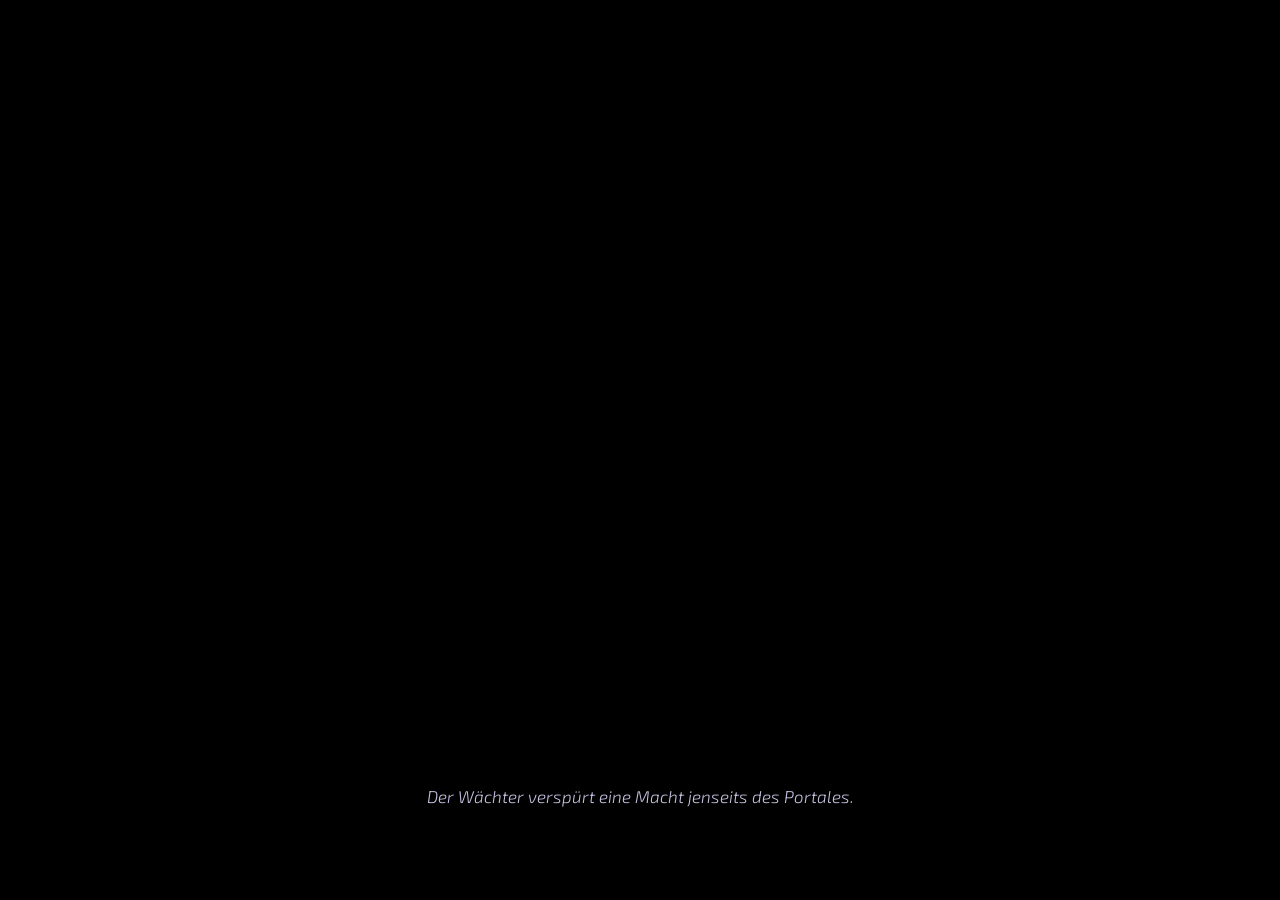
<file: Scharkana - Alpha v0.1.20a/Assets/portal_cutscene.html>
<!DOCTYPE html>
<html lang="de">
<head>
  <meta charset="UTF-8">
  <meta name="viewport" content="width=device-width, initial-scale=1">
  <title>Scharkana – Das Portal</title>
  <link href="https://fonts.googleapis.com/css2?family=Exo+2:ital,wght@0,300;0,400;0,700;1,300;1,400&display=swap" rel="stylesheet">
  <style>
    *, *::before, *::after { margin: 0; padding: 0; box-sizing: border-box; }
    html, body { width: 100%; height: 100%; background: #000; overflow: hidden; }
    canvas { position: fixed; top: 0; left: 0; width: 100%; height: 100%; display: block; }
    #subtitle {
      position: fixed; bottom: 88px; left: 50%;
      transform: translateX(-50%);
      width: min(740px, 88vw); text-align: center;
      font-family: 'Exo 2', sans-serif;
      pointer-events: none; user-select: none;
    }
    .sub-narrator {
      display: block; font-style: italic; font-weight: 300;
      font-size: clamp(14px, 1.6vw, 17px); color: #c8c0e0; line-height: 1.8;
      text-shadow: 0 1px 10px #000, 0 0 28px rgba(60,20,120,.5);
    }
    .sub-speech {
      display: block; font-weight: 400;
      font-size: clamp(15px, 1.8vw, 20px); color: #f0eaff; line-height: 1.8;
      text-shadow: 0 1px 10px #000, 0 0 28px rgba(80,40,160,.6);
    }
    .sub-action {
      display: block; font-style: italic; font-weight: 300;
      font-size: clamp(13px, 1.4vw, 15px); color: #9080b0; line-height: 1.8; margin-top: 2px;
      text-shadow: 0 1px 10px #000;
    }
  </style>
</head>
<body>
<canvas id="c"></canvas>
<div id="subtitle"></div>
<script>
'use strict';

// ── Charakter-Daten (Farben & Bilder) ────────────────────────────────────
const CHARS = [
  { name: 'Tarrak Feuerfaust',  color: '#c0281a', colorLight: '#ff6644', img: '../Charakterbilder/Tarrak Feuerfaust.jpg',  spriteW: 20, spriteH: 27 },
  { name: 'Jana Frostwind',     color: '#1a55c0', colorLight: '#66aaff', img: '../Charakterbilder/Jana Frostwind.jpg',     spriteW: 20, spriteH: 27 },
  { name: 'Nadoris Waldgeist',  color: '#1a7a28', colorLight: '#55cc66', img: '../Charakterbilder/Nadoris Waldgeist.jpg',  spriteW: 20, spriteH: 27 },
  { name: 'Thorgrim Donneraxt', color: '#b08800', colorLight: '#ffdd44', img: '../Charakterbilder/Thorgrim Donneraxt.jpg', spriteW: 22, spriteH: 27 },
  { name: 'Morvina Aschegrund', color: '#7722cc', colorLight: '#bb77ff', img: '../Charakterbilder/Morvina Aschegrund.jpg', spriteW: 20, spriteH: 27 },
  { name: 'Illyria Mondlicht',  color: '#8899bb', colorLight: '#ddeeff', img: '../Charakterbilder/Illyria Mondlicht.jpg',  spriteW: 23, spriteH: 29 },
];

// ── URL-Parameter ─────────────────────────────────────────────────────────
const params      = new URLSearchParams(location.search);
const CIDX        = Math.max(0, Math.min(5, parseInt(params.get('charIdx') ?? '0')));
const CH          = CHARS[CIDX];
const WIN_COL     = CH.color;
const WIN_LITE    = CH.colorLight;
const WIN_NAME    = CH.name;
// players=0,1,2 → alle Mitspieler (inkl. Sieger); OTHER_IDXS = ohne Sieger
const _pRaw       = params.get('players') ?? String(CIDX);
const OTHER_IDXS  = _pRaw.split(',').map(s => parseInt(s.trim()))
                    .filter(i => !isNaN(i) && i >= 0 && i < CHARS.length && i !== CIDX);

// Charakter-PNG vorladen
const charImg = new Image();
charImg.src   = CH.img;

// ── Hex → rgba(r,g,b,a) Hilfsfunktion ───────────────────────────────────
function hexRgba(col, a) {
  const r = parseInt(col.slice(1,3),16);
  const g = parseInt(col.slice(3,5),16);
  const b = parseInt(col.slice(5,7),16);
  return `rgba(${r},${g},${b},${a})`;
}

// ── Canvas ────────────────────────────────────────────────────────────────
const canvas = document.getElementById('c');
const ctx    = canvas.getContext('2d');
const subEl  = document.getElementById('subtitle');

let W, H, hexes = null;
let i2done = false, i3done = false;
let animP = 0, frozen = false, running = true;
const HS = 46;   // Hex-Größe (identisch zum Hauptspiel)

function resize() {
  W = canvas.width  = window.innerWidth;
  H = canvas.height = window.innerHeight;
  hexes   = null;
  i2done  = false;
  i3done  = false;
  frozen  = false;
  animP   = 0;
}
window.addEventListener('resize', resize);
resize();

// ── Hex-Gitter aufbauen ───────────────────────────────────────────────────
function initHex() {
  const cx = W / 2, cy = H / 2;
  const hexW    = HS * Math.sqrt(3);
  const rowH    = HS * 1.5;
  const maxDist = Math.sqrt(cx * cx + cy * cy);
  hexes = [];
  const rows = Math.ceil(H / rowH) + 3;
  const cols = Math.ceil(W / hexW) + 3;
  for (let r = -rows; r <= rows; r++) {
    for (let q = -cols; q <= cols; q++) {
      const px = cx + hexW * q + (r & 1) * hexW / 2;
      const py = cy + rowH * r;
      if (px < -HS*2 || px > W+HS*2 || py < -HS*2 || py > H+HS*2) continue;
      const dx = px - cx, dy = py - cy;
      const nd = Math.min(1, Math.sqrt(dx*dx + dy*dy) / (maxDist * 0.88));
      const jitter = (Math.random() - 0.5) * 0.18;
      const activationT = Math.max(0, Math.min(0.8, (1 - nd) * 0.78 + jitter));
      hexes.push({
        px, py, nd, activationT,
        fillAlpha : 0.22 + nd * 0.65,
        angle     : Math.atan2(dy, dx),
        seed      : Math.random(),
        state     : 'normal',  // normal | flying | gone
        ox: 0, oy: 0, rot: 0, alf: 1,
        vx: 0, vy: 0, vr: 0,
        flyStart  : 0,
        restOx    : 0, restOy: 0,
      });
    }
  }
}

// ── Eine Hex-Zelle zeichnen ───────────────────────────────────────────────
function drawHexCell(h, alpha, ox, oy, rot, scl) {
  if (alpha < 0.005) return;
  ctx.save();
  ctx.globalAlpha = alpha;
  ctx.translate(h.px + ox, h.py + oy);
  if (rot)       ctx.rotate(rot);
  if (scl !== 1) ctx.scale(scl, scl);
  ctx.beginPath();
  for (let i = 0; i < 6; i++) {
    const a = Math.PI/3*i - Math.PI/6;
    const x = (HS - 1.5) * Math.cos(a);
    const y = (HS - 1.5) * Math.sin(a);
    i === 0 ? ctx.moveTo(x, y) : ctx.lineTo(x, y);
  }
  ctx.closePath();
  const l = Math.round(3 + h.nd * 9);
  ctx.fillStyle   = `hsl(265,45%,${l}%)`;
  ctx.fill();
  ctx.strokeStyle = `rgba(110,55,200,${0.25 * h.nd})`;
  ctx.lineWidth   = 0.8;
  ctx.stroke();
  ctx.restore();
}

// ── Hintergrundgradient ───────────────────────────────────────────────────
function drawBgGrad() {
  const cx = W/2, cy = H/2;
  const g = ctx.createRadialGradient(cx, cy, 100, cx, cy, 700);
  g.addColorStop(0, '#1e1040');
  g.addColorStop(1, '#0a0a1a');
  ctx.fillStyle = g;
  ctx.fillRect(0, 0, W, H);
}

// ── Portal-Phase: Hexe mit normaler animP-Steuerung ───────────────────────
function drawPortalHexes(p) {
  if (!hexes) initHex();
  const FS = 0.87;
  for (const h of hexes) {
    if (p < h.activationT) continue;
    const fi = Math.min(1, (p - h.activationT) / 0.045);
    const fo = p > FS ? Math.max(0, 1 - (p - FS) / (1 - FS)) : 1;
    drawHexCell(h, h.fillAlpha * fi * fo, 0, 0, 0, 1);
  }
}

// ── Impuls-Physik ─────────────────────────────────────────────────────────
function launchFlying(ndMin, ndMax, speedMult, t) {
  for (const h of hexes) {
    if (h.state !== 'normal') continue;
    if (h.nd < ndMin || h.nd >= ndMax) continue;
    const spd = speedMult * (0.5 + 0.8 * (1 - h.nd)) * (180 + h.seed * 160);
    const spr = (h.seed - 0.5) * 1.4;
    h.vx       = Math.cos(h.angle + spr) * spd;
    h.vy       = Math.sin(h.angle + spr) * spd - 70 * h.seed;
    h.vr       = (h.seed - 0.5) * 5.5;
    h.state    = 'flying';
    h.flyStart = t;
    h.alf      = 1;
  }
}

// Rand-Hexe dauerhaft nach außen verschieben (Türeffekt)
function pushEdge() {
  for (const h of hexes) {
    if (h.state !== 'normal') continue;
    if (h.nd < 0.48 || h.nd >= 0.74) continue;
    const pushAmt = (0.74 - h.nd) / 0.26 * 80;
    // Seitliche Türhälften (links/rechts) öffnen stärker
    const sideFactor = 1 + Math.abs(Math.cos(h.angle)) * 0.5;
    h.restOx = Math.cos(h.angle) * pushAmt * sideFactor;
    h.restOy = Math.sin(h.angle) * pushAmt;
  }
}

// ── Break-Phase: Physik-Update + Zeichnen ────────────────────────────────
function drawBreakingHexes(t, dt) {
  if (!hexes) return;

  // Impuls 2 auslösen
  if (t >= T_I2 && !i2done) {
    launchFlying(0, 0.30, 1.25, t);
    i2done = true;
  }
  // Impuls 3 auslösen
  if (t >= T_I3 && !i3done) {
    launchFlying(0.30, 0.52, 1.0, t);
    pushEdge();
    i3done = true;
  }

  // Physik
  for (const h of hexes) {
    if (h.state !== 'flying') continue;
    h.ox  += h.vx * dt;
    h.oy  += h.vy * dt;
    h.vy  += 270 * dt;
    h.vx  *= Math.pow(0.96, dt * 60);
    h.rot += h.vr * dt;
    h.alf  = Math.max(0, 1 - (t - h.flyStart) / 2.4);
    if (h.alf <= 0.005) h.state = 'gone';
  }

  // Zeichnen
  for (const h of hexes) {
    if (h.state === 'gone') continue;

    if (h.state === 'flying') {
      drawHexCell(h, h.fillAlpha * h.alf, h.ox, h.oy, h.rot, 1);
      continue;
    }

    // Normale Hexe – Impuls-Effekte
    let ox = 0, oy = 0, scl = 1;

    // Impuls 1: Push nach vorne + Wackeln
    if (t >= T_I1 && t < T_I1 + I1_DUR) {
      const tN  = (t - T_I1) / I1_DUR;
      const push = (1 - Math.min(h.nd, 0.9)) * 0.15 * Math.sin(Math.PI * tN);
      scl = 1 + push;
      const wob = (1 - Math.min(h.nd / 0.65, 1)) * 4.5;
      ox += wob * Math.sin(t * 14 + h.seed * 18);
      oy += wob * Math.cos(t * 11 + h.seed * 22);
    }

    // Nach Impuls 1: Innen-Hexe driften langsam aus dem Raster (sehen wackelig aus)
    if (t >= T_I1 && t < T_I2 && h.nd < 0.32) {
      const tN   = (t - T_I1) / (T_I2 - T_I1);
      const drift = tN * 11 * h.seed;
      ox += Math.cos(h.angle + h.seed * 4.2) * drift;
      oy += Math.sin(h.angle + h.seed * 3.7) * drift;
    }

    // Impuls 2: Starkes Beben für übrige Hexe
    if (t >= T_I2 && t < T_I2 + I2_DUR) {
      const tN  = (t - T_I2) / I2_DUR;
      const wob = (1 - Math.min(h.nd, 1)) * 6 * Math.max(0, 1 - tN * 1.6);
      ox += wob * Math.sin(t * 18 + h.seed * 12);
      oy += wob * Math.cos(t * 15 + h.seed * 25);
    }

    // Rest-Position nach Impuls 3 interpolieren
    if (t >= T_I3 && (h.restOx !== 0 || h.restOy !== 0)) {
      const ease = 1 - Math.pow(Math.max(0, 1 - (t - T_I3) / 0.65), 3);
      ox = h.restOx * ease;
      oy = h.restOy * ease;
    }

    drawHexCell(h, h.fillAlpha, ox, oy, 0, scl);
  }
}

// ── Risse mit Leuchtstreifen (zwischen Impuls 1 und 2) ───────────────────
function drawCrackStrokes(prog) {
  if (!hexes) return;
  for (const h of hexes) {
    if (h.nd >= 0.38 || h.state !== 'normal') continue;
    const intensity = prog * (1 - h.nd / 0.38) * (0.3 + 0.7 * h.seed);
    ctx.save();
    ctx.globalAlpha = intensity;
    ctx.translate(h.px, h.py);
    ctx.beginPath();
    for (let i = 0; i < 6; i++) {
      const a = Math.PI/3*i - Math.PI/6;
      i === 0 ? ctx.moveTo((HS-1.5)*Math.cos(a), (HS-1.5)*Math.sin(a))
              : ctx.lineTo((HS-1.5)*Math.cos(a), (HS-1.5)*Math.sin(a));
    }
    ctx.closePath();
    ctx.strokeStyle = WIN_LITE;
    ctx.lineWidth   = 1.2 + prog * 1.5;
    ctx.shadowColor = WIN_COL;
    ctx.shadowBlur  = 12;
    ctx.stroke();
    ctx.restore();
  }
}

// ── Zentrales Leuchten (durch das Portal-Loch) ────────────────────────────
function drawCenterGlow(alpha, radius) {
  if (alpha <= 0.002) return;
  const cx = W/2, cy = H/2;
  const r  = radius ?? Math.min(W, H) * 0.38;
  const g  = ctx.createRadialGradient(cx, cy, 0, cx, cy, r);
  g.addColorStop(0,   hexRgba(WIN_COL, alpha));
  g.addColorStop(0.35, hexRgba(WIN_COL, alpha * 0.55));
  g.addColorStop(1,   hexRgba(WIN_COL, 0));
  ctx.fillStyle = g;
  ctx.fillRect(0, 0, W, H);
}

// ── Vollbild-Flash ────────────────────────────────────────────────────────
function drawFlash(alpha) {
  if (alpha <= 0.002) return;
  ctx.fillStyle = hexRgba(WIN_COL, alpha * 0.7);
  ctx.fillRect(0, 0, W, H);
  // Weißer Kern
  ctx.fillStyle = `rgba(255,255,255,${alpha * 0.35})`;
  ctx.fillRect(0, 0, W, H);
}

// ── Charakter-Reveal (Finalzustand) ──────────────────────────────────────
function drawFinalState(t) {
  const cx = W/2, cy = H/2;
  const age      = t - T_FINAL;
  const revealA  = Math.min(1, age / 0.9);
  const holeR    = Math.min(W, H) * 0.30;
  // Tiefes Leuchten im Loch – pulsierend
  const pulse = 0.88 + 0.12 * Math.sin(t * 2.2);
  drawCenterGlow(revealA * pulse, holeR * 2.0);

  // Glühender Leuchtring am Lochrand
  if (revealA > 0.2) {
    const ringA = Math.min(1, (revealA - 0.2) / 0.5);
    ctx.save();
    ctx.globalAlpha = ringA * 0.75 * pulse;
    const ringG = ctx.createRadialGradient(cx, cy, holeR * 0.82, cx, cy, holeR * 1.18);
    ringG.addColorStop(0,    hexRgba(WIN_COL,  0));
    ringG.addColorStop(0.45, hexRgba(WIN_LITE, 0.9));
    ringG.addColorStop(0.55, hexRgba(WIN_LITE, 0.9));
    ringG.addColorStop(1,    hexRgba(WIN_COL,  0));
    ctx.fillStyle = ringG;
    ctx.beginPath();
    ctx.arc(cx, cy, holeR * 1.25, 0, Math.PI * 2);
    ctx.arc(cx, cy, holeR * 0.75, 0, Math.PI * 2, true);
    ctx.fill();
    ctx.restore();
  }

  // Charakter-Bild
  const imgA = Math.min(1, age / 1.3);
  if (imgA > 0.01 && charImg.complete && charImg.naturalWidth > 0) {
    const imgH = holeR * 2.1;
    const imgW = imgH * (charImg.naturalWidth / charImg.naturalHeight);
    ctx.save();
    ctx.globalAlpha = imgA;
    ctx.beginPath();
    ctx.arc(cx, cy, holeR * 0.97, 0, Math.PI * 2);
    ctx.clip();
    ctx.shadowColor = WIN_LITE;
    ctx.shadowBlur  = 65;
    ctx.drawImage(charImg, cx - imgW / 2, cy - imgH * 0.52, imgW, imgH);
    ctx.restore();
  }

  // Gewinner-Name
  const nameA = Math.min(1, Math.max(0, (age - 1.0) / 0.9));
  if (nameA > 0.01) {
    ctx.save();
    ctx.globalAlpha  = nameA;
    ctx.textAlign    = 'center';
    ctx.textBaseline = 'top';
    ctx.font         = `bold 30px "Exo 2",sans-serif`;
    ctx.fillStyle    = WIN_LITE;
    ctx.shadowColor  = WIN_COL;
    ctx.shadowBlur   = 28;
    ctx.fillText('⚑  ' + WIN_NAME, cx, cy + holeR * 1.10);
    ctx.restore();
  }
}

// ── Mitspieler-Namen ─────────────────────────────────────────────────────
function drawOtherPlayers(t) {
  if (!OTHER_IDXS.length) return;
  const age     = t - T_OTHERS;
  const fadeIn  = Math.min(1, age / 1.2);
  const fadeOut = t > T_CLOSE - 1.2 ? Math.max(0, 1 - (t - (T_CLOSE - 1.2)) / 1.2) : 1;
  const alpha   = fadeIn * fadeOut;
  if (alpha < 0.005) return;

  const cx = W/2, cy = H/2;
  const lineH  = 30;
  const startY = cy - (OTHER_IDXS.length * lineH) / 2;

  ctx.save();
  ctx.globalAlpha  = alpha * 0.5;
  ctx.textAlign    = 'center';
  ctx.textBaseline = 'bottom';
  ctx.font         = `300 italic 13px "Exo 2",sans-serif`;
  ctx.fillStyle    = '#888';
  ctx.fillText('— Mitgespielt —', cx, startY - 14);
  ctx.restore();

  OTHER_IDXS.forEach((idx, i) => {
    const ch     = CHARS[idx];
    const delay  = 0.25 + i * 0.18;
    const nAlpha = alpha * Math.min(1, Math.max(0, (age - delay) / 0.5));
    if (nAlpha < 0.005) return;
    ctx.save();
    ctx.globalAlpha  = nAlpha;
    ctx.textAlign    = 'center';
    ctx.textBaseline = 'middle';
    ctx.font         = `400 16px "Exo 2",sans-serif`;
    ctx.fillStyle    = '#b0a8c0';
    ctx.shadowColor  = ch.color;
    ctx.shadowBlur   = 6;
    ctx.fillText(ch.name, cx, startY + i * lineH + lineH / 2);
    ctx.restore();
  });
}

// ── Portal schließt sich (Hexe füllen wieder auf) ────────────────────────
function drawClosingPortal(t) {
  if (!hexes) return;
  const elapsed = t - T_CLOSE;
  const CLOSE_D = 5.0;
  for (const h of hexes) {
    const delay = h.seed * CLOSE_D * 0.85;
    if (elapsed < delay) continue;
    const fi = Math.min(1, (elapsed - delay) / 0.4);
    drawHexCell(h, h.fillAlpha * fi, 0, 0, 0, 1);
  }
}

// ── Zeitplan (Sekunden) ───────────────────────────────────────────────────
const T_PORTAL  = 10.5;
const PORTAL_D  =  4.5;
const HEX_CYC   = 10000;
const FREEZE_P  =  0.82;
const T_I1      = 20.0;
const I1_DUR    =  2.5;
const T_I2      = 23.5;
const I2_DUR    =  3.0;
const T_I3      = 27.2;
const FLASH_D   =  3.1;
const T_FINAL   = 30.5;
const T_END     = T_FINAL + 8.0;

// ── Untertitel ────────────────────────────────────────────────────────────
const SCENE = [
  [ 0.5,  4.0, '<span class="sub-narrator">Der Wächter verspürt eine Macht jenseits des Portales.</span>' ],
  [ 5.2,  9.0, '<span class="sub-speech">»Wie… wie kann das sein?«</span><br><span class="sub-action">— sagt er verwundert und tritt näher ans Portal.</span>' ],
  [ T_FINAL + 0.6, T_FINAL + 4.5,
    `<span class="sub-action">Der Wächter sagt:</span><br><span class="sub-speech">»${WIN_NAME} hat sich als würdig erwiesen!«</span>` ],
];
const SUB_FADE = 0.6;

function drawSubtitles(t) {
  let html = '', op = 0;
  for (const [tIn, tOut, h] of SCENE) {
    if (t < tIn - SUB_FADE || t > tOut + SUB_FADE) continue;
    let a;
    if      (t < tIn)  a = (t - (tIn - SUB_FADE)) / SUB_FADE;
    else if (t <= tOut) a = 1;
    else               a = 1 - (t - tOut) / SUB_FADE;
    html = h; op = Math.max(0, Math.min(1, a)); break;
  }
  if (html && subEl.innerHTML !== html) subEl.innerHTML = html;
  subEl.style.opacity = html ? op.toFixed(4) : '0';
}


// ── Haupt-Loop ────────────────────────────────────────────────────────────
let startTime = null, lastNow = null;

function frame(now) {
  if (!running) return;
  if (!startTime) startTime = now;
  const t  = (now - startTime) / 1000;
  const dt = lastNow ? Math.min(0.05, (now - lastNow) / 1000) : 0.016;
  lastNow  = now;

  // ── Portal-Phase ─────────────────────────────────────────────────────
  if (t < T_I1) {
    drawBgGrad();
    if (t >= T_PORTAL) {
      if (!frozen) {
        const el = now - (startTime + T_PORTAL * 1000);
        animP = Math.min(FREEZE_P, el / HEX_CYC);
        if (animP >= FREEZE_P) { frozen = true; animP = FREEZE_P; }
      }
      if (!hexes) initHex();
      drawPortalHexes(animP);
    }
    // Schwarzer Vorhang
    let bA = 1;
    if (t >= T_PORTAL) bA = Math.max(0, 1 - (t - T_PORTAL) / PORTAL_D);
    if (bA > 0.001) { ctx.fillStyle = `rgba(0,0,0,${bA.toFixed(4)})`; ctx.fillRect(0, 0, W, H); }

  // ── Break-Phase ───────────────────────────────────────────────────────
  } else {
    if (!hexes) initHex();
    drawBgGrad();

    // Risse leuchten (nach Impuls 1, vor Impuls 2)
    if (t >= T_I1 + 1.0 && t < T_I2) {
      const prog = Math.min(1, (t - (T_I1 + 1.0)) / (T_I2 - T_I1 - 1.0));
      drawCenterGlow(prog * 0.20, Math.min(W, H) * 0.16);
    }

    // Leuchten durch Lücken – sofort wenn Hexe wegfliegen (ab Impuls 2)
    if (t >= T_I2) {
      const gA = Math.min(1, (t - T_I2) / 0.12) * (t < T_I3 ? 0.5 : 0.90);
      drawCenterGlow(gA);
    }

    drawBreakingHexes(t, dt);

    // Risstriche über Hexe (nach Impuls 1, vor Impuls 2)
    if (t >= T_I1 + 1.0 && t < T_I2) {
      const prog = Math.min(1, (t - (T_I1 + 1.0)) / (T_I2 - T_I1 - 1.0));
      drawCrackStrokes(prog);
    }

    // Flash bei Impuls 3: 0.3s hoch → 2s hell → 0.8s runter
    if (t >= T_I3 && t < T_I3 + FLASH_D) {
      const tN = (t - T_I3) / FLASH_D;
      const fA = tN < 0.10 ? tN / 0.10 : tN < 0.74 ? 1.0 : 1 - (tN - 0.74) / 0.26;
      drawFlash(Math.max(0, fA));
    }

  }

  // ── Finalzustand ─────────────────────────────────────────────────────
  if (t >= T_FINAL) drawFinalState(t);

  drawSubtitles(t);

  if (t < T_END) {
    requestAnimationFrame(frame);
  } else {
    running = false;
    // Canvas bleibt sichtbar
  }
}

requestAnimationFrame(frame);
</script>
</body>
</html>
</file>
<file: style.css>
/* ── Reset & Basis ──────────────────────────────────────────────── */
*, *::before, *::after { margin: 0; padding: 0; box-sizing: border-box; }

:root {
  --bg:           #14161a;
  --bg-panel:     #1c2028;
  --bg-card:      #20252f;
  --bg-card-2:    #252b36;
  --border:       #2a3040;
  --border-light: #3a4458;
  --text:         #f0f2f6;
  --text-muted:   #d8dce8;
  --text-dim:     #3a4050;
  --accent:       #7a8ab0;
  --accent-glow:  #9baacc;
  --gold:         #c8a42a;
  --gold-dim:     #5a4510;
  --gold-bg:      #1e1808;
  --fire:    #c0281a; --fire-l:   #ff6644;
  --ice:     #1a55c0; --ice-l:    #66aaff;
  --nature:  #1a7a28; --nature-l: #55cc66;
  --thunder: #b08800; --thunder-l:#ffdd44;
  --dark:    #7722cc; --dark-l:   #bb77ff;
  --light:   #8899bb; --light-l:  #ddeeff;
}

html { scroll-behavior: smooth; }

body {
  background: var(--bg);
  color: var(--text);
  font-family: "Exo 2", sans-serif;
  font-size: 16px;
  line-height: 1.75;
  min-height: 100vh;
}

/* Dot-Grid Hintergrund */
body::before {
  content: '';
  position: fixed; inset: 0;
  background-image: radial-gradient(circle, #2a3040 1px, transparent 1px);
  background-size: 28px 28px;
  opacity: 0.45;
  pointer-events: none;
  z-index: 0;
}

/* ── Wrapper ────────────────────────────────────────────────────── */
.page-wrap {
  position: relative; z-index: 1;
  max-width: 1100px;
  margin: 0 auto;
  padding: 0 28px;
}

/* ── Navigation ─────────────────────────────────────────────────── */
nav {
  position: sticky; top: 0; z-index: 200;
  background: rgba(20, 22, 26, 0.95);
  backdrop-filter: blur(10px);
  border-bottom: 1px solid var(--border);
}
.nav-inner {
  max-width: 1100px; margin: 0 auto;
  padding: 0 28px;
  display: flex; align-items: stretch; gap: 0;
}
.nav-logo {
  display: flex; flex-direction: column; justify-content: center;
  padding: 12px 24px 12px 0;
  margin-right: 8px;
  border-right: 1px solid var(--border);
}
.nav-logo-title {
  font-size: 1rem; font-weight: 900;
  color: var(--gold); letter-spacing: 0.1em; text-transform: uppercase;
  line-height: 1;
}
.nav-logo-sub {
  font-size: 0.65rem; color: var(--text-muted);
  letter-spacing: 0.12em; text-transform: uppercase;
  margin-top: 3px;
}
.nav-btn {
  background: none; border: none;
  color: #6b7590;
  font-family: inherit; font-size: 0.8rem;
  font-weight: 700; letter-spacing: 0.07em;
  text-transform: uppercase;
  padding: 0 14px; height: 52px;
  cursor: pointer;
  position: relative;
  transition: color .18s;
  white-space: nowrap;
  text-decoration: none;
  display: inline-flex; align-items: center;
}
.nav-btn::after {
  content: '';
  position: absolute; bottom: 0; left: 8px; right: 8px;
  height: 2px; background: var(--gold);
  transform: scaleX(0);
  transition: transform .18s;
}
.nav-btn:hover { color: var(--text); }
.nav-btn.active { color: var(--gold); }
.nav-btn.active::after { transform: scaleX(1); }
.nav-play {
  margin-left: auto; align-self: center;
  background: var(--gold); color: #0e0c04;
  font-family: inherit; font-size: 0.75rem; font-weight: 700;
  letter-spacing: 0.1em; text-transform: uppercase;
  padding: 8px 18px; border: none; cursor: pointer;
  text-decoration: none;
  transition: background .18s;
  white-space: nowrap;
}
.nav-play:hover { background: #e8c040; }

/* ── Sections ───────────────────────────────────────────────────── */
.section { display: none; padding: 56px 0 96px; }
.section.active { display: block; }

/* ── Typografie ─────────────────────────────────────────────────── */
h1 {
  font-size: clamp(2rem, 5vw, 3.4rem);
  font-weight: 900; line-height: 1.1; color: #fff;
  letter-spacing: -0.02em;
}
h1 .eyebrow {
  display: block;
  font-size: .36em; font-weight: 400;
  color: var(--text-muted); letter-spacing: 0.18em;
  text-transform: uppercase; margin-bottom: 8px;
}
h2 {
  font-size: 0.72rem; font-weight: 700;
  color: var(--gold); letter-spacing: 0.2em;
  text-transform: uppercase;
  margin-bottom: 32px;
  display: flex; align-items: center; gap: 10px;
}
h2::after {
  content: ''; flex: 1;
  height: 1px; background: var(--border);
}
h3 { font-size: 1rem; font-weight: 700; color: #fff; margin-bottom: 8px; }
p { color: var(--text); margin-bottom: 14px; }
p:last-child { margin-bottom: 0; }
ul { padding-left: 20px; }
li { color: var(--text); margin-bottom: 5px; }
strong { color: #fff; font-weight: 700; }
em { color: var(--text-muted); font-style: italic; }

hr.divider {
  border: none; border-top: 1px solid var(--border);
  margin: 48px 0;
}

/* ── Buttons ────────────────────────────────────────────────────── */
.btn {
  display: inline-block;
  font-family: inherit; font-size: 0.82rem;
  font-weight: 700; letter-spacing: 0.1em;
  text-transform: uppercase;
  padding: 11px 26px;
  cursor: pointer; text-decoration: none;
  transition: .18s;
}
.btn-primary { background: var(--gold); color: #0e0c04; border: none; }
.btn-primary:hover { background: #e8c040; }
.btn-outline { background: transparent; color: var(--text-muted); border: 1px solid var(--border-light); }
.btn-outline:hover { color: var(--text); border-color: var(--accent); }
.btn-download,
a.btn-download { background: #2a6e3f; color: #d4f0df !important; border: 1px solid #3d9e5c; text-decoration: none; }
.btn-download:hover,
a.btn-download:hover { background: #34894e; border-color: #4db870; }

/* ── Infobox ────────────────────────────────────────────────────── */
.infobox {
  background: var(--bg-card); border: 1px solid var(--border);
  padding: 20px 24px; margin-bottom: 12px;
}
.infobox.gold  { border-left: 3px solid var(--gold); }
.infobox.blue  { border-left: 3px solid var(--ice-l); }
.infobox.dim   { border-left: 3px solid var(--border-light); }

/* ══════════════════════════════════════════════════════════════════
   WILLKOMMEN
══════════════════════════════════════════════════════════════════ */

/* Hero */
.hero { padding: 60px 0 52px; border-bottom: 1px solid var(--border); margin-bottom: 56px; }
.hero-badge {
  display: inline-block;
  font-size: 0.68rem; font-weight: 700; letter-spacing: 0.18em;
  text-transform: uppercase;
  color: var(--gold); background: var(--gold-bg);
  border: 1px solid var(--gold-dim);
  padding: 4px 12px; margin-bottom: 22px;
}
.hero p { font-size: 1.05rem; color: var(--text-muted); max-width: 600px; margin-bottom: 32px; }
.hero-btns { display: flex; gap: 12px; flex-wrap: wrap; width: 100%; }
.hero-btns .btn { flex: 1; text-align: center; min-width: 160px; }

/* Feature-Grid */
.feature-grid {
  display: grid;
  grid-template-columns: repeat(auto-fill, minmax(200px, 1fr));
  gap: 12px; margin-top: 16px;
}
.feature-card {
  background: var(--bg-card); border: 1px solid var(--border);
  padding: 22px 18px;
  transition: border-color .18s, background .18s;
}
.feature-card:hover { background: var(--bg-card-2); border-color: var(--border-light); }
.feature-card .f-icon { font-size: 1.5rem; margin-bottom: 10px; display: block; }
.feature-card h3 { font-size: 0.92rem; margin-bottom: 6px; }
.feature-card p { font-size: 0.84rem; color: var(--text-muted); max-width: none; margin: 0; }

/* Story */
.story-block {
  background: var(--bg-card); border: 1px solid var(--border);
  border-left: 3px solid var(--border-light);
  padding: 32px 36px;
}
.story-block p { color: var(--text-muted); font-size: 0.95rem; }
.story-quote {
  font-size: 1.05rem; font-style: italic; color: var(--text);
  border-left: 2px solid var(--gold-dim);
  padding: 10px 0 10px 18px; margin: 24px 0;
}
.story-names {
  display: grid;
  grid-template-columns: repeat(auto-fill, minmax(240px, 1fr));
  gap: 8px; margin: 20px 0;
}
.story-name-item {
  background: var(--bg-panel); border: 1px solid var(--border);
  padding: 8px 14px; font-size: 0.88rem; color: var(--text-muted);
}
.story-name-item strong { color: var(--text); }

/* ══════════════════════════════════════════════════════════════════
   REGELWERK
══════════════════════════════════════════════════════════════════ */

.regel-layout {
  display: grid;
  grid-template-columns: 220px 1fr;
  gap: 40px; align-items: start;
}
.regel-toc {
  position: sticky; top: 70px;
  background: var(--bg-card); border: 1px solid var(--border);
  padding: 20px;
}
.regel-toc-title {
  font-size: 0.68rem; font-weight: 700;
  letter-spacing: 0.16em; text-transform: uppercase;
  color: var(--text-muted); margin-bottom: 12px;
}
.regel-toc a {
  display: block; color: var(--text-muted);
  font-size: 0.82rem; text-decoration: none;
  padding: 5px 0; border-bottom: 1px solid var(--border);
  transition: color .15s;
}
.regel-toc a:last-child { border-bottom: none; }
.regel-toc a:hover { color: var(--gold); }

.regel-content { min-width: 0; }
.regel-section { margin-bottom: 40px; scroll-margin-top: 80px; }
.regel-section-title {
  font-size: 0.7rem; font-weight: 700;
  color: var(--gold); letter-spacing: 0.2em;
  text-transform: uppercase;
  padding-bottom: 10px; margin-bottom: 20px;
  border-bottom: 1px solid var(--border);
}

.regel-block {
  background: var(--bg-card); border: 1px solid var(--border);
  padding: 22px 24px; margin-bottom: 10px;
}
.regel-block h3 {
  font-size: 0.88rem; font-weight: 700;
  color: var(--accent-glow);
  letter-spacing: 0.06em; text-transform: uppercase;
  margin-bottom: 12px;
}
.regel-block p, .regel-block li { font-size: 0.9rem; color: var(--text); max-width: none; }
.regel-block li { margin-bottom: 6px; }

/* Einheiten-Tabelle */
.unit-table { width: 100%; border-collapse: collapse; font-size: 0.88rem; }
.unit-table th {
  text-align: left; padding: 8px 12px;
  background: var(--bg-panel); color: var(--text-muted);
  font-size: 0.72rem; font-weight: 700;
  letter-spacing: 0.1em; text-transform: uppercase;
  border-bottom: 1px solid var(--border);
}
.unit-table td { padding: 10px 12px; border-bottom: 1px solid var(--border); vertical-align: top; }
.unit-table tr:last-child td { border-bottom: none; }
.unit-table tr:hover td { background: var(--bg-card-2); }

/* Kampf-Matrix */
.fight-row {
  display: grid; grid-template-columns: 1fr auto 1fr;
  align-items: center; gap: 12px;
  background: var(--bg-card); border: 1px solid var(--border);
  padding: 12px 16px; margin-bottom: 6px; font-size: 0.88rem;
}
.fight-row .attacker { color: var(--text-muted); }
.fight-row .vs { color: var(--text-dim); font-size: 0.75rem; font-weight: 700; letter-spacing: 0.1em; }
.fight-row .result { color: var(--text); font-style: italic; }

/* MP-Leiste */
.mp-bar { display: flex; flex-direction: column; gap: 4px; }
.mp-row { display: flex; align-items: center; gap: 12px; font-size: 0.86rem; }
.mp-color {
  width: 14px; height: 14px; border-radius: 2px; flex-shrink: 0;
}

/* Steuerung */
.key-table { font-size: 0.88rem; }
.key-table tr td:first-child {
  color: var(--text-muted); white-space: nowrap;
  padding-right: 16px; padding-bottom: 8px;
}
.key {
  display: inline-block;
  background: var(--bg-panel); border: 1px solid var(--border-light);
  color: var(--accent-glow); font-size: 0.78rem; font-weight: 700;
  padding: 2px 7px; margin-right: 3px;
}

/* Tipps */
.tip-list { display: flex; flex-direction: column; gap: 8px; }
.tip-item {
  display: flex; gap: 14px; align-items: flex-start;
  background: var(--bg-card); border: 1px solid var(--border);
  padding: 14px 18px; font-size: 0.88rem;
}
.tip-num {
  font-size: 0.72rem; font-weight: 900; color: var(--gold);
  background: var(--gold-bg); border: 1px solid var(--gold-dim);
  min-width: 26px; height: 26px;
  display: flex; align-items: center; justify-content: center;
  flex-shrink: 0; margin-top: 1px;
}

/* ══════════════════════════════════════════════════════════════════
   CHARAKTERE
══════════════════════════════════════════════════════════════════ */

.char-grid {
  display: grid;
  grid-template-columns: repeat(auto-fill, minmax(320px, 1fr));
  gap: 14px;
}
.char-card {
  background: var(--bg-card); border: 1px solid var(--border);
  border-top: 3px solid var(--c, var(--border));
  padding: 24px 24px 20px;
  transition: background .18s;
}
.char-card:hover { background: var(--bg-card-2); }

.char-img-wrap {
  width: 100%; height: 220px;
  background: var(--bg-panel);
  border-bottom: 1px solid var(--border);
  margin: -24px -24px 20px -24px;
  width: calc(100% + 48px);
  overflow: hidden;
  display: flex; align-items: center; justify-content: center;
}
.char-img-wrap img {
  width: 100%; height: 100%;
  object-fit: contain;
  object-position: center top;
  filter: saturate(0.9);
  transition: transform .3s, filter .3s;
}
.char-card:hover .char-img-wrap img {
  transform: scale(1.03);
  filter: saturate(1.1);
}

.char-header { display: flex; justify-content: space-between; align-items: flex-start; margin-bottom: 14px; }
.char-name { font-size: 1.1rem; font-weight: 900; color: #fff; line-height: 1.2; }
.char-element-badge {
  font-size: 0.68rem; font-weight: 700; letter-spacing: 0.1em;
  text-transform: uppercase; color: var(--c); white-space: nowrap; margin-top: 2px;
}
.char-race-tag {
  font-size: 0.68rem; font-weight: 700; letter-spacing: 0.1em;
  text-transform: uppercase;
  color: var(--text-dim);
  background: var(--bg-panel); border: 1px solid var(--border);
  padding: 3px 8px; white-space: nowrap;
}
.char-origin { font-size: 0.82rem; color: var(--text-muted); margin-bottom: 10px; }
.char-traits { font-size: 0.8rem; color: var(--text-dim); font-style: italic; margin-bottom: 12px; }
.char-bio { font-size: 0.86rem; color: var(--text-muted); margin-bottom: 14px; max-width: none; }
.char-quote {
  font-size: 0.85rem; font-style: italic;
  color: var(--text-muted);
  border-left: 2px solid var(--border-light);
  padding: 8px 0 8px 12px;
}

/* ══════════════════════════════════════════════════════════════════
   CHANGELOG
══════════════════════════════════════════════════════════════════ */

.changelog-list { position: relative; }
.changelog-list::before {
  content: ''; position: absolute;
  left: 0; top: 8px; bottom: 0;
  width: 1px; background: var(--border);
}
.cl-entry {
  padding: 0 0 40px 32px;
  position: relative;
}
.cl-entry::before {
  content: '';
  position: absolute; left: -4px; top: 9px;
  width: 9px; height: 9px;
  background: var(--gold); border-radius: 50%;
  box-shadow: 0 0 0 2px var(--bg);
}
.cl-entry.old::before { background: var(--border-light); }
.cl-entry.planned::before { background: var(--accent-glow); border: 1px dashed var(--accent); }
.cl-entry.planned .cl-version { color: var(--accent-glow); font-size: 0.69rem; }
.cl-entry.planned h3 { color: #f0f2f6; font-size: 1.01rem; }
.cl-entry.planned li { color: #d8dce8; font-size: 0.89rem; }
.cl-entry.planned strong { color: #f0f2f6; font-weight: 700; }

.cl-section-label {
  font-size: 0.78rem; font-weight: 700; letter-spacing: 0.22em;
  text-transform: uppercase;
  padding: 7px 14px 7px 14px;
  margin: 0 0 24px 0;
  display: inline-flex; align-items: center; gap: 10px;
  position: relative;
  background: var(--bg-card);
  border: 1px dashed var(--border-light);
  color: var(--accent-glow);
}
.cl-section-label.label-released {
  color: var(--gold);
  border-style: solid;
  border-color: var(--gold-dim);
  background: var(--gold-bg);
  margin-top: 32px;
}
.cl-version {
  font-size: 0.68rem; font-weight: 700; letter-spacing: 0.16em;
  text-transform: uppercase; color: var(--gold); margin-bottom: 4px;
}
.cl-entry.old .cl-version { color: var(--text-muted); }
.cl-entry h3 { font-size: 1rem; color: #fff; margin-bottom: 10px; }
.cl-tags { display: flex; gap: 6px; flex-wrap: wrap; margin-bottom: 12px; }
.tag {
  font-size: 0.66rem; font-weight: 700; letter-spacing: 0.08em;
  text-transform: uppercase; padding: 2px 8px; border: 1px solid;
}
.tag-new    { color: #55cc66; border-color: #1a4a22; background: #0d2010; }
.tag-fix    { color: #66aaff; border-color: #1a2e60; background: #0a1530; }
.tag-change { color: #ffdd44; border-color: #5a4510; background: #1e1808; }
.tag-wip    { color: var(--text-muted); border-color: var(--border); background: transparent; }
.cl-entry ul { list-style: none; padding: 0; }
.cl-entry li {
  font-size: 0.88rem; color: var(--text-muted);
  padding: 4px 0; border-bottom: 1px solid var(--border); display: flex; gap: 8px;
}
.cl-entry li:last-child { border-bottom: none; }
.cl-entry li::before { content: '·'; color: var(--text-dim); flex-shrink: 0; margin-top: 1px; }

/* ══════════════════════════════════════════════════════════════════
   ÜBER MICH
══════════════════════════════════════════════════════════════════ */

.about-layout {
  display: grid;
  grid-template-columns: 1fr 320px;
  gap: 32px; align-items: start;
}
.about-main {
  background: var(--bg-card); border: 1px solid var(--border);
  padding: 36px;
}
.about-avatar {
  width: 96px; height: 96px;
  border: 2px solid var(--border-light);
  margin-bottom: 20px;
  overflow: hidden;
  flex-shrink: 0;
}
.about-avatar img {
  width: 100%; height: 100%;
  object-fit: cover;
}
.about-main p { font-size: 0.92rem; max-width: none; color: var(--text); }
.about-sidebar { display: flex; flex-direction: column; gap: 12px; }
.about-info-card {
  background: var(--bg-card); border: 1px solid var(--border);
  padding: 20px;
}
.about-info-card h3 {
  font-size: 0.68rem; font-weight: 700; letter-spacing: 0.16em;
  text-transform: uppercase; color: var(--text-muted); margin-bottom: 12px;
}
.about-info-card p, .about-info-card li { font-size: 0.86rem; max-width: none; }

/* ══════════════════════════════════════════════════════════════════
   BUGREPORT
══════════════════════════════════════════════════════════════════ */

.bug-layout {
  display: grid;
  grid-template-columns: 1fr 280px;
  gap: 32px; align-items: start;
}
.bug-form {
  background: var(--bg-card); border: 1px solid var(--border);
  padding: 32px;
}
.form-group { margin-bottom: 20px; }
.form-group label {
  display: block; font-size: 0.72rem; font-weight: 700;
  letter-spacing: 0.12em; text-transform: uppercase;
  color: var(--text-muted); margin-bottom: 7px;
}
.form-group input,
.form-group select,
.form-group textarea {
  width: 100%; background: var(--bg-panel); border: 1px solid var(--border);
  color: var(--text); font-family: inherit; font-size: 0.9rem;
  padding: 10px 14px; outline: none;
  transition: border-color .18s;
}
.form-group input:focus,
.form-group select:focus,
.form-group textarea:focus { border-color: var(--accent); }
.form-group textarea { resize: vertical; min-height: 130px; }
.form-group select option { background: var(--bg-panel); }
.form-hint { font-size: 0.78rem; color: var(--text-dim); margin-top: 6px; }
.form-row { display: grid; grid-template-columns: 1fr 1fr; gap: 16px; }

.bug-info {
  display: flex; flex-direction: column; gap: 12px;
}
.bug-info-card {
  background: var(--bg-card); border: 1px solid var(--border);
  padding: 18px 20px;
}
.bug-info-card h3 {
  font-size: 0.68rem; font-weight: 700; letter-spacing: 0.14em;
  text-transform: uppercase; color: var(--text-muted); margin-bottom: 10px;
}
.bug-info-card p, .bug-info-card li { font-size: 0.84rem; max-width: none; }
.bug-info-card li { margin-bottom: 4px; }

/* ── Footer ─────────────────────────────────────────────────────── */
footer {
  border-top: 1px solid var(--border);
  position: relative; z-index: 1;
}
.footer-inner {
  max-width: 1100px; margin: 0 auto; padding: 22px 28px;
  display: flex; justify-content: space-between; align-items: center;
  gap: 16px; flex-wrap: wrap;
}
.footer-inner p { font-size: 0.78rem; color: var(--text-muted); margin: 0; max-width: none; }
.footer-version {
  font-size: 0.72rem; color: var(--text-muted);
  background: var(--bg-panel); border: 1px solid var(--border);
  padding: 3px 10px;
}

/* ── Responsive ─────────────────────────────────────────────────── */
@media (max-width: 820px) {
  .regel-layout  { grid-template-columns: 1fr; }
  .regel-toc     { position: static; display: none; }
  .about-layout  { grid-template-columns: 1fr; }
  .bug-layout    { grid-template-columns: 1fr; }
  .form-row      { grid-template-columns: 1fr; }
  .char-grid     { grid-template-columns: 1fr; }
}
@media (max-width: 640px) {
  .nav-logo-sub { display: none; }
  .nav-btn { padding: 0 10px; font-size: 0.72rem; }
}
</file>
